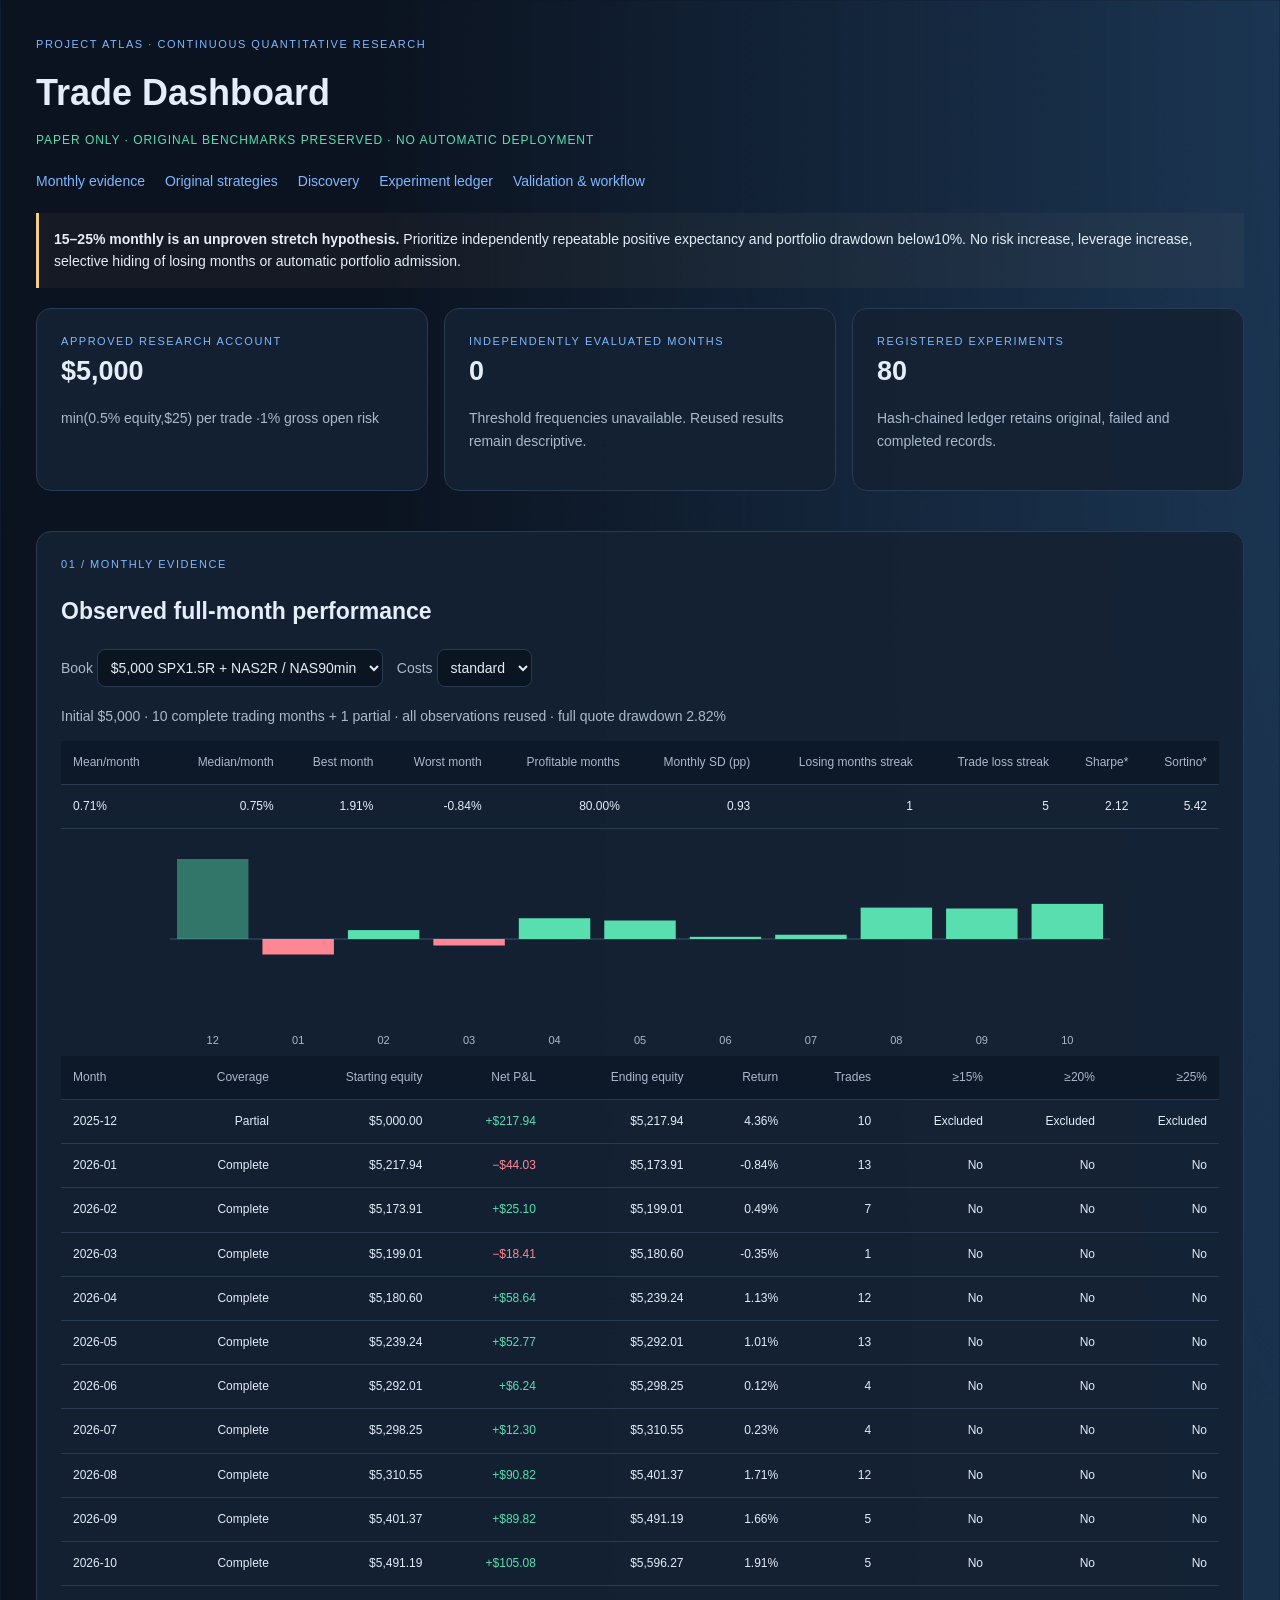
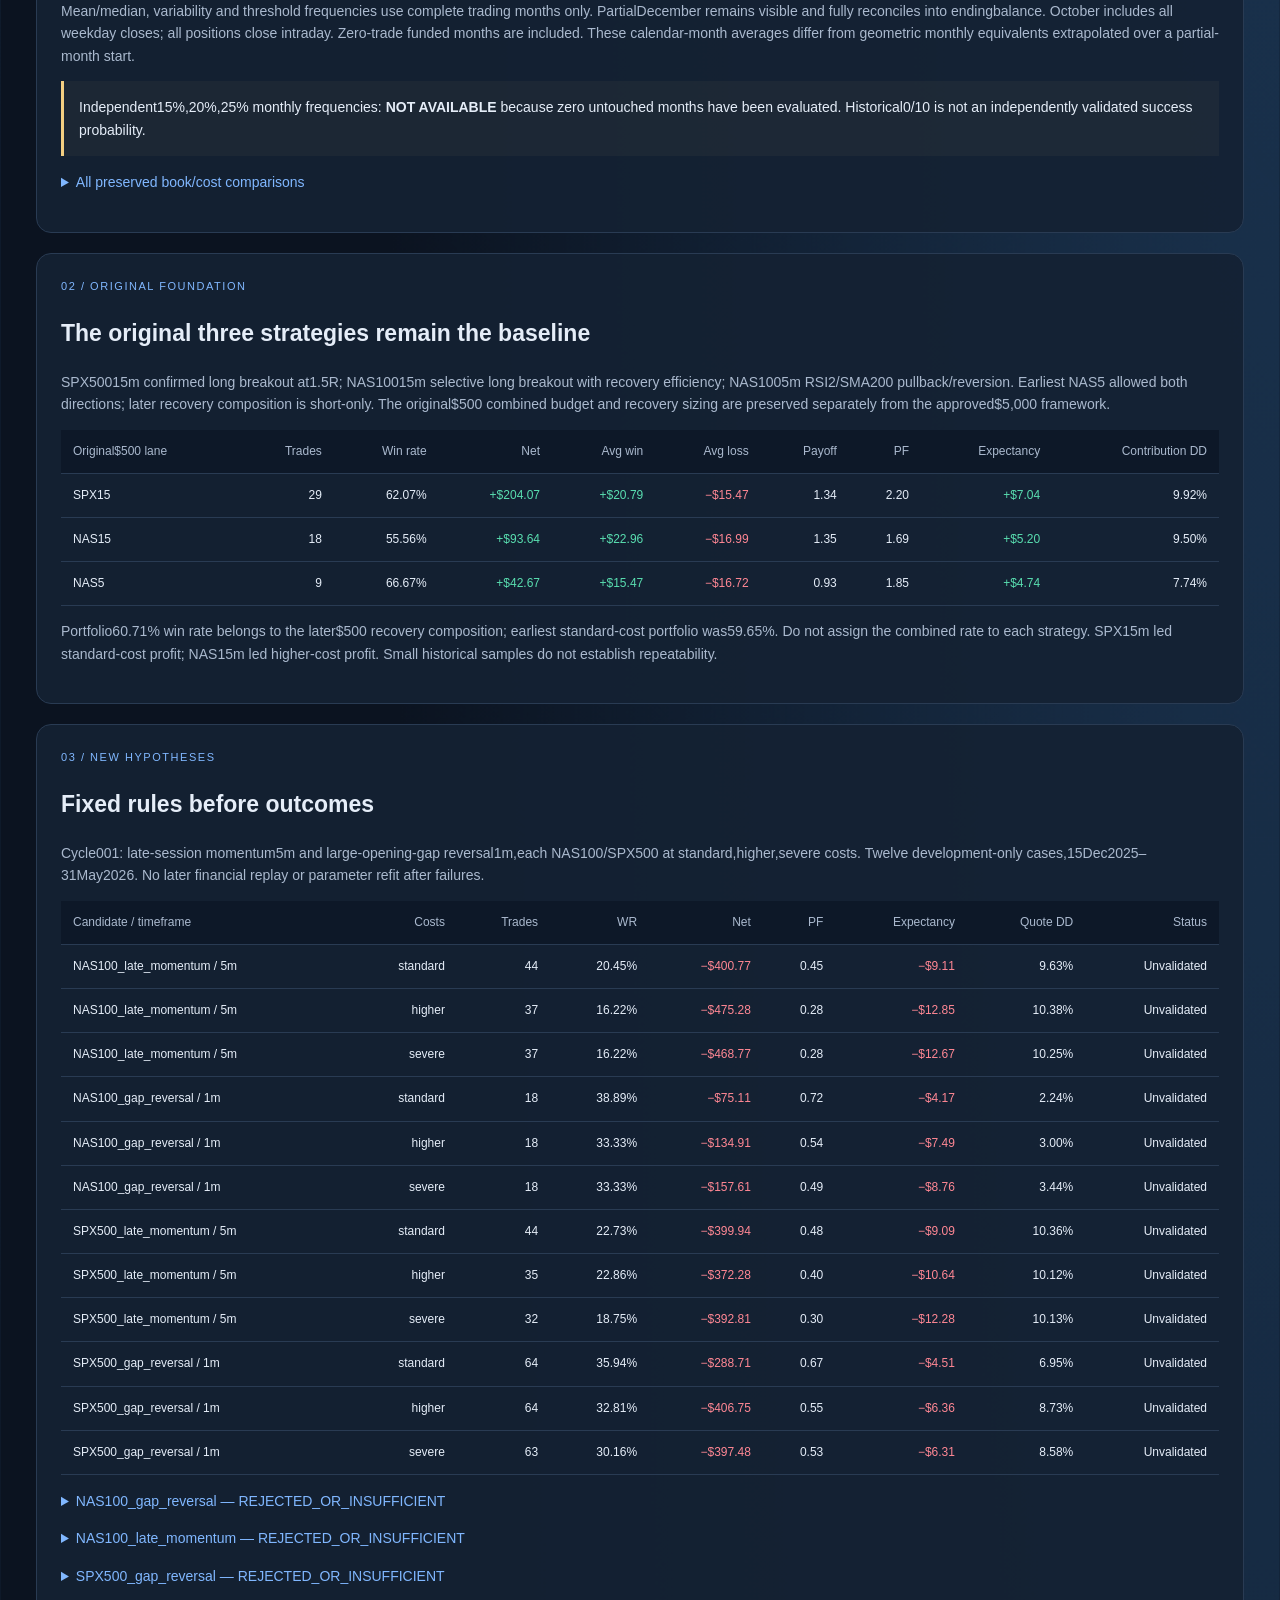
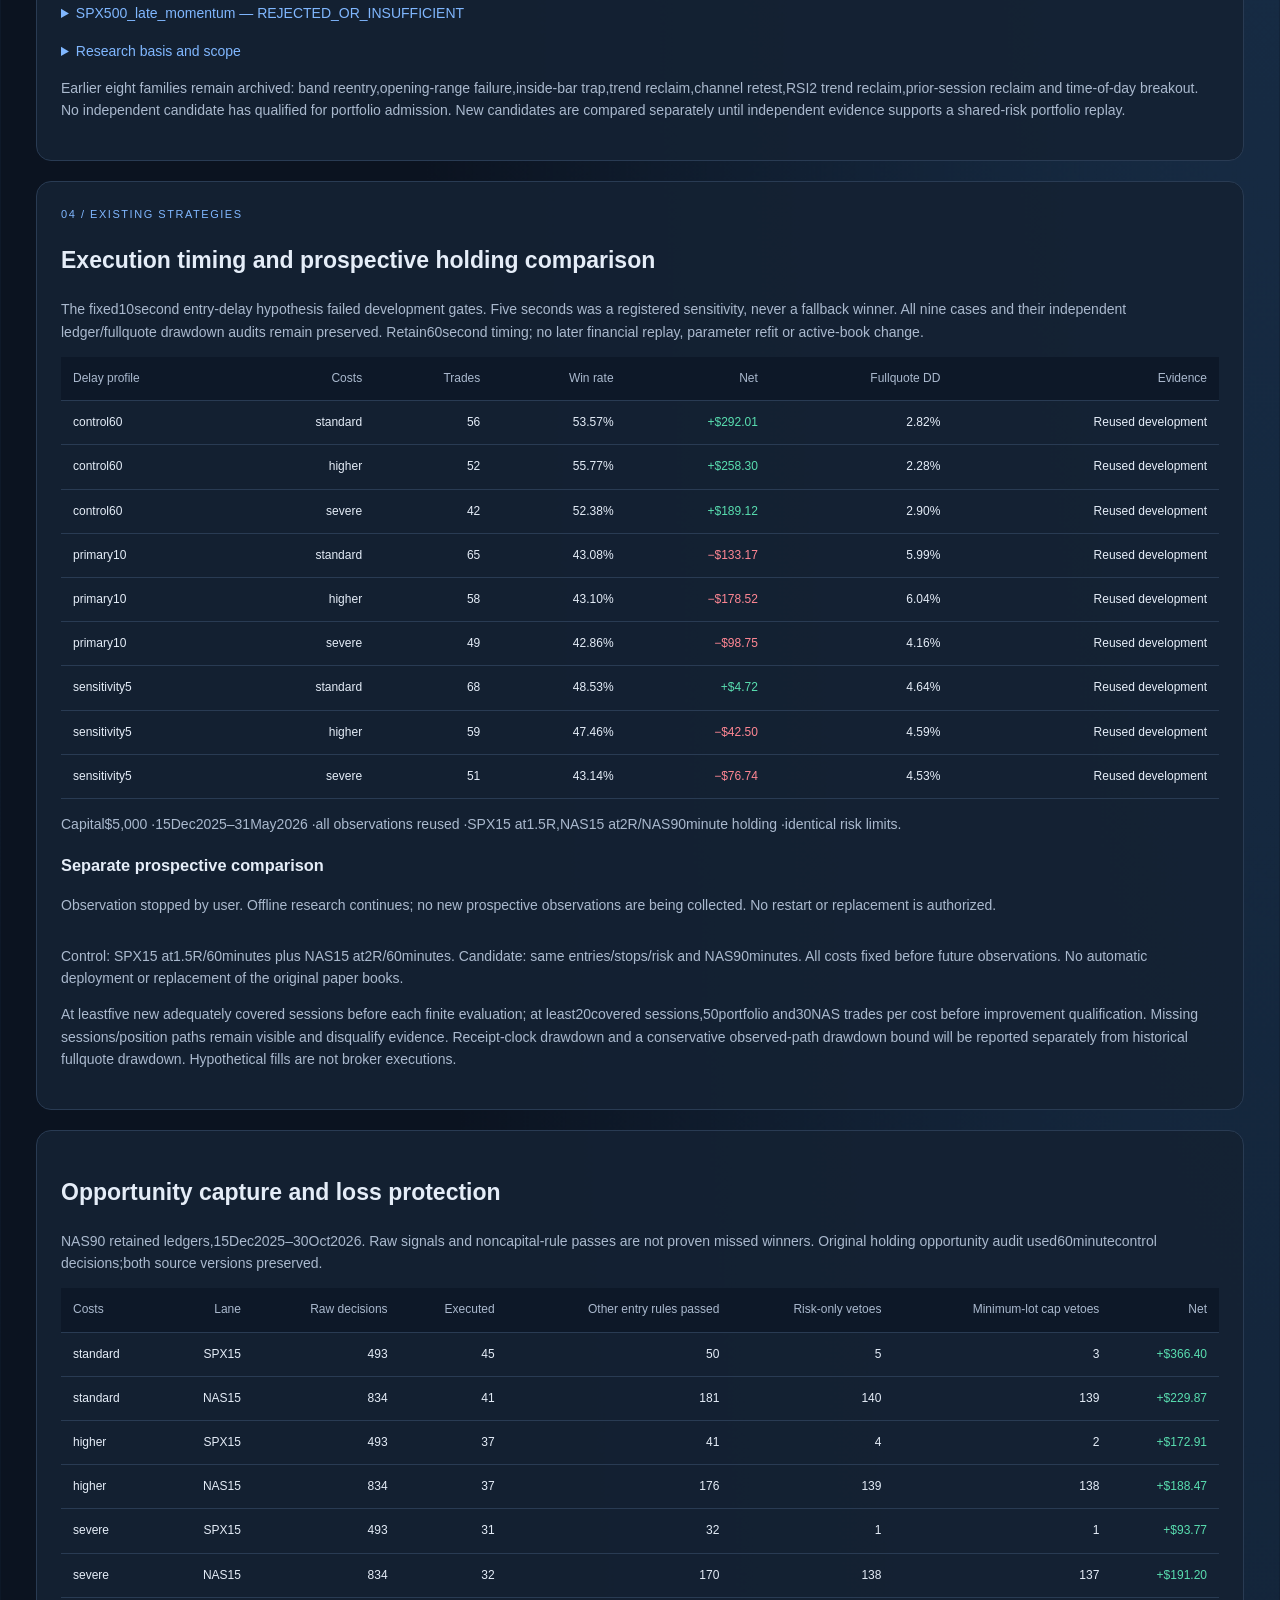
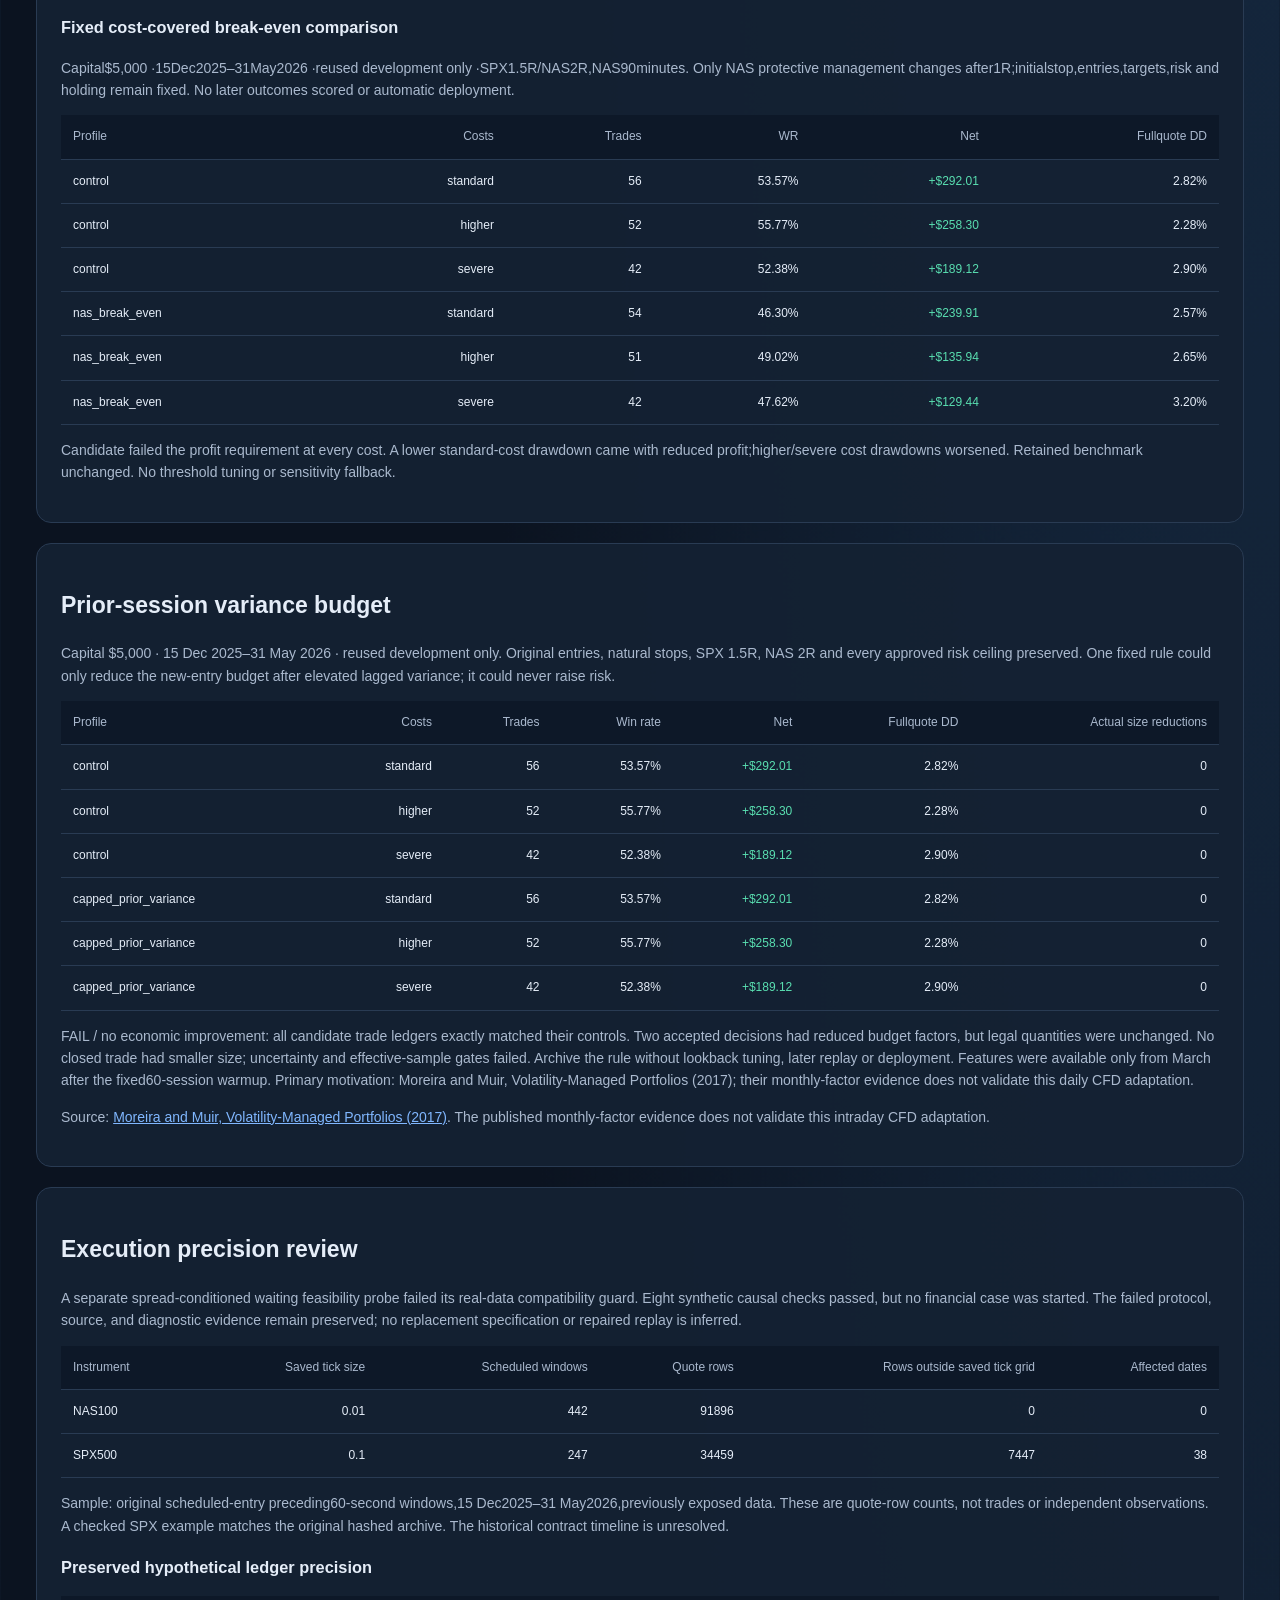
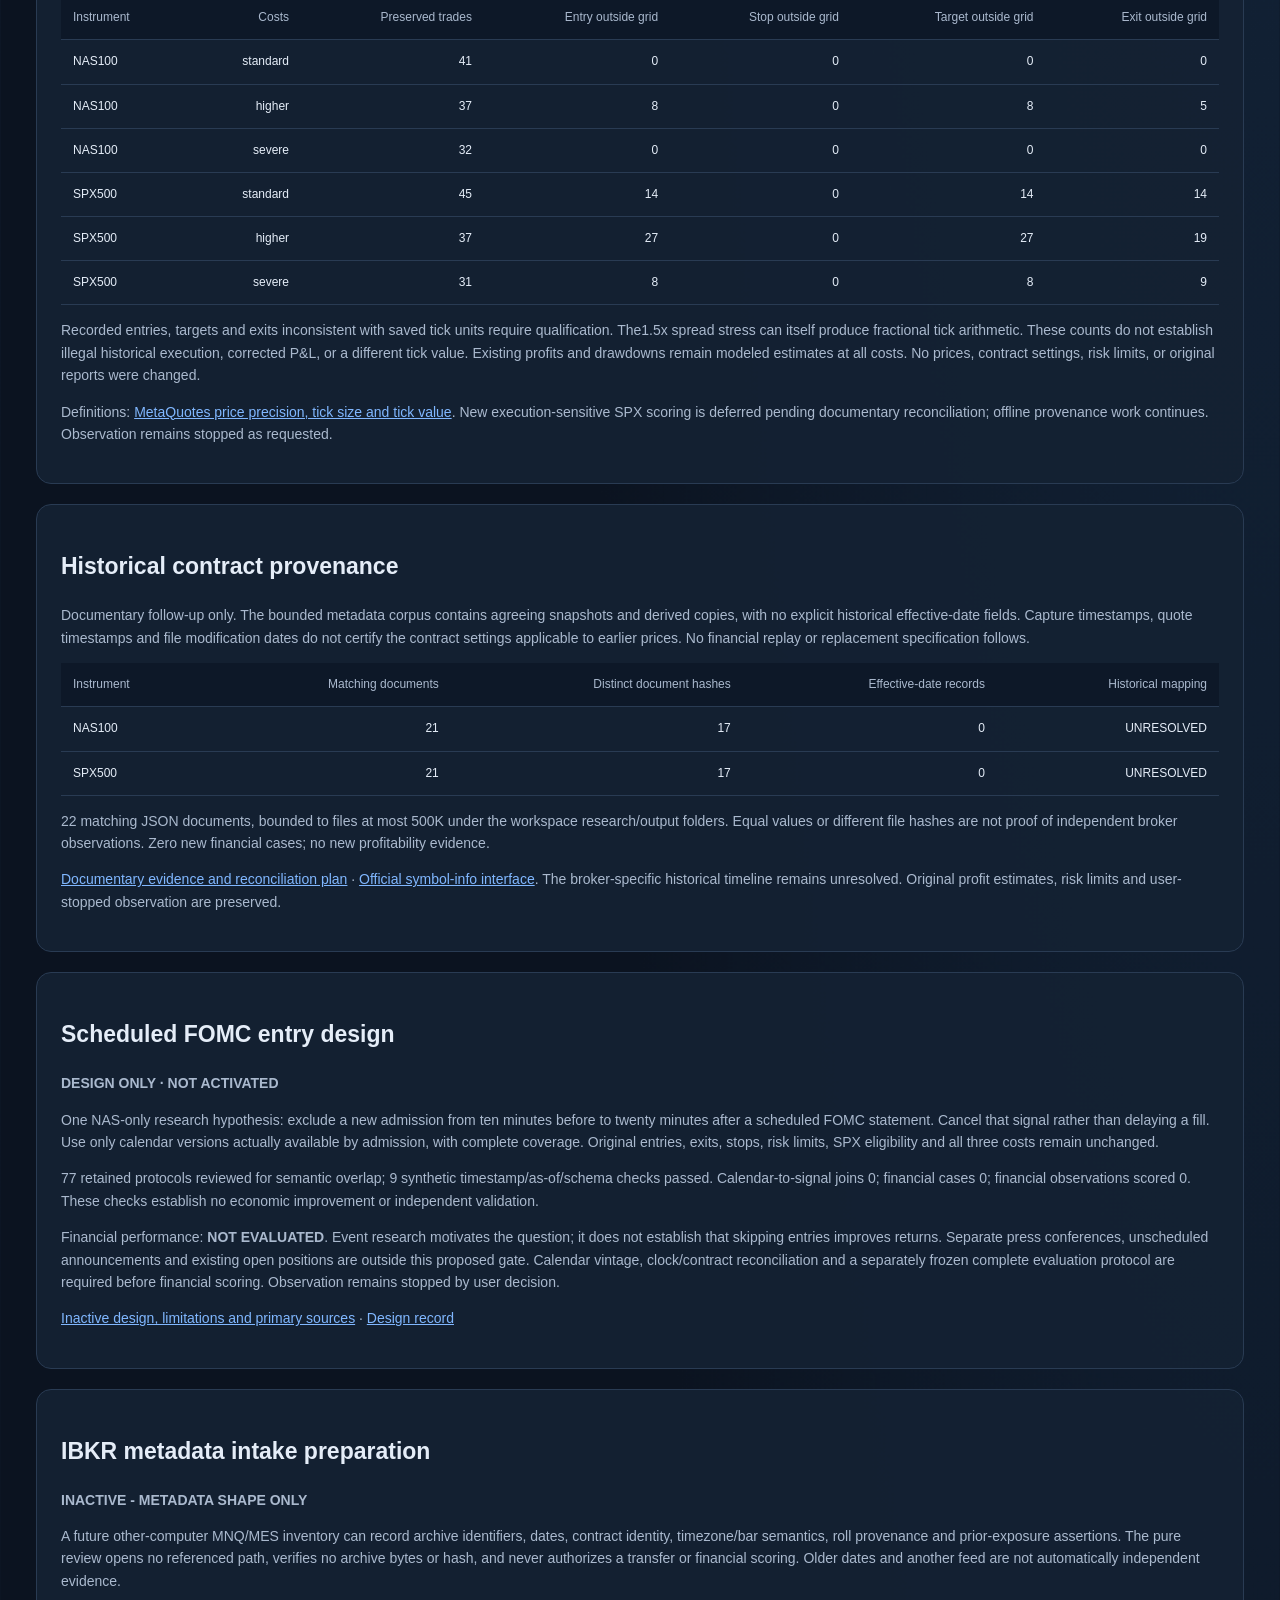
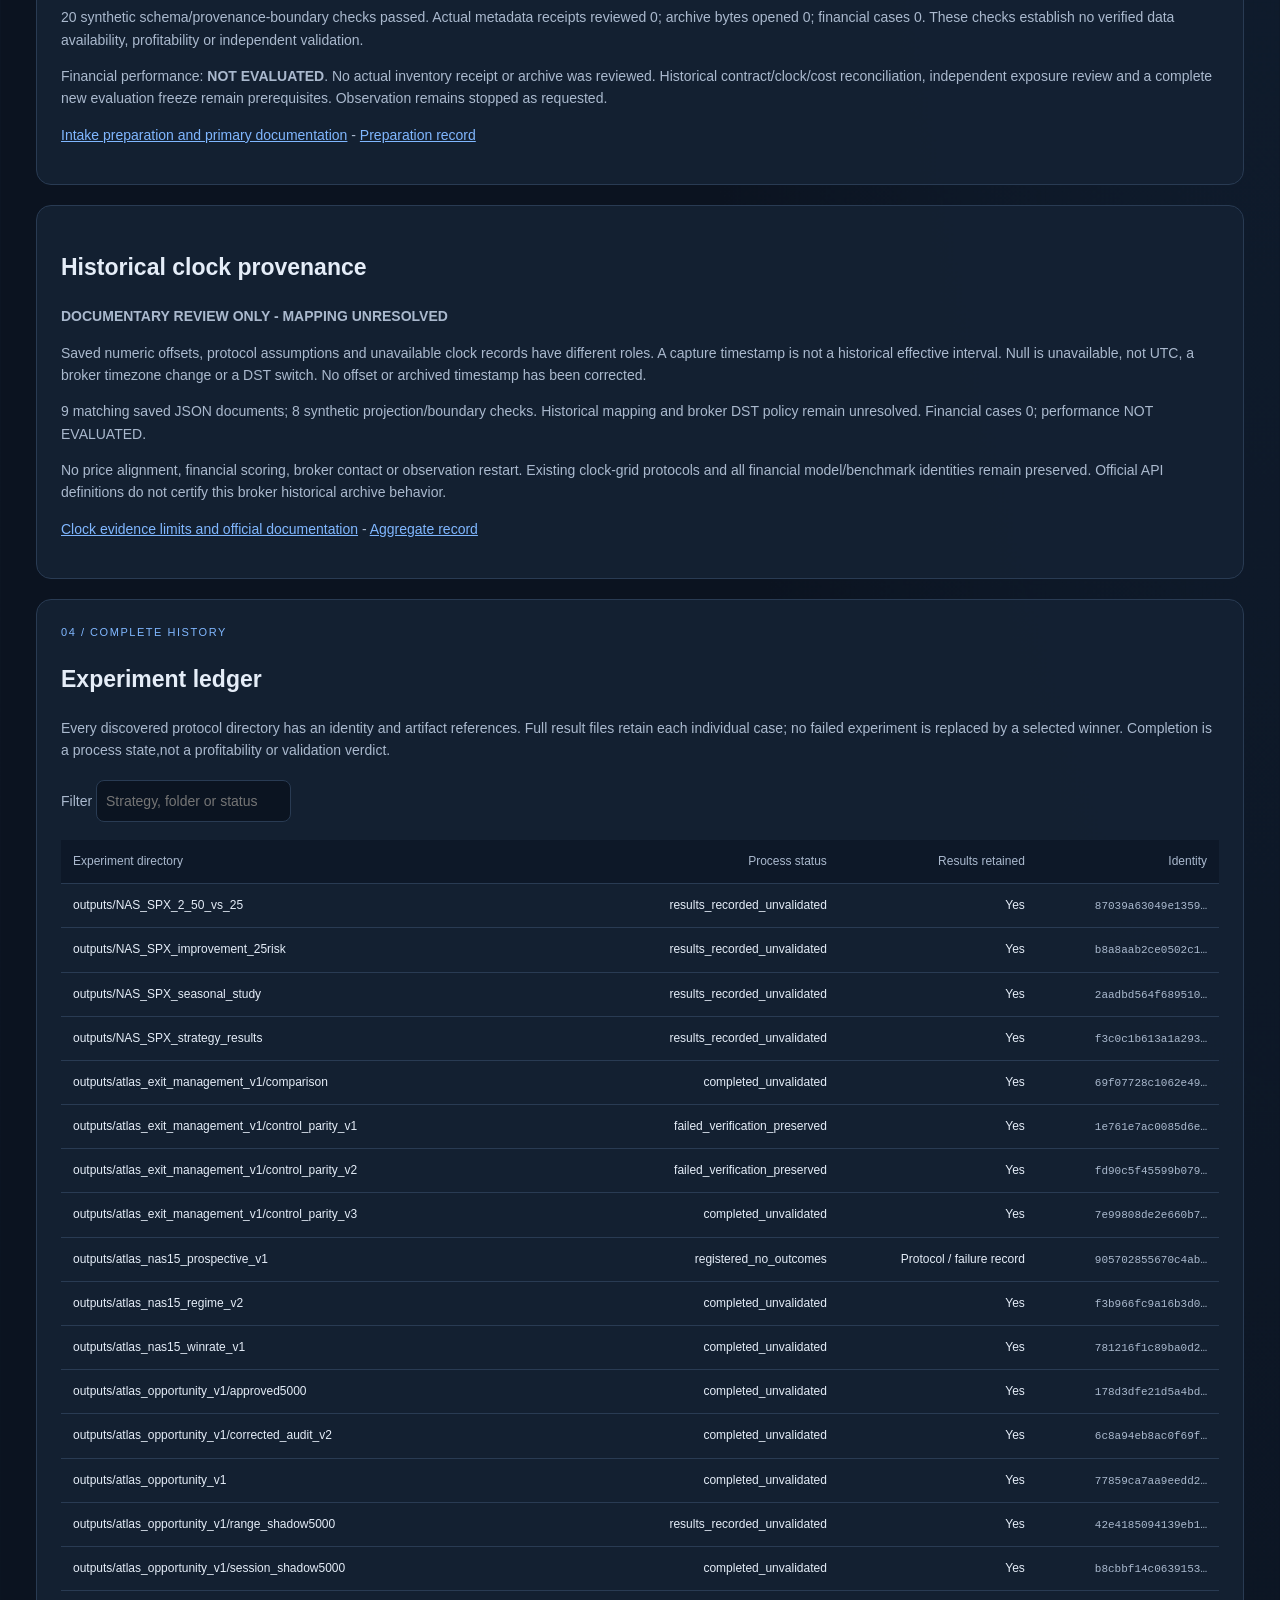
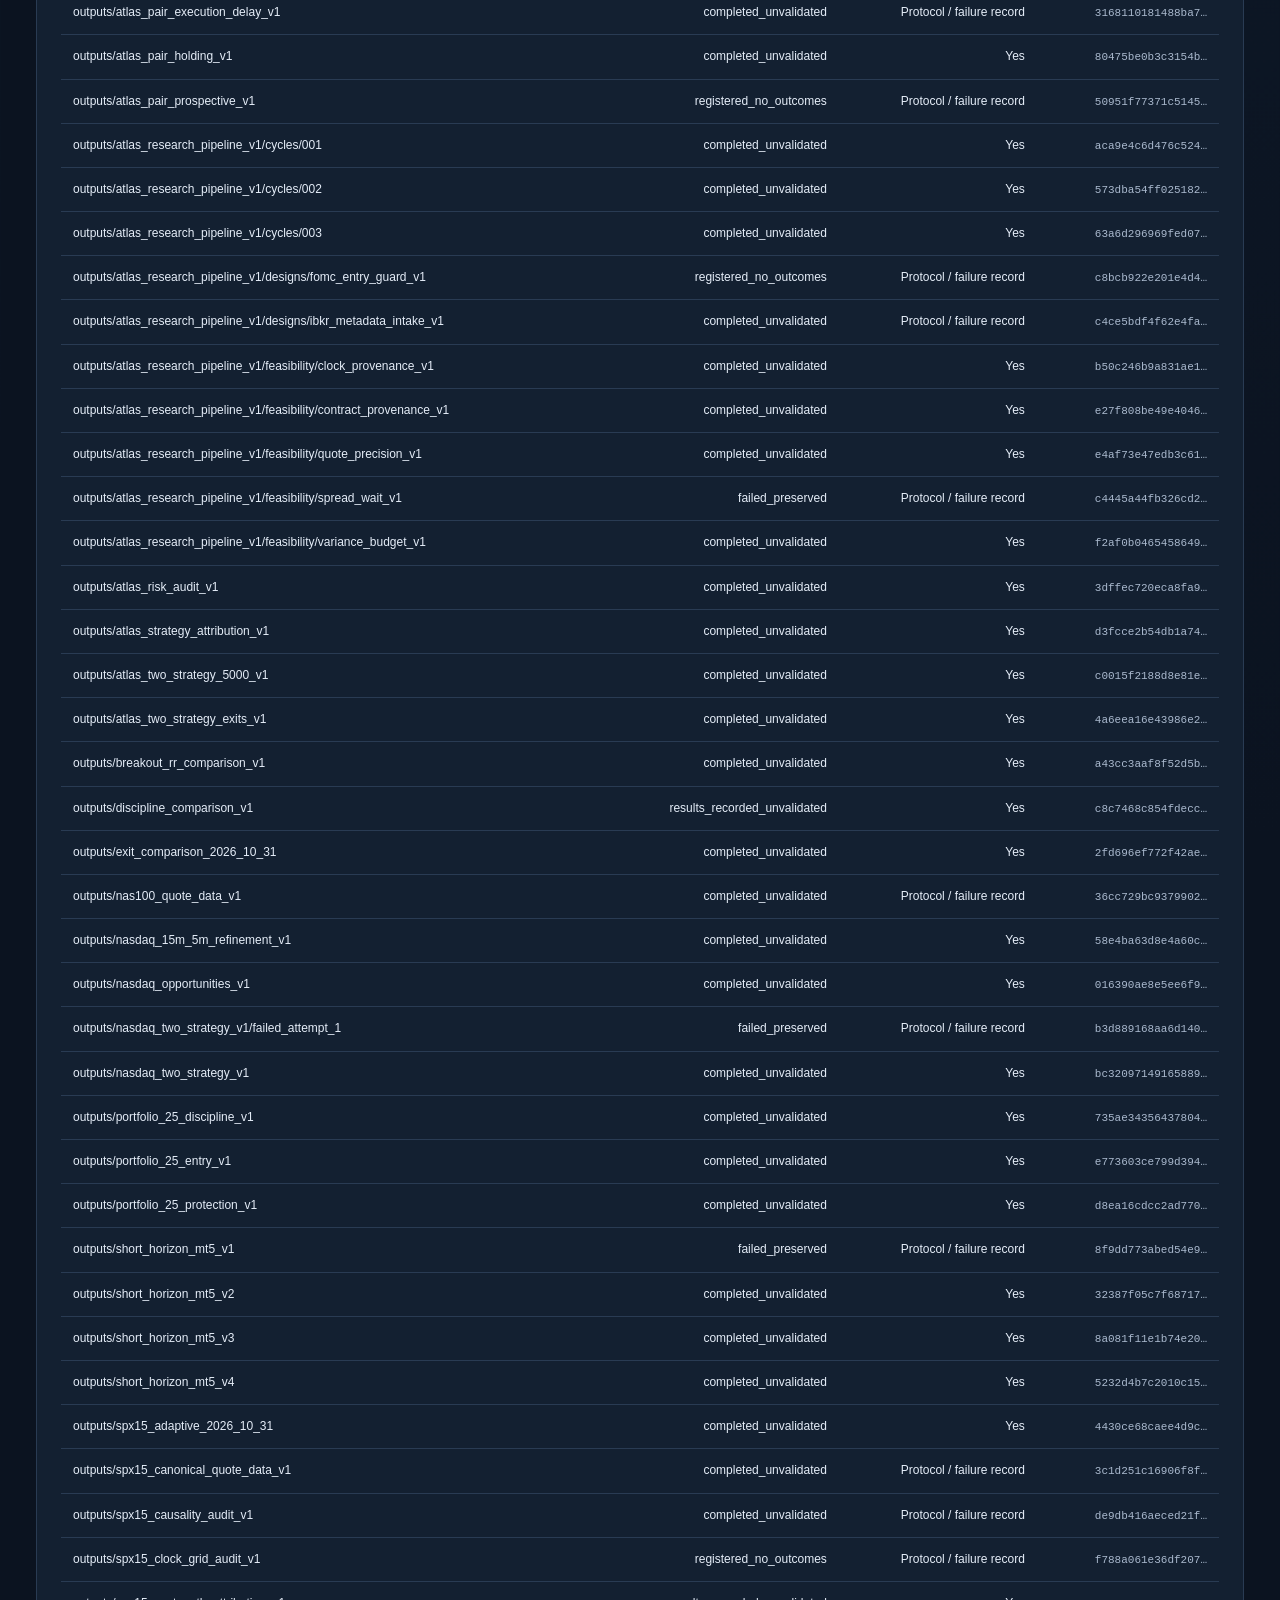
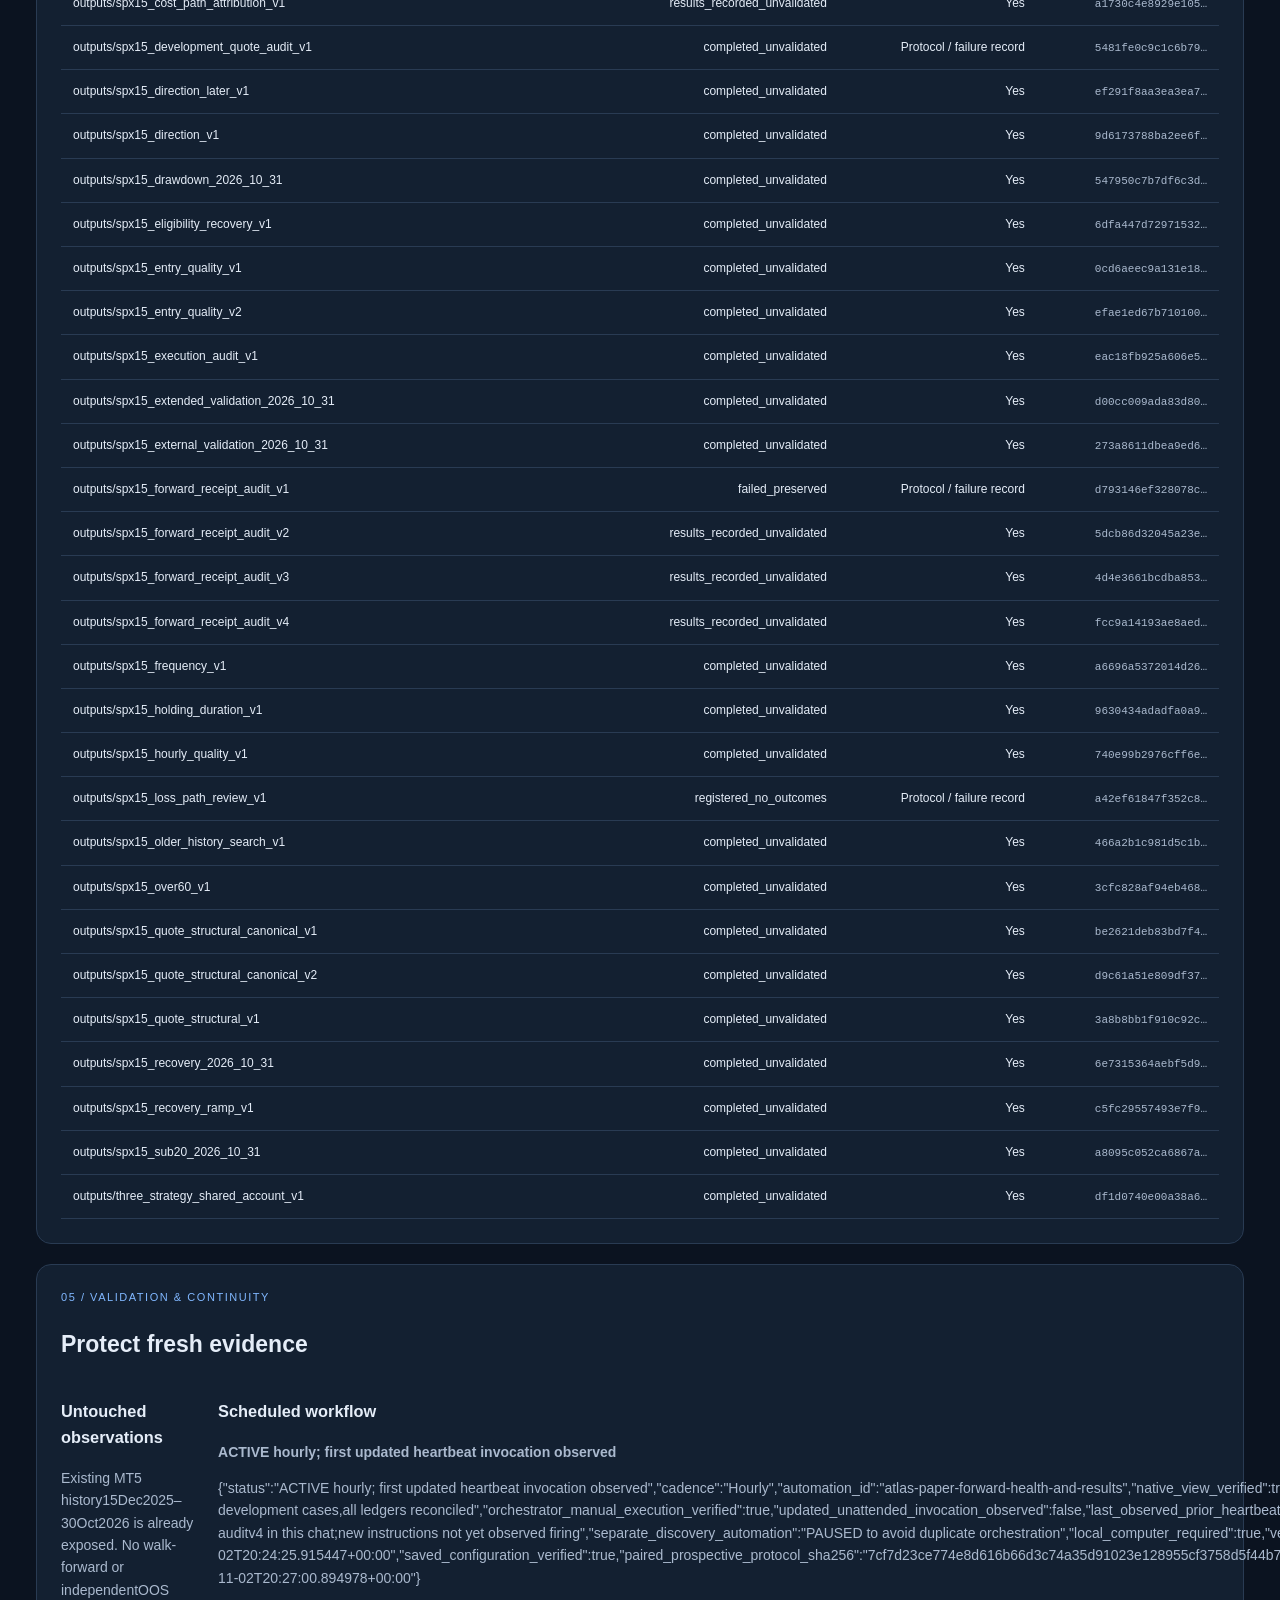
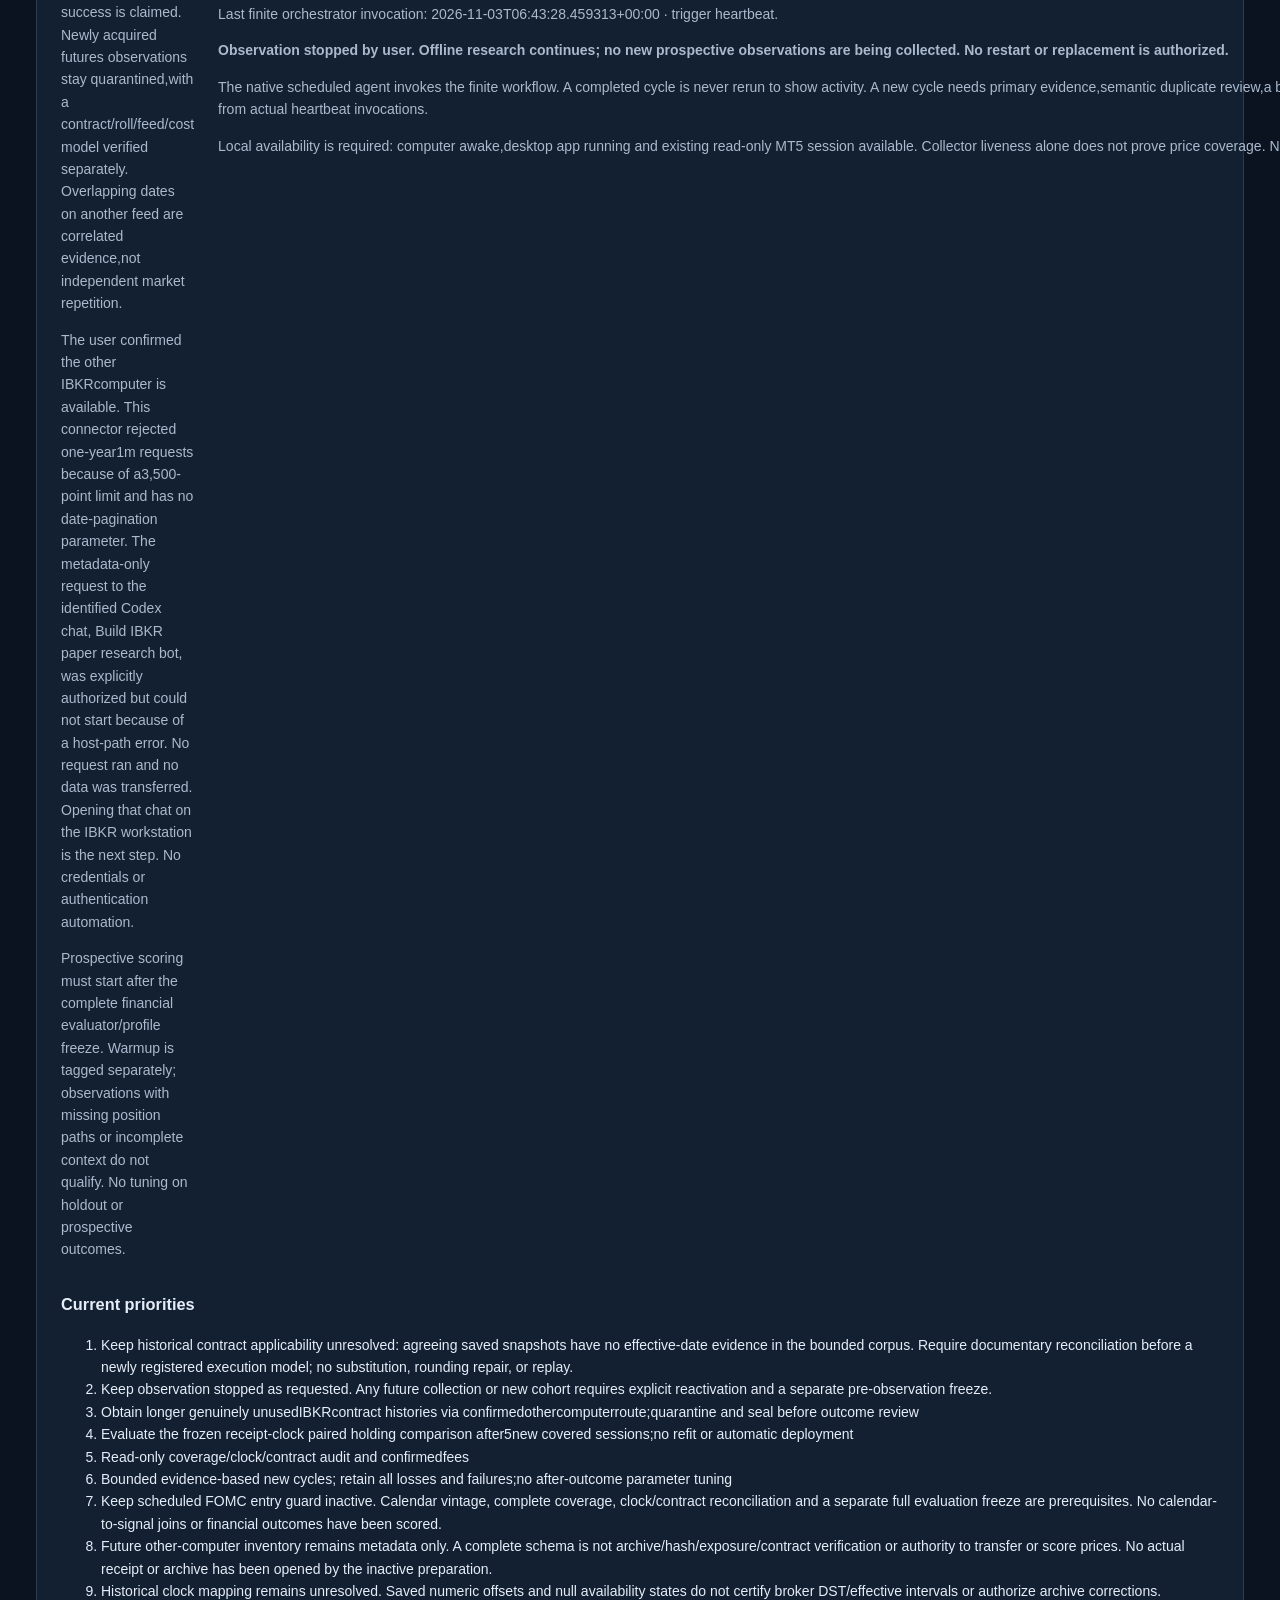
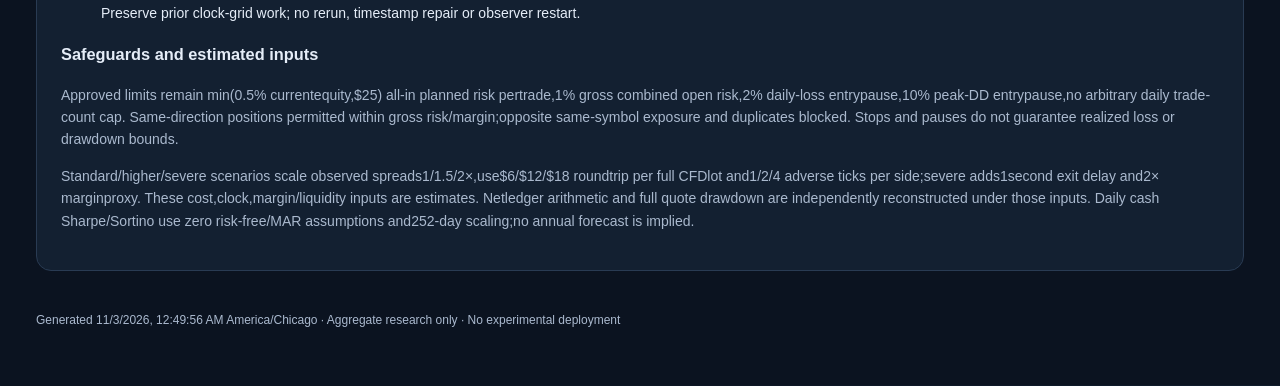
<file: research/atlas-continuous/2026-11-02/index.html>
<!doctype html><html lang="en"><head><meta charset="utf-8"><meta name="viewport" content="width=device-width,initial-scale=1"><title>Trade Dashboard</title><style>:root{color-scheme:dark;--bg:#0b1320;--p:#142133;--line:#293b53;--muted:#aab9ce;--green:#59deb0;--red:#ff8794}*{box-sizing:border-box}body{margin:0;background:radial-gradient(ellipse at top right,#1b3552,transparent 50%),var(--bg);color:#e5edf8;font:14px/1.6 "Segoe UI",sans-serif}main{max-width:1500px;margin:auto;padding:36px}h1{font-size:36px;margin:10px 0}h2{font-size:23px}p,small{color:var(--muted)}section,.card{padding:24px;background:#142133e8;border:1px solid var(--line);border-radius:15px;margin:20px 0;transition:border-color .3s}section:hover{border-color:#496483}nav{display:flex;gap:20px;flex-wrap:wrap;margin:20px 0}a{color:#80b7ff}nav a{text-decoration:none}.eyebrow{font-size:11px;letter-spacing:.14em;color:#80b7ff}.badge{color:var(--green);font-size:12px;letter-spacing:.08em}.notice{border-left:3px solid #f4cf82;padding:15px;background:#f4cf820a}.cards{display:grid;grid-template-columns:repeat(3,minmax(0,1fr));gap:16px}.card strong{font-size:27px}.controls{display:flex;gap:14px;align-items:center;flex-wrap:wrap;margin:18px 0}select,input,button{background:#0b1421;border:1px solid var(--line);border-radius:8px;color:#e5edf8;padding:9px;font:inherit}label{color:var(--muted)}.scroll{overflow:auto}table{width:100%;border-collapse:collapse;font-size:12px;white-space:nowrap}td,th{text-align:right;padding:12px;border-bottom:1px solid var(--line)}td:first-child,th:first-child{text-align:left}th{font-weight:500;color:var(--muted);background:#0d1828}tr:hover{background:#80b7ff08}.pos{color:var(--green)}.neg{color:var(--red)}.tag{border:1px solid var(--line);border-radius:5px;padding:3px 8px;font-size:11px;color:#f4cf82}.cols{display:grid;grid-template-columns:1fr 1fr;gap:24px}.chart{width:100%;height:220px}details{margin:15px 0}summary{cursor:pointer;color:#80b7ff}.hash{overflow-wrap:anywhere;font:11px monospace;color:var(--muted)}footer{font-size:12px;color:var(--muted);padding:20px 0}section{scroll-margin-top:20px}@media(max-width:850px){main{padding:20px}.cards,.cols{grid-template-columns:1fr}h1{font-size:29px}}@media(prefers-reduced-motion:reduce){*{transition:none!important;scroll-behavior:auto!important}}</style></head><body><main><div class="eyebrow">PROJECT ATLAS · CONTINUOUS QUANTITATIVE RESEARCH</div><h1>Trade Dashboard</h1><div class="badge">PAPER ONLY · ORIGINAL BENCHMARKS PRESERVED · NO AUTOMATIC DEPLOYMENT</div><nav><a href="#monthly">Monthly evidence</a><a href="#baseline">Original strategies</a><a href="#discovery">Discovery</a><a href="#registry">Experiment ledger</a><a href="#validation">Validation & workflow</a></nav><div class="notice"><strong>15–25% monthly is an unproven stretch hypothesis.</strong> Prioritize independently repeatable positive expectancy and portfolio drawdown below10%. No risk increase, leverage increase, selective hiding of losing months or automatic portfolio admission.</div><div class="cards"><div class="card"><div class="eyebrow">APPROVED RESEARCH ACCOUNT</div><strong>$5,000</strong><p>min(0.5% equity,$25) per trade ·1% gross open risk</p></div><div class="card"><div class="eyebrow">INDEPENDENTLY EVALUATED MONTHS</div><strong>0</strong><p>Threshold frequencies unavailable. Reused results remain descriptive.</p></div><div class="card"><div class="eyebrow">REGISTERED EXPERIMENTS</div><strong id="expCount"></strong><p>Hash-chained ledger retains original, failed and completed records.</p></div></div>
<section id="monthly"><div class="eyebrow">01 / MONTHLY EVIDENCE</div><h2>Observed full-month performance</h2><div class="controls"><label>Book <select id="book"></select></label><label>Costs <select id="cost"><option>standard</option><option>higher</option><option>severe</option></select></label></div><p id="monthNote"></p><div id="monthlySummary" class="scroll"></div><svg id="bars" class="chart" role="img" aria-label="Every funded monthly return including partial months"></svg><div id="monthlyRows" class="scroll"></div><p>Mean/median, variability and threshold frequencies use complete trading months only. PartialDecember remains visible and fully reconciles into endingbalance. October includes all weekday closes; all positions close intraday. Zero-trade funded months are included. These calendar-month averages differ from geometric monthly equivalents extrapolated over a partial-month start.</p><div class="notice">Independent15%,20%,25% monthly frequencies: <strong>NOT AVAILABLE</strong> because zero untouched months have been evaluated. Historical0/10 is not an independently validated success probability.</div><details><summary>All preserved book/cost comparisons</summary><div id="allBooks" class="scroll"></div></details></section>
<section id="baseline"><div class="eyebrow">02 / ORIGINAL FOUNDATION</div><h2>The original three strategies remain the baseline</h2><p>SPX50015m confirmed long breakout at1.5R; NAS10015m selective long breakout with recovery efficiency; NAS1005m RSI2/SMA200 pullback/reversion. Earliest NAS5 allowed both directions; later recovery composition is short-only. The original$500 combined budget and recovery sizing are preserved separately from the approved$5,000 framework.</p><div id="originals" class="scroll"></div><p>Portfolio60.71% win rate belongs to the later$500 recovery composition; earliest standard-cost portfolio was59.65%. Do not assign the combined rate to each strategy. SPX15m led standard-cost profit; NAS15m led higher-cost profit. Small historical samples do not establish repeatability.</p></section>
<section id="discovery"><div class="eyebrow">03 / NEW HYPOTHESES</div><h2>Fixed rules before outcomes</h2><p>Cycle001: late-session momentum5m and large-opening-gap reversal1m,each NAS100/SPX500 at standard,higher,severe costs. Twelve development-only cases,15Dec2025–31May2026. No later financial replay or parameter refit after failures.</p><div id="newRows" class="scroll"></div><div id="newDecisions"></div><details><summary>Research basis and scope</summary><p><a href="https://doi.org/10.1016/j.jfineco.2018.05.009">Gao etal.,Market intraday momentum</a> motivates the late-session hypothesis; <a href="https://doi.org/10.1016/j.jbankfin.2004.04.006">Grant etal.,Intraday price reversals</a> motivates the gap hypothesis. Fixed protective stops,RR and causal confirmation are our CFD adaptations,not published performance claims. Broker tick counts are not exchange volume or orderbook evidence.</p><p>Late momentum requires first-half-hour and preceding-half-hour direction agreement,one observed entry after15:30 with a completed5m stop and2R target. Gap reversal requires20bp opening gap and the first completed1m reversal after09:40,opening-extreme stop,1.5R and11:00 deadline. One opening-gap event is a signal definition,not an account daily trade quota.</p></details><p>Earlier eight families remain archived: band reentry,opening-range failure,inside-bar trap,trend reclaim,channel retest,RSI2 trend reclaim,prior-session reclaim and time-of-day breakout. No independent candidate has qualified for portfolio admission. New candidates are compared separately until independent evidence supports a shared-risk portfolio replay.</p></section>
<section id="recent"><div class="eyebrow">04 / EXISTING STRATEGIES</div><h2>Execution timing and prospective holding comparison</h2><p>The fixed10second entry-delay hypothesis failed development gates. Five seconds was a registered sensitivity, never a fallback winner. All nine cases and their independent ledger/fullquote drawdown audits remain preserved. Retain60second timing; no later financial replay, parameter refit or active-book change.</p><div id="delayRows" class="scroll"></div><p>Capital$5,000 ·15Dec2025–31May2026 ·all observations reused ·SPX15 at1.5R,NAS15 at2R/NAS90minute holding ·identical risk limits.</p><h3>Separate prospective comparison</h3><p id="prospectiveState"></p><div id="prospectiveRows" class="scroll"></div><p>Control: SPX15 at1.5R/60minutes plus NAS15 at2R/60minutes. Candidate: same entries/stops/risk and NAS90minutes. All costs fixed before future observations. No automatic deployment or replacement of the original paper books.</p><p>At leastfive new adequately covered sessions before each finite evaluation; at least20covered sessions,50portfolio and30NAS trades per cost before improvement qualification. Missing sessions/position paths remain visible and disqualify evidence. Receipt-clock drawdown and a conservative observed-path drawdown bound will be reported separately from historical fullquote drawdown. Hypothetical fills are not broker executions.</p></section><section id="bottleneck"><h2>Opportunity capture and loss protection</h2><p id="bottleneckNote"></p><div id="bottleneckRows" class="scroll"></div><h3>Fixed cost-covered break-even comparison</h3><p>Capital$5,000 ·15Dec2025–31May2026 ·reused development only ·SPX1.5R/NAS2R,NAS90minutes. Only NAS protective management changes after1R;initialstop,entries,targets,risk and holding remain fixed. No later outcomes scored or automatic deployment.</p><div id="beRows" class="scroll"></div><p>Candidate failed the profit requirement at every cost. A lower standard-cost drawdown came with reduced profit;higher/severe cost drawdowns worsened. Retained benchmark unchanged. No threshold tuning or sensitivity fallback.</p></section><section id="variance"><h2>Prior-session variance budget</h2><p>Capital $5,000 · 15 Dec 2025–31 May 2026 · reused development only. Original entries, natural stops, SPX 1.5R, NAS 2R and every approved risk ceiling preserved. One fixed rule could only reduce the new-entry budget after elevated lagged variance; it could never raise risk.</p><div id="varianceRows" class="scroll"></div><p id="varianceNote"></p><p>Source: <a href="https://amoreira2.github.io/alan-moreira.github.io/VolPortfolios_published.pdf">Moreira and Muir, Volatility-Managed Portfolios (2017)</a>. The published monthly-factor evidence does not validate this intraday CFD adaptation.</p></section><section id="precision"><h2>Execution precision review</h2><p>A separate spread-conditioned waiting feasibility probe failed its real-data compatibility guard. Eight synthetic causal checks passed, but no financial case was started. The failed protocol, source, and diagnostic evidence remain preserved; no replacement specification or repaired replay is inferred.</p><div id="precisionRows" class="scroll"></div><p>Sample: original scheduled-entry preceding60-second windows,15 Dec2025–31 May2026,previously exposed data. These are quote-row counts, not trades or independent observations. A checked SPX example matches the original hashed archive. The historical contract timeline is unresolved.</p><h3>Preserved hypothetical ledger precision</h3><div id="precisionFillRows" class="scroll"></div><p>Recorded entries, targets and exits inconsistent with saved tick units require qualification. The1.5x spread stress can itself produce fractional tick arithmetic. These counts do not establish illegal historical execution, corrected P&amp;L, or a different tick value. Existing profits and drawdowns remain modeled estimates at all costs. No prices, contract settings, risk limits, or original reports were changed.</p><p>Definitions: <a href="https://www.mql5.com/en/book/automation/symbols/symbols_point_tick">MetaQuotes price precision, tick size and tick value</a>. New execution-sensitive SPX scoring is deferred pending documentary reconciliation; offline provenance work continues. Observation remains stopped as requested.</p></section><section id="contract-provenance"><h2>Historical contract provenance</h2><p>Documentary follow-up only. The bounded metadata corpus contains agreeing snapshots and derived copies, with no explicit historical effective-date fields. Capture timestamps, quote timestamps and file modification dates do not certify the contract settings applicable to earlier prices. No financial replay or replacement specification follows.</p><div id="contractProvenanceRows" class="scroll"></div><p id="contractProvenanceNote"></p><p><a href="contract-provenance.html">Documentary evidence and reconciliation plan</a> · <a href="https://www.mql5.com/en/docs/python_metatrader5/mt5symbolinfo_py">Official symbol-info interface</a>. The broker-specific historical timeline remains unresolved. Original profit estimates, risk limits and user-stopped observation are preserved.</p></section><section id="fomc-design"><h2>Scheduled FOMC entry design</h2><p><strong>DESIGN ONLY · NOT ACTIVATED</strong></p><p>One NAS-only research hypothesis: exclude a new admission from ten minutes before to twenty minutes after a scheduled FOMC statement. Cancel that signal rather than delaying a fill. Use only calendar versions actually available by admission, with complete coverage. Original entries, exits, stops, risk limits, SPX eligibility and all three costs remain unchanged.</p><p id="fomcDesignNote"></p><p>Financial performance: <strong>NOT EVALUATED</strong>. Event research motivates the question; it does not establish that skipping entries improves returns. Separate press conferences, unscheduled announcements and existing open positions are outside this proposed gate. Calendar vintage, clock/contract reconciliation and a separately frozen complete evaluation protocol are required before financial scoring. Observation remains stopped by user decision.</p><p><a href="fomc-entry-design.html">Inactive design, limitations and primary sources</a> · <a href="fomc-entry-design.json">Design record</a></p></section><section id="metadata-intake"><h2>IBKR metadata intake preparation</h2><p><strong>INACTIVE - METADATA SHAPE ONLY</strong></p><p>A future other-computer MNQ/MES inventory can record archive identifiers, dates, contract identity, timezone/bar semantics, roll provenance and prior-exposure assertions. The pure review opens no referenced path, verifies no archive bytes or hash, and never authorizes a transfer or financial scoring. Older dates and another feed are not automatically independent evidence.</p><p id="metadataIntakeNote"></p><p>Financial performance: <strong>NOT EVALUATED</strong>. No actual inventory receipt or archive was reviewed. Historical contract/clock/cost reconciliation, independent exposure review and a complete new evaluation freeze remain prerequisites. Observation remains stopped as requested.</p><p><a href="ibkr-metadata-intake.html">Intake preparation and primary documentation</a> - <a href="ibkr-metadata-intake.json">Preparation record</a></p></section><section id="clock-provenance"><h2>Historical clock provenance</h2><p><strong>DOCUMENTARY REVIEW ONLY - MAPPING UNRESOLVED</strong></p><p>Saved numeric offsets, protocol assumptions and unavailable clock records have different roles. A capture timestamp is not a historical effective interval. Null is unavailable, not UTC, a broker timezone change or a DST switch. No offset or archived timestamp has been corrected.</p><p id="clockProvenanceNote"></p><p>No price alignment, financial scoring, broker contact or observation restart. Existing clock-grid protocols and all financial model/benchmark identities remain preserved. Official API definitions do not certify this broker historical archive behavior.</p><p><a href="clock-provenance.html">Clock evidence limits and official documentation</a> - <a href="clock-provenance.json">Aggregate record</a></p></section><section id="registry"><div class="eyebrow">04 / COMPLETE HISTORY</div><h2>Experiment ledger</h2><p>Every discovered protocol directory has an identity and artifact references. Full result files retain each individual case; no failed experiment is replaced by a selected winner. Completion is a process state,not a profitability or validation verdict.</p><div class="controls"><label>Filter <input id="filter" placeholder="Strategy, folder or status"></label></div><div id="registryRows" class="scroll"></div></section>
<section id="validation"><div class="eyebrow">05 / VALIDATION & CONTINUITY</div><h2>Protect fresh evidence</h2><div class="cols"><div><h3>Untouched observations</h3><p>Existing MT5 history15Dec2025–30Oct2026 is already exposed. No walk-forward or independentOOS success is claimed. Newly acquired futures observations stay quarantined,with a contract/roll/feed/cost model verified separately. Overlapping dates on another feed are correlated evidence,not independent market repetition.</p><p>The user confirmed the other IBKRcomputer is available. This connector rejected one-year1m requests because of a3,500-point limit and has no date-pagination parameter. The metadata-only request to the identified Codex chat, Build IBKR paper research bot, was explicitly authorized but could not start because of a host-path error. No request ran and no data was transferred. Opening that chat on the IBKR workstation is the next step. No credentials or authentication automation.</p><p>Prospective scoring must start after the complete financial evaluator/profile freeze. Warmup is tagged separately; observations with missing position paths or incomplete context do not qualify. No tuning on holdout or prospective outcomes.</p></div><div><h3>Scheduled workflow</h3><div id="schedule"></div><p>The native scheduled agent invokes the finite workflow. A completed cycle is never rerun to show activity. A new cycle needs primary evidence,semantic duplicate review,a bounded preregistered rule set,source/data identities and full failure retention. Logs distinguish manual verification from actual heartbeat invocations.</p><p>Local availability is required: computer awake,desktop app running and existing read-only MT5 session available. Collector liveness alone does not prove price coverage. No duplicate collector,restart of old supervisors,live-capital orders or experimental deployment.</p></div></div><h3>Current priorities</h3><ol id="priorities"></ol><h3>Safeguards and estimated inputs</h3><p>Approved limits remain min(0.5% currentequity,$25) all-in planned risk pertrade,1% gross combined open risk,2% daily-loss entrypause,10% peak-DD entrypause,no arbitrary daily trade-count cap. Same-direction positions permitted within gross risk/margin;opposite same-symbol exposure and duplicates blocked. Stops and pauses do not guarantee realized loss or drawdown bounds.</p><p>Standard/higher/severe scenarios scale observed spreads1/1.5/2×,use$6/$12/$18 roundtrip per full CFDlot and1/2/4 adverse ticks per side;severe adds1second exit delay and2× marginproxy. These cost,clock,margin/liquidity inputs are estimates. Netledger arithmetic and full quote drawdown are independently reconstructed under those inputs. Daily cash Sharpe/Sortino use zero risk-free/MAR assumptions and252-day scaling;no annual forecast is implied.</p></section><footer id="footer"></footer></main><script id="data" type="application/json">{"created_utc":"2026-11-03T06:49:56.500974+00:00","objective":"Investigate15/20/25percent monthly net as stretchhypotheses;positiveindependentexpectancy first;DDtargetbelow10;no riskincreases","monthly":[{"book":"earliest_both_direction","cost":"standard","initial_equity":500.0,"monthly":{"months":[{"month":"2025-12","starting_equity":500.0,"ending_equity":657.8500000000366,"net_pnl":157.8500000000366,"return_pct":31.57000000000732,"trades":16,"complete_trading_month":false,"partial_reason":"Funded window starts/ends within weekday coverage","independent":false},{"month":"2026-01","starting_equity":657.8500000000366,"ending_equity":622.9400000000586,"net_pnl":-34.909999999978,"return_pct":-5.306680854294452,"trades":10,"complete_trading_month":true,"partial_reason":null,"independent":false},{"month":"2026-02","starting_equity":622.9400000000586,"ending_equity":628.2100000000661,"net_pnl":5.270000000007492,"return_pct":0.8459883776939988,"trades":3,"complete_trading_month":true,"partial_reason":null,"independent":false},{"month":"2026-03","starting_equity":628.2100000000661,"ending_equity":628.2100000000661,"net_pnl":0,"return_pct":0.0,"trades":0,"complete_trading_month":true,"partial_reason":null,"independent":false},{"month":"2026-04","starting_equity":628.2100000000661,"ending_equity":670.4100000000592,"net_pnl":42.19999999999309,"return_pct":6.71749892551673,"trades":6,"complete_trading_month":true,"partial_reason":null,"independent":false},{"month":"2026-05","starting_equity":670.4100000000592,"ending_equity":727.2400000000688,"net_pnl":56.83000000000956,"return_pct":8.476902194180358,"trades":9,"complete_trading_month":true,"partial_reason":null,"independent":false},{"month":"2026-06","starting_equity":727.2400000000688,"ending_equity":747.5400000000697,"net_pnl":20.30000000000087,"return_pct":2.7913756119023914,"trades":2,"complete_trading_month":true,"partial_reason":null,"independent":false},{"month":"2026-07","starting_equity":747.5400000000697,"ending_equity":731.0400000000681,"net_pnl":-16.500000000001638,"return_pct":-2.2072397463681006,"trades":3,"complete_trading_month":true,"partial_reason":null,"independent":false},{"month":"2026-08","starting_equity":731.0400000000681,"ending_equity":772.2200000000613,"net_pnl":41.17999999999327,"return_pct":5.6330706938046395,"trades":5,"complete_trading_month":true,"partial_reason":null,"independent":false},{"month":"2026-09","starting_equity":772.2200000000613,"ending_equity":772.2200000000613,"net_pnl":0,"return_pct":0.0,"trades":0,"complete_trading_month":true,"partial_reason":null,"independent":false},{"month":"2026-10","starting_equity":772.2200000000613,"ending_equity":818.3500000000616,"net_pnl":46.130000000000294,"return_pct":5.973686255211809,"trades":3,"complete_trading_month":true,"partial_reason":null,"independent":false}],"statistics":{"full_trading_months":10,"partial_months":1,"average_monthly_net_return_pct":2.2924601457647378,"median_monthly_net_return_pct":1.8186819947981951,"best_month_pct":8.476902194180358,"worst_month_pct":-5.306680854294452,"profitable_months_pct":60.0,"monthly_sample_std_percentage_points":4.389198654666396,"longest_losing_month_streak":1,"thresholds":{"15":{"months_reached":0,"eligible_months":10,"frequency_pct":0.0},"20":{"months_reached":0,"eligible_months":10,"frequency_pct":0.0},"25":{"months_reached":0,"eligible_months":10,"frequency_pct":0.0}},"independent_thresholds":{"15":{"months_reached":null,"eligible_months":0,"frequency_pct":null},"20":{"months_reached":null,"eligible_months":0,"frequency_pct":null},"25":{"months_reached":null,"eligible_months":0,"frequency_pct":null}},"independently_evaluated":false},"method":"Net cash from all economic fills with every position closed intraday; original all-in cost scenario retained. Zero-trade funded months included. Partial December excluded from headline mean/median/thresholds. October covers all weekday closes. No inference of independent frequency from reused prices."},"metrics":{"initial_balance":500.0,"ending_balance":818.3500000000615,"net_pnl":318.35000000006147,"return_pct":63.670000000012294,"elapsed_calendar_days":320,"business_day_observations":230,"annualized_extrapolation_pct":75.47717458577672,"profit_factor":1.8522514322431047,"expectancy_dollars":5.585087719299324,"expectancy_planned_R":0.3497630262723732,"sharpe_annualized_rf0":2.0300817476400335,"sortino_annualized_MAR0":6.283224923624983,"average_win":20.349705882353796,"average_loss":-16.240869565215977,"max_consecutive_losses":3,"trades":57,"wins":34,"losses":23,"flats":0,"win_rate":59.64912280701754,"all_positions_closed_intraday":true,"realized_payoff_ratio":1.252993615929159,"average_winning_planned_R":1.1645342042117144,"average_losing_planned_R":-0.854681323724914,"worst_trade":-25.099999999997237,"largest_loss_over_planned":3.219999999997963},"quote_drawdown_pct":13.761170923927466,"ledger_sha256":"c1fda71c1409502a24fd94f1bed2b72ef803e7eb5db08194c15e256a40d49af3","reused_observations":true,"independent_validation":false},{"book":"earliest_both_direction","cost":"higher","initial_equity":500.0,"monthly":{"months":[{"month":"2025-12","starting_equity":500.0,"ending_equity":655.7450000000008,"net_pnl":155.7450000000008,"return_pct":31.14900000000016,"trades":14,"complete_trading_month":false,"partial_reason":"Funded window starts/ends within weekday coverage","independent":false},{"month":"2026-01","starting_equity":655.7450000000008,"ending_equity":668.5350000000042,"net_pnl":12.790000000003422,"return_pct":1.9504533012075436,"trades":6,"complete_trading_month":true,"partial_reason":null,"independent":false},{"month":"2026-02","starting_equity":668.5350000000042,"ending_equity":672.0350000000019,"net_pnl":3.499999999997745,"return_pct":0.5235327993295374,"trades":3,"complete_trading_month":true,"partial_reason":null,"independent":false},{"month":"2026-03","starting_equity":672.0350000000019,"ending_equity":672.0350000000019,"net_pnl":0,"return_pct":0.0,"trades":0,"complete_trading_month":true,"partial_reason":null,"independent":false},{"month":"2026-04","starting_equity":672.0350000000019,"ending_equity":727.2550000000057,"net_pnl":55.22000000000382,"return_pct":8.216833944661165,"trades":4,"complete_trading_month":true,"partial_reason":null,"independent":false},{"month":"2026-05","starting_equity":727.2550000000057,"ending_equity":773.6100000000183,"net_pnl":46.35500000001259,"return_pct":6.373967865468402,"trades":9,"complete_trading_month":true,"partial_reason":null,"independent":false},{"month":"2026-06","starting_equity":773.6100000000183,"ending_equity":764.8100000000144,"net_pnl":-8.80000000000393,"return_pct":-1.1375240754390095,"trades":1,"complete_trading_month":true,"partial_reason":null,"independent":false},{"month":"2026-07","starting_equity":764.8100000000144,"ending_equity":745.4600000000207,"net_pnl":-19.349999999993635,"return_pct":-2.530040140687657,"trades":3,"complete_trading_month":true,"partial_reason":null,"independent":false},{"month":"2026-08","starting_equity":745.4600000000207,"ending_equity":725.8400000000314,"net_pnl":-19.619999999989272,"return_pct":-2.6319319614719405,"trades":4,"complete_trading_month":true,"partial_reason":null,"independent":false},{"month":"2026-09","starting_equity":725.8400000000314,"ending_equity":725.8400000000314,"net_pnl":0,"return_pct":0.0,"trades":0,"complete_trading_month":true,"partial_reason":null,"independent":false},{"month":"2026-10","starting_equity":725.8400000000314,"ending_equity":774.3800000000308,"net_pnl":48.539999999999424,"return_pct":6.6874242257243095,"trades":3,"complete_trading_month":true,"partial_reason":null,"independent":false}],"statistics":{"full_trading_months":10,"partial_months":1,"average_monthly_net_return_pct":1.745271595879235,"median_monthly_net_return_pct":0.2617663996647687,"best_month_pct":8.216833944661165,"worst_month_pct":-2.6319319614719405,"profitable_months_pct":50.0,"monthly_sample_std_percentage_points":3.959604700006367,"longest_losing_month_streak":3,"thresholds":{"15":{"months_reached":0,"eligible_months":10,"frequency_pct":0.0},"20":{"months_reached":0,"eligible_months":10,"frequency_pct":0.0},"25":{"months_reached":0,"eligible_months":10,"frequency_pct":0.0}},"independent_thresholds":{"15":{"months_reached":null,"eligible_months":0,"frequency_pct":null},"20":{"months_reached":null,"eligible_months":0,"frequency_pct":null},"25":{"months_reached":null,"eligible_months":0,"frequency_pct":null}},"independently_evaluated":false},"method":"Net cash from all economic fills with every position closed intraday; original all-in cost scenario retained. Zero-trade funded months included. Partial December excluded from headline mean/median/thresholds. October covers all weekday closes. No inference of independent frequency from reused prices."},"metrics":{"initial_balance":500.0,"ending_balance":774.3800000000309,"net_pnl":274.3800000000309,"return_pct":54.87600000000619,"elapsed_calendar_days":320,"business_day_observations":230,"annualized_extrapolation_pct":64.7572798992816,"profit_factor":1.92442976988663,"expectancy_dollars":5.837872340426189,"expectancy_planned_R":0.3388543107748522,"sharpe_annualized_rf0":1.9077758835841323,"sortino_annualized_MAR0":6.078729516937026,"average_win":19.039666666666985,"average_loss":-17.45941176470463,"max_consecutive_losses":4,"trades":47,"wins":30,"losses":17,"flats":0,"win_rate":63.829787234042556,"all_positions_closed_intraday":true,"realized_payoff_ratio":1.0905102029357567,"average_winning_planned_R":1.0681842212099093,"average_losing_planned_R":-0.9481984723458374,"worst_trade":-42.349999999992725,"largest_loss_over_planned":20.99999999999818},"quote_drawdown_pct":11.89638042904701,"ledger_sha256":"32f36e0756e2f29132ebb433788659e18f5d2ecea2d8f81ed0a70a9fb46fc6d3","reused_observations":true,"independent_validation":false},{"book":"recovery_filter","cost":"standard","initial_equity":500.0,"monthly":{"months":[{"month":"2025-12","starting_equity":500.0,"ending_equity":668.7000000000338,"net_pnl":168.70000000003384,"return_pct":33.740000000006766,"trades":16,"complete_trading_month":false,"partial_reason":"Funded window starts/ends within weekday coverage","independent":false},{"month":"2026-01","starting_equity":668.7000000000338,"ending_equity":633.7900000000558,"net_pnl":-34.909999999978,"return_pct":-5.220577239416215,"trades":10,"complete_trading_month":true,"partial_reason":null,"independent":false},{"month":"2026-02","starting_equity":633.7900000000558,"ending_equity":650.2400000000537,"net_pnl":16.44999999999789,"return_pct":2.595496931159602,"trades":2,"complete_trading_month":true,"partial_reason":null,"independent":false},{"month":"2026-03","starting_equity":650.2400000000537,"ending_equity":650.2400000000537,"net_pnl":0,"return_pct":0.0,"trades":0,"complete_trading_month":true,"partial_reason":null,"independent":false},{"month":"2026-04","starting_equity":650.2400000000537,"ending_equity":692.4400000000468,"net_pnl":42.19999999999309,"return_pct":6.4899114173212356,"trades":6,"complete_trading_month":true,"partial_reason":null,"independent":false},{"month":"2026-05","starting_equity":692.4400000000468,"ending_equity":749.2700000000564,"net_pnl":56.83000000000956,"return_pct":8.207209288892281,"trades":9,"complete_trading_month":true,"partial_reason":null,"independent":false},{"month":"2026-06","starting_equity":749.2700000000564,"ending_equity":769.5700000000572,"net_pnl":20.30000000000087,"return_pct":2.709303722289608,"trades":2,"complete_trading_month":true,"partial_reason":null,"independent":false},{"month":"2026-07","starting_equity":769.5700000000572,"ending_equity":753.0700000000556,"net_pnl":-16.500000000001638,"return_pct":-2.144054471977911,"trades":3,"complete_trading_month":true,"partial_reason":null,"independent":false},{"month":"2026-08","starting_equity":753.0700000000556,"ending_equity":794.2500000000489,"net_pnl":41.17999999999327,"return_pct":5.468283160926637,"trades":5,"complete_trading_month":true,"partial_reason":null,"independent":false},{"month":"2026-09","starting_equity":794.2500000000489,"ending_equity":794.2500000000489,"net_pnl":0,"return_pct":0.0,"trades":0,"complete_trading_month":true,"partial_reason":null,"independent":false},{"month":"2026-10","starting_equity":794.2500000000489,"ending_equity":840.3800000000492,"net_pnl":46.130000000000294,"return_pct":5.807994963802009,"trades":3,"complete_trading_month":true,"partial_reason":null,"independent":false}],"statistics":{"full_trading_months":10,"partial_months":1,"average_monthly_net_return_pct":2.3913567772997246,"median_monthly_net_return_pct":2.652400326724605,"best_month_pct":8.207209288892281,"worst_month_pct":-5.220577239416215,"profitable_months_pct":60.0,"monthly_sample_std_percentage_points":4.240736514273024,"longest_losing_month_streak":1,"thresholds":{"15":{"months_reached":0,"eligible_months":10,"frequency_pct":0.0},"20":{"months_reached":0,"eligible_months":10,"frequency_pct":0.0},"25":{"months_reached":0,"eligible_months":10,"frequency_pct":0.0}},"independent_thresholds":{"15":{"months_reached":null,"eligible_months":0,"frequency_pct":null},"20":{"months_reached":null,"eligible_months":0,"frequency_pct":null},"25":{"months_reached":null,"eligible_months":0,"frequency_pct":null}},"independently_evaluated":false},"method":"Net cash from all economic fills with every position closed intraday; original all-in cost scenario retained. Zero-trade funded months included. Partial December excluded from headline mean/median/thresholds. October covers all weekday closes. No inference of independent frequency from reused prices."},"metrics":{"initial_balance":500.0,"ending_balance":840.3800000000492,"net_pnl":340.38000000004917,"return_pct":68.07600000000984,"elapsed_calendar_days":320,"business_day_observations":230,"annualized_extrapolation_pct":80.87907754003669,"profit_factor":1.955425812608961,"expectancy_dollars":6.0782142857151635,"expectancy_planned_R":0.3827252935709088,"sharpe_annualized_rf0":2.1357690196199735,"sortino_annualized_MAR0":6.9805850209663864,"average_win":20.489411764706734,"average_loss":-16.193636363635445,"max_consecutive_losses":3,"trades":56,"wins":34,"losses":22,"flats":0,"win_rate":60.714285714285715,"all_positions_closed_intraday":true,"realized_payoff_ratio":1.2652755258057984,"average_winning_planned_R":1.168695123037136,"average_losing_planned_R":-0.8319553519678057,"worst_trade":-25.099999999997237,"largest_loss_over_planned":1.4900000000000002},"quote_drawdown_pct":10.990701052356535,"ledger_sha256":"1e859833979478b5d4d1b67394f77d9a4d7c008c19c0bf7c83492791bf5e52be","reused_observations":true,"independent_validation":false},{"book":"recovery_filter","cost":"higher","initial_equity":500.0,"monthly":{"months":[{"month":"2025-12","starting_equity":500.0,"ending_equity":666.6850000000005,"net_pnl":166.6850000000005,"return_pct":33.3370000000001,"trades":14,"complete_trading_month":false,"partial_reason":"Funded window starts/ends within weekday coverage","independent":false},{"month":"2026-01","starting_equity":666.6850000000005,"ending_equity":679.4750000000039,"net_pnl":12.790000000003422,"return_pct":1.9184472427013375,"trades":6,"complete_trading_month":true,"partial_reason":null,"independent":false},{"month":"2026-02","starting_equity":679.4750000000039,"ending_equity":694.9750000000037,"net_pnl":15.499999999999783,"return_pct":2.2811729644210157,"trades":2,"complete_trading_month":true,"partial_reason":null,"independent":false},{"month":"2026-03","starting_equity":694.9750000000037,"ending_equity":694.9750000000037,"net_pnl":0,"return_pct":0.0,"trades":0,"complete_trading_month":true,"partial_reason":null,"independent":false},{"month":"2026-04","starting_equity":694.9750000000037,"ending_equity":750.1950000000074,"net_pnl":55.22000000000382,"return_pct":7.945609554301022,"trades":4,"complete_trading_month":true,"partial_reason":null,"independent":false},{"month":"2026-05","starting_equity":750.1950000000074,"ending_equity":796.5500000000201,"net_pnl":46.35500000001259,"return_pct":6.179060111039414,"trades":9,"complete_trading_month":true,"partial_reason":null,"independent":false},{"month":"2026-06","starting_equity":796.5500000000201,"ending_equity":787.7500000000161,"net_pnl":-8.80000000000393,"return_pct":-1.1047642960270803,"trades":1,"complete_trading_month":true,"partial_reason":null,"independent":false},{"month":"2026-07","starting_equity":787.7500000000161,"ending_equity":768.4000000000225,"net_pnl":-19.349999999993635,"return_pct":-2.456363059345381,"trades":3,"complete_trading_month":true,"partial_reason":null,"independent":false},{"month":"2026-08","starting_equity":768.4000000000225,"ending_equity":748.7800000000332,"net_pnl":-19.619999999989272,"return_pct":-2.5533576262348645,"trades":4,"complete_trading_month":true,"partial_reason":null,"independent":false},{"month":"2026-09","starting_equity":748.7800000000332,"ending_equity":748.7800000000332,"net_pnl":0,"return_pct":0.0,"trades":0,"complete_trading_month":true,"partial_reason":null,"independent":false},{"month":"2026-10","starting_equity":748.7800000000332,"ending_equity":797.3200000000326,"net_pnl":48.539999999999424,"return_pct":6.482544939768327,"trades":3,"complete_trading_month":true,"partial_reason":null,"independent":false}],"statistics":{"full_trading_months":10,"partial_months":1,"average_monthly_net_return_pct":1.8692349830623791,"median_monthly_net_return_pct":0.9592236213506687,"best_month_pct":7.945609554301022,"worst_month_pct":-2.5533576262348645,"profitable_months_pct":50.0,"monthly_sample_std_percentage_points":3.8159684723174974,"longest_losing_month_streak":3,"thresholds":{"15":{"months_reached":0,"eligible_months":10,"frequency_pct":0.0},"20":{"months_reached":0,"eligible_months":10,"frequency_pct":0.0},"25":{"months_reached":0,"eligible_months":10,"frequency_pct":0.0}},"independent_thresholds":{"15":{"months_reached":null,"eligible_months":0,"frequency_pct":null},"20":{"months_reached":null,"eligible_months":0,"frequency_pct":null},"25":{"months_reached":null,"eligible_months":0,"frequency_pct":null}},"independently_evaluated":false},"method":"Net cash from all economic fills with every position closed intraday; original all-in cost scenario retained. Zero-trade funded months included. Partial December excluded from headline mean/median/thresholds. October covers all weekday closes. No inference of independent frequency from reused prices."},"metrics":{"initial_balance":500.0,"ending_balance":797.3200000000327,"net_pnl":297.3200000000327,"return_pct":59.464000000006536,"elapsed_calendar_days":320,"business_day_observations":230,"annualized_extrapolation_pct":70.33961829627364,"profit_factor":2.0671165027638265,"expectancy_dollars":6.463478260870276,"expectancy_planned_R":0.3783536135437936,"sharpe_annualized_rf0":2.023973862320461,"sortino_annualized_MAR0":6.937131046954114,"average_win":19.19800000000032,"average_loss":-17.413749999998558,"max_consecutive_losses":4,"trades":46,"wins":30,"losses":16,"flats":0,"win_rate":65.21739130434783,"all_positions_closed_intraday":true,"realized_payoff_ratio":1.102462134807374,"average_winning_planned_R":1.0732713871367432,"average_losing_planned_R":-0.9246172119429872,"worst_trade":-42.349999999992725,"largest_loss_over_planned":20.99999999999818},"quote_drawdown_pct":11.570809920902043,"ledger_sha256":"3ea342b14b7b8282789c49a3058e13fca943d9528fea621a3702202d2927a9e8","reused_observations":true,"independent_validation":false},{"book":"approved5000_original_exits","cost":"standard","initial_equity":5000.0,"monthly":{"months":[{"month":"2025-12","starting_equity":5000.0,"ending_equity":5178.110000000059,"net_pnl":178.1100000000584,"return_pct":3.5622000000011678,"trades":26,"complete_trading_month":false,"partial_reason":"Funded window starts/ends within weekday coverage","independent":false},{"month":"2026-01","starting_equity":5178.110000000059,"ending_equity":5129.610000000129,"net_pnl":-48.49999999992982,"return_pct":-0.9366351815610189,"trades":27,"complete_trading_month":true,"partial_reason":null,"independent":false},{"month":"2026-02","starting_equity":5129.610000000129,"ending_equity":5173.300000000139,"net_pnl":43.69000000001066,"return_pct":0.8517216708484575,"trades":10,"complete_trading_month":true,"partial_reason":null,"independent":false},{"month":"2026-03","starting_equity":5173.300000000139,"ending_equity":5154.89000000014,"net_pnl":-18.409999999998544,"return_pct":-0.3558656950108837,"trades":1,"complete_trading_month":true,"partial_reason":null,"independent":false},{"month":"2026-04","starting_equity":5154.89000000014,"ending_equity":5226.500000000156,"net_pnl":71.61000000001593,"return_pct":1.3891664031630935,"trades":18,"complete_trading_month":true,"partial_reason":null,"independent":false},{"month":"2026-05","starting_equity":5226.500000000156,"ending_equity":5199.520000000195,"net_pnl":-26.97999999996147,"return_pct":-0.516215440542632,"trades":18,"complete_trading_month":true,"partial_reason":null,"independent":false},{"month":"2026-06","starting_equity":5199.520000000195,"ending_equity":5219.5500000002,"net_pnl":20.030000000005167,"return_pct":0.3852278671878253,"trades":4,"complete_trading_month":true,"partial_reason":null,"independent":false},{"month":"2026-07","starting_equity":5219.5500000002,"ending_equity":5231.850000000195,"net_pnl":12.299999999995087,"return_pct":0.23565249877852718,"trades":4,"complete_trading_month":true,"partial_reason":null,"independent":false},{"month":"2026-08","starting_equity":5231.850000000195,"ending_equity":5243.740000000216,"net_pnl":11.890000000021322,"return_pct":0.22726186721754027,"trades":20,"complete_trading_month":true,"partial_reason":null,"independent":false},{"month":"2026-09","starting_equity":5243.740000000216,"ending_equity":5242.130000000263,"net_pnl":-1.6099999999529637,"return_pct":-0.030703276668044132,"trades":17,"complete_trading_month":true,"partial_reason":null,"independent":false},{"month":"2026-10","starting_equity":5242.130000000263,"ending_equity":5280.570000000274,"net_pnl":38.440000000011466,"return_pct":0.7332897123880853,"trades":7,"complete_trading_month":true,"partial_reason":null,"independent":false}],"statistics":{"full_trading_months":10,"partial_months":1,"average_monthly_net_return_pct":0.19829004258009503,"median_monthly_net_return_pct":0.23145718299803372,"best_month_pct":1.3891664031630935,"worst_month_pct":-0.9366351815610189,"profitable_months_pct":60.0,"monthly_sample_std_percentage_points":0.6933545659654361,"longest_losing_month_streak":1,"thresholds":{"15":{"months_reached":0,"eligible_months":10,"frequency_pct":0.0},"20":{"months_reached":0,"eligible_months":10,"frequency_pct":0.0},"25":{"months_reached":0,"eligible_months":10,"frequency_pct":0.0}},"independent_thresholds":{"15":{"months_reached":null,"eligible_months":0,"frequency_pct":null},"20":{"months_reached":null,"eligible_months":0,"frequency_pct":null},"25":{"months_reached":null,"eligible_months":0,"frequency_pct":null}},"independently_evaluated":false},"method":"Net cash from all economic fills with every position closed intraday; original all-in cost scenario retained. Zero-trade funded months included. Partial December excluded from headline mean/median/thresholds. October covers all weekday closes. No inference of independent frequency from reused prices."},"metrics":{"initial_balance":5000.0,"ending_balance":5280.570000000275,"net_pnl":280.5700000002752,"return_pct":5.611400000005504,"elapsed_calendar_days":320,"business_day_observations":230,"annualized_extrapolation_pct":6.4297640359049835,"profit_factor":1.2127238540042082,"expectancy_dollars":1.8458552631597052,"expectancy_planned_R":0.08906862060180183,"sharpe_annualized_rf0":0.9477363763270463,"sortino_annualized_MAR0":1.7573956654219374,"average_win":21.04618421052778,"average_loss":-17.35447368420837,"max_consecutive_losses":7,"trades":152,"wins":76,"losses":76,"flats":0,"win_rate":50.0,"all_positions_closed_intraday":true,"realized_payoff_ratio":1.212723854004208,"average_winning_planned_R":1.0561019767790079,"average_losing_planned_R":-0.8779647355754042,"worst_trade":-26.539999999995928,"largest_loss_over_planned":4.469999999999999},"quote_drawdown_pct":4.857214081930785,"ledger_sha256":"b063fcffeacadb510823b56a03bd2fb321da3c75f33e790f0b958ee80c8aa99f","reused_observations":true,"independent_validation":false},{"book":"approved5000_original_exits","cost":"higher","initial_equity":5000.0,"monthly":{"months":[{"month":"2025-12","starting_equity":5000.0,"ending_equity":5137.445000000009,"net_pnl":137.44500000000852,"return_pct":2.7489000000001704,"trades":23,"complete_trading_month":false,"partial_reason":"Funded window starts/ends within weekday coverage","independent":false},{"month":"2026-01","starting_equity":5137.445000000009,"ending_equity":5042.660000000019,"net_pnl":-94.78499999999026,"return_pct":-1.8449832552949978,"trades":26,"complete_trading_month":true,"partial_reason":null,"independent":false},{"month":"2026-02","starting_equity":5042.660000000019,"ending_equity":5071.565000000017,"net_pnl":28.904999999997525,"return_pct":0.5732093775903475,"trades":10,"complete_trading_month":true,"partial_reason":null,"independent":false},{"month":"2026-03","starting_equity":5071.565000000017,"ending_equity":5052.605000000013,"net_pnl":-18.960000000003784,"return_pct":-0.3738490978623703,"trades":1,"complete_trading_month":true,"partial_reason":null,"independent":false},{"month":"2026-04","starting_equity":5052.605000000013,"ending_equity":5116.904999999998,"net_pnl":64.29999999998505,"return_pct":1.2726108611297515,"trades":17,"complete_trading_month":true,"partial_reason":null,"independent":false},{"month":"2026-05","starting_equity":5116.904999999998,"ending_equity":5074.970000000001,"net_pnl":-41.93499999999677,"return_pct":-0.81953837329395,"trades":18,"complete_trading_month":true,"partial_reason":null,"independent":false},{"month":"2026-06","starting_equity":5074.970000000001,"ending_equity":5038.55999999999,"net_pnl":-36.41000000001121,"return_pct":-0.7174426646859233,"trades":2,"complete_trading_month":true,"partial_reason":null,"independent":false},{"month":"2026-07","starting_equity":5038.55999999999,"ending_equity":5033.499999999997,"net_pnl":-5.059999999993089,"return_pct":-0.10042551840194616,"trades":4,"complete_trading_month":true,"partial_reason":null,"independent":false},{"month":"2026-08","starting_equity":5033.499999999997,"ending_equity":4942.4200000000055,"net_pnl":-91.07999999999139,"return_pct":-1.8094765074002468,"trades":17,"complete_trading_month":true,"partial_reason":null,"independent":false},{"month":"2026-09","starting_equity":4942.4200000000055,"ending_equity":4888.01999999999,"net_pnl":-54.40000000001514,"return_pct":-1.100675377649311,"trades":15,"complete_trading_month":true,"partial_reason":null,"independent":false},{"month":"2026-10","starting_equity":4888.01999999999,"ending_equity":4953.349999999981,"net_pnl":65.32999999999112,"return_pct":1.336532992909015,"trades":6,"complete_trading_month":true,"partial_reason":null,"independent":false}],"statistics":{"full_trading_months":10,"partial_months":1,"average_monthly_net_return_pct":-0.35840375629596316,"median_monthly_net_return_pct":-0.5456458812741468,"best_month_pct":1.336532992909015,"worst_month_pct":-1.8449832552949978,"profitable_months_pct":30.0,"monthly_sample_std_percentage_points":1.1389939808412903,"longest_losing_month_streak":5,"thresholds":{"15":{"months_reached":0,"eligible_months":10,"frequency_pct":0.0},"20":{"months_reached":0,"eligible_months":10,"frequency_pct":0.0},"25":{"months_reached":0,"eligible_months":10,"frequency_pct":0.0}},"independent_thresholds":{"15":{"months_reached":null,"eligible_months":0,"frequency_pct":null},"20":{"months_reached":null,"eligible_months":0,"frequency_pct":null},"25":{"months_reached":null,"eligible_months":0,"frequency_pct":null}},"independently_evaluated":false},"method":"Net cash from all economic fills with every position closed intraday; original all-in cost scenario retained. Zero-trade funded months included. Partial December excluded from headline mean/median/thresholds. October covers all weekday closes. No inference of independent frequency from reused prices."},"metrics":{"initial_balance":5000.0,"ending_balance":4953.34999999998,"net_pnl":-46.65000000001953,"return_pct":-0.9330000000003907,"elapsed_calendar_days":320,"business_day_observations":230,"annualized_extrapolation_pct":-1.0642059179983954,"profit_factor":0.9644874469024385,"expectancy_dollars":-0.3356115107915074,"expectancy_planned_R":-0.019699552082833888,"sharpe_annualized_rf0":-0.13627941394112492,"sortino_annualized_MAR0":-0.20684427216888127,"average_win":19.196515151515143,"average_loss":-17.994794520548204,"max_consecutive_losses":11,"trades":139,"wins":66,"losses":73,"flats":0,"win_rate":47.48201438848921,"all_positions_closed_intraday":true,"realized_payoff_ratio":1.0667815700587577,"average_winning_planned_R":0.9631701592259766,"average_losing_planned_R":-0.9083214828551831,"worst_trade":-42.349999999992725,"largest_loss_over_planned":20.99999999999818},"quote_drawdown_pct":7.710124512928321,"ledger_sha256":"d7e9f2eec40a2cba02df54a9a4fd85dc2ddbeed96b639fb090aba9b2d760131d","reused_observations":true,"independent_validation":false},{"book":"approved5000_original_exits","cost":"severe","initial_equity":5000.0,"monthly":{"months":[{"month":"2025-12","starting_equity":5000.0,"ending_equity":5050.039999999953,"net_pnl":50.03999999995293,"return_pct":1.0007999999990587,"trades":22,"complete_trading_month":false,"partial_reason":"Funded window starts/ends within weekday coverage","independent":false},{"month":"2026-01","starting_equity":5050.039999999953,"ending_equity":4937.74999999991,"net_pnl":-112.29000000004281,"return_pct":-2.223546744185073,"trades":26,"complete_trading_month":true,"partial_reason":null,"independent":false},{"month":"2026-02","starting_equity":4937.74999999991,"ending_equity":4939.199999999899,"net_pnl":1.4499999999884676,"return_pct":0.029365601741450944,"trades":8,"complete_trading_month":true,"partial_reason":null,"independent":false},{"month":"2026-03","starting_equity":4939.199999999899,"ending_equity":4920.059999999892,"net_pnl":-19.140000000006403,"return_pct":-0.38751214771636694,"trades":1,"complete_trading_month":true,"partial_reason":null,"independent":false},{"month":"2026-04","starting_equity":4920.059999999892,"ending_equity":4992.15999999989,"net_pnl":72.09999999999745,"return_pct":1.4654292833827034,"trades":13,"complete_trading_month":true,"partial_reason":null,"independent":false},{"month":"2026-05","starting_equity":4992.15999999989,"ending_equity":4999.349999999886,"net_pnl":7.189999999996296,"return_pct":0.1440258325052974,"trades":16,"complete_trading_month":true,"partial_reason":null,"independent":false},{"month":"2026-06","starting_equity":4999.349999999886,"ending_equity":4956.829999999864,"net_pnl":-42.5200000000211,"return_pct":-0.8505105663740701,"trades":2,"complete_trading_month":true,"partial_reason":null,"independent":false},{"month":"2026-07","starting_equity":4956.829999999864,"ending_equity":4961.6499999998705,"net_pnl":4.8200000000060035,"return_pct":0.09723956641656331,"trades":4,"complete_trading_month":true,"partial_reason":null,"independent":false},{"month":"2026-08","starting_equity":4961.6499999998705,"ending_equity":4889.449999999866,"net_pnl":-72.20000000000469,"return_pct":-1.4551610855261168,"trades":16,"complete_trading_month":true,"partial_reason":null,"independent":false},{"month":"2026-09","starting_equity":4889.449999999866,"ending_equity":4754.079999999845,"net_pnl":-135.37000000002095,"return_pct":-2.7686140567962587,"trades":12,"complete_trading_month":true,"partial_reason":null,"independent":false},{"month":"2026-10","starting_equity":4754.079999999845,"ending_equity":4804.099999999844,"net_pnl":50.01999999999851,"return_pct":1.052148891057789,"trades":4,"complete_trading_month":true,"partial_reason":null,"independent":false}],"statistics":{"full_trading_months":10,"partial_months":1,"average_monthly_net_return_pct":-0.48971354254940813,"median_monthly_net_return_pct":-0.179073272987458,"best_month_pct":1.4654292833827034,"worst_month_pct":-2.7686140567962587,"profitable_months_pct":50.0,"monthly_sample_std_percentage_points":1.3535049004670654,"longest_losing_month_streak":2,"thresholds":{"15":{"months_reached":0,"eligible_months":10,"frequency_pct":0.0},"20":{"months_reached":0,"eligible_months":10,"frequency_pct":0.0},"25":{"months_reached":0,"eligible_months":10,"frequency_pct":0.0}},"independent_thresholds":{"15":{"months_reached":null,"eligible_months":0,"frequency_pct":null},"20":{"months_reached":null,"eligible_months":0,"frequency_pct":null},"25":{"months_reached":null,"eligible_months":0,"frequency_pct":null}},"independently_evaluated":false},"method":"Net cash from all economic fills with every position closed intraday; original all-in cost scenario retained. Zero-trade funded months included. Partial December excluded from headline mean/median/thresholds. October covers all weekday closes. No inference of independent frequency from reused prices."},"metrics":{"initial_balance":5000.0,"ending_balance":4804.099999999844,"net_pnl":-195.90000000015635,"return_pct":-3.9180000000031274,"elapsed_calendar_days":320,"business_day_observations":230,"annualized_extrapolation_pct":-4.459410504792438,"profit_factor":0.8361464728415156,"expectancy_dollars":-1.5798387096786803,"expectancy_planned_R":-0.1151756848108717,"sharpe_annualized_rf0":-0.8071085138322717,"sortino_annualized_MAR0":-1.105269460197391,"average_win":17.8514285714275,"average_loss":-17.582058823530836,"max_consecutive_losses":11,"trades":124,"wins":56,"losses":68,"flats":0,"win_rate":45.16129032258065,"all_positions_closed_intraday":true,"realized_payoff_ratio":1.0153207170218401,"average_winning_planned_R":0.8762011144451092,"average_losing_planned_R":-0.9316036371393265,"worst_trade":-37.11999999999418,"largest_loss_over_planned":16.799999999997812},"quote_drawdown_pct":8.264151967648443,"ledger_sha256":"af64cefbe611aebf7c48970591b43f507890e00d5ff01fe979fce1e5cf4e506b","reused_observations":true,"independent_validation":false},{"book":"two_strategy_1_5R_2R","cost":"standard","initial_equity":5000.0,"monthly":{"months":[{"month":"2025-12","starting_equity":5000.0,"ending_equity":5217.689999999999,"net_pnl":217.6899999999989,"return_pct":4.3537999999999775,"trades":10,"complete_trading_month":false,"partial_reason":"Funded window starts/ends within weekday coverage","independent":false},{"month":"2026-01","starting_equity":5217.689999999999,"ending_equity":5141.100000000032,"net_pnl":-76.5899999999665,"return_pct":-1.4678909632417125,"trades":13,"complete_trading_month":true,"partial_reason":null,"independent":false},{"month":"2026-02","starting_equity":5141.100000000032,"ending_equity":5156.660000000034,"net_pnl":15.560000000002074,"return_pct":0.3026589640349726,"trades":7,"complete_trading_month":true,"partial_reason":null,"independent":false},{"month":"2026-03","starting_equity":5156.660000000034,"ending_equity":5138.2500000000355,"net_pnl":-18.409999999998544,"return_pct":-0.35701403621721073,"trades":1,"complete_trading_month":true,"partial_reason":null,"independent":false},{"month":"2026-04","starting_equity":5138.2500000000355,"ending_equity":5196.890000000046,"net_pnl":58.64000000001055,"return_pct":1.1412445871650883,"trades":12,"complete_trading_month":true,"partial_reason":null,"independent":false},{"month":"2026-05","starting_equity":5196.890000000046,"ending_equity":5255.700000000068,"net_pnl":58.81000000002194,"return_pct":1.1316383452415082,"trades":13,"complete_trading_month":true,"partial_reason":null,"independent":false},{"month":"2026-06","starting_equity":5255.700000000068,"ending_equity":5275.730000000073,"net_pnl":20.030000000005167,"return_pct":0.38111003291673623,"trades":4,"complete_trading_month":true,"partial_reason":null,"independent":false},{"month":"2026-07","starting_equity":5275.730000000073,"ending_equity":5288.030000000068,"net_pnl":12.299999999995087,"return_pct":0.23314309109819714,"trades":4,"complete_trading_month":true,"partial_reason":null,"independent":false},{"month":"2026-08","starting_equity":5288.030000000068,"ending_equity":5378.850000000069,"net_pnl":90.82000000000022,"return_pct":1.7174637814081812,"trades":12,"complete_trading_month":true,"partial_reason":null,"independent":false},{"month":"2026-09","starting_equity":5378.850000000069,"ending_equity":5468.670000000071,"net_pnl":89.82000000000251,"return_pct":1.6698736718815614,"trades":5,"complete_trading_month":true,"partial_reason":null,"independent":false},{"month":"2026-10","starting_equity":5468.670000000071,"ending_equity":5573.7500000000755,"net_pnl":105.08000000000462,"return_pct":1.9214909658107593,"trades":5,"complete_trading_month":true,"partial_reason":null,"independent":false}],"statistics":{"full_trading_months":10,"partial_months":1,"average_monthly_net_return_pct":0.6673718440098082,"median_monthly_net_return_pct":0.7563741890791222,"best_month_pct":1.9214909658107593,"worst_month_pct":-1.4678909632417125,"profitable_months_pct":80.0,"monthly_sample_std_percentage_points":1.0610710590519492,"longest_losing_month_streak":1,"thresholds":{"15":{"months_reached":0,"eligible_months":10,"frequency_pct":0.0},"20":{"months_reached":0,"eligible_months":10,"frequency_pct":0.0},"25":{"months_reached":0,"eligible_months":10,"frequency_pct":0.0}},"independent_thresholds":{"15":{"months_reached":null,"eligible_months":0,"frequency_pct":null},"20":{"months_reached":null,"eligible_months":0,"frequency_pct":null},"25":{"months_reached":null,"eligible_months":0,"frequency_pct":null}},"independently_evaluated":false},"method":"Net cash from all economic fills with every position closed intraday; original all-in cost scenario retained. Zero-trade funded months included. Partial December excluded from headline mean/median/thresholds. October covers all weekday closes. No inference of independent frequency from reused prices."},"metrics":{"initial_balance":5000.0,"ending_balance":5573.750000000076,"net_pnl":573.7500000000759,"return_pct":11.475000000001518,"elapsed_calendar_days":320,"business_day_observations":230,"annualized_extrapolation_pct":13.200296915773247,"profit_factor":1.8159709876983907,"expectancy_dollars":6.67151162790786,"expectancy_planned_R":0.35584264565673046,"sharpe_annualized_rf0":2.0029208040356723,"sortino_annualized_MAR0":4.999602206813335,"average_win":27.758695652174307,"average_loss":-17.57874999999855,"max_consecutive_losses":5,"trades":86,"wins":46,"losses":40,"flats":0,"win_rate":53.48837209302326,"all_positions_closed_intraday":true,"realized_payoff_ratio":1.5791052066942528,"average_winning_planned_R":1.3919190364743201,"average_losing_planned_R":-0.8356452037834977,"worst_trade":-26.539999999995928,"largest_loss_over_planned":4.469999999999999},"quote_drawdown_pct":2.8385415684661126,"ledger_sha256":"205dace77ebd14ddf41e86f1c46c098e0dc2e7d463c09ec5b98a91c705acbddd","reused_observations":true,"independent_validation":false},{"book":"two_strategy_1_5R_2R","cost":"higher","initial_equity":5000.0,"monthly":{"months":[{"month":"2025-12","starting_equity":5000.0,"ending_equity":5182.975000000011,"net_pnl":182.97500000001114,"return_pct":3.6595000000002225,"trades":8,"complete_trading_month":false,"partial_reason":"Funded window starts/ends within weekday coverage","independent":false},{"month":"2026-01","starting_equity":5182.975000000011,"ending_equity":5105.920000000012,"net_pnl":-77.05499999999928,"return_pct":-1.4866944177812764,"trades":13,"complete_trading_month":true,"partial_reason":null,"independent":false},{"month":"2026-02","starting_equity":5105.920000000012,"ending_equity":5107.870000000014,"net_pnl":1.9500000000024724,"return_pct":0.03819096264732835,"trades":7,"complete_trading_month":true,"partial_reason":null,"independent":false},{"month":"2026-03","starting_equity":5107.870000000014,"ending_equity":5088.910000000011,"net_pnl":-18.960000000003784,"return_pct":-0.37119190582383127,"trades":1,"complete_trading_month":true,"partial_reason":null,"independent":false},{"month":"2026-04","starting_equity":5088.910000000011,"ending_equity":5160.215000000015,"net_pnl":71.30500000000411,"return_pct":1.4011841435593075,"trades":10,"complete_trading_month":true,"partial_reason":null,"independent":false},{"month":"2026-05","starting_equity":5160.215000000015,"ending_equity":5218.8700000000235,"net_pnl":58.65500000000847,"return_pct":1.1366774446415178,"trades":13,"complete_trading_month":true,"partial_reason":null,"independent":false},{"month":"2026-06","starting_equity":5218.8700000000235,"ending_equity":5182.460000000013,"net_pnl":-36.41000000001121,"return_pct":-0.697660604690499,"trades":2,"complete_trading_month":true,"partial_reason":null,"independent":false},{"month":"2026-07","starting_equity":5182.460000000013,"ending_equity":5177.40000000002,"net_pnl":-5.059999999993089,"return_pct":-0.09763702951866636,"trades":4,"complete_trading_month":true,"partial_reason":null,"independent":false},{"month":"2026-08","starting_equity":5177.40000000002,"ending_equity":5153.780000000032,"net_pnl":-23.619999999987748,"return_pct":-0.45621354347718274,"trades":9,"complete_trading_month":true,"partial_reason":null,"independent":false},{"month":"2026-09","starting_equity":5153.780000000032,"ending_equity":5201.8700000000335,"net_pnl":48.090000000002334,"return_pct":0.9331015293629539,"trades":3,"complete_trading_month":true,"partial_reason":null,"independent":false},{"month":"2026-10","starting_equity":5201.8700000000335,"ending_equity":5335.740000000032,"net_pnl":133.86999999999767,"return_pct":2.573497607591055,"trades":4,"complete_trading_month":true,"partial_reason":null,"independent":false}],"statistics":{"full_trading_months":10,"partial_months":1,"average_monthly_net_return_pct":0.29732541865107065,"median_monthly_net_return_pct":-0.029723033435669004,"best_month_pct":2.573497607591055,"worst_month_pct":-1.4866944177812764,"profitable_months_pct":50.0,"monthly_sample_std_percentage_points":1.1980907659223783,"longest_losing_month_streak":3,"thresholds":{"15":{"months_reached":0,"eligible_months":10,"frequency_pct":0.0},"20":{"months_reached":0,"eligible_months":10,"frequency_pct":0.0},"25":{"months_reached":0,"eligible_months":10,"frequency_pct":0.0}},"independent_thresholds":{"15":{"months_reached":null,"eligible_months":0,"frequency_pct":null},"20":{"months_reached":null,"eligible_months":0,"frequency_pct":null},"25":{"months_reached":null,"eligible_months":0,"frequency_pct":null}},"independently_evaluated":false},"method":"Net cash from all economic fills with every position closed intraday; original all-in cost scenario retained. Zero-trade funded months included. Partial December excluded from headline mean/median/thresholds. October covers all weekday closes. No inference of independent frequency from reused prices."},"metrics":{"initial_balance":5000.0,"ending_balance":5335.740000000031,"net_pnl":335.7400000000311,"return_pct":6.714800000000621,"elapsed_calendar_days":320,"business_day_observations":230,"annualized_extrapolation_pct":7.699859281157284,"profit_factor":1.5048835688023596,"expectancy_dollars":4.537027027027447,"expectancy_planned_R":0.24929217432496448,"sharpe_annualized_rf0":1.3998912561343506,"sortino_annualized_MAR0":2.953271843926261,"average_win":25.659615384615876,"average_loss":-18.999571428571087,"max_consecutive_losses":6,"trades":74,"wins":39,"losses":35,"flats":0,"win_rate":52.7027027027027,"all_positions_closed_intraday":true,"realized_payoff_ratio":1.3505365361046817,"average_winning_planned_R":1.2827483133841306,"average_losing_planned_R":-0.9022732377695349,"worst_trade":-42.349999999992725,"largest_loss_over_planned":20.99999999999818},"quote_drawdown_pct":3.321725759768353,"ledger_sha256":"0825a73423e6e8db81a526707ffe1a8a823af9a08e02022f2ab8b670fd6bbfa9","reused_observations":true,"independent_validation":false},{"book":"two_strategy_1_5R_2R","cost":"severe","initial_equity":5000.0,"monthly":{"months":[{"month":"2025-12","starting_equity":5000.0,"ending_equity":5114.6900000000005,"net_pnl":114.69000000000007,"return_pct":2.2938000000000014,"trades":7,"complete_trading_month":false,"partial_reason":"Funded window starts/ends within weekday coverage","independent":false},{"month":"2026-01","starting_equity":5114.6900000000005,"ending_equity":5017.269999999989,"net_pnl":-97.42000000001183,"return_pct":-1.9047097673566102,"trades":11,"complete_trading_month":true,"partial_reason":null,"independent":false},{"month":"2026-02","starting_equity":5017.269999999989,"ending_equity":4994.249999999986,"net_pnl":-23.020000000002657,"return_pct":-0.45881525211923435,"trades":5,"complete_trading_month":true,"partial_reason":null,"independent":false},{"month":"2026-03","starting_equity":4994.249999999986,"ending_equity":4975.10999999998,"net_pnl":-19.140000000006403,"return_pct":-0.3832407268359905,"trades":1,"complete_trading_month":true,"partial_reason":null,"independent":false},{"month":"2026-04","starting_equity":4975.10999999998,"ending_equity":5054.719999999981,"net_pnl":79.61000000000138,"return_pct":1.600165624478689,"trades":7,"complete_trading_month":true,"partial_reason":null,"independent":false},{"month":"2026-05","starting_equity":5054.719999999981,"ending_equity":5163.7999999999865,"net_pnl":109.08000000000517,"return_pct":2.157983033679523,"trades":11,"complete_trading_month":true,"partial_reason":null,"independent":false},{"month":"2026-06","starting_equity":5163.7999999999865,"ending_equity":5121.279999999965,"net_pnl":-42.5200000000211,"return_pct":-0.8234246097839035,"trades":2,"complete_trading_month":true,"partial_reason":null,"independent":false},{"month":"2026-07","starting_equity":5121.279999999965,"ending_equity":5126.099999999971,"net_pnl":4.8200000000060035,"return_pct":0.09411709572618635,"trades":4,"complete_trading_month":true,"partial_reason":null,"independent":false},{"month":"2026-08","starting_equity":5126.099999999971,"ending_equity":5132.999999999988,"net_pnl":6.900000000017286,"return_pct":0.13460525545770322,"trades":9,"complete_trading_month":true,"partial_reason":null,"independent":false},{"month":"2026-09","starting_equity":5132.999999999988,"ending_equity":5181.03999999999,"net_pnl":48.04000000000175,"return_pct":0.9359049288915227,"trades":3,"complete_trading_month":true,"partial_reason":null,"independent":false},{"month":"2026-10","starting_equity":5181.03999999999,"ending_equity":5273.229999999998,"net_pnl":92.19000000000739,"return_pct":1.7793724812008316,"trades":3,"complete_trading_month":true,"partial_reason":null,"independent":false}],"statistics":{"full_trading_months":10,"partial_months":1,"average_monthly_net_return_pct":0.31319580633387173,"median_monthly_net_return_pct":0.11436117559194478,"best_month_pct":2.157983033679523,"worst_month_pct":-1.9047097673566102,"profitable_months_pct":60.0,"monthly_sample_std_percentage_points":1.2896553376683495,"longest_losing_month_streak":3,"thresholds":{"15":{"months_reached":0,"eligible_months":10,"frequency_pct":0.0},"20":{"months_reached":0,"eligible_months":10,"frequency_pct":0.0},"25":{"months_reached":0,"eligible_months":10,"frequency_pct":0.0}},"independent_thresholds":{"15":{"months_reached":null,"eligible_months":0,"frequency_pct":null},"20":{"months_reached":null,"eligible_months":0,"frequency_pct":null},"25":{"months_reached":null,"eligible_months":0,"frequency_pct":null}},"independently_evaluated":false},"method":"Net cash from all economic fills with every position closed intraday; original all-in cost scenario retained. Zero-trade funded months included. Partial December excluded from headline mean/median/thresholds. October covers all weekday closes. No inference of independent frequency from reused prices."},"metrics":{"initial_balance":5000.0,"ending_balance":5273.229999999997,"net_pnl":273.22999999999706,"return_pct":5.464599999999941,"elapsed_calendar_days":320,"business_day_observations":230,"annualized_extrapolation_pct":6.260927283355722,"profit_factor":1.50909260294389,"expectancy_dollars":4.33698412698408,"expectancy_planned_R":0.19430887171994454,"sharpe_annualized_rf0":1.2990377163565976,"sortino_annualized_MAR0":2.6296971759317556,"average_win":24.543333333333937,"average_loss":-17.890000000000757,"max_consecutive_losses":6,"trades":63,"wins":33,"losses":30,"flats":0,"win_rate":52.38095238095238,"all_positions_closed_intraday":true,"realized_payoff_ratio":1.371902366312627,"average_winning_planned_R":1.2115209792945585,"average_losing_planned_R":-0.9246244466121306,"worst_trade":-37.11999999999418,"largest_loss_over_planned":16.799999999997812},"quote_drawdown_pct":2.9736938710159153,"ledger_sha256":"9f59c98ae8470f2aecbf1a1eb4e90acc565c0e026ccf961e2e8eb467e248d1ab","reused_observations":true,"independent_validation":false},{"book":"two_strategy_NAS90min","cost":"standard","initial_equity":5000.0,"monthly":{"months":[{"month":"2025-12","starting_equity":5000.0,"ending_equity":5217.939999999999,"net_pnl":217.9399999999989,"return_pct":4.358799999999977,"trades":10,"complete_trading_month":false,"partial_reason":"Funded window starts/ends within weekday coverage","independent":false},{"month":"2026-01","starting_equity":5217.939999999999,"ending_equity":5173.9100000000335,"net_pnl":-44.029999999965185,"return_pct":-0.8438195916389456,"trades":13,"complete_trading_month":true,"partial_reason":null,"independent":false},{"month":"2026-02","starting_equity":5173.9100000000335,"ending_equity":5199.010000000033,"net_pnl":25.09999999999931,"return_pct":0.4851263357885844,"trades":7,"complete_trading_month":true,"partial_reason":null,"independent":false},{"month":"2026-03","starting_equity":5199.010000000033,"ending_equity":5180.600000000034,"net_pnl":-18.409999999998544,"return_pct":-0.35410587784979114,"trades":1,"complete_trading_month":true,"partial_reason":null,"independent":false},{"month":"2026-04","starting_equity":5180.600000000034,"ending_equity":5239.240000000044,"net_pnl":58.64000000001055,"return_pct":1.1319152221752338,"trades":12,"complete_trading_month":true,"partial_reason":null,"independent":false},{"month":"2026-05","starting_equity":5239.240000000044,"ending_equity":5292.010000000066,"net_pnl":52.770000000021064,"return_pct":1.007207152182771,"trades":13,"complete_trading_month":true,"partial_reason":null,"independent":false},{"month":"2026-06","starting_equity":5292.010000000066,"ending_equity":5298.25000000007,"net_pnl":6.240000000004294,"return_pct":0.11791360938479362,"trades":4,"complete_trading_month":true,"partial_reason":null,"independent":false},{"month":"2026-07","starting_equity":5298.25000000007,"ending_equity":5310.550000000065,"net_pnl":12.299999999995087,"return_pct":0.2321521257017869,"trades":4,"complete_trading_month":true,"partial_reason":null,"independent":false},{"month":"2026-08","starting_equity":5310.550000000065,"ending_equity":5401.370000000065,"net_pnl":90.82000000000022,"return_pct":1.7101806780841742,"trades":12,"complete_trading_month":true,"partial_reason":null,"independent":false},{"month":"2026-09","starting_equity":5401.370000000065,"ending_equity":5491.190000000068,"net_pnl":89.82000000000251,"return_pct":1.662911446540441,"trades":5,"complete_trading_month":true,"partial_reason":null,"independent":false},{"month":"2026-10","starting_equity":5491.190000000068,"ending_equity":5596.270000000072,"net_pnl":105.08000000000462,"return_pct":1.9136107109752771,"trades":5,"complete_trading_month":true,"partial_reason":null,"independent":false}],"statistics":{"full_trading_months":10,"partial_months":1,"average_monthly_net_return_pct":0.7063091811344325,"median_monthly_net_return_pct":0.7461667439856777,"best_month_pct":1.9136107109752771,"worst_month_pct":-0.8438195916389456,"profitable_months_pct":80.0,"monthly_sample_std_percentage_points":0.9309158199394794,"longest_losing_month_streak":1,"thresholds":{"15":{"months_reached":0,"eligible_months":10,"frequency_pct":0.0},"20":{"months_reached":0,"eligible_months":10,"frequency_pct":0.0},"25":{"months_reached":0,"eligible_months":10,"frequency_pct":0.0}},"independent_thresholds":{"15":{"months_reached":null,"eligible_months":0,"frequency_pct":null},"20":{"months_reached":null,"eligible_months":0,"frequency_pct":null},"25":{"months_reached":null,"eligible_months":0,"frequency_pct":null}},"independently_evaluated":false},"method":"Net cash from all economic fills with every position closed intraday; original all-in cost scenario retained. Zero-trade funded months included. Partial December excluded from headline mean/median/thresholds. October covers all weekday closes. No inference of independent frequency from reused prices."},"metrics":{"initial_balance":5000.0,"ending_balance":5596.270000000073,"net_pnl":596.2700000000727,"return_pct":11.925400000001455,"elapsed_calendar_days":320,"business_day_observations":230,"annualized_extrapolation_pct":13.722481055973802,"profit_factor":1.83333799195007,"expectancy_dollars":6.933372093024102,"expectancy_planned_R":0.3718585656182709,"sharpe_annualized_rf0":2.120190681554315,"sortino_annualized_MAR0":5.417435667264799,"average_win":27.328958333333826,"average_loss":-18.829473684209226,"max_consecutive_losses":5,"trades":86,"wins":48,"losses":38,"flats":0,"win_rate":55.81395348837209,"all_positions_closed_intraday":true,"realized_payoff_ratio":1.4513925769604723,"average_winning_planned_R":1.3736514678533298,"average_losing_planned_R":-0.893564047731277,"worst_trade":-26.539999999995928,"largest_loss_over_planned":4.469999999999999},"quote_drawdown_pct":2.8160557262915797,"ledger_sha256":"c5ea15ae745e2c1772056aeee30a67d9b24cf37a14b47045b568201916f6014f","reused_observations":true,"independent_validation":false},{"book":"two_strategy_NAS90min","cost":"higher","initial_equity":5000.0,"monthly":{"months":[{"month":"2025-12","starting_equity":5000.0,"ending_equity":5183.225000000011,"net_pnl":183.22500000001114,"return_pct":3.664500000000223,"trades":8,"complete_trading_month":false,"partial_reason":"Funded window starts/ends within weekday coverage","independent":false},{"month":"2026-01","starting_equity":5183.225000000011,"ending_equity":5141.850000000009,"net_pnl":-41.375000000002636,"return_pct":-0.7982481948980132,"trades":13,"complete_trading_month":true,"partial_reason":null,"independent":false},{"month":"2026-02","starting_equity":5141.850000000009,"ending_equity":5153.340000000008,"net_pnl":11.489999999999709,"return_pct":0.22346042766707877,"trades":7,"complete_trading_month":true,"partial_reason":null,"independent":false},{"month":"2026-03","starting_equity":5153.340000000008,"ending_equity":5134.380000000005,"net_pnl":-18.960000000003784,"return_pct":-0.3679167297326346,"trades":1,"complete_trading_month":true,"partial_reason":null,"independent":false},{"month":"2026-04","starting_equity":5134.380000000005,"ending_equity":5205.685000000009,"net_pnl":71.30500000000411,"return_pct":1.3887752756906198,"trades":10,"complete_trading_month":true,"partial_reason":null,"independent":false},{"month":"2026-05","starting_equity":5205.685000000009,"ending_equity":5258.300000000017,"net_pnl":52.6150000000076,"return_pct":1.0107219318880707,"trades":13,"complete_trading_month":true,"partial_reason":null,"independent":false},{"month":"2026-06","starting_equity":5258.300000000017,"ending_equity":5208.100000000005,"net_pnl":-50.20000000001208,"return_pct":-0.9546811707208018,"trades":2,"complete_trading_month":true,"partial_reason":null,"independent":false},{"month":"2026-07","starting_equity":5208.100000000005,"ending_equity":5203.040000000012,"net_pnl":-5.059999999993089,"return_pct":-0.0971563526044639,"trades":4,"complete_trading_month":true,"partial_reason":null,"independent":false},{"month":"2026-08","starting_equity":5203.040000000012,"ending_equity":5179.420000000024,"net_pnl":-23.619999999987748,"return_pct":-0.45396537408875764,"trades":9,"complete_trading_month":true,"partial_reason":null,"independent":false},{"month":"2026-09","starting_equity":5179.420000000024,"ending_equity":5227.510000000026,"net_pnl":48.090000000002334,"return_pct":0.9284823397214769,"trades":3,"complete_trading_month":true,"partial_reason":null,"independent":false},{"month":"2026-10","starting_equity":5227.510000000026,"ending_equity":5361.380000000024,"net_pnl":133.86999999999767,"return_pct":2.5608750628883925,"trades":4,"complete_trading_month":true,"partial_reason":null,"independent":false}],"statistics":{"full_trading_months":10,"partial_months":1,"average_monthly_net_return_pct":0.3440347215810967,"median_monthly_net_return_pct":0.06315203753130744,"best_month_pct":2.5608750628883925,"worst_month_pct":-0.9546811707208018,"profitable_months_pct":50.0,"monthly_sample_std_percentage_points":1.1123675828906365,"longest_losing_month_streak":3,"thresholds":{"15":{"months_reached":0,"eligible_months":10,"frequency_pct":0.0},"20":{"months_reached":0,"eligible_months":10,"frequency_pct":0.0},"25":{"months_reached":0,"eligible_months":10,"frequency_pct":0.0}},"independent_thresholds":{"15":{"months_reached":null,"eligible_months":0,"frequency_pct":null},"20":{"months_reached":null,"eligible_months":0,"frequency_pct":null},"25":{"months_reached":null,"eligible_months":0,"frequency_pct":null}},"independently_evaluated":false},"method":"Net cash from all economic fills with every position closed intraday; original all-in cost scenario retained. Zero-trade funded months included. Partial December excluded from headline mean/median/thresholds. October covers all weekday closes. No inference of independent frequency from reused prices."},"metrics":{"initial_balance":5000.0,"ending_balance":5361.380000000023,"net_pnl":361.3800000000232,"return_pct":7.227600000000464,"elapsed_calendar_days":320,"business_day_observations":230,"annualized_extrapolation_pct":8.290763548777491,"profit_factor":1.5344355876307367,"expectancy_dollars":4.883513513513827,"expectancy_planned_R":0.2689451851388931,"sharpe_annualized_rf0":1.538426518378683,"sortino_annualized_MAR0":3.327105911760414,"average_win":25.30658536585402,"average_loss":-20.4906060606058,"max_consecutive_losses":6,"trades":74,"wins":41,"losses":33,"flats":0,"win_rate":55.4054054054054,"all_positions_closed_intraday":true,"realized_payoff_ratio":1.2350335217515687,"average_winning_planned_R":1.266634567343021,"average_losing_planned_R":-0.9706082897207812,"worst_trade":-42.349999999992725,"largest_loss_over_planned":20.99999999999818},"quote_drawdown_pct":3.3057541275043514,"ledger_sha256":"27d9bbff246371565c354bed5f6f890f82fdc2a7c067d9c082360edcf4f5d92a","reused_observations":true,"independent_validation":false},{"book":"two_strategy_NAS90min","cost":"severe","initial_equity":5000.0,"monthly":{"months":[{"month":"2025-12","starting_equity":5000.0,"ending_equity":5113.8200000000015,"net_pnl":113.82000000000109,"return_pct":2.276400000000022,"trades":7,"complete_trading_month":false,"partial_reason":"Funded window starts/ends within weekday coverage","independent":false},{"month":"2026-01","starting_equity":5113.8200000000015,"ending_equity":5038.89999999999,"net_pnl":-74.92000000001183,"return_pct":-1.4650496106631012,"trades":11,"complete_trading_month":true,"partial_reason":null,"independent":false},{"month":"2026-02","starting_equity":5038.89999999999,"ending_equity":5025.0999999999885,"net_pnl":-13.800000000001491,"return_pct":-0.27386929687037886,"trades":5,"complete_trading_month":true,"partial_reason":null,"independent":false},{"month":"2026-03","starting_equity":5025.0999999999885,"ending_equity":5005.959999999982,"net_pnl":-19.140000000006403,"return_pct":-0.38088794252863517,"trades":1,"complete_trading_month":true,"partial_reason":null,"independent":false},{"month":"2026-04","starting_equity":5005.959999999982,"ending_equity":5085.569999999983,"net_pnl":79.61000000000138,"return_pct":1.5903043572062436,"trades":7,"complete_trading_month":true,"partial_reason":null,"independent":false},{"month":"2026-05","starting_equity":5085.569999999983,"ending_equity":5189.119999999986,"net_pnl":103.5500000000027,"return_pct":2.0361532728878577,"trades":11,"complete_trading_month":true,"partial_reason":null,"independent":false},{"month":"2026-06","starting_equity":5189.119999999986,"ending_equity":5133.019999999967,"net_pnl":-56.10000000001921,"return_pct":-1.0811081647759033,"trades":2,"complete_trading_month":true,"partial_reason":null,"independent":false},{"month":"2026-07","starting_equity":5133.019999999967,"ending_equity":5137.839999999973,"net_pnl":4.8200000000060035,"return_pct":0.09390183556670409,"trades":4,"complete_trading_month":true,"partial_reason":null,"independent":false},{"month":"2026-08","starting_equity":5137.839999999973,"ending_equity":5144.73999999999,"net_pnl":6.900000000017286,"return_pct":0.13429768151630495,"trades":9,"complete_trading_month":true,"partial_reason":null,"independent":false},{"month":"2026-09","starting_equity":5144.73999999999,"ending_equity":5192.779999999992,"net_pnl":48.04000000000175,"return_pct":0.9337692478143083,"trades":3,"complete_trading_month":true,"partial_reason":null,"independent":false},{"month":"2026-10","starting_equity":5192.779999999992,"ending_equity":5284.969999999999,"net_pnl":92.19000000000739,"return_pct":1.7753496200495213,"trades":3,"complete_trading_month":true,"partial_reason":null,"independent":false}],"statistics":{"full_trading_months":10,"partial_months":1,"average_monthly_net_return_pct":0.3362861000202922,"median_monthly_net_return_pct":0.11409975854150452,"best_month_pct":2.0361532728878577,"worst_month_pct":-1.4650496106631012,"profitable_months_pct":60.0,"monthly_sample_std_percentage_points":1.2078444820013898,"longest_losing_month_streak":3,"thresholds":{"15":{"months_reached":0,"eligible_months":10,"frequency_pct":0.0},"20":{"months_reached":0,"eligible_months":10,"frequency_pct":0.0},"25":{"months_reached":0,"eligible_months":10,"frequency_pct":0.0}},"independent_thresholds":{"15":{"months_reached":null,"eligible_months":0,"frequency_pct":null},"20":{"months_reached":null,"eligible_months":0,"frequency_pct":null},"25":{"months_reached":null,"eligible_months":0,"frequency_pct":null}},"independently_evaluated":false},"method":"Net cash from all economic fills with every position closed intraday; original all-in cost scenario retained. Zero-trade funded months included. Partial December excluded from headline mean/median/thresholds. October covers all weekday closes. No inference of independent frequency from reused prices."},"metrics":{"initial_balance":5000.0,"ending_balance":5284.969999999998,"net_pnl":284.9699999999986,"return_pct":5.699399999999972,"elapsed_calendar_days":320,"business_day_observations":230,"annualized_extrapolation_pct":6.530989989002589,"profit_factor":1.5194684458055128,"expectancy_dollars":4.523333333333311,"expectancy_planned_R":0.20432774994098274,"sharpe_annualized_rf0":1.3797320177196766,"sortino_annualized_MAR0":2.829597479724424,"average_win":24.5161764705888,"average_loss":-18.916551724138635,"max_consecutive_losses":6,"trades":63,"wins":34,"losses":29,"flats":0,"win_rate":53.96825396825397,"all_positions_closed_intraday":true,"realized_payoff_ratio":1.2960172037752902,"average_winning_planned_R":1.208602055982065,"average_losing_planned_R":-0.9730972985209757,"worst_trade":-37.11999999999418,"largest_loss_over_planned":16.799999999997812},"quote_drawdown_pct":2.8971802594816434,"ledger_sha256":"62a28a5143210a1306743a3d956c3637a0e908ac92d42eb32ab23f99b3562ae1","reused_observations":true,"independent_validation":false},{"book":"three_strategy_NAS2R","cost":"standard","initial_equity":5000.0,"monthly":{"months":[{"month":"2025-12","starting_equity":5000.0,"ending_equity":5200.030000000057,"net_pnl":200.03000000005665,"return_pct":4.000600000001133,"trades":26,"complete_trading_month":false,"partial_reason":"Funded window starts/ends within weekday coverage","independent":false},{"month":"2026-01","starting_equity":5200.030000000057,"ending_equity":5161.670000000134,"net_pnl":-38.35999999992312,"return_pct":-0.7376880517982146,"trades":27,"complete_trading_month":true,"partial_reason":null,"independent":false},{"month":"2026-02","starting_equity":5161.670000000134,"ending_equity":5205.360000000144,"net_pnl":43.69000000001066,"return_pct":0.8464314843841145,"trades":10,"complete_trading_month":true,"partial_reason":null,"independent":false},{"month":"2026-03","starting_equity":5205.360000000144,"ending_equity":5186.950000000145,"net_pnl":-18.409999999998544,"return_pct":-0.3536739053590536,"trades":1,"complete_trading_month":true,"partial_reason":null,"independent":false},{"month":"2026-04","starting_equity":5186.950000000145,"ending_equity":5226.2200000001685,"net_pnl":39.27000000002306,"return_pct":0.7570923182221143,"trades":18,"complete_trading_month":true,"partial_reason":null,"independent":false},{"month":"2026-05","starting_equity":5226.2200000001685,"ending_equity":5214.5500000002085,"net_pnl":-11.669999999960165,"return_pct":-0.2232971440153646,"trades":18,"complete_trading_month":true,"partial_reason":null,"independent":false},{"month":"2026-06","starting_equity":5214.5500000002085,"ending_equity":5234.580000000214,"net_pnl":20.030000000005167,"return_pct":0.38411751733139704,"trades":4,"complete_trading_month":true,"partial_reason":null,"independent":false},{"month":"2026-07","starting_equity":5234.580000000214,"ending_equity":5246.880000000208,"net_pnl":12.299999999995087,"return_pct":0.23497587198962638,"trades":4,"complete_trading_month":true,"partial_reason":null,"independent":false},{"month":"2026-08","starting_equity":5246.880000000208,"ending_equity":5271.02000000023,"net_pnl":24.140000000021324,"return_pct":0.4600829445312331,"trades":20,"complete_trading_month":true,"partial_reason":null,"independent":false},{"month":"2026-09","starting_equity":5271.02000000023,"ending_equity":5293.1300000002775,"net_pnl":22.1100000000482,"return_pct":0.41946340556566347,"trades":17,"complete_trading_month":true,"partial_reason":null,"independent":false},{"month":"2026-10","starting_equity":5293.1300000002775,"ending_equity":5349.760000000284,"net_pnl":56.63000000000652,"return_pct":1.0698773693448593,"trades":7,"complete_trading_month":true,"partial_reason":null,"independent":false}],"statistics":{"full_trading_months":10,"partial_months":1,"average_monthly_net_return_pct":0.28573818101963755,"median_monthly_net_return_pct":0.40179046144853026,"best_month_pct":1.0698773693448593,"worst_month_pct":-0.7376880517982146,"profitable_months_pct":70.0,"monthly_sample_std_percentage_points":0.5703143227104759,"longest_losing_month_streak":1,"thresholds":{"15":{"months_reached":0,"eligible_months":10,"frequency_pct":0.0},"20":{"months_reached":0,"eligible_months":10,"frequency_pct":0.0},"25":{"months_reached":0,"eligible_months":10,"frequency_pct":0.0}},"independent_thresholds":{"15":{"months_reached":null,"eligible_months":0,"frequency_pct":null},"20":{"months_reached":null,"eligible_months":0,"frequency_pct":null},"25":{"months_reached":null,"eligible_months":0,"frequency_pct":null}},"independently_evaluated":false},"method":"Net cash from all economic fills with every position closed intraday; original all-in cost scenario retained. Zero-trade funded months included. Partial December excluded from headline mean/median/thresholds. October covers all weekday closes. No inference of independent frequency from reused prices."},"metrics":{"initial_balance":5000.0,"ending_balance":5349.760000000285,"net_pnl":349.7600000002848,"return_pct":6.9952000000056955,"elapsed_calendar_days":320,"business_day_observations":230,"annualized_extrapolation_pct":8.022917221059721,"profit_factor":1.2610051863738885,"expectancy_dollars":2.301052631580821,"expectancy_planned_R":0.10922264574703079,"sharpe_annualized_rf0":1.0765995929544088,"sortino_annualized_MAR0":2.0962275647885233,"average_win":22.53080000000156,"average_loss":-17.403246753244563,"max_consecutive_losses":7,"trades":152,"wins":75,"losses":77,"flats":0,"win_rate":49.3421052631579,"all_positions_closed_intraday":true,"realized_payoff_ratio":1.294631991343859,"average_winning_planned_R":1.1245478796237964,"average_losing_planned_R":-0.8797305041329357,"worst_trade":-26.539999999995928,"largest_loss_over_planned":4.469999999999999},"quote_drawdown_pct":4.832868799296154,"ledger_sha256":"040b8c4a0c38ab167d1ae03c1d6339543eb9b2690d197de5704035c0dcfcb56c","reused_observations":true,"independent_validation":false},{"book":"three_strategy_NAS2R","cost":"higher","initial_equity":5000.0,"monthly":{"months":[{"month":"2025-12","starting_equity":5000.0,"ending_equity":5161.045000000022,"net_pnl":161.04500000002162,"return_pct":3.220900000000432,"trades":23,"complete_trading_month":false,"partial_reason":"Funded window starts/ends within weekday coverage","independent":false},{"month":"2026-01","starting_equity":5161.045000000022,"ending_equity":5086.4000000000315,"net_pnl":-74.64499999999084,"return_pct":-1.4463156201891385,"trades":26,"complete_trading_month":true,"partial_reason":null,"independent":false},{"month":"2026-02","starting_equity":5086.4000000000315,"ending_equity":5115.305000000029,"net_pnl":28.904999999997525,"return_pct":0.5682801195343926,"trades":10,"complete_trading_month":true,"partial_reason":null,"independent":false},{"month":"2026-03","starting_equity":5115.305000000029,"ending_equity":5096.345000000026,"net_pnl":-18.960000000003784,"return_pct":-0.37065238534170836,"trades":1,"complete_trading_month":true,"partial_reason":null,"independent":false},{"month":"2026-04","starting_equity":5096.345000000026,"ending_equity":5127.305000000014,"net_pnl":30.95999999998854,"return_pct":0.6074941943684814,"trades":17,"complete_trading_month":true,"partial_reason":null,"independent":false},{"month":"2026-05","starting_equity":5127.305000000014,"ending_equity":5117.100000000017,"net_pnl":-10.204999999997206,"return_pct":-0.19903243516812785,"trades":18,"complete_trading_month":true,"partial_reason":null,"independent":false},{"month":"2026-06","starting_equity":5117.100000000017,"ending_equity":5080.690000000006,"net_pnl":-36.41000000001121,"return_pct":-0.7115358308419044,"trades":2,"complete_trading_month":true,"partial_reason":null,"independent":false},{"month":"2026-07","starting_equity":5080.690000000006,"ending_equity":5075.630000000013,"net_pnl":-5.059999999993089,"return_pct":-0.09959277184778215,"trades":4,"complete_trading_month":true,"partial_reason":null,"independent":false},{"month":"2026-08","starting_equity":5075.630000000013,"ending_equity":4984.550000000021,"net_pnl":-91.07999999999139,"return_pct":-1.7944570427708708,"trades":17,"complete_trading_month":true,"partial_reason":null,"independent":false},{"month":"2026-09","starting_equity":4984.550000000021,"ending_equity":4942.010000000007,"net_pnl":-42.54000000001456,"return_pct":-0.8534371207032607,"trades":15,"complete_trading_month":true,"partial_reason":null,"independent":false},{"month":"2026-10","starting_equity":4942.010000000007,"ending_equity":5026.759999999999,"net_pnl":84.74999999999301,"return_pct":1.714889285938169,"trades":6,"complete_trading_month":true,"partial_reason":null,"independent":false}],"statistics":{"full_trading_months":10,"partial_months":1,"average_monthly_net_return_pct":-0.2584359607021749,"median_monthly_net_return_pct":-0.2848424102549181,"best_month_pct":1.714889285938169,"worst_month_pct":-1.7944570427708708,"profitable_months_pct":30.0,"monthly_sample_std_percentage_points":1.038075367953513,"longest_losing_month_streak":5,"thresholds":{"15":{"months_reached":0,"eligible_months":10,"frequency_pct":0.0},"20":{"months_reached":0,"eligible_months":10,"frequency_pct":0.0},"25":{"months_reached":0,"eligible_months":10,"frequency_pct":0.0}},"independent_thresholds":{"15":{"months_reached":null,"eligible_months":0,"frequency_pct":null},"20":{"months_reached":null,"eligible_months":0,"frequency_pct":null},"25":{"months_reached":null,"eligible_months":0,"frequency_pct":null}},"independently_evaluated":false},"method":"Net cash from all economic fills with every position closed intraday; original all-in cost scenario retained. Zero-trade funded months included. Partial December excluded from headline mean/median/thresholds. October covers all weekday closes. No inference of independent frequency from reused prices."},"metrics":{"initial_balance":5000.0,"ending_balance":5026.759999999998,"net_pnl":26.759999999998584,"return_pct":0.5351999999999717,"elapsed_calendar_days":320,"business_day_observations":230,"annualized_extrapolation_pct":0.6110988441882848,"profit_factor":1.020038189374367,"expectancy_dollars":0.1925179856115006,"expectancy_planned_R":0.005039263065222717,"sharpe_annualized_rf0":0.12118020782505078,"sortino_annualized_MAR0":0.19807265928321646,"average_win":20.957076923077178,"average_loss":-18.046621621621863,"max_consecutive_losses":11,"trades":139,"wins":65,"losses":74,"flats":0,"win_rate":46.76258992805755,"all_positions_closed_intraday":true,"realized_payoff_ratio":1.161274246364664,"average_winning_planned_R":1.0464829098237325,"average_losing_planned_R":-0.9097423185469818,"worst_trade":-42.349999999992725,"largest_loss_over_planned":20.99999999999818},"quote_drawdown_pct":7.514304540951007,"ledger_sha256":"16ef5c15122a89e46af2004975981c83cb2e18ce8886fabe3c7142bdb78c6ee0","reused_observations":true,"independent_validation":false},{"book":"three_strategy_NAS2R","cost":"severe","initial_equity":5000.0,"monthly":{"months":[{"month":"2025-12","starting_equity":5000.0,"ending_equity":5081.789999999953,"net_pnl":81.78999999995293,"return_pct":1.6357999999990585,"trades":22,"complete_trading_month":false,"partial_reason":"Funded window starts/ends within weekday coverage","independent":false},{"month":"2026-01","starting_equity":5081.789999999953,"ending_equity":4914.299999999913,"net_pnl":-167.4900000000402,"return_pct":-3.295885898473604,"trades":25,"complete_trading_month":true,"partial_reason":null,"independent":false},{"month":"2026-02","starting_equity":4914.299999999913,"ending_equity":4915.749999999902,"net_pnl":1.4499999999884676,"return_pct":0.029505728180788584,"trades":8,"complete_trading_month":true,"partial_reason":null,"independent":false},{"month":"2026-03","starting_equity":4915.749999999902,"ending_equity":4896.609999999895,"net_pnl":-19.140000000006403,"return_pct":-0.38936072827151064,"trades":1,"complete_trading_month":true,"partial_reason":null,"independent":false},{"month":"2026-04","starting_equity":4896.609999999895,"ending_equity":4932.489999999895,"net_pnl":35.87999999999993,"return_pct":0.7327518426013242,"trades":13,"complete_trading_month":true,"partial_reason":null,"independent":false},{"month":"2026-05","starting_equity":4932.489999999895,"ending_equity":4973.259999999893,"net_pnl":40.76999999999804,"return_pct":0.8265602160369084,"trades":16,"complete_trading_month":true,"partial_reason":null,"independent":false},{"month":"2026-06","starting_equity":4973.259999999893,"ending_equity":4930.7399999998715,"net_pnl":-42.5200000000211,"return_pct":-0.8549723923547535,"trades":2,"complete_trading_month":true,"partial_reason":null,"independent":false},{"month":"2026-07","starting_equity":4930.7399999998715,"ending_equity":4935.559999999878,"net_pnl":4.8200000000060035,"return_pct":0.09775408964995373,"trades":4,"complete_trading_month":true,"partial_reason":null,"independent":false},{"month":"2026-08","starting_equity":4935.559999999878,"ending_equity":4859.659999999873,"net_pnl":-75.90000000000451,"return_pct":-1.5378194166418075,"trades":17,"complete_trading_month":true,"partial_reason":null,"independent":false},{"month":"2026-09","starting_equity":4859.659999999873,"ending_equity":4724.289999999853,"net_pnl":-135.37000000002095,"return_pct":-2.7855858228770014,"trades":12,"complete_trading_month":true,"partial_reason":null,"independent":false},{"month":"2026-10","starting_equity":4724.289999999853,"ending_equity":4792.569999999857,"net_pnl":68.28000000000418,"return_pct":1.4452965419143684,"trades":4,"complete_trading_month":true,"partial_reason":null,"independent":false}],"statistics":{"full_trading_months":10,"partial_months":1,"average_monthly_net_return_pct":-0.5731755840235333,"median_monthly_net_return_pct":-0.17992750004536104,"best_month_pct":1.4452965419143684,"worst_month_pct":-3.295885898473604,"profitable_months_pct":50.0,"monthly_sample_std_percentage_points":1.5600553215066804,"longest_losing_month_streak":2,"thresholds":{"15":{"months_reached":0,"eligible_months":10,"frequency_pct":0.0},"20":{"months_reached":0,"eligible_months":10,"frequency_pct":0.0},"25":{"months_reached":0,"eligible_months":10,"frequency_pct":0.0}},"independent_thresholds":{"15":{"months_reached":null,"eligible_months":0,"frequency_pct":null},"20":{"months_reached":null,"eligible_months":0,"frequency_pct":null},"25":{"months_reached":null,"eligible_months":0,"frequency_pct":null}},"independently_evaluated":false},"method":"Net cash from all economic fills with every position closed intraday; original all-in cost scenario retained. Zero-trade funded months included. Partial December excluded from headline mean/median/thresholds. October covers all weekday closes. No inference of independent frequency from reused prices."},"metrics":{"initial_balance":5000.0,"ending_balance":4792.569999999856,"net_pnl":-207.43000000014365,"return_pct":-4.148600000002873,"elapsed_calendar_days":320,"business_day_observations":230,"annualized_extrapolation_pct":-4.721085830464178,"profit_factor":0.8330610438210714,"expectancy_dollars":-1.6728225806463197,"expectancy_planned_R":-0.10753684881373934,"sharpe_annualized_rf0":-0.7658027908280424,"sortino_annualized_MAR0":-1.1237432288281979,"average_win":18.820363636362792,"average_loss":-18.007971014494167,"max_consecutive_losses":11,"trades":124,"wins":55,"losses":69,"flats":0,"win_rate":44.354838709677416,"all_positions_closed_intraday":true,"realized_payoff_ratio":1.045112945884617,"average_winning_planned_R":0.9478697364940905,"average_losing_planned_R":-0.9488029675373719,"worst_trade":-37.11999999999418,"largest_loss_over_planned":16.799999999997812},"quote_drawdown_pct":9.399405359475073,"ledger_sha256":"7a3f18b4d973676e03695d0fb76bdb234e6731760a7d07373a163f22cf19f5a9","reused_observations":true,"independent_validation":false}],"original_benchmarks":{"completed_utc":"2026-11-02T17:06:18.739904+00:00","legacy_risk_sensitivities":[{"status":"completed","starting_balance":500.0,"ending_balance":887.4300000000725,"net_pnl":387.4300000000725,"return_pct":77.48600000001449,"quote_marked_drawdown_pct":13.120429386107391,"outcomes":60,"win_rate":61.666666666666664,"max_open_planned_risk":69.10000000000132,"max_gross_entry_margin":523.17325,"max_simultaneous_positions":3,"overlapping_entries":5,"observed_quotes":3259954,"composition":"original_both_direction_RSI","open_risk_cap":75.0,"stress":false,"ledger":"03"},{"status":"completed","starting_balance":500.0,"ending_balance":835.370000000034,"net_pnl":335.370000000034,"return_pct":67.0740000000068,"quote_marked_drawdown_pct":11.363396717160139,"outcomes":50,"win_rate":66.0,"max_open_planned_risk":68.00999999999534,"max_gross_entry_margin":523.06675,"max_simultaneous_positions":3,"overlapping_entries":4,"observed_quotes":3163225,"composition":"original_both_direction_RSI","open_risk_cap":75.0,"stress":true,"ledger":"04"},{"status":"completed","starting_balance":500.0,"ending_balance":890.9800000000645,"net_pnl":390.9800000000645,"return_pct":78.1960000000129,"quote_marked_drawdown_pct":10.773953921845255,"outcomes":59,"win_rate":61.016949152542374,"max_open_planned_risk":47.52000000000131,"max_gross_entry_margin":510.32380000000006,"max_simultaneous_positions":2,"overlapping_entries":4,"observed_quotes":3259954,"composition":"short_only_RSI_sensitivity","open_risk_cap":75.0,"stress":false,"ledger":"07"},{"status":"completed","starting_balance":500.0,"ending_balance":840.1900000000331,"net_pnl":340.19000000003314,"return_pct":68.03800000000663,"quote_marked_drawdown_pct":11.299586415795076,"outcomes":49,"win_rate":65.3061224489796,"max_open_planned_risk":46.289999999995345,"max_gross_entry_margin":510.33520000000004,"max_simultaneous_positions":2,"overlapping_entries":3,"observed_quotes":3163225,"composition":"short_only_RSI_sensitivity","open_risk_cap":75.0,"stress":true,"ledger":"08"}],"baseline_reconciled":true,"all_previous_files_preserved":true},"original_strategy_metrics":[{"version":"earliest_both_direction","cost":"standard","initial_equity":500.0,"period":["2025-12-15","2026-10-30"],"ledger_file":"outputs\\three_strategy_shared_account_v1\\private_fills_01.json","ledger_sha256":"c1fda71c1409502a24fd94f1bed2b72ef803e7eb5db08194c15e256a40d49af3","arithmetic_reconciled":true,"quote_drawdown_reconciled":true,"independent_validation":false,"correlations":[{"a":"NAS15","b":"NAS5","weekday_pnl_correlation":0.5796437299436747,"both_active_days":2,"both_losing_days":0,"co_loss_share_of_joint_active_days":0.0,"combined_pnl_on_co_loss_days":0.0},{"a":"NAS15","b":"SPX15","weekday_pnl_correlation":0.009809927071638426,"both_active_days":5,"both_losing_days":0,"co_loss_share_of_joint_active_days":0.0,"combined_pnl_on_co_loss_days":0.0},{"a":"NAS5","b":"SPX15","weekday_pnl_correlation":-0.007152566212050427,"both_active_days":0,"both_losing_days":0,"co_loss_share_of_joint_active_days":null,"combined_pnl_on_co_loss_days":0.0}],"strategies":{"SPX15":{"initial_balance":500.0,"ending_balance":704.0699999999631,"net_pnl":204.06999999996304,"return_pct":40.81399999999261,"elapsed_calendar_days":320,"business_day_observations":230,"annualized_extrapolation_pct":47.79570096383179,"profit_factor":2.19928302773824,"expectancy_dollars":7.036896551722863,"expectancy_planned_R":0.45595971379953837,"sharpe_annualized_rf0":2.005639326640105,"sortino_annualized_MAR0":4.832097777490616,"average_win":20.79055555555462,"average_loss":-15.469090909092735,"max_consecutive_losses":2,"trades":29,"wins":18,"losses":11,"flats":0,"win_rate":62.06896551724138,"all_positions_closed_intraday":true,"realized_payoff_ratio":1.3440062947289246,"average_winning_planned_R":1.167823000866137,"average_losing_planned_R":-0.7089074832185324,"worst_trade":-24.880000000003058,"largest_loss_over_planned":0.5000000000036415,"quote_drawdown_pct":9.920844327177134,"maximum_drawdown_dollars":59.48000000000286,"drawdown_scope":"Shared-account executed contribution marked against $500, not a standalone strategy replay"},"NAS15":{"initial_balance":500.0,"ending_balance":582.46000000006,"net_pnl":82.46000000005994,"return_pct":16.492000000011988,"elapsed_calendar_days":320,"business_day_observations":230,"annualized_extrapolation_pct":19.033507476143143,"profit_factor":1.5604567389389092,"expectancy_dollars":4.340000000003155,"expectancy_planned_R":0.2686639031202966,"sharpe_annualized_rf0":0.9762953479802314,"sortino_annualized_MAR0":2.3039438711057683,"average_win":22.959000000002113,"average_loss":-16.347777777773462,"max_consecutive_losses":3,"trades":19,"wins":10,"losses":9,"flats":0,"win_rate":52.63157894736842,"all_positions_closed_intraday":true,"realized_payoff_ratio":1.4044110650450186,"average_winning_planned_R":1.392917157579729,"average_losing_planned_R":-0.980506379612406,"worst_trade":-25.099999999997237,"largest_loss_over_planned":3.219999999997963,"quote_drawdown_pct":10.928783479591047,"maximum_drawdown_dollars":66.99999999998386,"drawdown_scope":"Shared-account executed contribution marked against $500, not a standalone strategy replay"},"NAS5":{"initial_balance":500.0,"ending_balance":531.8200000000386,"net_pnl":31.820000000038565,"return_pct":6.364000000007714,"elapsed_calendar_days":320,"business_day_observations":230,"annualized_extrapolation_pct":7.295860211173966,"profit_factor":1.5656888888897138,"expectancy_dollars":3.5355555555598404,"expectancy_planned_R":0.1787829597836693,"sharpe_annualized_rf0":0.938341994038112,"sortino_annualized_MAR0":3.493963481852138,"average_win":14.678333333337457,"average_loss":-18.749999999995392,"max_consecutive_losses":2,"trades":9,"wins":6,"losses":3,"flats":0,"win_rate":66.66666666666667,"all_positions_closed_intraday":true,"realized_payoff_ratio":0.7828444444448568,"average_winning_planned_R":0.7740295586350894,"average_losing_planned_R":-1.0117102379191711,"worst_trade":-22.19999999999447,"largest_loss_over_planned":0.47999999999446885,"quote_drawdown_pct":9.01594470676649,"maximum_drawdown_dollars":52.699999999994475,"drawdown_scope":"Shared-account executed contribution marked against $500, not a standalone strategy replay"}}},{"version":"earliest_both_direction","cost":"higher","initial_equity":500.0,"period":["2025-12-15","2026-10-30"],"ledger_file":"outputs\\three_strategy_shared_account_v1\\private_fills_02.json","ledger_sha256":"32f36e0756e2f29132ebb433788659e18f5d2ecea2d8f81ed0a70a9fb46fc6d3","arithmetic_reconciled":true,"quote_drawdown_reconciled":true,"independent_validation":false,"correlations":[{"a":"NAS15","b":"NAS5","weekday_pnl_correlation":0.6103460920258721,"both_active_days":2,"both_losing_days":0,"co_loss_share_of_joint_active_days":0.0,"combined_pnl_on_co_loss_days":0.0},{"a":"NAS15","b":"SPX15","weekday_pnl_correlation":0.06923895492615725,"both_active_days":5,"both_losing_days":0,"co_loss_share_of_joint_active_days":0.0,"combined_pnl_on_co_loss_days":0.0},{"a":"NAS5","b":"SPX15","weekday_pnl_correlation":-0.004066952105142586,"both_active_days":0,"both_losing_days":0,"co_loss_share_of_joint_active_days":null,"combined_pnl_on_co_loss_days":0.0}],"strategies":{"SPX15":{"initial_balance":500.0,"ending_balance":606.7350000000298,"net_pnl":106.7350000000298,"return_pct":21.34700000000596,"elapsed_calendar_days":320,"business_day_observations":230,"annualized_extrapolation_pct":24.712305103888845,"profit_factor":1.6833664127027468,"expectancy_dollars":4.640652173914339,"expectancy_planned_R":0.36554315835607054,"sharpe_annualized_rf0":1.3992699488026321,"sortino_annualized_MAR0":2.2859876741218974,"average_win":17.528333333334114,"average_loss":-19.52374999999775,"max_consecutive_losses":2,"trades":23,"wins":15,"losses":8,"flats":0,"win_rate":65.21739130434783,"all_positions_closed_intraday":true,"realized_payoff_ratio":0.8977954201081315,"average_winning_planned_R":1.0518638635832624,"average_losing_planned_R":-0.9213081639449145,"worst_trade":-42.349999999992725,"largest_loss_over_planned":20.99999999999818,"quote_drawdown_pct":14.593950072528072,"maximum_drawdown_dollars":96.07999999999583,"drawdown_scope":"Shared-account executed contribution marked against $500, not a standalone strategy replay"},"NAS15":{"initial_balance":500.0,"ending_balance":640.5549999999951,"net_pnl":140.55499999999506,"return_pct":28.11099999999901,"elapsed_calendar_days":320,"business_day_observations":230,"annualized_extrapolation_pct":32.677503774045505,"profit_factor":2.6748689227835816,"expectancy_dollars":8.784687499999691,"expectancy_planned_R":0.38574870453865256,"sharpe_annualized_rf0":1.5659692282064173,"sortino_annualized_MAR0":5.191974040622152,"average_win":22.447499999999316,"average_loss":-13.986666666666354,"max_consecutive_losses":3,"trades":16,"wins":10,"losses":6,"flats":0,"win_rate":62.5,"all_positions_closed_intraday":true,"realized_payoff_ratio":1.604921353670149,"average_winning_planned_R":1.187350385758543,"average_losing_planned_R":-0.950254097494498,"worst_trade":-25.429999999997673,"largest_loss_over_planned":3.220000000002038,"quote_drawdown_pct":9.15927119933348,"maximum_drawdown_dollars":63.21499999999958,"drawdown_scope":"Shared-account executed contribution marked against $500, not a standalone strategy replay"},"NAS5":{"initial_balance":500.0,"ending_balance":527.0900000000061,"net_pnl":27.09000000000611,"return_pct":5.418000000001222,"elapsed_calendar_days":320,"business_day_observations":230,"annualized_extrapolation_pct":6.207338910615756,"profit_factor":1.477777777777898,"expectancy_dollars":3.386250000000764,"expectancy_planned_R":0.16833508645124842,"sharpe_annualized_rf0":0.8377353598753602,"sortino_annualized_MAR0":2.606218848475764,"average_win":16.758000000000933,"average_loss":-18.899999999999515,"max_consecutive_losses":2,"trades":8,"wins":5,"losses":3,"flats":0,"win_rate":62.5,"all_positions_closed_intraday":true,"realized_payoff_ratio":0.8866666666667388,"average_winning_planned_R":0.8788129649925835,"average_losing_planned_R":-1.0157947111176435,"worst_trade":-22.37999999999942,"largest_loss_over_planned":0.6199999999997097,"quote_drawdown_pct":8.882050927446357,"maximum_drawdown_dollars":51.37999999999943,"drawdown_scope":"Shared-account executed contribution marked against $500, not a standalone strategy replay"}}},{"version":"recovery_filter","cost":"standard","initial_equity":500.0,"period":["2025-12-15","2026-10-30"],"ledger_file":"outputs\\portfolio_25_discipline_v1\\private_fills_09.json","ledger_sha256":"1e859833979478b5d4d1b67394f77d9a4d7c008c19c0bf7c83492791bf5e52be","arithmetic_reconciled":true,"quote_drawdown_reconciled":true,"independent_validation":false,"correlations":[{"a":"NAS15","b":"NAS5","weekday_pnl_correlation":0.6421625922564512,"both_active_days":1,"both_losing_days":0,"co_loss_share_of_joint_active_days":0.0,"combined_pnl_on_co_loss_days":0.0},{"a":"NAS15","b":"SPX15","weekday_pnl_correlation":0.008924822361302568,"both_active_days":5,"both_losing_days":0,"co_loss_share_of_joint_active_days":0.0,"combined_pnl_on_co_loss_days":0.0},{"a":"NAS5","b":"SPX15","weekday_pnl_correlation":-0.010347933729314078,"both_active_days":0,"both_losing_days":0,"co_loss_share_of_joint_active_days":null,"combined_pnl_on_co_loss_days":0.0}],"strategies":{"SPX15":{"initial_balance":500.0,"ending_balance":704.0699999999631,"net_pnl":204.06999999996304,"return_pct":40.81399999999261,"elapsed_calendar_days":320,"business_day_observations":230,"annualized_extrapolation_pct":47.79570096383179,"profit_factor":2.19928302773824,"expectancy_dollars":7.036896551722863,"expectancy_planned_R":0.45595971379953837,"sharpe_annualized_rf0":2.005639326640105,"sortino_annualized_MAR0":4.832097777490616,"average_win":20.79055555555462,"average_loss":-15.469090909092735,"max_consecutive_losses":2,"trades":29,"wins":18,"losses":11,"flats":0,"win_rate":62.06896551724138,"all_positions_closed_intraday":true,"realized_payoff_ratio":1.3440062947289246,"average_winning_planned_R":1.167823000866137,"average_losing_planned_R":-0.7089074832185324,"worst_trade":-24.880000000003058,"largest_loss_over_planned":0.5000000000036415,"quote_drawdown_pct":9.920844327177134,"maximum_drawdown_dollars":59.48000000000286,"drawdown_scope":"Shared-account executed contribution marked against $500, not a standalone strategy replay"},"NAS15":{"initial_balance":500.0,"ending_balance":593.6400000000503,"net_pnl":93.64000000005034,"return_pct":18.728000000010066,"elapsed_calendar_days":320,"business_day_observations":230,"annualized_extrapolation_pct":21.644838568646698,"profit_factor":1.6887826406772377,"expectancy_dollars":5.202222222225019,"expectancy_planned_R":0.36161870957506054,"sharpe_annualized_rf0":1.0986469881534713,"sortino_annualized_MAR0":2.674133448098491,"average_win":22.959000000002113,"average_loss":-16.993749999996346,"max_consecutive_losses":3,"trades":18,"wins":10,"losses":8,"flats":0,"win_rate":55.55555555555556,"all_positions_closed_intraday":true,"realized_payoff_ratio":1.3510261125417904,"average_winning_planned_R":1.392917157579729,"average_losing_planned_R":-0.9275043504307747,"worst_trade":-25.099999999997237,"largest_loss_over_planned":1.4900000000000002,"quote_drawdown_pct":9.500023341578242,"maximum_drawdown_dollars":61.04999999998813,"drawdown_scope":"Shared-account executed contribution marked against $500, not a standalone strategy replay"},"NAS5":{"initial_balance":500.0,"ending_balance":542.6700000000358,"net_pnl":42.6700000000358,"return_pct":8.53400000000716,"elapsed_calendar_days":320,"business_day_observations":230,"annualized_extrapolation_pct":9.797942831520956,"profit_factor":1.8508474576280198,"expectancy_dollars":4.741111111115089,"expectancy_planned_R":0.1889608852703547,"sharpe_annualized_rf0":1.2980782631102081,"sortino_annualized_MAR0":1592.6258210579401,"average_win":15.470000000004122,"average_loss":-16.71666666666298,"max_consecutive_losses":2,"trades":9,"wins":6,"losses":3,"flats":0,"win_rate":66.66666666666667,"all_positions_closed_intraday":true,"realized_payoff_ratio":0.9254237288140099,"average_winning_planned_R":0.7976080986458108,"average_losing_planned_R":-1.0283335414805577,"worst_trade":-22.19999999999447,"largest_loss_over_planned":0.7999999999972349,"quote_drawdown_pct":7.740367927802059,"maximum_drawdown_dollars":44.59999999999718,"drawdown_scope":"Shared-account executed contribution marked against $500, not a standalone strategy replay"}}},{"version":"recovery_filter","cost":"higher","initial_equity":500.0,"period":["2025-12-15","2026-10-30"],"ledger_file":"outputs\\portfolio_25_discipline_v1\\private_fills_11.json","ledger_sha256":"3ea342b14b7b8282789c49a3058e13fca943d9528fea621a3702202d2927a9e8","arithmetic_reconciled":true,"quote_drawdown_reconciled":true,"independent_validation":false,"correlations":[{"a":"NAS15","b":"NAS5","weekday_pnl_correlation":0.6969401995242983,"both_active_days":1,"both_losing_days":0,"co_loss_share_of_joint_active_days":0.0,"combined_pnl_on_co_loss_days":0.0},{"a":"NAS15","b":"SPX15","weekday_pnl_correlation":0.06917498315692987,"both_active_days":5,"both_losing_days":0,"co_loss_share_of_joint_active_days":0.0,"combined_pnl_on_co_loss_days":0.0},{"a":"NAS5","b":"SPX15","weekday_pnl_correlation":-0.006326439938508361,"both_active_days":0,"both_losing_days":0,"co_loss_share_of_joint_active_days":null,"combined_pnl_on_co_loss_days":0.0}],"strategies":{"SPX15":{"initial_balance":500.0,"ending_balance":606.7350000000298,"net_pnl":106.7350000000298,"return_pct":21.34700000000596,"elapsed_calendar_days":320,"business_day_observations":230,"annualized_extrapolation_pct":24.712305103888845,"profit_factor":1.6833664127027468,"expectancy_dollars":4.640652173914339,"expectancy_planned_R":0.36554315835607054,"sharpe_annualized_rf0":1.3992699488026321,"sortino_annualized_MAR0":2.2859876741218974,"average_win":17.528333333334114,"average_loss":-19.52374999999775,"max_consecutive_losses":2,"trades":23,"wins":15,"losses":8,"flats":0,"win_rate":65.21739130434783,"all_positions_closed_intraday":true,"realized_payoff_ratio":0.8977954201081315,"average_winning_planned_R":1.0518638635832624,"average_losing_planned_R":-0.9213081639449145,"worst_trade":-42.349999999992725,"largest_loss_over_planned":20.99999999999818,"quote_drawdown_pct":14.593950072528072,"maximum_drawdown_dollars":96.07999999999583,"drawdown_scope":"Shared-account executed contribution marked against $500, not a standalone strategy replay"},"NAS15":{"initial_balance":500.0,"ending_balance":652.5549999999971,"net_pnl":152.55499999999705,"return_pct":30.51099999999941,"elapsed_calendar_days":320,"business_day_observations":230,"annualized_extrapolation_pct":35.518202328033,"profit_factor":3.121176307007861,"expectancy_dollars":10.170333333333136,"expectancy_planned_R":0.5025814579619738,"sharpe_annualized_rf0":1.6930148470212671,"sortino_annualized_MAR0":6.0491555488908,"average_win":22.447499999999316,"average_loss":-14.383999999999215,"max_consecutive_losses":3,"trades":15,"wins":10,"losses":5,"flats":0,"win_rate":66.66666666666667,"all_positions_closed_intraday":true,"realized_payoff_ratio":1.5605881535039308,"average_winning_planned_R":1.187350385758543,"average_losing_planned_R":-0.8669563976311643,"worst_trade":-25.429999999997673,"largest_loss_over_planned":1.4900000000020377,"quote_drawdown_pct":9.002741481824298,"maximum_drawdown_dollars":63.21499999999969,"drawdown_scope":"Shared-account executed contribution marked against $500, not a standalone strategy replay"},"NAS5":{"initial_balance":500.0,"ending_balance":538.0300000000058,"net_pnl":38.03000000000581,"return_pct":7.6060000000011625,"elapsed_calendar_days":320,"business_day_observations":230,"annualized_extrapolation_pct":8.727053796479979,"profit_factor":1.7529202138191782,"expectancy_dollars":4.753750000000727,"expectancy_planned_R":0.18225646392440908,"sharpe_annualized_rf0":1.2399092593493706,"sortino_annualized_MAR0":30.568214325312297,"average_win":17.70800000000093,"average_loss":-16.83666666666628,"max_consecutive_losses":2,"trades":8,"wins":5,"losses":3,"flats":0,"win_rate":62.5,"all_positions_closed_intraday":true,"realized_payoff_ratio":1.0517521282915068,"average_winning_planned_R":0.9093359605535858,"average_losing_planned_R":-1.0295426971242188,"worst_trade":-22.37999999999942,"largest_loss_over_planned":0.819999999999709,"quote_drawdown_pct":7.726605119597068,"maximum_drawdown_dollars":44.18999999999971,"drawdown_scope":"Shared-account executed contribution marked against $500, not a standalone strategy replay"}}},{"version":"approved5000_original_exits","cost":"standard","initial_equity":5000.0,"period":["2025-12-15","2026-10-30"],"ledger_file":"outputs\\atlas_opportunity_v1\\approved5000\\fills_01.json","ledger_sha256":"b063fcffeacadb510823b56a03bd2fb321da3c75f33e790f0b958ee80c8aa99f","arithmetic_reconciled":true,"quote_drawdown_reconciled":true,"independent_validation":false,"correlations":[{"a":"NAS15","b":"NAS5","weekday_pnl_correlation":0.08017406304136686,"both_active_days":1,"both_losing_days":0,"co_loss_share_of_joint_active_days":0.0,"combined_pnl_on_co_loss_days":0.0},{"a":"NAS15","b":"SPX15","weekday_pnl_correlation":0.14071316641379172,"both_active_days":12,"both_losing_days":1,"co_loss_share_of_joint_active_days":0.08333333333333333,"combined_pnl_on_co_loss_days":-28.24000000000193},{"a":"NAS5","b":"SPX15","weekday_pnl_correlation":0.011728362490127717,"both_active_days":0,"both_losing_days":0,"co_loss_share_of_joint_active_days":null,"combined_pnl_on_co_loss_days":0.0}],"strategies":{"SPX15":{"initial_balance":5000.0,"ending_balance":5366.399999999943,"net_pnl":366.39999999994353,"return_pct":7.3279999999988705,"elapsed_calendar_days":320,"business_day_observations":230,"annualized_extrapolation_pct":8.406502251168458,"profit_factor":2.3860412332131777,"expectancy_dollars":8.142222222220967,"expectancy_planned_R":0.45939579664299984,"sharpe_annualized_rf0":2.0757589361890605,"sortino_annualized_MAR0":5.105084707234699,"average_win":22.52678571428474,"average_loss":-15.550000000001706,"max_consecutive_losses":3,"trades":45,"wins":28,"losses":17,"flats":0,"win_rate":62.22222222222222,"all_positions_closed_intraday":true,"realized_payoff_ratio":1.448667891593715,"average_winning_planned_R":1.1742725367733584,"average_losing_planned_R":-0.7180482459246497,"worst_trade":-24.880000000003058,"largest_loss_over_planned":0.5000000000036415,"quote_drawdown_pct":2.0113099100771406,"maximum_drawdown_dollars":108.48000000000957,"drawdown_scope":"Shared-account executed contribution marked against $5000, not a standalone strategy replay"},"NAS15":{"initial_balance":5000.0,"ending_balance":5138.160000000123,"net_pnl":138.1600000001228,"return_pct":2.763200000002456,"elapsed_calendar_days":320,"business_day_observations":230,"annualized_extrapolation_pct":3.1599814766859025,"profit_factor":1.3307716248896315,"expectancy_dollars":3.369756097563971,"expectancy_planned_R":0.16746938671876788,"sharpe_annualized_rf0":0.861203289338427,"sortino_annualized_MAR0":1.6348760305193104,"average_win":29.255263157896856,"average_loss":-18.985909090905338,"max_consecutive_losses":5,"trades":41,"wins":19,"losses":22,"flats":0,"win_rate":46.34146341463415,"all_positions_closed_intraday":true,"realized_payoff_ratio":1.5408934603985205,"average_winning_planned_R":1.4248054690307945,"average_losing_planned_R":-0.9184117752779826,"worst_trade":-26.539999999995928,"largest_loss_over_planned":4.469999999999999,"quote_drawdown_pct":2.596453265391813,"maximum_drawdown_dollars":133.90999999997257,"drawdown_scope":"Shared-account executed contribution marked against $5000, not a standalone strategy replay"},"NAS5":{"initial_balance":5000.0,"ending_balance":4776.0100000002085,"net_pnl":-223.9899999997912,"return_pct":-4.479799999995824,"elapsed_calendar_days":320,"business_day_observations":230,"annualized_extrapolation_pct":-5.096762127770438,"profit_factor":0.6483121369134405,"expectancy_dollars":-3.393787878784715,"expectancy_planned_R":-0.2121306874686454,"sharpe_annualized_rf0":-1.4253515221374673,"sortino_annualized_MAR0":-1.702178917844132,"average_win":14.238275862072367,"average_loss":-17.21351351351053,"max_consecutive_losses":8,"trades":66,"wins":29,"losses":37,"flats":0,"win_rate":43.93939393939394,"all_positions_closed_intraday":true,"realized_payoff_ratio":0.8271568643378377,"average_winning_planned_R":0.7004419066884642,"average_losing_planned_R":-0.927390288294488,"worst_trade":-25.809999999996364,"largest_loss_over_planned":2.8399999999951966,"quote_drawdown_pct":6.604181292322971,"maximum_drawdown_dollars":337.7199999999157,"drawdown_scope":"Shared-account executed contribution marked against $5000, not a standalone strategy replay"}}},{"version":"approved5000_original_exits","cost":"higher","initial_equity":5000.0,"period":["2025-12-15","2026-10-30"],"ledger_file":"outputs\\atlas_opportunity_v1\\approved5000\\fills_02.json","ledger_sha256":"d7e9f2eec40a2cba02df54a9a4fd85dc2ddbeed96b639fb090aba9b2d760131d","arithmetic_reconciled":true,"quote_drawdown_reconciled":true,"independent_validation":false,"correlations":[{"a":"NAS15","b":"NAS5","weekday_pnl_correlation":0.08232823969568713,"both_active_days":1,"both_losing_days":0,"co_loss_share_of_joint_active_days":0.0,"combined_pnl_on_co_loss_days":0.0},{"a":"NAS15","b":"SPX15","weekday_pnl_correlation":0.1576059220968742,"both_active_days":8,"both_losing_days":1,"co_loss_share_of_joint_active_days":0.125,"combined_pnl_on_co_loss_days":-49.41999999999865},{"a":"NAS5","b":"SPX15","weekday_pnl_correlation":0.009146870388120983,"both_active_days":0,"both_losing_days":0,"co_loss_share_of_joint_active_days":null,"combined_pnl_on_co_loss_days":0.0}],"strategies":{"SPX15":{"initial_balance":5000.0,"ending_balance":5172.905000000044,"net_pnl":172.90500000004388,"return_pct":3.4581000000008775,"elapsed_calendar_days":320,"business_day_observations":230,"annualized_extrapolation_pct":3.956570706112239,"profit_factor":1.6680640612022404,"expectancy_dollars":4.673108108109294,"expectancy_planned_R":0.296596945730624,"sharpe_annualized_rf0":1.2797314088217608,"sortino_annualized_MAR0":2.246511445222928,"average_win":18.77043478260968,"average_loss":-18.486785714284206,"max_consecutive_losses":4,"trades":37,"wins":23,"losses":14,"flats":0,"win_rate":62.16216216216216,"all_positions_closed_intraday":true,"realized_payoff_ratio":1.0153433416013637,"average_winning_planned_R":1.0148616894330895,"average_losing_planned_R":-0.8834094189234264,"worst_trade":-42.349999999992725,"largest_loss_over_planned":20.99999999999818,"quote_drawdown_pct":2.8786981486725063,"maximum_drawdown_dollars":150.92999999999302,"drawdown_scope":"Shared-account executed contribution marked against $5000, not a standalone strategy replay"},"NAS15":{"initial_balance":5000.0,"ending_balance":5089.424999999969,"net_pnl":89.42499999996916,"return_pct":1.7884999999993834,"elapsed_calendar_days":320,"business_day_observations":230,"annualized_extrapolation_pct":2.043930985308484,"profit_factor":1.2326715928604017,"expectancy_dollars":2.4168918918910585,"expectancy_planned_R":0.10904969195770117,"sharpe_annualized_rf0":0.6186189942547913,"sortino_annualized_MAR0":1.107897460978146,"average_win":27.868529411763483,"average_loss":-19.217000000000503,"max_consecutive_losses":6,"trades":37,"wins":17,"losses":20,"flats":0,"win_rate":45.945945945945944,"all_positions_closed_intraday":true,"realized_payoff_ratio":1.4502018739534137,"average_winning_planned_R":1.307835690317197,"average_losing_planned_R":-0.9099184066478705,"worst_trade":-27.24000000000262,"largest_loss_over_planned":4.470000000006113,"quote_drawdown_pct":3.0641785669094337,"maximum_drawdown_dollars":157.39000000001943,"drawdown_scope":"Shared-account executed contribution marked against $5000, not a standalone strategy replay"},"NAS5":{"initial_balance":5000.0,"ending_balance":4691.019999999968,"net_pnl":-308.98000000003253,"return_pct":-6.179600000000651,"elapsed_calendar_days":320,"business_day_observations":230,"annualized_extrapolation_pct":-7.021916139739792,"profit_factor":0.5391556606235692,"expectancy_dollars":-4.753538461538962,"expectancy_planned_R":-0.27303328206126065,"sharpe_annualized_rf0":-1.831765158332128,"sortino_annualized_MAR0":-2.0816606029484896,"average_win":13.903269230769135,"average_loss":-17.191410256411025,"max_consecutive_losses":9,"trades":65,"wins":26,"losses":39,"flats":0,"win_rate":40.0,"all_positions_closed_intraday":true,"realized_payoff_ratio":0.8087334909353538,"average_winning_planned_R":0.6920848044831173,"average_losing_planned_R":-0.9164453397575125,"worst_trade":-24.579999999999128,"largest_loss_over_planned":0.8800000000055306,"quote_drawdown_pct":7.654178084349901,"maximum_drawdown_dollars":388.82000000004064,"drawdown_scope":"Shared-account executed contribution marked against $5000, not a standalone strategy replay"}}},{"version":"approved5000_original_exits","cost":"severe","initial_equity":5000.0,"period":["2025-12-15","2026-10-30"],"ledger_file":"outputs\\atlas_opportunity_v1\\approved5000\\fills_03.json","ledger_sha256":"af64cefbe611aebf7c48970591b43f507890e00d5ff01fe979fce1e5cf4e506b","arithmetic_reconciled":true,"quote_drawdown_reconciled":true,"independent_validation":false,"correlations":[{"a":"NAS15","b":"NAS5","weekday_pnl_correlation":0.06950770767783378,"both_active_days":1,"both_losing_days":0,"co_loss_share_of_joint_active_days":0.0,"combined_pnl_on_co_loss_days":0.0},{"a":"NAS15","b":"SPX15","weekday_pnl_correlation":0.06737988126090942,"both_active_days":6,"both_losing_days":0,"co_loss_share_of_joint_active_days":0.0,"combined_pnl_on_co_loss_days":0.0},{"a":"NAS5","b":"SPX15","weekday_pnl_correlation":0.008358644867264052,"both_active_days":0,"both_losing_days":0,"co_loss_share_of_joint_active_days":null,"combined_pnl_on_co_loss_days":0.0}],"strategies":{"SPX15":{"initial_balance":5000.0,"ending_balance":5089.250000000051,"net_pnl":89.25000000005075,"return_pct":1.7850000000010149,"elapsed_calendar_days":320,"business_day_observations":230,"annualized_extrapolation_pct":2.0399261304355765,"profit_factor":1.4112524191321472,"expectancy_dollars":2.9750000000016916,"expectancy_planned_R":0.11175826305827412,"sharpe_annualized_rf0":0.7636391037345863,"sortino_annualized_MAR0":1.217256420186745,"average_win":18.01588235294305,"average_loss":-16.693846153844696,"max_consecutive_losses":4,"trades":30,"wins":17,"losses":13,"flats":0,"win_rate":56.666666666666664,"all_positions_closed_intraday":true,"realized_payoff_ratio":1.0791930263951715,"average_winning_planned_R":0.8657860364692451,"average_losing_planned_R":-0.8742780560176111,"worst_trade":-37.11999999999418,"largest_loss_over_planned":16.799999999997812,"quote_drawdown_pct":2.697803884173304,"maximum_drawdown_dollars":139.75999999998749,"drawdown_scope":"Shared-account executed contribution marked against $5000, not a standalone strategy replay"},"NAS15":{"initial_balance":5000.0,"ending_balance":5138.289999999933,"net_pnl":138.28999999993277,"return_pct":2.7657999999986553,"elapsed_calendar_days":320,"business_day_observations":230,"annualized_extrapolation_pct":3.1629605355762536,"profit_factor":1.5070954493781374,"expectancy_dollars":4.321562499997899,"expectancy_planned_R":0.18582441738904776,"sharpe_annualized_rf0":1.139194131777296,"sortino_annualized_MAR0":2.1633178358822076,"average_win":25.687499999998373,"average_loss":-17.044375000002574,"max_consecutive_losses":4,"trades":32,"wins":16,"losses":16,"flats":0,"win_rate":50.0,"all_positions_closed_intraday":true,"realized_payoff_ratio":1.5070954493781374,"average_winning_planned_R":1.2625714119987548,"average_losing_planned_R":-0.8909225772206594,"worst_trade":-31.05000000001659,"largest_loss_over_planned":6.7200000000074205,"quote_drawdown_pct":1.8584677146968942,"maximum_drawdown_dollars":96.29000000001724,"drawdown_scope":"Shared-account executed contribution marked against $5000, not a standalone strategy replay"},"NAS5":{"initial_balance":5000.0,"ending_balance":4576.55999999986,"net_pnl":-423.4400000001399,"return_pct":-8.468800000002798,"elapsed_calendar_days":320,"business_day_observations":230,"annualized_extrapolation_pct":-9.606813684748527,"profit_factor":0.40009917121187893,"expectancy_dollars":-6.829677419357095,"expectancy_planned_R":-0.3803373252378362,"sharpe_annualized_rf0":-2.8229549800648384,"sortino_annualized_MAR0":-2.9038654810292197,"average_win":12.278695652171058,"average_loss":-18.098717948719845,"max_consecutive_losses":9,"trades":62,"wins":23,"losses":39,"flats":0,"win_rate":37.096774193548384,"all_positions_closed_intraday":true,"realized_payoff_ratio":0.6784290294462295,"average_winning_planned_R":0.615119878129081,"average_losing_planned_R":-0.9674018297875566,"worst_trade":-24.149999999997526,"largest_loss_over_planned":3.5700000000026186,"quote_drawdown_pct":9.821477832514597,"maximum_drawdown_dollars":498.4400000001133,"drawdown_scope":"Shared-account executed contribution marked against $5000, not a standalone strategy replay"}}}],"experiments":[{"experiment":"outputs/NAS_SPX_2_50_vs_25","status":"results_recorded_unvalidated","identity":"87039a63049e1359397f176445e855d240d41d233a0550262dd77918bb08a602","files":{"protocol.json":"70d09e501038848f0083cb20531a90e9c8bf5c87598c600d160f32d5872d29c3","results.json":"98c40d2397880778426b5fb67a332991b44e07067d7e206769ca27ad6b9bf03c"},"has_results":true,"independent_validation":"Not inferred from completion; requires separate unseen evidence","all_artifacts_preserved":true},{"experiment":"outputs/NAS_SPX_improvement_25risk","status":"results_recorded_unvalidated","identity":"b8a8aab2ce0502c1f9a67ad2d5e6caa90b39ca24d5e78974313958ab050e954d","files":{"protocol.json":"5ad1841f3d5ae5a227fe11878b21c40c3805949831bfd441701a2fcdb64eaafd","results.json":"0d1cb4b77f2c630c50c5c65aeef9c5661f5da36ab79f923deb88d4a6fb3e9c46"},"has_results":true,"independent_validation":"Not inferred from completion; requires separate unseen evidence","all_artifacts_preserved":true},{"experiment":"outputs/NAS_SPX_seasonal_study","status":"results_recorded_unvalidated","identity":"2aadbd564f689510e071116026abb22c12066333ba2723cb72e0613402fc436a","files":{"protocol.json":"08280c5bcfb54d242cfa92a9da0a741bac1ea4d75c7e4617e74b42d73c801962","results.json":"8d7018479305bb3bcb545bfa551d147ea19bef7b8eda6f720bf45d44900e5695"},"has_results":true,"independent_validation":"Not inferred from completion; requires separate unseen evidence","all_artifacts_preserved":true},{"experiment":"outputs/NAS_SPX_strategy_results","status":"results_recorded_unvalidated","identity":"f3c0c1b613a1a293b96a155a2f56f9e5ce29d74ee8e9e44d06e1a81b12f7a0de","files":{"protocol.json":"1e21ca26343e3e92007f7217d4686135fc20d8c86c46841c63dc4d2a516c89b6","results.json":"e458a8386d9e823ac8ac0ad954858a5345ba45a909dab1cdba583ff828a9a47f"},"has_results":true,"independent_validation":"Not inferred from completion; requires separate unseen evidence","all_artifacts_preserved":true},{"experiment":"outputs/atlas_exit_management_v1/comparison","status":"completed_unvalidated","identity":"69f07728c1062e499cbb8de42796684f4af16aee7a22208cd33b93937fa9430c","files":{"completed.json":"085743301b301ed86b958e831a0647de3e0527ba77e182ba41569d9ef6cd3246","failure.json":"007bb885d6918267373e12643a08308fa724349ec28de1e96eb7d0cf87788196","independent_audit.json":"b1d7534bd888160fa462f69a050a28a296d9da2e89a55e891ac16be7bb1f2ebe","protocol.json":"a8f1b75683765b2b03754cd37bb77db836112a0d484b65ebcc7ce57fd1ebc9a4","results.json":"a3d944f0ce38b4da5084f1fd37049a121c78369b63bca4afbde73524d06a46ad","selection.json":"bc2d2f08377a188c73c92e98669272faed8e469517b1052350e23971742a0f34"},"has_results":true,"independent_validation":"Not inferred from completion; requires separate unseen evidence","all_artifacts_preserved":true},{"experiment":"outputs/atlas_exit_management_v1/control_parity_v1","status":"failed_verification_preserved","identity":"1e761e7ac0085d6e50e4e15b13d89686195d8be795000169403b0cb0fa5a27d5","files":{"protocol.json":"6105cc2e5074500dd9010c0c2f3b0d68a6fefe8216270e830e5026790cefc937","results.json":"b576f6b9b38606f7db51f1528f45ec4604b852b99cbd65e792cc232d6863fbca"},"has_results":true,"independent_validation":"Not inferred from completion; requires separate unseen evidence","all_artifacts_preserved":true},{"experiment":"outputs/atlas_exit_management_v1/control_parity_v2","status":"failed_verification_preserved","identity":"fd90c5f45599b0798e5df57f0d9c7c2df0fd5df5bc562c18b20258ea3e6a4147","files":{"protocol.json":"2feef6c37139afba311ffce9e4f0de7921ab9db7990f4dcb4dd7609f21d227f9","results.json":"2150df3802321d3257bc527da97d87a9acb7ecba3806192f532b82b40a029c33"},"has_results":true,"independent_validation":"Not inferred from completion; requires separate unseen evidence","all_artifacts_preserved":true},{"experiment":"outputs/atlas_exit_management_v1/control_parity_v3","status":"completed_unvalidated","identity":"7e99808de2e660b76ab9f5afc4e69079c786ad73568486bd058e9ef44747eb89","files":{"completed.json":"bf5ee66360299609a39f3eec0895db349d90d6e2cff8f993abe3419dab78eb41","protocol.json":"6ef1963440ef2e86a0cb5354389dd6e75d141af04a1e99909ac5ec496831a200","results.json":"38230d575d81399fd7b8ecede0cc1cbbf5943d58065469ad83423fff00710c0f"},"has_results":true,"independent_validation":"Not inferred from completion; requires separate unseen evidence","all_artifacts_preserved":true},{"experiment":"outputs/atlas_nas15_prospective_v1","status":"registered_no_outcomes","identity":"905702855670c4ab1c352263a301dd1c2198637c48092297efe0759b18c90863","files":{"progress.json":"6ef9c88cda732331242d71b77af3830b9087d546fa18da70ecb3d62ca33c4ac1","protocol.json":"10f1ee96a7d385cb73452a4fb7264f79f9d30c7eaa250c0af8cb2bdd010eacfd"},"has_results":false,"independent_validation":"Not inferred from completion; requires separate unseen evidence","all_artifacts_preserved":true},{"experiment":"outputs/atlas_nas15_regime_v2","status":"completed_unvalidated","identity":"f3b966fc9a16b3d02bd19def7fbc5877135abbc6122a5517eedf12c2f703dbb8","files":{"completed.json":"11caa1b042460c2922bbaf717eacb726ce4f8067d99c55e21fab648a285730b1","protocol.json":"ef14cb3c4d9722b68f0eb2a91e3b6b22ee1da8184ec46b6f3d5fd9d633b7fa46","results.json":"e60ddf3d324cc98aad9a19e2d5d4ce819a782e73298fe5a01d7c37babb5e36c3","worker.json":"fea347a37a824b236b9cc9c498829acc3ab7b7053c401999ca5410ab2a2e105f"},"has_results":true,"independent_validation":"Not inferred from completion; requires separate unseen evidence","all_artifacts_preserved":true},{"experiment":"outputs/atlas_nas15_winrate_v1","status":"completed_unvalidated","identity":"781216f1c89ba0d246fed154aa24d3f6270bc6debdb756cb3d0a36ef9367f836","files":{"completed.json":"31f04c176ebd48603746fe0e97c8f3ed060ec66c58a7a91631fc28813ff4d001","development.json":"f450dad56c58f96775193f7fb5dd8291f3b1431436e862ce0ebe702e797fae7a","protocol.json":"e590991aa738ce785a268c72dac0d6a1c770cce969cfd1b1b3dfce09de291221","results.json":"97483f5a803f5e4fd29723f1437e4e4aa2114d5ebc61b7f9459764840ab6b478","selection.json":"3cb94da25ccfd430c837e60f5ba0fe3493470245f0b1cd13ce81ea99d40772b5","worker.json":"ef1128687ac2365682e2df7f63fdd22bbcad6ef59350d323556b111bb9b825fd"},"has_results":true,"independent_validation":"Not inferred from completion; requires separate unseen evidence","all_artifacts_preserved":true},{"experiment":"outputs/atlas_opportunity_v1/approved5000","status":"completed_unvalidated","identity":"178d3dfe21d5a4bd111b94f402846cefc740cb14aa86d08d477cecbe68a48cdf","files":{"completed.json":"7fb1e904f43cd673cab3041d6dfd1bdb83bc729e2331583231b573659ab165b9","protocol.json":"ec56ee3a37923f579eb32dca0e4445ba312a021b92b03f8e275ba55eae376e1f","results.json":"9920973585d5523654a66d0f80eedb05d4852bd25c476ae509fba3a046e13de0","worker.json":"a84520b388fcf555ce481d6a689e1f5680e715da92d6c29154f49caf5ec1388b"},"has_results":true,"independent_validation":"Not inferred from completion; requires separate unseen evidence","all_artifacts_preserved":true},{"experiment":"outputs/atlas_opportunity_v1/corrected_audit_v2","status":"completed_unvalidated","identity":"6c8a94eb8ac0f69f93666b1a8bed4cf1cc5b837684c3641695fd1243c307933c","files":{"completed.json":"6dfa68f6ee944d4261953a426004c6b7c162a1f85388a3a89ac28de91c40bd80","protocol.json":"401ee763dde6047c8c97eaa69911d674671e66a10914e318aea166c63878a511","results.json":"2eef2f2d4c34ac9b3b0f12f2a7c477a3c0c1a3d38b213a26b24a0e2d6416fbf0","worker.json":"c3584e76458fffd44c8f24121d2b6a02d16ccc62273643b21e0e0c18c08494fa"},"has_results":true,"independent_validation":"Not inferred from completion; requires separate unseen evidence","all_artifacts_preserved":true},{"experiment":"outputs/atlas_opportunity_v1","status":"completed_unvalidated","identity":"77859ca7aa9eedd2b608d71e11de35fd8179a258d6efa18e93580bf191ced1d8","files":{"completed.json":"2b4e0f644299be6296e463b2932e361773778536bc310b4679f03fd25738adbe","protocol.json":"65dbe621eeaa46a7e9d6619c3af90a8838458cbc4b65872557645b8969e253dc","results.json":"68ccc7e502dddbee24b9d73d185d00691ee289851eb79e91b88d7e833ac53f3e","worker.json":"2d16caea22a33e94341b72be0603ef9eedab532d1aac65255c6ae58a99271a6e"},"has_results":true,"independent_validation":"Not inferred from completion; requires separate unseen evidence","all_artifacts_preserved":true},{"experiment":"outputs/atlas_opportunity_v1/range_shadow5000","status":"results_recorded_unvalidated","identity":"42e4185094139eb14de38bf5f8a3f7c3042fa7199b281390244955b765357564","files":{"protocol.json":"0e18b33f7ec2a5addce48993cdfaae0e973ad6436fc56bda348bc128a4f79f69","results.json":"ed5ebdeb08b17901f91f83b77e4f09995a2f5fb749f074ec6ba70476ce842c38"},"has_results":true,"independent_validation":"Not inferred from completion; requires separate unseen evidence","all_artifacts_preserved":true},{"experiment":"outputs/atlas_opportunity_v1/session_shadow5000","status":"completed_unvalidated","identity":"b8cbbf14c0639153ba331e711c1ea169dc973f0df4c16310d6dec564d4b4640a","files":{"completed.json":"7fb1e904f43cd673cab3041d6dfd1bdb83bc729e2331583231b573659ab165b9","protocol.json":"cbfd2dd57d9fc2a0c379de1f7bf124b02748bca4b89fbcca6faff625deb34a8f","results.json":"fca4c6f32b07664ca0e9cee4ea242419f725512b8ad9b686ae55c19ad2dfae2b","worker.json":"1051a38fe554020f7c88f5ee5b1f40dafa9b7b8bf18527d0c4f8999f49da1431"},"has_results":true,"independent_validation":"Not inferred from completion; requires separate unseen evidence","all_artifacts_preserved":true},{"experiment":"outputs/atlas_pair_execution_delay_v1","status":"completed_unvalidated","identity":"3168110181488ba791e1c930a139006d580062dbe43c6cd44900aa3a12228455","files":{"completed.json":"01ff3f9c5258ed823b9a90c6e659a7e5a9004cccb7e2e062276661b4d1a64079","development.json":"7590c8ad13526cee868ed544d5ae2b433122e3812be03cd30e69d874237a80ca","independent_audit.json":"b654be89c509c05aac806010dd86912ee2c94d96f7144b4e1580f16b195dc0aa","progress.json":"84c3a44fa8b340fa4ea7089ae8183a19715790d65580890f2e97863555daab33","protocol.json":"bfa4300c0998ec235b19605b0d3ac3996ea1908f1abd3eb25a4fb3bcdaacef98"},"has_results":false,"independent_validation":"Not inferred from completion; requires separate unseen evidence","all_artifacts_preserved":true},{"experiment":"outputs/atlas_pair_holding_v1","status":"completed_unvalidated","identity":"80475be0b3c3154b0d425c2947c748be4ef80a6174449c47a780bbaeef12e0bc","files":{"completed.json":"be385af4438e89c4fcde0a9cc5373e435dd2018a2e6b14a84bccf364c86e9bb5","development.json":"9ad71f9fa4ab75bd1b19d5e420c059a55eade2dfaae867bf2dc8e638d568bc07","independent_audit.json":"7fa01b6dec39f545e72df20b2d8f07e96b9782783f2077570133deebd71df088","progress.json":"7ba3c8063ea57e43b2d7a3969545d275e4306799d3103c2e8c4d01c6fa37c4fa","protocol.json":"db5c0d89327950165c74ffcf4f8b896fa46215981f5e94b3f38cf715f7d6da34","results.json":"1afcb0577c5e7a3981f4318e89f79b27c0bcdab080c4bc1331a4466a2b34ad7e","selection.json":"d8dcda45c5b3ca8f26fac666e49abd56e9c676d2fee2234dc2c74dbaebe31879"},"has_results":true,"independent_validation":"Not inferred from completion; requires separate unseen evidence","all_artifacts_preserved":true},{"experiment":"outputs/atlas_pair_prospective_v1","status":"registered_no_outcomes","identity":"50951f77371c51456ad4ebb4d2d7cfd9948338ad109a4072040c991b82114160","files":{"progress.json":"265eddf6746d01535266f2f68a1cdccaf4a0f8470142c3c901b99edf8b10353a","protocol.json":"7cf7d23ce774e8d616b66d3c74a35d91023e128955cf3758d5f44b7b5e6e29e5"},"has_results":false,"independent_validation":"Not inferred from completion; requires separate unseen evidence","all_artifacts_preserved":true},{"experiment":"outputs/atlas_research_pipeline_v1/cycles/001","status":"completed_unvalidated","identity":"aca9e4c6d476c5249bc30a1cbcd0b10d949fcbd97d145c4c238c139bef77573a","files":{"completed.json":"260098fa87a4e7bd59cb83ff4c97fd8c6bf25cd88391e0d9fe1b2add387a9ac6","decisions.json":"5a90f11daae3a63042ba6afc5bd89fa29f764cde687d36f9fc79b4c2980ec889","progress.json":"bb663b62a55b40daffa276118e95993b0548bb693c70057f1487d951f9fb75d1","protocol.json":"478753e8023f8cb8d637d471db61130cdb3487e1b4f9c16e9f8b02362b65c1a8","results.json":"d8ecca01968cab60aa81b7276e59d4686475cd9c1d66caad39f2d467b64ad0eb"},"has_results":true,"independent_validation":"Not inferred from completion; requires separate unseen evidence","all_artifacts_preserved":true},{"experiment":"outputs/atlas_research_pipeline_v1/cycles/002","status":"completed_unvalidated","identity":"573dba54ff025182ee4d6b178c7bcbffb3734155e3ef775b58339f84d4a9642d","files":{"completed.json":"91cc6f4b68c9b59fcf0acfcf3ad24a441ab22b1e35948a746b4e2cb1cf551776","decisions.json":"6f5e50d0c94a77cc4833680f02ec762c220dc7a1c5118b68894ab2aece181d10","independent_audit.json":"14c4d59c363ad9e75b3cac830a6f5d3a9591ac4259fecef2ea2c76e711bfb1eb","progress.json":"3203c9fd6609c57ee35f267d6c1333c6013162981e870b8f1949fcb9cdf43ceb","protocol.json":"bf285706f739745cf6162f7b4ffc8a0d3ca234b77dcb45d9a43892709368d32e","results.json":"b0f64b33b19f8abfc6673adeb78c8501ee9dab4363f5885ce673182897024f03"},"has_results":true,"independent_validation":"Not inferred from completion; requires separate unseen evidence","all_artifacts_preserved":true},{"experiment":"outputs/atlas_research_pipeline_v1/cycles/003","status":"completed_unvalidated","identity":"63a6d296969fed070896c3a5e65ad42f9d1d1479a11bc0fa11612749a2dca313","files":{"completed.json":"4f9b46e7fc7a5617520809420dbb8c3f36206fcdc1900d4e51c4db54f347b362","decisions.json":"34a2a7f1c220d4a8806d718ea6c12f7e1f1aad05221527e9df8e3edfaef41a2e","independent_audit.json":"c9c8a00110d3e0f2345094e36c2b4105703ceaa9c29e5ef785015c1b4d4f6535","progress.json":"3203c9fd6609c57ee35f267d6c1333c6013162981e870b8f1949fcb9cdf43ceb","protocol.json":"97a695aaf0c4cf630712c7bb79cdfaaa9c34bf7eade0e35f02bf4cd739bc25bd","results.json":"c1d982e4f255eb9b4dcf5e926d441f347afb16358deb75b9a83b11b85b97266c"},"has_results":true,"independent_validation":"Not inferred from completion; requires separate unseen evidence","all_artifacts_preserved":true},{"experiment":"outputs/atlas_research_pipeline_v1/designs/fomc_entry_guard_v1","status":"registered_no_outcomes","identity":"c8bcb922e201e4d4f22d5b7fdfc1ac9fd59118a185f64f0b716190eaeb1f97b2","files":{"progress.json":"62d0132f083958f506fdad8a42ada9eed79815bce289392d15166e48b6264ddd","protocol.json":"3723d737d8f9c5898e49403f0593f2e6938eb982d36cbf7207719d9957837477"},"has_results":false,"independent_validation":"Not inferred from completion; requires separate unseen evidence","all_artifacts_preserved":true},{"experiment":"outputs/atlas_research_pipeline_v1/designs/ibkr_metadata_intake_v1","status":"completed_unvalidated","identity":"c4ce5bdf4f62e4fa812dcc64840faef760bd45044041538af913fd9d4871002f","files":{"completed.json":"00753ab90aef608551697227e0461ce2aba093326e11581003aafc0643f13772","progress.json":"ac365e7fec607f48cc4b2192ad25640d520991ef081c52a8be96a41c4a0f2ed1","protocol.json":"cea3febc45e8c6955bb747ec2f3f9bdd5c6d4000b3911a9c41e10353c6c20cd4"},"has_results":false,"independent_validation":"Not inferred from completion; requires separate unseen evidence","all_artifacts_preserved":true},{"experiment":"outputs/atlas_research_pipeline_v1/feasibility/clock_provenance_v1","status":"completed_unvalidated","identity":"b50c246b9a831ae14f5f8d7e62d5ee0d04df4cf2002dd0036304b8c0cf36c7d7","files":{"completed.json":"dc6d6f424ba0a7556d6a09dd373a1af75423d42ead4ae133b0bb109ce344da34","protocol.json":"aa4f3fcb4e7f943ea77fbe1144a879381941be29425d92dfe3f28a316a718e88","results.json":"fb99ec7d4dc57a692a4a995915e8fbf24decd105adaba4243b9cea347d067bd3"},"has_results":true,"independent_validation":"Not inferred from completion; requires separate unseen evidence","all_artifacts_preserved":true},{"experiment":"outputs/atlas_research_pipeline_v1/feasibility/contract_provenance_v1","status":"completed_unvalidated","identity":"e27f808be49e4046fabaa8b1c105852e6b9b0eb88e06950e582efbfa2d1da65d","files":{"completed.json":"be5f74d1ffcd34111c5bc70d24e4b1348cc50f45a8f5d4d11f1e828e0cdd6d51","protocol.json":"343648583369ff118e5659957de4426aa20b7d43237f9247f9ecfd65f5133f7f","results.json":"bcbe2fd598befc48e0da847b70e6398270ca3dd27c9e18996b4ffc77f31786a0"},"has_results":true,"independent_validation":"Not inferred from completion; requires separate unseen evidence","all_artifacts_preserved":true},{"experiment":"outputs/atlas_research_pipeline_v1/feasibility/quote_precision_v1","status":"completed_unvalidated","identity":"e4af73e47edb3c61bb3a7c2684e7418cf7c5247abfb7da9ab59bb330ca06a65c","files":{"completed.json":"76323402e265e641400cb5ef692b2d548a9117ea9bacb5ff5cb16b06d926d4f8","protocol.json":"390c4c9052d6abb861850338107250265235e68c640ab88eb29281351e8de8dc","results.json":"fa3a77624ffa11cdec9671daccc7a570a77761c745726f26ad23b1ac0e45cee0"},"has_results":true,"independent_validation":"Not inferred from completion; requires separate unseen evidence","all_artifacts_preserved":true},{"experiment":"outputs/atlas_research_pipeline_v1/feasibility/spread_wait_v1","status":"failed_preserved","identity":"c4445a44fb326cd2d0ea8ecf20c88e3e1412140fb20ff19dec55d98cb2f0cb34","files":{"failure.json":"588de4d7000f870dcff871a67e7783359eeb7699721b509d3c7cba78e800f244","protocol.json":"53d559c09c2ad2dadcd5baeed8198a8f4677e76518c02b92dd39cf6f91902097"},"has_results":false,"independent_validation":"Not inferred from completion; requires separate unseen evidence","all_artifacts_preserved":true},{"experiment":"outputs/atlas_research_pipeline_v1/feasibility/variance_budget_v1","status":"completed_unvalidated","identity":"f2af0b04654586495298803c7b96b116a7b567856abcb295f3be054948a6ff0c","files":{"completed.json":"5b93893d480d3d5b4d692baeaabef8ccde56ceead150100535132c36b2704d61","protocol.json":"a180ae76894a1c982deceb58a0c9149814058f9d69d04a1e413442537ce6b6e1","results.json":"5534c79896c65587bc489fb89a342ec123a45fa09f7ca8f3a62da53e7c10a2e1"},"has_results":true,"independent_validation":"Not inferred from completion; requires separate unseen evidence","all_artifacts_preserved":true},{"experiment":"outputs/atlas_risk_audit_v1","status":"completed_unvalidated","identity":"3dffec720eca8fa9700946bb364a754a8d6a5c1adcaa1cddc4e7fa4356b9aa75","files":{"completed.json":"9b06b6d4d28808e6bf06e2bb0c8247ecad133475d0420489eda641058e67fe93","protocol.json":"7ba099b424121da7e595d489ab23d177d6cac9f2e83a9dd9f819a30d6816bd07","results.json":"3a164175428a22f97fdcac873e5ca16456a09cc026d805e418b6c42c52c1753d","worker.json":"051e72d9488bdca2a68182ec89064bb5f23526ea18c0b45e75ae8fa33cfe18f8"},"has_results":true,"independent_validation":"Not inferred from completion; requires separate unseen evidence","all_artifacts_preserved":true},{"experiment":"outputs/atlas_strategy_attribution_v1","status":"completed_unvalidated","identity":"d3fcce2b54db1a7422b0f10bc108e2414f0c38cce8415c15aaddc0e2ee1e199a","files":{"completed.json":"b289d8e6caf8c046194899141affb16522abce079c1d5b1c9a2ce234457bbf5c","protocol.json":"12b76c56c2bf2dfdfaf7acae0a4654411ec29a1772d378c3bb3d0834cfd5f2f1","results.json":"53d40a9672844f8638bcbfcf507b969e52c88399cac170d1fc167766e123c0d9"},"has_results":true,"independent_validation":"Not inferred from completion; requires separate unseen evidence","all_artifacts_preserved":true},{"experiment":"outputs/atlas_two_strategy_5000_v1","status":"completed_unvalidated","identity":"c0015f2188d8e81eb688c7e20e37223b156901501d0315833b7214152749fc3b","files":{"completed.json":"3821c928325a883393871ca22e0e9c72a053abef9004184e8bb76f60c5b9062a","protocol.json":"e00cd308f9bdc7fd90962df5c686002996d43210bc87b2e877c673806ee53835","results.json":"fef7459fc5bb907b70be0ba37fa753793abf5d3c7bff76c6fa52dd739452ac9e","worker.json":"a5463d6278bf2354a5253c1c3cc468d1757db83159d39e26df7fd7ef9ddfe91b"},"has_results":true,"independent_validation":"Not inferred from completion; requires separate unseen evidence","all_artifacts_preserved":true},{"experiment":"outputs/atlas_two_strategy_exits_v1","status":"completed_unvalidated","identity":"4a6eea16e43986e2f6d58295a0ab2b1cce1ce91d0d135c59a7ca83c887ce3550","files":{"completed.json":"1b1bb5faefa616bf2a66f0dd6ff98c5e7ab9ca727503764ca67f6ea31ffa7404","independent_audit.json":"b3e78263f66c27c97d5b0c350ee73f165b7060ae60c738121dd475be60c023a6","progress.json":"35dcbfa4fb0752582775f2bad4d9b80b70e1ec6119b9793db451e8cdf6027cf0","protocol.json":"24aca0b6f2817d47d5a74b8f220879a8a18d7ca241045f44a589ac9b69a1a380","results.json":"6c8eb7e42181ccd325a424b6802f37d1c7aa70068e01f7d94d7938008571e99e"},"has_results":true,"independent_validation":"Not inferred from completion; requires separate unseen evidence","all_artifacts_preserved":true},{"experiment":"outputs/breakout_rr_comparison_v1","status":"completed_unvalidated","identity":"a43cc3aaf8f52d5b3f0a5e943fd1a034931714e885be70893321b60d75e75723","files":{"completed.json":"e789b40bd5f5ff0299bafc9baf1ee1cb639b6a5cf90f5d10e94c902dc66b7618","protocol.json":"62dfe6a027da68c2c7029ec5b521c1aa07db9178bf82a2dd2b7ee368a99c52d5","results.json":"9c255236056d502db451b55c36a08a046ef771d55e441ed0a30843edfe06dec4","worker.json":"18f16fccd0718c5eed8af15c5879e8c44aa01ad7050c4f9f7cd34ba1edba2efe"},"has_results":true,"independent_validation":"Not inferred from completion; requires separate unseen evidence","all_artifacts_preserved":true},{"experiment":"outputs/discipline_comparison_v1","status":"results_recorded_unvalidated","identity":"c8c7468c854fdecc3ca092243866b2295999407cde2a22eca1b46f26a550685b","files":{"protocol.json":"fb61503f861998258c6346a138a04bbd33bf1daa4e364a4fc347f9de07b58e96","results.json":"5f235043bd0fb6c3143e5f133df52c44b99fa2be06f79e83a4441d21e543cdd7"},"has_results":true,"independent_validation":"Not inferred from completion; requires separate unseen evidence","all_artifacts_preserved":true},{"experiment":"outputs/exit_comparison_2026_10_31","status":"completed_unvalidated","identity":"2fd696ef772f42aedd4de2eac306f1c2c62a0ec43e4af6295b5a290c66e76eef","files":{"completed.json":"e5498fdf124b70f6115ec48558a35515db92d8b271a93264c452677721c7d259","protocol.json":"3de0c49c5b7845c592310cd9f24973c5ce674032b839bcbbf8837b186d24552b","results.json":"eb3585a361f2220a320f323a9d07365ebceb466417804bef0ea227a45789a53b"},"has_results":true,"independent_validation":"Not inferred from completion; requires separate unseen evidence","all_artifacts_preserved":true},{"experiment":"outputs/nas100_quote_data_v1","status":"completed_unvalidated","identity":"36cc729bc937990298436dcfae39b5cc5f5753e83d3d0b4809f3484f00770209","files":{"protocol.json":"411c6751b06beaf477efd6453d89ae4024c324dc6aa3792d85ef3dd910719b35","worker.json":"187c6ea4726fcd018aeb964d76927feba38ba38cc22e5382912e8d80cc7aaf00"},"has_results":false,"independent_validation":"Not inferred from completion; requires separate unseen evidence","all_artifacts_preserved":true},{"experiment":"outputs/nasdaq_15m_5m_refinement_v1","status":"completed_unvalidated","identity":"58e4ba63d8e4a60cb264dcc03944f01a885b6c909651f2b25934f5edd910303e","files":{"completed.json":"92227fb78c73abe75e01883a300204ccec31888b7606d586c1cf684d80b3d8fc","protocol.json":"e6e8c490de2ee2899cedd8cf338b42cd0113672dc99b11e220c08785e8e41817","results.json":"abe3598db66d63ad1e0db33aabf09a6a4399aa72b989f02932a118a932bc05c9","worker.json":"0a1a46dbaafe32ff8404ebbf5f8e28bae4e584ef9352f2be0557ccef38687af4"},"has_results":true,"independent_validation":"Not inferred from completion; requires separate unseen evidence","all_artifacts_preserved":true},{"experiment":"outputs/nasdaq_opportunities_v1","status":"completed_unvalidated","identity":"016390ae8e5ee6f98cf4610c9241f0a65957bcbb19973602e4c94c28bdb2d60c","files":{"completed.json":"09a796c5f7f0302b082d6c07e1ed5b02f7cfd7c7e4a5cb6031ab1fa721b8e7c4","protocol.json":"d46934930e81fb45bbd0f18c6a09dbab610d38087d13d1306cf93a6a961c4a10","results.json":"6264262ed08f0dd4e75a40795ee2648e51043823f09ff7b7fdc0ae7063cbf8c4","worker.json":"7b1ad689b737934601135fe0d56138ef4a8e2bb750f630296105ca646299e52e"},"has_results":true,"independent_validation":"Not inferred from completion; requires separate unseen evidence","all_artifacts_preserved":true},{"experiment":"outputs/nasdaq_two_strategy_v1/failed_attempt_1","status":"failed_preserved","identity":"b3d889168aa6d140dabb019b4a069f86b33c5aba631184f96cca7aea35737cd6","files":{"protocol.json":"c2a4d1991e7d6c4f7495c97aba0374a0179d3f51b32d4dc75bd9bb17db2fa9d9","worker.json":"39afca192c2fe5e1dbb08e9235d4994a8d92c68653d20ddb1921e09074e6c870"},"has_results":false,"independent_validation":"Not inferred from completion; requires separate unseen evidence","all_artifacts_preserved":true},{"experiment":"outputs/nasdaq_two_strategy_v1","status":"completed_unvalidated","identity":"bc320971491658896e6816314cbd4dd7410a35a5bc08dff4a6117a76c579d511","files":{"completed.json":"5be8a3a7578f0616f4d78bf173d91e28ce8d8a9a5cb0b4c1de7bc3b32b3d53a2","protocol.json":"daa751832f33ba2ea5c431f9e9dd7bd5b8b5be41eca6f675e2d8cbb2ec1fd137","results.json":"65d3a253bf20f0d98152532822ae63ba4fa214f45aadb6c593f494592d3f24b8","worker.json":"18e23d3bf9716c67747b0acd21466a7ec4e32486556384429bb824ed8338ff36"},"has_results":true,"independent_validation":"Not inferred from completion; requires separate unseen evidence","all_artifacts_preserved":true},{"experiment":"outputs/portfolio_25_discipline_v1","status":"completed_unvalidated","identity":"735ae3435643780463c8ab8991c9004cfa987f5572b88faace8ab95983c0c247","files":{"completed.json":"e9215cc5247445f41f0c20cfbd15725c93b651547e3df991ed7a1d4b958826f3","protocol.json":"3fc67bd9aacd77b9c0ed63362dcfdf843de1538bcb9218bd88c2d3ba81a70606","results.json":"62fc9601afaf7b7f8937cf075637b9b1b5f7a1b56b06c6499221717e2d08c95e","worker.json":"958fcae67881b45d03e2bf2090d68b1c560f2d48205ac9c551ae75296b7ac84b"},"has_results":true,"independent_validation":"Not inferred from completion; requires separate unseen evidence","all_artifacts_preserved":true},{"experiment":"outputs/portfolio_25_entry_v1","status":"completed_unvalidated","identity":"e773603ce799d3943e6eb97646f833d63a7b049a0fa99d81c6ee846f169cce12","files":{"completed.json":"34e83889a2466885c419ce11c870dbbd5f144ddeaafde0cea44bff5814d6b6dc","protocol.json":"e6041dc241645430ca5d7d6e8e847f1490f21ae29ce41d8d1bcdf821953b9960","results.json":"2d9e7414190f21bf3ffff2e2e93e2ba718298d2ccb24585a8b39dcf918586d76","worker.json":"79697c1de8b722dcee430bf73c9be8c71309c108053793a66535da1f3b01398f"},"has_results":true,"independent_validation":"Not inferred from completion; requires separate unseen evidence","all_artifacts_preserved":true},{"experiment":"outputs/portfolio_25_protection_v1","status":"completed_unvalidated","identity":"d8ea16cdcc2ad7708a07b3e85691cb213cc0b77b7ca0183768f6dc0958e56903","files":{"completed.json":"4b637ebb746431942bacb13860c58108e32836c0df1a390bbd652d273ea74f13","protocol.json":"75f81c5c49fc835523d5703d80ecbeb7a121dde5d5d139cc79af472da41e2d33","results.json":"59fcc080b4879d780588c563b432d45dc54962f69e10e5586e91c16e4b231f90","worker.json":"bc0cd0182914394d98fb9a8f375d9d0345ed2ff2ea1550f4d109a15cffbd7ede"},"has_results":true,"independent_validation":"Not inferred from completion; requires separate unseen evidence","all_artifacts_preserved":true},{"experiment":"outputs/short_horizon_mt5_v1","status":"failed_preserved","identity":"8f9dd773abed54e9d8912f6812a893419a9a8a542d4dcce69819c59269352de6","files":{"failure.json":"afcdc1511e614b1534db923fb2cf0041d3020af92481015abc9a9035373e67cf","progress.json":"3b73412d7ab636f06c736ee8e229ca2f50c61a8a3a097655570b7e26a8c6956d","protocol.json":"64f130b3cabd8195dbab39e873e49400553ac6693bb936aa6331e2b366c3de27"},"has_results":false,"independent_validation":"Not inferred from completion; requires separate unseen evidence","all_artifacts_preserved":true},{"experiment":"outputs/short_horizon_mt5_v2","status":"completed_unvalidated","identity":"32387f05c7f6871798532e8ed161e06f71c285fca18b9545c3a330fcb50cf8fb","files":{"audit.json":"394bf1bcabc34b25267cb0a755cbf75308c9eb399c161d766784d59afe088d13","development.json":"18ff0fbd483a3b2dbf5b8c02f0c04658d847d7e955a5ccb8313ad82bac43f6e5","progress.json":"4dbaba2c9a6e4e4dea6845e633f29e8e7aaf49c0ad565a675ae6f2529cd4279f","protocol.json":"6909f6ca6a534e0808e1b6c88a8a53fe4c6b544615fece91c523784f73b0057f","results.json":"b7ccacb3146760554645d3480d7b30c258d0308c9a3578b5710fcb2cb2c45c83","selection.json":"811fe2e976b1cfc405033c2c55606551545289660f48e0fd11cdf3292dde83c2"},"has_results":true,"independent_validation":"Not inferred from completion; requires separate unseen evidence","all_artifacts_preserved":true},{"experiment":"outputs/short_horizon_mt5_v3","status":"completed_unvalidated","identity":"8a081f11e1b74e20a75086dd96603e9fe7f4910fae6e244e09d134b2b65f7340","files":{"audit.json":"85c5e0de1b601ea9a5ce6742ffec8f6959dfe7e8746efd937583648142e405c1","development.json":"bbd8c8157f6389fab70d3562e0c1cc36cb402986a57611f740af88f2b9f554f1","progress.json":"3bc41af4c2c262ea6a6af6a63da365932a5ac5339336881b49ddcc5e883119e8","protocol.json":"16d538e8d6711caf0b8efc9423e440e1c397f58e5bca5e2ffdd65379ef2988e8","results.json":"83962ab0a35b071a0b99c97fd123fd72a4f485b320590f635a29e0d24cef51d7","selection.json":"ee7ce70e2029c699cffbdc6aada726ad733daf1a6b0eb9fdfd9887a0f1f049ac"},"has_results":true,"independent_validation":"Not inferred from completion; requires separate unseen evidence","all_artifacts_preserved":true},{"experiment":"outputs/short_horizon_mt5_v4","status":"completed_unvalidated","identity":"5232d4b7c2010c1576fe25e78e2749bf60e78e7c1469be8aa3b7a6a51c52bc39","files":{"audit.json":"cca7d642548d91d9d96cbd1029258ec1f3cf698dea6990a0504a7c5957dd1b66","development.json":"dfe2dd26cee73e4d6f67761681991217cc460c6f3f62b8d3864e0d14a6d794ea","progress.json":"63f93073fd4eccb4a50bbf33eecb27381d87929e1e4beb4766b3c158b1730979","protocol.json":"44452e09500b227e6ccc884a7642352ecc3abc7bd9ea11fc58179e53300e224f","results.json":"59090b9e5d76149ee1833fe054e1521f5b7ec75ae8df894f9fcf76868a688ac1","selection.json":"957870114350848185c0f066d51263967b87e595f812e24e04b44cdc3ff7b437"},"has_results":true,"independent_validation":"Not inferred from completion; requires separate unseen evidence","all_artifacts_preserved":true},{"experiment":"outputs/spx15_adaptive_2026_10_31","status":"completed_unvalidated","identity":"4430ce68caee4d9c01ec80e4b5d0748916df28319afce476cc39282396a71b1c","files":{"completed.json":"608e0650bfa2d72f4f9efce8d87274ee8c9605964947936166e5c243b8384c31","protocol.json":"f0d09a23c23422b65f9df097c571294b2033d8183d49c18dd769b9624901d9ed","results.json":"c72b230c2856496bc8ade6d4877dd61aa79f5bde33a6297677d549fc6ea0233b"},"has_results":true,"independent_validation":"Not inferred from completion; requires separate unseen evidence","all_artifacts_preserved":true},{"experiment":"outputs/spx15_canonical_quote_data_v1","status":"completed_unvalidated","identity":"3c1d251c16906f8f6dbb95b91a6cf62a8848ccd505c4536c1cde32d72d90525e","files":{"protocol.json":"4a48238fd78ea371c818f8bd05ff4799574d638f97cc7b05ea0a385a8e4c85bb","worker.json":"d5ba6780423298d56fb455ecc11d2fd47a3d6637dad3f90011660ddda7199b6b"},"has_results":false,"independent_validation":"Not inferred from completion; requires separate unseen evidence","all_artifacts_preserved":true},{"experiment":"outputs/spx15_causality_audit_v1","status":"completed_unvalidated","identity":"de9db416aeced21fa19625093fa534474e3e9d446c37922d90d44fc7c72c8545","files":{"completed.json":"75bc58be8ea37ba74a61a41a53ea22e256a99c608c929f96b4e6a9e7dc59c42e","protocol.json":"14f290693d5e8cba703a5e64d040d77076498b5e9c6ac153c33346c0ca350feb"},"has_results":false,"independent_validation":"Not inferred from completion; requires separate unseen evidence","all_artifacts_preserved":true},{"experiment":"outputs/spx15_clock_grid_audit_v1","status":"registered_no_outcomes","identity":"f788a061e36df20791ec5dbc3f1fd24edad5f09e0cd612604c4238dd272b5d83","files":{"protocol.json":"ffbae8b7b0d9e39c1aab94a3e3467cec5b3089ff041977edf258cfbc04ccf38d"},"has_results":false,"independent_validation":"Not inferred from completion; requires separate unseen evidence","all_artifacts_preserved":true},{"experiment":"outputs/spx15_cost_path_attribution_v1","status":"results_recorded_unvalidated","identity":"a1730c4e8929e105129e34e2f5c5557c41edda34cd5499a9fb5940d4d97d5e20","files":{"protocol.json":"130701e3ccc3b20fcb3fa456ea48c9b317988e5a06624cdaef0f9d031a95a321","results.json":"649b98e98e5263a14f9a1613cd591c749dd2816ecdd2efd889fe2c341f945426"},"has_results":true,"independent_validation":"Not inferred from completion; requires separate unseen evidence","all_artifacts_preserved":true},{"experiment":"outputs/spx15_development_quote_audit_v1","status":"completed_unvalidated","identity":"5481fe0c9c1c6b79a1fe699e6931a99fbfdaf81241cfd5f637b0823ab4997d4e","files":{"protocol.json":"d26b427b4da4353bdb7480236e5393b48cb3d135b289774f8cae82aa55da4980","worker.json":"d7e87583718d2198e66841e00cd77e30856acdd38d74ebeb99b0d17048d01633"},"has_results":false,"independent_validation":"Not inferred from completion; requires separate unseen evidence","all_artifacts_preserved":true},{"experiment":"outputs/spx15_direction_later_v1","status":"completed_unvalidated","identity":"ef291f8aa3ea3ea756d48f9fe9fa6c15236abdbdd0eefa7c2b5399b09f8982a5","files":{"completed.json":"477418b9995ce0cc388dc56ab6297ec114c5af1d9602c46e14ee5e4636d80ad3","protocol.json":"bea95a3d9c4e6ca820c47228c310530f6498b9caf5f7f04fe23235a1529186c2","results.json":"28a551ee34c4d41f6163e1d6941204736c7846a1c99596d20ed29c2819bb0068","worker.json":"b65e09b889e9a52a0e66c6f98874f1e53766c5180b04e4b37bd3b8871e066269"},"has_results":true,"independent_validation":"Not inferred from completion; requires separate unseen evidence","all_artifacts_preserved":true},{"experiment":"outputs/spx15_direction_v1","status":"completed_unvalidated","identity":"9d6173788ba2ee6fc326d345a10186d33d9e294eee3c544091c6545bd2083574","files":{"completed.json":"11663a7ed3e5192c66a5496688eefcd3550a1e4733c4ea61e37a878b76e15ee9","protocol.json":"8ae463bed0be97cb43034cbdc0236a6d9fa1e503e462af12c40ebe4a875b295f","results.json":"03f5c29ba57e6c0a833dbf118a8b2c9e528232b4661a53f4adbe99b26c26daa8","selection.json":"e20364e72ff899ac6ba377ca272875ba7e3a268d50cdc6b6632b54f868e74807","worker.json":"09ad613eb6334478d481186b3b16aa5b066116b75783f604094a95eb1d4b5078"},"has_results":true,"independent_validation":"Not inferred from completion; requires separate unseen evidence","all_artifacts_preserved":true},{"experiment":"outputs/spx15_drawdown_2026_10_31","status":"completed_unvalidated","identity":"547950c7b7df6c3d71775675088d528d81270d2954273289227ad9776d13a241","files":{"completed.json":"cedf53f7f8380db6ded3bd7beafc1b22e07bfceed0b72f069cf015ec00b03f1e","protocol.json":"41d9231b7b7179a84985a88a4a1efe70803bd7567471ee8c0b258f29fde7ebd0","results.json":"99b2fdaff3b6a6cb7eef6c82f6ac50b6652ffe6bda29d09bda486b4c4d951e79"},"has_results":true,"independent_validation":"Not inferred from completion; requires separate unseen evidence","all_artifacts_preserved":true},{"experiment":"outputs/spx15_eligibility_recovery_v1","status":"completed_unvalidated","identity":"6dfa447d7297153238d643345be13bca87d01c8054a8eb967ec44d3b061ad32a","files":{"completed.json":"64c0a43327c9581ba11163652b00ec5160943f7a02f1ce7bab5842a27d18497c","protocol.json":"0f3d398f822b1feba10cb9ebb979c867f0fdbca7eedddec0786a1e6e6d1499d1","results.json":"bc1c7d06da93d4b299a8aaf186f6a2e0fdbd573cddef71a4492f2e288fcf671f","selection.json":"8ab5ac958be1b917028ba228ffeac4ef9be8ce2abac916e307e9f84fa7bd6111","worker.json":"2f17e71fa9531200857de0a4bf37bdc0bd24d12b17d8386a81d319252a30c9d9"},"has_results":true,"independent_validation":"Not inferred from completion; requires separate unseen evidence","all_artifacts_preserved":true},{"experiment":"outputs/spx15_entry_quality_v1","status":"completed_unvalidated","identity":"0cd6aeec9a131e189c95fae2900f6f9ff8942a65fd3ef7acb0bd0c9b23184238","files":{"completed.json":"b4d02486bd302d484a42cd40d8d92bbc300674f5d46270d90769e2bd10e37749","protocol.json":"625110fd9978238b67c86dfc1dd521519cce702b35f9bd0d18641594d6a4ebb7","results.json":"a08e6cc5a9c6e7ba0285b7bc234c01cf8777ea28059165857a6eb07867da4292"},"has_results":true,"independent_validation":"Not inferred from completion; requires separate unseen evidence","all_artifacts_preserved":true},{"experiment":"outputs/spx15_entry_quality_v2","status":"completed_unvalidated","identity":"efae1ed67b7101000630ba89bbf939eaaea1c4b535802bbb7c98faf061fc7b15","files":{"completed.json":"3a622409d84bc44b7e3cf8633848068a73397f148dc9ca713edb79696765be2e","protocol.json":"2d6275a6c670e15be00a1ec66cd5a29a8c7d89f84d476c37fa3c64cdad3375cb","results.json":"c07f29c1c81f1144dfd8170cf7847cb70f5901d9cb80a0374d4d24182a3ed166"},"has_results":true,"independent_validation":"Not inferred from completion; requires separate unseen evidence","all_artifacts_preserved":true},{"experiment":"outputs/spx15_execution_audit_v1","status":"completed_unvalidated","identity":"eac18fb925a606e5472d613646a91efd5befd7877cdb2867e05b5cffc5d4b7aa","files":{"completed.json":"3bfc42f33fb7942db7983c126f775c159ff46e7628f5a9e76f90df5f48c2350b","protocol.json":"ae4cbfd33664108fc7f12eb26928d9e89ffb36b26d5ee0b22a866ddb7106a41a","results.json":"af595dd595ece212d8db85ec828d0050443e057ede3fbeec364d6aaf5d678510"},"has_results":true,"independent_validation":"Not inferred from completion; requires separate unseen evidence","all_artifacts_preserved":true},{"experiment":"outputs/spx15_extended_validation_2026_10_31","status":"completed_unvalidated","identity":"d00cc009ada83d8059323296a875c9155557d099755c5be07932e9b9a672af51","files":{"completed.json":"7db2757d7319a1f3658ea19efbf424d055b41065f8c406cebbca14d682ccda15","protocol.json":"b590f38e99c6791fa4e22783f5cda40b61baa14c9ad0dbd8e6e91dbb095b1632","results.json":"5b4c3155bc171bbdcd6f22642ac0e76eadf7eaf802c92f6434e5c27cc0286cfa"},"has_results":true,"independent_validation":"Not inferred from completion; requires separate unseen evidence","all_artifacts_preserved":true},{"experiment":"outputs/spx15_external_validation_2026_10_31","status":"completed_unvalidated","identity":"273a8611dbea9ed60c80d001b759d0abc1fbbd791adc3e135dfc1c1c49934216","files":{"completed.json":"9995d6d9f74f0a80b826294f78aaeb99615e2675876500d9271abc85c483e442","protocol.json":"605d8015f0d765f44a615a2255f6c708c244f77b0dc0cb2d49bb66ccad89685f","results.json":"62764a20002a09c2f7dd1f251cfc13532c6d9f3bed48e10f60a1df5dc1bcffc0"},"has_results":true,"independent_validation":"Not inferred from completion; requires separate unseen evidence","all_artifacts_preserved":true},{"experiment":"outputs/spx15_forward_receipt_audit_v1","status":"failed_preserved","identity":"d793146ef328078c95c9e4ccef6cd8641387cbd04952998fb318f36b1f57004a","files":{"failure.json":"5e7d9057a19dff7df53ca8e9ea55b3781c39504c5e515681a41cd0b026ab8133","protocol.json":"f8b9f9d006fa97e69e5a21b02def11e8f9659490a3c6fed82206139c87a9bf87"},"has_results":false,"independent_validation":"Not inferred from completion; requires separate unseen evidence","all_artifacts_preserved":true},{"experiment":"outputs/spx15_forward_receipt_audit_v2","status":"results_recorded_unvalidated","identity":"5dcb86d32045a23e4c5477e1ac50650008e1e903423470fd18ad86b1cacceabc","files":{"protocol.json":"2f8b4b6951306da06c51e5c8d9b808b57972464eb93314015e689f47629e8d27","results.json":"9978ccddc7c35f8bdba5a227ec79da1268c34feca8ab4e0f34e78c9a2c30ce09"},"has_results":true,"independent_validation":"Not inferred from completion; requires separate unseen evidence","all_artifacts_preserved":true},{"experiment":"outputs/spx15_forward_receipt_audit_v3","status":"results_recorded_unvalidated","identity":"4d4e3661bcdba853b9e228b7589166c02834274aa2b6a8c62e79a1f7309d39f8","files":{"protocol.json":"f666356735ce44717f33b4bb8f9e33ab4b851615ad633579b06ab02685cf42f9","results.json":"c575fc6389bf41973c3ce826f2e8c60353ed77da296fbbef5a6877f11d3fcbce"},"has_results":true,"independent_validation":"Not inferred from completion; requires separate unseen evidence","all_artifacts_preserved":true},{"experiment":"outputs/spx15_forward_receipt_audit_v4","status":"results_recorded_unvalidated","identity":"fcc9a14193ae8aedf63cdf1d3713918e83831eb183410e4f1e8337f2382c7965","files":{"protocol.json":"2f2a14a03bdf1cb1af32d01b61ecc3c26d1fb6dc7967054abf4cc425c90f0f3f","results.json":"eea04e68c506b4a4edcebd975df6658abbe858a6fa537f6847327200c8fdc721"},"has_results":true,"independent_validation":"Not inferred from completion; requires separate unseen evidence","all_artifacts_preserved":true},{"experiment":"outputs/spx15_frequency_v1","status":"completed_unvalidated","identity":"a6696a5372014d26f1ae36cf4bf33bd4bc0dc8c02d8b505e3def008e5a55e86f","files":{"completed.json":"cd79e59ec01f8218180dc3b8d939f279162bd91b92f967eb728bb9f6a3e8de90","protocol.json":"8c18c8c500a89a968aeeeab50194edbf524c2ea977eece368281acb5809ede0d","results.json":"ba55475426b6b220b15b15c931f62fa819678aaa2db16fea8092b0eac2f036e0","selection.json":"6fc791c6d0e875f29344114ad454b98a9ec997c21c2ac1c87bbba6d94caaf847","worker.json":"b20d91804d736a9dcef8b9d2cd431cdd8e8e607719a0409a17c021b9e2075d3d"},"has_results":true,"independent_validation":"Not inferred from completion; requires separate unseen evidence","all_artifacts_preserved":true},{"experiment":"outputs/spx15_holding_duration_v1","status":"completed_unvalidated","identity":"9630434adadfa0a91f294539a8732e46d3213a880cee0bcea35b5848a1745a6e","files":{"completed.json":"9f3d94e44b4e0baeaa453a61012793f968ab6c13fb494033690d1bec5d317077","protocol.json":"6b9dead7681f0d41f8df9da827b45fbb9c7c3fb4e9cb2d54dc7464f15a81e3e6","results.json":"baf8e42961d77d780379e9e4551035cb69ac9db24955ce3953f58e282a5ae8c8","selection.json":"b6c7ec0acae137bec30dd621625246723032c87a903317fb4e8abbdc53c7fcc9","worker.json":"d4dbb2ce4225e8a40eea406e4d2c66cbe69c744136c4889e62bd258e3b211925"},"has_results":true,"independent_validation":"Not inferred from completion; requires separate unseen evidence","all_artifacts_preserved":true},{"experiment":"outputs/spx15_hourly_quality_v1","status":"completed_unvalidated","identity":"740e99b2976cff6e3592480a20c46857f0b0b814e2f9d0193fa3cbb6c9656ba2","files":{"completed.json":"19dc5944ccbc8af32a5895b9f9a02e106a6107dddffd6fb27bc57acdff061722","protocol.json":"d4bbc23fb74cf5f699e3882365a1273bcdeb52eb8f4930498badd43ff9734fb3","results.json":"da0a75de52239606d675617b4638048bdd0eb483d40b1c6ae348e39bc08ffb32","selection.json":"1c9547ce6240c6570b55ce8be0d8575045df5cd22563dac38b6a6dc9a1bd6924","worker.json":"134cec77bcfc4f4d14b06b9108047b3a644a9a856d6399f9dcb0c4cfa691e321"},"has_results":true,"independent_validation":"Not inferred from completion; requires separate unseen evidence","all_artifacts_preserved":true},{"experiment":"outputs/spx15_loss_path_review_v1","status":"registered_no_outcomes","identity":"a42ef61847f352c8654b5838a0d88d92c6f9d7230905e68e4c86752e0d495b97","files":{"protocol.json":"c447277b515e250805d90a0bb0cc3fb9bfd3b4f0df413b2b8147904a99c23131"},"has_results":false,"independent_validation":"Not inferred from completion; requires separate unseen evidence","all_artifacts_preserved":true},{"experiment":"outputs/spx15_older_history_search_v1","status":"completed_unvalidated","identity":"466a2b1c981d5c1b6f3c974c4520f2418549bc8b5874d3c1ba820be7488f268c","files":{"protocol.json":"bd1c64f260cee43f5f620e42bf283456f20c3010e17126ac48a18211e2cd1a55","results.json":"f3a65fd42a0b366667d8380439dc7047da8b9a08963797ddfa50c1907206e86c","worker.json":"a98aaab255fd5914cd5d0b557bbfc7e28adb5869dc841a7d1227dd7524ec2147"},"has_results":true,"independent_validation":"Not inferred from completion; requires separate unseen evidence","all_artifacts_preserved":true},{"experiment":"outputs/spx15_over60_v1","status":"completed_unvalidated","identity":"3cfc828af94eb468f13f929deaea1aed04d5b0bfd80ca23549239f05c755c5c8","files":{"completed.json":"89f7e0d94fc6c38c5463b973f08e6e3844503e58e28b4f49a00ce336af6dcbd1","protocol.json":"739c5a0e358b9c0bbdaee4421f7ee3eda3871deceb7d026d141d1b1235d08977","results.json":"0a50538257c41dbfd9f0b48308c25d5dc2fabfd7a21c838ff4d1a072119c6810","worker.json":"6006405444494b7dbdd2ae0995d6f417c8d6eba75089afd3e7b82a7102e949f5"},"has_results":true,"independent_validation":"Not inferred from completion; requires separate unseen evidence","all_artifacts_preserved":true},{"experiment":"outputs/spx15_quote_structural_canonical_v1","status":"completed_unvalidated","identity":"be2621deb83bd7f45775584e9451f110027614c9815dbc35fe3b291a4b93c750","files":{"completed.json":"6f90249d91c0911c02f4315556920c8dc29a2994bb9bdb2b2d565681843b4f0f","protocol.json":"1a3b7d10343c2c27c5be2200d0598c47bdc8118eb7dc00e5c036ad33fd4b30f7","results.json":"19442da833e24b5620abba4c1d46082bcd6d7e9c004af0464d9d8f35cdac1c7e"},"has_results":true,"independent_validation":"Not inferred from completion; requires separate unseen evidence","all_artifacts_preserved":true},{"experiment":"outputs/spx15_quote_structural_canonical_v2","status":"completed_unvalidated","identity":"d9c61a51e809df3725bfcc9b401f548237f468bab9e5fded8bf70f9d6839fe17","files":{"completed.json":"6f90249d91c0911c02f4315556920c8dc29a2994bb9bdb2b2d565681843b4f0f","protocol.json":"671b3058209c10d8abca3184547b31792f967c1b6e6cb1aafb86960ef537949c","results.json":"69186a6562d89eabaafb6e8dd5fc297e241c71a751b69751ef3c4bd0ee9d2a20","worker.json":"82d26c99162c9401d20472cf4f484c7f62b03c62d3d31b3abb9593dfccb4157d"},"has_results":true,"independent_validation":"Not inferred from completion; requires separate unseen evidence","all_artifacts_preserved":true},{"experiment":"outputs/spx15_quote_structural_v1","status":"completed_unvalidated","identity":"3a8b8bb1f910c92c263fba44c38be19a75ec047e5d47a9c4bd1cc44cbff1c969","files":{"completed.json":"af7cda9955c0341bc7c1ee801e4bb56dc90a979e1b2d7d73e316b57525177a0e","protocol.json":"186eb9ae5470d5214336bee5bfb2a9b7e878f2cb1d6f3792f7e9e21d1a9770cb","results.json":"36fa03293451feccfc3c465ac8192a43719fcdfab47e5b6c2dac422be1f8838e"},"has_results":true,"independent_validation":"Not inferred from completion; requires separate unseen evidence","all_artifacts_preserved":true},{"experiment":"outputs/spx15_recovery_2026_10_31","status":"completed_unvalidated","identity":"6e7315364aebf5d9a389837109f8d988d40c46d4167899b894817462e1170ada","files":{"completed.json":"b5436849185ac61cfcde322cca2a2fed5516fef2c558a187844adc867997a205","protocol.json":"90d2881ad66d99d264a1a33d0fb66dc56a1991d432e8966d1f4e501b467eb76d","results.json":"9b2d5e2de58de158bc7e5c5243617909c9b0bbd14792a6f79a312d55400cdc48"},"has_results":true,"independent_validation":"Not inferred from completion; requires separate unseen evidence","all_artifacts_preserved":true},{"experiment":"outputs/spx15_recovery_ramp_v1","status":"completed_unvalidated","identity":"c5fc29557493e7f9eeeae21860450c6edaab2851a027f006a15c3e260538176b","files":{"completed.json":"eb970da10b690d13027838716de26c6b4995aa87176782709e0f85e13c11231c","protocol.json":"d29543c15ec8e88db208ac6892fe7aa2a993204f869acb68d7cd9a6e9420d2ac","results.json":"cf6b562f2f5bfd88f7b31c39b430bcbc9da4ff2a3801224c9ef4fcacf5f43aa7","selection.json":"a2d7bd7491c20f5f25e3f2619e64d68c1c661aa2821acbe77f73b15a387e365f","worker.json":"6adaab24363e5a8c402c28552eb08b533f9268b61a4e6c6fee1e848add81be3b"},"has_results":true,"independent_validation":"Not inferred from completion; requires separate unseen evidence","all_artifacts_preserved":true},{"experiment":"outputs/spx15_sub20_2026_10_31","status":"completed_unvalidated","identity":"a8095c052ca6867a750b6b2bfc635f10d0463a8b5210985296e0413597d013c6","files":{"completed.json":"44f185df37e16ff310d44c0b4a035bb626f9594a61f056b139e9533b10e9d8f7","protocol.json":"d8b73fb1d1d9c34003e53dc3d59d098758a7d872ecbca7a26e734ddb2bd532a7","results.json":"5ba23171107d8e19d0b0b14552e55d35bb50283f133d99dd6ca8b25a52c6999a"},"has_results":true,"independent_validation":"Not inferred from completion; requires separate unseen evidence","all_artifacts_preserved":true},{"experiment":"outputs/three_strategy_shared_account_v1","status":"completed_unvalidated","identity":"df1d0740e00a38a63185fc0a7e32b32b3bbc61f06efd4fd93a19645de0bf2f0c","files":{"completed.json":"01a6839b96cf530c622a7030ccc7f18f9f4da9f0a54924a1cdbdcc9013dbbe12","protocol.json":"a79d041f975a00553f224fa093efa67df0b14237c64d0835f6a1245453b3ec6f","results.json":"e1598786cc31d042f98a5525e55f4ac73af929c92d284a1f07b5581273d0ebad","worker.json":"8b2f1ee3730e272c7426f2d21408f8776343a093201242330b07443d13c11622"},"has_results":true,"independent_validation":"Not inferred from completion; requires separate unseen evidence","all_artifacts_preserved":true}],"new_cycle":[{"candidate":"NAS100_late_momentum","family":"late_momentum","symbol":"NAS100","timeframe":5,"cost":"standard","account":{"initial_equity":5000.0,"ending_balance":4599.230000000338,"net_pnl":-400.7699999996621,"trades":44,"win_rate":20.454545454545453,"quote_drawdown_pct":9.625873614175978,"max_open_risk":24.47999999995023,"max_reserved_margin":2316.6801,"max_positions":1,"open_positions":0,"incomplete_paths":0,"partial_fallbacks":0,"rejections":{"invalid_or_breached_stop":8,"minimum_lot_above_trade_risk":10,"shared_gross_risk_budget":2},"paper_only":true,"independent_validation":false},"metrics":{"initial_balance":5000.0,"ending_balance":4599.230000000345,"net_pnl":-400.76999999965443,"return_pct":-8.01539999999309,"elapsed_calendar_days":168,"business_day_observations":120,"annualized_extrapolation_pct":-16.609915852288893,"profit_factor":0.4460370994943784,"expectancy_dollars":-9.108409090901237,"expectancy_planned_R":-0.48446173093847683,"sharpe_annualized_rf0":-3.5015280966210285,"sortino_annualized_MAR0":-4.609415095230416,"average_win":35.85444444445424,"average_loss":-20.670285714278357,"max_consecutive_losses":11,"trades":44,"wins":9,"losses":35,"flats":0,"win_rate":20.454545454545453,"all_positions_closed_intraday":true,"realized_payoff_ratio":1.734588720255916,"average_winning_planned_R":1.7988895687356627,"average_losing_planned_R":-1.071609207997541,"worst_trade":-35.69999999998065,"losses_above_planned":33,"largest_loss_over_planned":12.459999999980646,"trades_per_week":1.8333333333333333,"trades_per_month":7.971562500000001,"weekly_block_bootstrap_net_R_95pct":[-0.8149189971189458,-0.11608399143030831],"commission_dollars":8.52,"modeled_roundtrip_slippage_dollars":2.84,"quote_gaps_over_60s":0,"max_observed_gap_seconds":8.128000020980835},"preentry_regimes":{"unknown":{"trades":22,"net_pnl":-189.53999999986326},"low_prior_relative_range":{"trades":22,"net_pnl":-211.2299999997912}},"independent_validation":false},{"candidate":"NAS100_late_momentum","family":"late_momentum","symbol":"NAS100","timeframe":5,"cost":"higher","account":{"initial_equity":5000.0,"ending_balance":4524.71999999998,"net_pnl":-475.28000000001975,"trades":37,"win_rate":16.216216216216218,"quote_drawdown_pct":10.375850491725757,"max_open_risk":24.599999999993013,"max_reserved_margin":1544.4846,"max_positions":1,"open_positions":0,"incomplete_paths":0,"partial_fallbacks":0,"rejections":{"invalid_or_breached_stop":8,"minimum_lot_above_trade_risk":10,"shared_gross_risk_budget":2,"portfolio_10pct_drawdown_pause":12},"paper_only":true,"independent_validation":false},"metrics":{"initial_balance":5000.0,"ending_balance":4524.719999999974,"net_pnl":-475.28000000002567,"return_pct":-9.505600000000515,"elapsed_calendar_days":168,"business_day_observations":120,"annualized_extrapolation_pct":-19.519090556736842,"profit_factor":0.27964958547416385,"expectancy_dollars":-12.8454054054061,"expectancy_planned_R":-0.6285532328756275,"sharpe_annualized_rf0":-4.919403998699843,"sortino_annualized_MAR0":-5.657752107420358,"average_win":30.751666666668,"average_loss":-21.283548387097863,"max_consecutive_losses":15,"trades":37,"wins":6,"losses":31,"flats":0,"win_rate":16.216216216216218,"all_positions_closed_intraday":true,"realized_payoff_ratio":1.4448561916165132,"average_winning_planned_R":1.7029166044106459,"average_losing_planned_R":-1.0798054594471642,"worst_trade":-32.279999999996505,"losses_above_planned":30,"largest_loss_over_planned":8.96000000000815,"trades_per_week":1.5416666666666667,"trades_per_month":6.703359375000001,"weekly_block_bootstrap_net_R_95pct":[-0.9193789360208982,-0.2992729060040346],"commission_dollars":13.44,"modeled_roundtrip_slippage_dollars":4.48,"quote_gaps_over_60s":0,"max_observed_gap_seconds":8.128000020980835},"preentry_regimes":{"unknown":{"trades":22,"net_pnl":-253.49000000006276},"low_prior_relative_range":{"trades":15,"net_pnl":-221.7899999999629}},"independent_validation":false},{"candidate":"NAS100_late_momentum","family":"late_momentum","symbol":"NAS100","timeframe":5,"cost":"severe","account":{"initial_equity":5000.0,"ending_balance":4531.2299999998195,"net_pnl":-468.7700000001805,"trades":37,"win_rate":16.216216216216218,"quote_drawdown_pct":10.24945179239974,"max_open_risk":23.17000000000102,"max_reserved_margin":2316.7746,"max_positions":1,"open_positions":0,"incomplete_paths":0,"partial_fallbacks":0,"rejections":{"invalid_or_breached_stop":9,"minimum_lot_above_trade_risk":10,"shared_gross_risk_budget":2,"portfolio_10pct_drawdown_pause":11},"paper_only":true,"independent_validation":false},"metrics":{"initial_balance":5000.0,"ending_balance":4531.229999999821,"net_pnl":-468.7700000001783,"return_pct":-9.375400000003566,"elapsed_calendar_days":168,"business_day_observations":120,"annualized_extrapolation_pct":-19.2671367873402,"profit_factor":0.2785712087167016,"expectancy_dollars":-12.669459459464278,"expectancy_planned_R":-0.6435653897904402,"sharpe_annualized_rf0":-4.999446967169405,"sortino_annualized_MAR0":-5.688125049646621,"average_win":30.168333333330565,"average_loss":-20.96064516129554,"max_consecutive_losses":15,"trades":37,"wins":6,"losses":31,"flats":0,"win_rate":16.216216216216218,"all_positions_closed_intraday":true,"realized_payoff_ratio":1.4392845783696249,"average_winning_planned_R":1.669951603089811,"average_losing_planned_R":-1.091342872283392,"worst_trade":-31.95000000002357,"losses_above_planned":22,"largest_loss_over_planned":8.910000000022261,"trades_per_week":1.5416666666666667,"trades_per_month":6.703359375000001,"weekly_block_bootstrap_net_R_95pct":[-0.9157717329222794,-0.333395969687432],"commission_dollars":16.02,"modeled_roundtrip_slippage_dollars":7.12,"quote_gaps_over_60s":0,"max_observed_gap_seconds":8.128000020980835},"preentry_regimes":{"unknown":{"trades":22,"net_pnl":-258.64000000011134},"low_prior_relative_range":{"trades":15,"net_pnl":-210.13000000006696}},"independent_validation":false},{"candidate":"NAS100_gap_reversal","family":"gap_reversal","symbol":"NAS100","timeframe":1,"cost":"standard","account":{"initial_equity":5000.0,"ending_balance":4924.89000000006,"net_pnl":-75.10999999993965,"trades":18,"win_rate":38.888888888888886,"quote_drawdown_pct":2.2402089293361556,"max_open_risk":24.19999999999738,"max_reserved_margin":455.35440000000006,"max_positions":1,"open_positions":0,"incomplete_paths":0,"partial_fallbacks":0,"rejections":{"minimum_lot_above_trade_risk":58,"shared_gross_risk_budget":42},"paper_only":true,"independent_validation":false},"metrics":{"initial_balance":5000.0,"ending_balance":4924.890000000065,"net_pnl":-75.1099999999351,"return_pct":-1.502199999998702,"elapsed_calendar_days":168,"business_day_observations":120,"annualized_extrapolation_pct":-3.2371021144442347,"profit_factor":0.716437632135499,"expectancy_dollars":-4.172777777774172,"expectancy_planned_R":-0.09867341143623679,"sharpe_annualized_rf0":-0.9831439678355296,"sortino_annualized_MAR0":-1.3335275733404115,"average_win":27.110000000002266,"average_loss":-24.079999999995547,"max_consecutive_losses":4,"trades":18,"wins":7,"losses":11,"flats":0,"win_rate":38.888888888888886,"all_positions_closed_intraday":true,"realized_payoff_ratio":1.1258305647843554,"average_winning_planned_R":1.487514713974159,"average_losing_planned_R":-1.108065854879216,"worst_trade":-29.44999999999942,"losses_above_planned":11,"largest_loss_over_planned":5.490000000000002,"trades_per_week":0.75,"trades_per_month":3.26109375,"weekly_block_bootstrap_net_R_95pct":[-0.5983069638554502,0.5629680008693428],"commission_dollars":1.5,"modeled_roundtrip_slippage_dollars":0.5,"quote_gaps_over_60s":0,"max_observed_gap_seconds":1.0169999599456787},"preentry_regimes":{"unknown":{"trades":11,"net_pnl":-70.65999999996467},"low_prior_relative_range":{"trades":7,"net_pnl":-4.449999999970473}},"independent_validation":false},{"candidate":"NAS100_gap_reversal","family":"gap_reversal","symbol":"NAS100","timeframe":1,"cost":"higher","account":{"initial_equity":5000.0,"ending_balance":4865.094999999975,"net_pnl":-134.9050000000252,"trades":18,"win_rate":33.333333333333336,"quote_drawdown_pct":2.9970630516751506,"max_open_risk":24.27999999999942,"max_reserved_margin":455.35425,"max_positions":1,"open_positions":0,"incomplete_paths":0,"partial_fallbacks":0,"rejections":{"minimum_lot_above_trade_risk":58,"shared_gross_risk_budget":43},"paper_only":true,"independent_validation":false},"metrics":{"initial_balance":5000.0,"ending_balance":4865.094999999972,"net_pnl":-134.90500000002794,"return_pct":-2.698100000000559,"elapsed_calendar_days":168,"business_day_observations":120,"annualized_extrapolation_pct":-5.773077101037993,"profit_factor":0.5417395587410339,"expectancy_dollars":-7.494722222223775,"expectancy_planned_R":-0.24672136135758357,"sharpe_annualized_rf0":-1.7945003229964733,"sortino_annualized_MAR0":-2.266328008729948,"average_win":26.579999999997963,"average_loss":-24.532083333334644,"max_consecutive_losses":4,"trades":18,"wins":6,"losses":12,"flats":0,"win_rate":33.333333333333336,"all_positions_closed_intraday":true,"realized_payoff_ratio":1.0834791174820677,"average_winning_planned_R":1.4744839287866096,"average_losing_planned_R":-1.10732400642968,"worst_trade":-30.145000000005094,"losses_above_planned":12,"largest_loss_over_planned":6.105000000003638,"trades_per_week":0.75,"trades_per_month":3.26109375,"weekly_block_bootstrap_net_R_95pct":[-0.7596219125020178,0.41521016991336573],"commission_dollars":3.0,"modeled_roundtrip_slippage_dollars":1.0,"quote_gaps_over_60s":0,"max_observed_gap_seconds":1.0169999599456787},"preentry_regimes":{"unknown":{"trades":11,"net_pnl":-73.04500000001516},"low_prior_relative_range":{"trades":7,"net_pnl":-61.8600000000128}},"independent_validation":false},{"candidate":"NAS100_gap_reversal","family":"gap_reversal","symbol":"NAS100","timeframe":1,"cost":"severe","account":{"initial_equity":5000.0,"ending_balance":4842.389999999953,"net_pnl":-157.61000000004697,"trades":18,"win_rate":33.333333333333336,"quote_drawdown_pct":3.437060671021286,"max_open_risk":24.379999999999853,"max_reserved_margin":910.7079,"max_positions":1,"open_positions":0,"incomplete_paths":0,"partial_fallbacks":0,"rejections":{"minimum_lot_above_trade_risk":58,"shared_gross_risk_budget":43},"paper_only":true,"independent_validation":false},"metrics":{"initial_balance":5000.0,"ending_balance":4842.389999999956,"net_pnl":-157.61000000004452,"return_pct":-3.1522000000008905,"elapsed_calendar_days":168,"business_day_observations":120,"annualized_extrapolation_pct":-6.726501146916619,"profit_factor":0.49285668318416403,"expectancy_dollars":-8.756111111113585,"expectancy_planned_R":-0.24788986141020874,"sharpe_annualized_rf0":-2.05558788114099,"sortino_annualized_MAR0":-2.494203120504565,"average_win":25.52833333333217,"average_loss":-25.898333333336467,"max_consecutive_losses":4,"trades":18,"wins":6,"losses":12,"flats":0,"win_rate":33.333333333333336,"all_positions_closed_intraday":true,"realized_payoff_ratio":0.9857133663683281,"average_winning_planned_R":1.5611666623672082,"average_losing_planned_R":-1.1524181232989172,"worst_trade":-34.53000000001615,"losses_above_planned":9,"largest_loss_over_planned":10.440000000012223,"trades_per_week":0.75,"trades_per_month":3.26109375,"weekly_block_bootstrap_net_R_95pct":[-0.7884320135606389,0.4383337203550599],"commission_dollars":4.32,"modeled_roundtrip_slippage_dollars":1.92,"quote_gaps_over_60s":0,"max_observed_gap_seconds":1.0169999599456787},"preentry_regimes":{"unknown":{"trades":11,"net_pnl":-72.4800000000249},"low_prior_relative_range":{"trades":7,"net_pnl":-85.13000000001963}},"independent_validation":false},{"candidate":"SPX500_late_momentum","family":"late_momentum","symbol":"SPX500","timeframe":5,"cost":"standard","account":{"initial_equity":5000.0,"ending_balance":4600.059999999686,"net_pnl":-399.9400000003143,"trades":44,"win_rate":22.727272727272727,"quote_drawdown_pct":10.364985122735733,"max_open_risk":24.859999999985597,"max_reserved_margin":1220.3345000000002,"max_positions":1,"open_positions":0,"incomplete_paths":0,"partial_fallbacks":0,"rejections":{"invalid_or_breached_stop":3,"portfolio_10pct_drawdown_pause":12},"paper_only":true,"independent_validation":false},"metrics":{"initial_balance":5000.0,"ending_balance":4600.059999999683,"net_pnl":-399.94000000031724,"return_pct":-7.998800000006344,"elapsed_calendar_days":168,"business_day_observations":120,"annualized_extrapolation_pct":-16.577194939731587,"profit_factor":0.4760794382726727,"expectancy_dollars":-9.089545454552665,"expectancy_planned_R":-0.41150334305437464,"sharpe_annualized_rf0":-3.306205016785514,"sortino_annualized_MAR0":-4.3625621252438895,"average_win":36.34199999999588,"average_loss":-22.45176470589047,"max_consecutive_losses":8,"trades":44,"wins":10,"losses":34,"flats":0,"win_rate":22.727272727272727,"all_positions_closed_intraday":true,"realized_payoff_ratio":1.6186700901270872,"average_winning_planned_R":1.608611414970778,"average_losing_planned_R":-1.005654742473537,"worst_trade":-28.640000000001457,"losses_above_planned":24,"largest_loss_over_planned":4.800000000000729,"trades_per_week":1.8333333333333333,"trades_per_month":7.971562500000001,"weekly_block_bootstrap_net_R_95pct":[-0.7207456575226174,-0.02221547686732363],"commission_dollars":25.62,"modeled_roundtrip_slippage_dollars":85.4,"quote_gaps_over_60s":0,"max_observed_gap_seconds":9.66599988937378},"preentry_regimes":{"unknown":{"trades":21,"net_pnl":-92.08000000019607},"low_prior_relative_range":{"trades":23,"net_pnl":-307.8600000001211}},"independent_validation":false},{"candidate":"SPX500_late_momentum","family":"late_momentum","symbol":"SPX500","timeframe":5,"cost":"higher","account":{"initial_equity":5000.0,"ending_balance":4627.720000000048,"net_pnl":-372.27999999995245,"trades":35,"win_rate":22.857142857142858,"quote_drawdown_pct":10.115648901393346,"max_open_risk":24.765000000000473,"max_reserved_margin":732.2337749999999,"max_positions":1,"open_positions":0,"incomplete_paths":0,"partial_fallbacks":0,"rejections":{"invalid_or_breached_stop":4,"portfolio_10pct_drawdown_pause":20},"paper_only":true,"independent_validation":false},"metrics":{"initial_balance":5000.0,"ending_balance":4627.720000000049,"net_pnl":-372.27999999995103,"return_pct":-7.445599999999021,"elapsed_calendar_days":168,"business_day_observations":120,"annualized_extrapolation_pct":-15.482794400772004,"profit_factor":0.4001240744769494,"expectancy_dollars":-10.63657142857003,"expectancy_planned_R":-0.4586012778025356,"sharpe_annualized_rf0":-3.5937913843081986,"sortino_annualized_MAR0":-4.461726115752105,"average_win":31.03937500000061,"average_loss":-22.984999999998376,"max_consecutive_losses":17,"trades":35,"wins":8,"losses":27,"flats":0,"win_rate":22.857142857142858,"all_positions_closed_intraday":true,"realized_payoff_ratio":1.3504187513597044,"average_winning_planned_R":1.4788762168151934,"average_losing_planned_R":-1.0326686836151961,"worst_trade":-27.494999999998583,"losses_above_planned":25,"largest_loss_over_planned":3.599999999998907,"trades_per_week":1.4583333333333333,"trades_per_month":6.341015625000001,"weekly_block_bootstrap_net_R_95pct":[-0.8050569310809667,-0.028869610875330607],"commission_dollars":31.44,"modeled_roundtrip_slippage_dollars":104.8,"quote_gaps_over_60s":0,"max_observed_gap_seconds":9.66599988937378},"preentry_regimes":{"unknown":{"trades":20,"net_pnl":-153.8699999999789},"low_prior_relative_range":{"trades":15,"net_pnl":-218.40999999997214}},"independent_validation":false},{"candidate":"SPX500_late_momentum","family":"late_momentum","symbol":"SPX500","timeframe":5,"cost":"severe","account":{"initial_equity":5000.0,"ending_balance":4607.190000000141,"net_pnl":-392.80999999985943,"trades":32,"win_rate":18.75,"quote_drawdown_pct":10.127750875947433,"max_open_risk":24.599999999992143,"max_reserved_margin":906.6290999999999,"max_positions":1,"open_positions":0,"incomplete_paths":0,"partial_fallbacks":0,"rejections":{"invalid_or_breached_stop":5,"portfolio_10pct_drawdown_pause":23},"paper_only":true,"independent_validation":false},"metrics":{"initial_balance":5000.0,"ending_balance":4607.190000000137,"net_pnl":-392.8099999998626,"return_pct":-7.856199999997252,"elapsed_calendar_days":168,"business_day_observations":120,"annualized_extrapolation_pct":-16.29582489355744,"profit_factor":0.30251429383156864,"expectancy_dollars":-12.275312499995707,"expectancy_planned_R":-0.5701127689354644,"sharpe_annualized_rf0":-4.3513431271252845,"sortino_annualized_MAR0":-5.088198161146747,"average_win":28.395000000005084,"average_loss":-21.660769230765123,"max_consecutive_losses":20,"trades":32,"wins":6,"losses":26,"flats":0,"win_rate":18.75,"all_positions_closed_intraday":true,"realized_payoff_ratio":1.3108952732701307,"average_winning_planned_R":1.3596869474614188,"average_losing_planned_R":-1.0154511650270526,"worst_trade":-25.199999999998365,"losses_above_planned":16,"largest_loss_over_planned":4.5000000000009095,"trades_per_week":1.3333333333333333,"trades_per_month":5.7975,"weekly_block_bootstrap_net_R_95pct":[-0.9162543487026759,-0.10238803015742974],"commission_dollars":32.94,"modeled_roundtrip_slippage_dollars":146.4,"quote_gaps_over_60s":0,"max_observed_gap_seconds":9.66599988937378},"preentry_regimes":{"unknown":{"trades":20,"net_pnl":-197.5499999999083},"low_prior_relative_range":{"trades":12,"net_pnl":-195.25999999995423}},"independent_validation":false},{"candidate":"SPX500_gap_reversal","family":"gap_reversal","symbol":"SPX500","timeframe":1,"cost":"standard","account":{"initial_equity":5000.0,"ending_balance":4711.2899999998535,"net_pnl":-288.71000000014647,"trades":64,"win_rate":35.9375,"quote_drawdown_pct":6.953366146661712,"max_open_risk":24.450000000002074,"max_reserved_margin":446.34915,"max_positions":1,"open_positions":0,"incomplete_paths":0,"partial_fallbacks":0,"rejections":{"minimum_lot_above_trade_risk":5,"no_quote_within_5s":1,"invalid_or_breached_stop":1},"paper_only":true,"independent_validation":false},"metrics":{"initial_balance":5000.0,"ending_balance":4711.2899999998635,"net_pnl":-288.71000000013686,"return_pct":-5.774200000002737,"elapsed_calendar_days":168,"business_day_observations":120,"annualized_extrapolation_pct":-12.12939766055391,"profit_factor":0.6674843940753884,"expectancy_dollars":-4.511093750002138,"expectancy_planned_R":-0.2144818712431206,"sharpe_annualized_rf0":-2.2077685516460797,"sortino_annualized_MAR0":-2.9962514904698576,"average_win":25.197826086954958,"average_loss":-21.177073170734168,"max_consecutive_losses":9,"trades":64,"wins":23,"losses":41,"flats":0,"win_rate":35.9375,"all_positions_closed_intraday":true,"realized_payoff_ratio":1.1898634850909096,"average_winning_planned_R":1.2840029378792253,"average_losing_planned_R":-1.055095300750778,"worst_trade":-27.30000000000273,"losses_above_planned":38,"largest_loss_over_planned":5.400000000001636,"trades_per_week":2.6666666666666665,"trades_per_month":11.595,"weekly_block_bootstrap_net_R_95pct":[-0.49225474555606474,0.0655993705218726],"commission_dollars":12.9,"modeled_roundtrip_slippage_dollars":43.0,"quote_gaps_over_60s":0,"max_observed_gap_seconds":5.486000061035156},"preentry_regimes":{"unknown":{"trades":28,"net_pnl":-167.56000000005923},"low_prior_relative_range":{"trades":36,"net_pnl":-121.15000000007768}},"independent_validation":false},{"candidate":"SPX500_gap_reversal","family":"gap_reversal","symbol":"SPX500","timeframe":1,"cost":"higher","account":{"initial_equity":5000.0,"ending_balance":4593.245000000089,"net_pnl":-406.754999999911,"trades":64,"win_rate":32.8125,"quote_drawdown_pct":8.72764016007907,"max_open_risk":24.570000000003567,"max_reserved_margin":377.67455,"max_positions":1,"open_positions":0,"incomplete_paths":0,"partial_fallbacks":0,"rejections":{"minimum_lot_above_trade_risk":5,"no_quote_within_5s":1,"invalid_or_breached_stop":1},"paper_only":true,"independent_validation":false},"metrics":{"initial_balance":5000.0,"ending_balance":4593.245000000078,"net_pnl":-406.75499999992155,"return_pct":-8.135099999998431,"elapsed_calendar_days":168,"business_day_observations":120,"annualized_extrapolation_pct":-16.84565602712199,"profit_factor":0.5485491040461382,"expectancy_dollars":-6.355546874998774,"expectancy_planned_R":-0.3109311845304098,"sharpe_annualized_rf0":-3.3170092251551346,"sortino_annualized_MAR0":-4.211404238688315,"average_win":23.535238095238864,"average_loss":-20.95337209302181,"max_consecutive_losses":11,"trades":64,"wins":21,"losses":43,"flats":0,"win_rate":32.8125,"all_positions_closed_intraday":true,"realized_payoff_ratio":1.1232195939992353,"average_winning_planned_R":1.2121405084063557,"average_losing_planned_R":-1.0547568950344115,"worst_trade":-28.19999999998909,"losses_above_planned":37,"largest_loss_over_planned":5.999999999992724,"trades_per_week":2.6666666666666665,"trades_per_month":11.595,"weekly_block_bootstrap_net_R_95pct":[-0.5744726490926028,-0.04234884260781608],"commission_dollars":23.52,"modeled_roundtrip_slippage_dollars":78.4,"quote_gaps_over_60s":0,"max_observed_gap_seconds":5.486000061035156},"preentry_regimes":{"unknown":{"trades":28,"net_pnl":-181.77999999996916},"low_prior_relative_range":{"trades":36,"net_pnl":-224.97499999995233}},"independent_validation":false},{"candidate":"SPX500_gap_reversal","family":"gap_reversal","symbol":"SPX500","timeframe":1,"cost":"severe","account":{"initial_equity":5000.0,"ending_balance":4602.520000000137,"net_pnl":-397.47999999986314,"trades":63,"win_rate":30.158730158730158,"quote_drawdown_pct":8.581962800433569,"max_open_risk":24.16,"max_reserved_margin":617.9949,"max_positions":1,"open_positions":0,"incomplete_paths":0,"partial_fallbacks":0,"rejections":{"minimum_lot_above_trade_risk":6,"no_quote_within_5s":1,"invalid_or_breached_stop":1},"paper_only":true,"independent_validation":false},"metrics":{"initial_balance":5000.0,"ending_balance":4602.520000000139,"net_pnl":-397.47999999986143,"return_pct":-7.949599999997229,"elapsed_calendar_days":168,"business_day_observations":120,"annualized_extrapolation_pct":-16.480174163374873,"profit_factor":0.5342995395485652,"expectancy_dollars":-6.30920634920415,"expectancy_planned_R":-0.32268825707536913,"sharpe_annualized_rf0":-3.360896635038683,"sortino_annualized_MAR0":-4.39807254234296,"average_win":24.00157894737088,"average_loss":-19.397954545452453,"max_consecutive_losses":12,"trades":63,"wins":19,"losses":44,"flats":0,"win_rate":30.158730158730158,"all_positions_closed_intraday":true,"realized_payoff_ratio":1.237325249480888,"average_winning_planned_R":1.230827629835984,"average_losing_planned_R":-0.99352466278709,"worst_trade":-26.940000000000545,"losses_above_planned":20,"largest_loss_over_planned":5.999999999998909,"trades_per_week":2.625,"trades_per_month":11.413828125,"weekly_block_bootstrap_net_R_95pct":[-0.587707266892703,-0.04759587240492324],"commission_dollars":30.96,"modeled_roundtrip_slippage_dollars":137.6,"quote_gaps_over_60s":0,"max_observed_gap_seconds":5.486000061035156},"preentry_regimes":{"unknown":{"trades":28,"net_pnl":-166.7999999999704},"low_prior_relative_range":{"trades":35,"net_pnl":-230.67999999989087}},"independent_validation":false}],"new_decisions":[{"candidate":"NAS100_gap_reversal","status":"REJECTED_OR_INSUFFICIENT","reasons":["standard: fewer than30 trades","standard: net notpositive","standard: PF below1.1","standard: uncertainty includesnonpositive netR","higher: fewer than30 trades","higher: net notpositive","higher: PF below1.1","higher: uncertainty includesnonpositive netR","severe: fewer than30 trades","severe: net notpositive","severe: PF below1.1","severe: uncertainty includesnonpositive netR"],"promotion":false},{"candidate":"NAS100_late_momentum","status":"REJECTED_OR_INSUFFICIENT","reasons":["standard: net notpositive","standard: PF below1.1","standard: uncertainty includesnonpositive netR","higher: net notpositive","higher: PF below1.1","higher: DD>=10","higher: uncertainty includesnonpositive netR","severe: net notpositive","severe: PF below1.1","severe: DD>=10","severe: uncertainty includesnonpositive netR"],"promotion":false},{"candidate":"SPX500_gap_reversal","status":"REJECTED_OR_INSUFFICIENT","reasons":["standard: net notpositive","standard: PF below1.1","standard: uncertainty includesnonpositive netR","higher: net notpositive","higher: PF below1.1","higher: uncertainty includesnonpositive netR","severe: net notpositive","severe: PF below1.1","severe: uncertainty includesnonpositive netR"],"promotion":false},{"candidate":"SPX500_late_momentum","status":"REJECTED_OR_INSUFFICIENT","reasons":["standard: net notpositive","standard: PF below1.1","standard: DD>=10","standard: uncertainty includesnonpositive netR","higher: net notpositive","higher: PF below1.1","higher: DD>=10","higher: uncertainty includesnonpositive netR","severe: net notpositive","severe: PF below1.1","severe: DD>=10","severe: uncertainty includesnonpositive netR"],"promotion":false}],"independent_validation":{"months":0,"thresholds":{"15":null,"20":null,"25":null},"walk_forward":"NOT_AVAILABLE:no untouched historical cohort","prospective":"Stopped by user; old frozen cohort cannot adopt a replacement process. No new observations accrue."},"priorities":["Keep historical contract applicability unresolved: agreeing saved snapshots have no effective-date evidence in the bounded corpus. Require documentary reconciliation before a newly registered execution model; no substitution, rounding repair, or replay.","Keep observation stopped as requested. Any future collection or new cohort requires explicit reactivation and a separate pre-observation freeze.","Obtain longer genuinely unusedIBKRcontract histories via confirmedothercomputerroute;quarantine and seal before outcome review","Evaluate the frozen receipt-clock paired holding comparison after5new covered sessions;no refit or automatic deployment","Read-only coverage/clock/contract audit and confirmedfees","Bounded evidence-based new cycles; retain all losses and failures;no after-outcome parameter tuning","Keep scheduled FOMC entry guard inactive. Calendar vintage, complete coverage, clock/contract reconciliation and a separate full evaluation freeze are prerequisites. No calendar-to-signal joins or financial outcomes have been scored.","Future other-computer inventory remains metadata only. A complete schema is not archive/hash/exposure/contract verification or authority to transfer or score prices. No actual receipt or archive has been opened by the inactive preparation.","Historical clock mapping remains unresolved. Saved numeric offsets and null availability states do not certify broker DST/effective intervals or authorize archive corrections. Preserve prior clock-grid work; no rerun, timestamp repair or observer restart."],"active_paper_changed":false,"execution_delay":{"completed":{"completed_utc":"2026-11-02T20:08:21.565348+00:00","development_cases":9,"later_cases":0,"primary_development_pass":false,"all_originals_preserved":true,"signal_rules_stops_RR_risk_unchanged":true,"active_paper_configuration_unchanged":true,"independent_validation":false,"promotion":false},"decision":{"frozen_utc":"2026-11-02T20:08:21.375812+00:00","primary":"primary10","passed":false,"reasons":["standard: nonpositive net","standard: PF below1.1","standard: net below60second control","higher: nonpositive net","higher: PF below1.1","higher: net below60second control","severe: nonpositive net","severe: PF below1.1","severe: net below60second control"],"sensitivity_not_selected":true,"promotion":false,"later_outcomes_not_consulted":true},"records":[{"profile":"control60","cost":"standard","trades":56,"win_rate":53.57142857142857,"net":292.0100000000661,"quote_drawdown_pct":2.8160557262915797},{"profile":"control60","cost":"higher","trades":52,"win_rate":55.76923076923077,"net":258.30000000001615,"quote_drawdown_pct":2.2806959434840737},{"profile":"control60","cost":"severe","trades":42,"win_rate":52.38095238095238,"net":189.11999999998548,"quote_drawdown_pct":2.8971802594816434},{"profile":"primary10","cost":"standard","trades":65,"win_rate":43.07692307692308,"net":-133.16999999990134,"quote_drawdown_pct":5.991126117685551},{"profile":"primary10","cost":"higher","trades":58,"win_rate":43.10344827586207,"net":-178.5199999999577,"quote_drawdown_pct":6.040501262314445},{"profile":"primary10","cost":"severe","trades":49,"win_rate":42.857142857142854,"net":-98.75000000002859,"quote_drawdown_pct":4.163016441656812},{"profile":"sensitivity5","cost":"standard","trades":68,"win_rate":48.529411764705884,"net":4.72000000005956,"quote_drawdown_pct":4.6355194852666255},{"profile":"sensitivity5","cost":"higher","trades":59,"win_rate":47.45762711864407,"net":-42.50499999997456,"quote_drawdown_pct":4.59444988343598},{"profile":"sensitivity5","cost":"severe","trades":51,"win_rate":43.13725490196079,"net":-76.74000000000463,"quote_drawdown_pct":4.530655742513652}],"period":["2025-12-15","2026-05-31"],"reused":true},"pair_prospective":{"frozen_utc":"2026-11-02T20:21:42.216339+00:00","financial_start_utc":"2026-11-03T05:00:00+00:00","profiles":{"control_60":60,"nas_90":90},"protocol_sha256":"7cf7d23ce774e8d616b66d3c74a35d91023e128955cf3758d5f44b7b5e6e29e5","phase":"frozen_waiting_new_sessions","financial_observations_scored":0,"covered_sessions":[],"minimum_new_sessions":5,"active_paper_changed":false,"evaluation":"Frozen receiptclock hypothetical replay;no newcollector or actual orders","drawdown":"Receiptmarked equity independently reconstructed;observed intrabatch pathrange gives conservative drawdown upperbound,not exact synchronized fulltickDD. Missing/unreceived paths and brokerliquidity cannot be bounded."},"bottleneck_audit":{"created_utc":"2026-11-02T20:56:46.369123+00:00","period":["2025-12-15","2026-10-30"],"initial_equity":5000,"records":[{"cost":"standard","net":596.2700000000727,"expectancy":6.933372093024102,"trades_per_month":8.179910156250001,"average_win":27.328958333333826,"average_loss":-18.829473684209226,"commission":10.44,"slippage":24.9,"lanes":{"SPX15":{"raw_decisions":493,"executed":45,"noncapital_rules_passed":50,"capital_exposure_only":5,"minimum_lot_above_cap":3,"veto_combinations":{"shared_gross_risk_budget":2,"minimum_lot_above_trade_risk":3},"net":366.3999999999436,"win_rate":62.22222222222222,"exit_reasons":{"time_exit_quote":17,"target_quote":18,"stop_quote":10},"average_win":22.52678571428474,"average_loss":-15.550000000001708},"NAS15":{"raw_decisions":834,"executed":41,"noncapital_rules_passed":181,"capital_exposure_only":140,"minimum_lot_above_cap":139,"veto_combinations":{"minimum_lot_above_trade_risk|shared_gross_risk_budget":74,"shared_gross_risk_budget":1,"minimum_lot_above_trade_risk":65},"net":229.8700000001292,"win_rate":48.78048780487805,"exit_reasons":{"target_quote":15,"time_exit_quote":5,"stop_quote":21},"average_win":34.05200000000255,"average_loss":-21.48428571428199}}},{"cost":"higher","net":361.3800000000232,"expectancy":4.883513513513827,"trades_per_month":7.03852734375,"average_win":25.30658536585402,"average_loss":-20.4906060606058,"commission":16.56,"slippage":36.84,"lanes":{"SPX15":{"raw_decisions":493,"executed":37,"noncapital_rules_passed":41,"capital_exposure_only":4,"minimum_lot_above_cap":2,"veto_combinations":{"shared_gross_risk_budget":2,"minimum_lot_above_trade_risk":2},"net":172.90500000004388,"win_rate":62.16216216216216,"exit_reasons":{"time_exit_quote":15,"target_quote":12,"stop_quote":10},"average_win":18.770434782609687,"average_loss":-18.486785714284206},"NAS15":{"raw_decisions":834,"executed":37,"noncapital_rules_passed":176,"capital_exposure_only":139,"minimum_lot_above_cap":138,"veto_combinations":{"minimum_lot_above_trade_risk|shared_gross_risk_budget":71,"shared_gross_risk_budget":1,"minimum_lot_above_trade_risk":67},"net":188.47499999997933,"win_rate":48.648648648648646,"exit_reasons":{"target_quote":13,"time_exit_quote":5,"stop_quote":19},"average_win":33.658333333332884,"average_loss":-21.967105263158555}}},{"cost":"severe","net":284.9699999999986,"expectancy":4.523333333333311,"trades_per_month":5.9922597656250005,"average_win":24.5161764705888,"average_loss":-18.916551724138635,"commission":19.259999999999998,"slippage":56.08,"lanes":{"SPX15":{"raw_decisions":493,"executed":31,"noncapital_rules_passed":32,"capital_exposure_only":1,"minimum_lot_above_cap":1,"veto_combinations":{"minimum_lot_above_trade_risk":1},"net":93.7700000000515,"win_rate":58.064516129032256,"exit_reasons":{"time_exit_quote_delayed":14,"stop_quote_delayed":9,"target_quote_delayed":8},"average_win":17.26611111111292,"average_loss":-16.693846153844696},"NAS15":{"raw_decisions":834,"executed":32,"noncapital_rules_passed":170,"capital_exposure_only":138,"minimum_lot_above_cap":137,"veto_combinations":{"minimum_lot_above_trade_risk|shared_gross_risk_budget":69,"shared_gross_risk_budget":1,"minimum_lot_above_trade_risk":68},"net":191.19999999994718,"win_rate":50.0,"exit_reasons":{"target_quote_delayed":12,"time_exit_quote_delayed":4,"stop_quote_delayed":16},"average_win":32.67249999999916,"average_loss":-20.722500000002466}}}],"cost_composition_effects":{"higher":{"common_trades":73,"standard_only":13,"other_only":1,"common_net_reduction":92.00000000004403,"standard_only_net":148.27000000000555,"other_only_net":5.38,"total_net_reduction":234.8900000000496,"interpretation":"Composition attribution,not direct fee-only causal effect;entries,quantities and stateful recovery can change across costs"},"severe":{"common_trades":62,"standard_only":24,"other_only":1,"common_net_reduction":160.04000000005874,"standard_only_net":155.7800000000161,"other_only_net":4.520000000000728,"total_net_reduction":311.3000000000742,"interpretation":"Composition attribution,not direct fee-only causal effect;entries,quantities and stateful recovery can change across costs"}},"arithmetic_only_monthly_target":{"current_trades_per_month":8.179910156250001,"current_expectancy":6.933372093024102,"required_trades_at_unchanged_expectancy":{"0.15":108.17247220217709,"0.2":144.22996293623612,"0.25":180.28745367029515},"interpretation":"Illustrative starting-equity arithmetic only,not a strategyforecast or permission to multiply correlated trades/risk"},"prior_opportunity_audit_provenance":"Original holding study opportunity_audit.json was sourced from60minutecontrol decisions,not the selectedNAS90 ledgers. Both archived unchanged;this audit labels NAS90 explicitly.","interpretation":"Raw signals and noncapital-rule passes are NOT proven missed winners or fully executable trades. No rejected trade outcome is invented. All prices already exposed;no independentvalidation.","originals_unchanged":true,"active_paper_changed":false,"new_financial_simulation":false},"cycle002":{"completed":{"at_utc":"2026-11-02T20:58:34.490513+00:00","cases":6,"later_cases":0,"originals_preserved":true,"active_paper_changed":false,"independent_validation":false},"decisions":{"costs":{"standard":{"checks":{"portfolio_sample":true,"nas_sample":true,"positive_net":true,"PF":true,"portfolio_profit_no_lower":false,"nas_profit_no_lower":false,"portfolio_DD_no_higher":true,"nas_DD_no_higher":true,"DD_below10":true,"uncertainty_lower_positive":false},"passed":false,"old_net":292.0100000000661,"new_net":239.91000000006852,"delta":-52.09999999999758,"old_quoteDD":2.8160557262915797,"new_quoteDD":2.566643448410765},"higher":{"checks":{"portfolio_sample":true,"nas_sample":true,"positive_net":true,"PF":true,"portfolio_profit_no_lower":false,"nas_profit_no_lower":false,"portfolio_DD_no_higher":false,"nas_DD_no_higher":false,"DD_below10":true,"uncertainty_lower_positive":false},"passed":false,"old_net":258.30000000001615,"new_net":135.9350000000192,"delta":-122.36499999999697,"old_quoteDD":2.2806959434840737,"new_quoteDD":2.652927436859821},"severe":{"checks":{"portfolio_sample":true,"nas_sample":true,"positive_net":true,"PF":true,"portfolio_profit_no_lower":false,"nas_profit_no_lower":false,"portfolio_DD_no_higher":false,"nas_DD_no_higher":true,"DD_below10":true,"uncertainty_lower_positive":false},"passed":false,"old_net":189.11999999998548,"new_net":129.43999999998516,"delta":-59.68000000000032,"old_quoteDD":2.8971802594816434,"new_quoteDD":3.2043726478095733}},"all_costs_pass":false,"later_cases":0,"promotion":false},"records":[{"profile":"control","cost":"standard","trades":56,"win_rate":53.57142857142857,"net":292.0100000000661,"quoteDD":2.8160557262915797},{"profile":"control","cost":"higher","trades":52,"win_rate":55.76923076923077,"net":258.30000000001615,"quoteDD":2.2806959434840737},{"profile":"control","cost":"severe","trades":42,"win_rate":52.38095238095238,"net":189.11999999998548,"quoteDD":2.8971802594816434},{"profile":"nas_break_even","cost":"standard","trades":54,"win_rate":46.2962962962963,"net":239.91000000006852,"quoteDD":2.566643448410765},{"profile":"nas_break_even","cost":"higher","trades":51,"win_rate":49.01960784313726,"net":135.9350000000192,"quoteDD":2.652927436859821},{"profile":"nas_break_even","cost":"severe","trades":42,"win_rate":47.61904761904762,"net":129.43999999998516,"quoteDD":3.2043726478095733}],"period":["2025-12-15","2026-05-31"],"reused_observations":true,"independent_validation":false},"cycle003":{"completed":{"at_utc":"2026-11-03T00:27:41.654211+00:00","cases":6,"later_cases":0,"originals_preserved":true,"active_paper_changed":false,"independent_validation":false},"decisions":{"costs":{"standard":{"checks":{"portfolio_sample":true,"lane_samples":true,"reduced_sample":false,"capture":true,"positive":true,"PF":true,"portfolio_profit_no_lower":true,"lane_profits_no_lower":true,"portfolio_DD_no_higher":true,"lane_DDs_no_higher":true,"DD_below10":true,"uncertainty_lower_positive":false},"passed":false,"old_net":292.0100000000661,"new_net":292.0100000000661,"delta":0.0,"old_quoteDD":2.8160557262915797,"new_quoteDD":2.8160557262915797},"higher":{"checks":{"portfolio_sample":true,"lane_samples":true,"reduced_sample":false,"capture":true,"positive":true,"PF":true,"portfolio_profit_no_lower":true,"lane_profits_no_lower":true,"portfolio_DD_no_higher":true,"lane_DDs_no_higher":true,"DD_below10":true,"uncertainty_lower_positive":false},"passed":false,"old_net":258.30000000001615,"new_net":258.30000000001615,"delta":0.0,"old_quoteDD":2.2806959434840737,"new_quoteDD":2.2806959434840737},"severe":{"checks":{"portfolio_sample":true,"lane_samples":false,"reduced_sample":false,"capture":true,"positive":true,"PF":true,"portfolio_profit_no_lower":true,"lane_profits_no_lower":true,"portfolio_DD_no_higher":true,"lane_DDs_no_higher":true,"DD_below10":true,"uncertainty_lower_positive":false},"passed":false,"old_net":189.11999999998548,"new_net":189.11999999998548,"delta":0.0,"old_quoteDD":2.8971802594816434,"new_quoteDD":2.8971802594816434}},"all_costs_pass":false,"later_cases":0,"promotion":false},"post_run_audit":{"at_utc":"2026-11-03T00:29:22.690254+00:00","status":"REJECTED_NO_ECONOMIC_EFFECT_IN_DEVELOPMENT","records":{"standard":{"exact_financial_ledger_parity":true,"candidate_closed_trades":56,"reduced_allocation_closed_trades":0,"feature_exposure":{"NAS15":{"feature_available_closed":14,"reduced_closed":0},"SPX15":{"feature_available_closed":11,"reduced_closed":0}},"scaled_budget_raw_decisions":80,"scaled_budget_executed_decisions":2,"interpretation":"Two accepted decisions had a below-one budget factor, but their quantities were already constrained enough that legal sizes and all realized outcomes remained unchanged. Rejected raw decisions are not proven missed winners."},"higher":{"exact_financial_ledger_parity":true,"candidate_closed_trades":52,"reduced_allocation_closed_trades":0,"feature_exposure":{"NAS15":{"feature_available_closed":14,"reduced_closed":0},"SPX15":{"feature_available_closed":9,"reduced_closed":0}},"scaled_budget_raw_decisions":80,"scaled_budget_executed_decisions":2,"interpretation":"Two accepted decisions had a below-one budget factor, but their quantities were already constrained enough that legal sizes and all realized outcomes remained unchanged. Rejected raw decisions are not proven missed winners."},"severe":{"exact_financial_ledger_parity":true,"candidate_closed_trades":42,"reduced_allocation_closed_trades":0,"feature_exposure":{"NAS15":{"feature_available_closed":12,"reduced_closed":0},"SPX15":{"feature_available_closed":6,"reduced_closed":0}},"scaled_budget_raw_decisions":80,"scaled_budget_executed_decisions":2,"interpretation":"Two accepted decisions had a below-one budget factor, but their quantities were already constrained enough that legal sizes and all realized outcomes remained unchanged. Rejected raw decisions are not proven missed winners."}},"next_action":"Archive this exact hypothesis. Do not shorten warmup, alter the normalization, or test neighboring thresholds using these outcomes. No later replay or deployment.","independent_validation":false,"observation_restarted":false,"ict_used":false},"records":[{"profile":"control","cost":"standard","trades":56,"win_rate":53.57142857142857,"net":292.0100000000661,"quoteDD":2.8160557262915797,"exposure":{"NAS15":{"feature_available_closed":0,"reduced_closed":0},"SPX15":{"feature_available_closed":0,"reduced_closed":0}}},{"profile":"control","cost":"higher","trades":52,"win_rate":55.76923076923077,"net":258.30000000001615,"quoteDD":2.2806959434840737,"exposure":{"NAS15":{"feature_available_closed":0,"reduced_closed":0},"SPX15":{"feature_available_closed":0,"reduced_closed":0}}},{"profile":"control","cost":"severe","trades":42,"win_rate":52.38095238095238,"net":189.11999999998548,"quoteDD":2.8971802594816434,"exposure":{"NAS15":{"feature_available_closed":0,"reduced_closed":0},"SPX15":{"feature_available_closed":0,"reduced_closed":0}}},{"profile":"capped_prior_variance","cost":"standard","trades":56,"win_rate":53.57142857142857,"net":292.0100000000661,"quoteDD":2.8160557262915797,"exposure":{"NAS15":{"feature_available_closed":14,"reduced_closed":0},"SPX15":{"feature_available_closed":11,"reduced_closed":0}}},{"profile":"capped_prior_variance","cost":"higher","trades":52,"win_rate":55.76923076923077,"net":258.30000000001615,"quoteDD":2.2806959434840737,"exposure":{"NAS15":{"feature_available_closed":14,"reduced_closed":0},"SPX15":{"feature_available_closed":9,"reduced_closed":0}}},{"profile":"capped_prior_variance","cost":"severe","trades":42,"win_rate":52.38095238095238,"net":189.11999999998548,"quoteDD":2.8971802594816434,"exposure":{"NAS15":{"feature_available_closed":12,"reduced_closed":0},"SPX15":{"feature_available_closed":6,"reduced_closed":0}}}],"period":["2025-12-15","2026-05-31"],"reused_observations":true,"independent_validation":false},"spread_feasibility":{"status":"FAILED_DATA_COMPATIBILITY_PRESERVED","failure":{"failed_utc":"2026-11-03T01:25:38.393226+00:00","error":"ValueError('Raw spread is inconsistent with the frozen price tick')","evidence_preserved":true,"financial_cases_started":0},"protocol_sha256":"53d559c09c2ad2dadcd5baeed8198a8f4677e76518c02b92dd39cf6f91902097","financial_cases_started":0,"financial_result":null,"interpretation":"The backward-spread waiting idea was not financially scored. Its real-data precision guard failed; eight synthetic causal checks passing did not establish compatibility with historical SPX quotes. No rounding repair, threshold refit or rerun."},"quote_precision":{"completed_utc":"2026-11-03T01:28:40.831925+00:00","status":"COMPLETED_DIAGNOSTIC_MODEL_LIMITATION_REMAINS","instruments":{"NAS100":{"metadata":{"point":0.01,"digits":2,"trade_tick_size":0.01,"trade_tick_value_loss":1.0,"trade_contract_size":100.0},"development":["2025-12-15","2026-05-31"],"counts":{"windows":442,"quote_rows":91896,"bid_off_tick":0,"ask_off_tick":0,"spread_off_tick":0,"any_off_tick":0,"any_off_point":0},"affected_development_dates":0,"first_affected_date":null,"last_affected_date":null,"original_archive_check":{"date":"2025-12-15","source_sha256":"70a031af99db53840288d612f441e340933a244e27aefccdf5556730e9f32d37","raw_bid_ask_match":true,"clock":"Existing inferred offset used only to locate the original row; not historical clock verification."},"preserved_full_history_fills":{"standard":{"trades":41,"off_tick_counts":{"entry":0,"stop":0,"target":0,"exit":0},"unchanged_ledger_sha256":"c5ea15ae745e2c1772056aeee30a67d9b24cf37a14b47045b568201916f6014f","diagnostic_only":true},"higher":{"trades":37,"off_tick_counts":{"entry":8,"stop":0,"target":8,"exit":5},"unchanged_ledger_sha256":"27d9bbff246371565c354bed5f6f890f82fdc2a7c067d9c082360edcf4f5d92a","diagnostic_only":true},"severe":{"trades":32,"off_tick_counts":{"entry":0,"stop":0,"target":0,"exit":0},"unchanged_ledger_sha256":"62a28a5143210a1306743a3d956c3637a0e908ac92d42eb32ab23f99b3562ae1","diagnostic_only":true}},"historical_contract_timeline_verified":false,"verdict":"NO_MISMATCH_IN_THIS_BOUNDED_SAMPLE_NOT_HISTORICAL_SPEC_VERIFICATION"},"SPX500":{"metadata":{"point":0.1,"digits":1,"trade_tick_size":0.1,"trade_tick_value_loss":10.0,"trade_contract_size":100.0},"development":["2025-12-15","2026-05-31"],"counts":{"windows":247,"quote_rows":34459,"bid_off_tick":7439,"ask_off_tick":7016,"spread_off_tick":7447,"any_off_tick":7447,"any_off_point":7447},"affected_development_dates":38,"first_affected_date":"2025-12-15","last_affected_date":"2026-02-11","original_archive_check":{"date":"2025-12-15","source_sha256":"85a2f87b535617ea9c6f66f76e681a70c9d4d1cf11cfd71be343f3f71d9c3432","raw_bid_ask_match":true,"clock":"Existing inferred offset used only to locate the original row; not historical clock verification."},"preserved_full_history_fills":{"standard":{"trades":45,"off_tick_counts":{"entry":14,"stop":0,"target":14,"exit":14},"unchanged_ledger_sha256":"c5ea15ae745e2c1772056aeee30a67d9b24cf37a14b47045b568201916f6014f","diagnostic_only":true},"higher":{"trades":37,"off_tick_counts":{"entry":27,"stop":0,"target":27,"exit":19},"unchanged_ledger_sha256":"27d9bbff246371565c354bed5f6f890f82fdc2a7c067d9c082360edcf4f5d92a","diagnostic_only":true},"severe":{"trades":31,"off_tick_counts":{"entry":8,"stop":0,"target":8,"exit":9},"unchanged_ledger_sha256":"62a28a5143210a1306743a3d956c3637a0e908ac92d42eb32ab23f99b3562ae1","diagnostic_only":true}},"historical_contract_timeline_verified":false,"verdict":"PRECISION_COMPATIBILITY_UNRESOLVED"}},"financial_cases_started":0,"financial_outcomes_scored":0,"independent_validation":false,"benchmarks_changed":false,"active_paper_changed":false,"observation_restarted":false,"conclusion":"SPX historical quote precision is not reconciled with saved current-style metadata. Preserve all quoted modeled results as estimates; no financial correction or replacement specification is inferred. The spread-wait probe remains failed, not silently repaired or rescored.","next_action":"Resolve source provenance and broker historical precision/tick value/contract applicability through documentary evidence when available. Until then defer execution-sensitive strategy scoring; continue nonfinancial provenance work or distinct research design."},"contract_provenance":{"completed_utc":"2026-11-03T03:15:19.313607+00:00","status":"DOCUMENTARY_AUDIT_COMPLETE_APPLICABILITY_UNRESOLVED","corpus_scope":"Bounded to matching text JSON files at most 500K under outputs/work. Original broker documents, larger files, external computers and other locations are not claimed searched. ICT, broker connections and price/fill archives are excluded.","matching_documents":22,"exact_duplicate_content_groups":2,"instruments":{"NAS100":{"documents_with_properties":21,"property_records":21,"unique_document_hashes":17,"records_with_explicit_capture_time":3,"explicit_capture_times":["2026-10-28T02:35:05.146825+00:00","2026-11-01T23:46:38.411807+00:00"],"records_with_effective_fields":0,"observed_property_values":{"point":[0.01],"digits":[2],"trade_tick_size":[0.01],"trade_tick_value_profit":[1.0],"trade_tick_value_loss":[1.0],"trade_contract_size":[100.0],"volume_min":[0.01],"volume_step":[0.01]},"conflicting_observed_property_values":false,"historical_applicability_verified":false,"verdict":"NO_VERIFIED_HISTORICAL_CONTRACT_MAPPING_IN_BOUNDED_CORPUS"},"SPX500":{"documents_with_properties":21,"property_records":21,"unique_document_hashes":17,"records_with_explicit_capture_time":4,"explicit_capture_times":["2026-10-28T02:35:05.146825+00:00","2026-10-31T19:56:53.897934+00:00","2026-11-01T23:46:38.411807+00:00"],"records_with_effective_fields":0,"observed_property_values":{"point":[0.1],"digits":[1],"trade_tick_size":[0.1],"trade_tick_value_profit":[10.0],"trade_tick_value_loss":[10.0],"trade_contract_size":[100.0],"volume_min":[0.01],"volume_step":[0.01]},"conflicting_observed_property_values":false,"historical_applicability_verified":false,"verdict":"NO_VERIFIED_HISTORICAL_CONTRACT_MAPPING_IN_BOUNDED_CORPUS"}},"required_evidence":["Dated broker-origin specification or revision evidence identifying the same symbol, server/feed and applicable historical interval.","Precision, minimum price increment, monetary tick value, contract size, profit currency and legal volume increments for each applicable interval.","Any conversion, symbol migration or historical-feed rescaling policy, with effective timestamps and preserved document identity.","A documented bridge from those specifications to the original quote archive, plus separate fee, margin and historical server-clock evidence.","An independently reviewed execution model registered as a new version before any new financial replay; all original benchmarks and failures retained."],"references":[{"title":"MetaQuotes symbol_info","url":"https://www.mql5.com/en/docs/python_metatrader5/mt5symbolinfo_py","scope":"The documented call accepts a symbol name and returns its properties. It has no historical as-of parameter. This does not establish a broker revision timeline."},{"title":"MetaQuotes price precision and tick properties","url":"https://www.mql5.com/en/book/automation/symbols/symbols_point_tick","scope":"Decimal representation, price-change step and monetary tick value are distinct properties. The documentation describes tick values as current; it does not certify this account historical settings."}],"historical_specification_resolved":false,"financial_cases":0,"profit_delta":null,"financial_PASS":false,"active_paper_changed":false,"observation_restarted":false,"independent_validation":false,"ict_used":false},"observation":{"state":"stopped_by_user","collection_running":false,"prospective_observations_accruing":false,"required_action":null,"notice":"Observation stopped by user. Offline research continues; no new prospective observations are being collected. No restart or replacement is authorized."},"fomc_entry_design":{"status":"DESIGN_ONLY_NOT_ACTIVATED","registered_utc":"2026-11-03T04:38:50.368237+00:00","hypothesis":"Avoiding new NAS entries in a fixed scheduled FOMC-statement identification window might improve after-cost robustness, but may discard profitable opportunities.","rule":{"lane":"NAS15 only","event":"Agency-scheduled FOMC statement only","interval_seconds":[-600,1200],"boundaries":"start inclusive,end exclusive","timestamp":"Actual causal admission receipt time under the unchanged baseline; source/broker clock must first be reconciled.","within_window":"Exclude that new signal. No deferred entry, post-window resurrection, altered stop or existing-position action.","outside_window":"Unchanged baseline eligibility. No policy surprise, statement sentiment, price move or future information is an input.","unavailable":"Incomplete calendar, later receipt/version or naive clock means unavailable/review; never silently no-event."},"references":[{"title":"Gurkaynak, Sack and Swanson (2004), Do Actions Speak Louder Than Words?","url":"https://www.federalreserve.gov/pubs/feds/2004/200466/200466pap.pdf","role":"Primary intraday evidence that policy actions and statement information can move asset prices. Not evidence that an entry exclusion is profitable."},{"title":"Wongswan (2005), The Response of Global Equity Indexes to U.S. Monetary Policy Announcements","url":"https://www.federalreserve.gov/pubs/ifdp/2005/844/ifdp844.htm","role":"Section 2.1 describes a 10-minute-before/20-minute-after monetary-surprise window. Its equity-response analysis also uses a wider window. Neither is a recommended trading exclusion."},{"title":"Federal Reserve meeting calendars and information","url":"https://www.federalreserve.gov/monetarypolicy/fomccalendars.htm","role":"Agency dates and links are metadata leads. A page retrieved today does not establish what this research system knew before a historical entry."},{"title":"Federal Reserve January 28, 2026 statement release header","url":"https://www.federalreserve.gov/newsevents/pressreleases/monetary20260128a.htm","role":"The header explicitly states 2:00 p.m. EST for this release. Do not generalize that clock to every historical event or infer a CFD broker offset."}],"costs":["standard","higher","severe"],"risk":{"capital":5000,"per_trade":"min(0.5percent current equity,25USD) all-in","gross_open":"1percent","daily_pause":"2percent","peak_drawdown_pause":"10percent","count_quota":null},"reviewed_protocols":77,"synthetic_checks_passed":9,"calendar_to_signal_joins":0,"financial_cases_started":0,"financial_observations_scored":0,"financial_result":null,"independent_validation":false,"active_paper_changed":false,"observation_restarted":false,"ict_used":false,"deployment":false,"readiness":"Calendar vintage, complete coverage, clock/contract reconciliation and separate full evaluation freeze required. No ongoing collection; stopped by user.","limitations":["No financial outcome, interception count or calendar-to-signal feature join was computed.","Separate press conferences/unscheduled events and already open positions remain outside this proposed new-entry gate.","CFD fee, margin, historical contract and clock assumptions remain estimates/unresolved. No futures relabelling.","A narrower entry universe may reduce net profit and opportunity capture; no benefit is assumed."],"protocol_sha256":"3723d737d8f9c5898e49403f0593f2e6938eb982d36cbf7207719d9957837477","source_sha256":"e375cc3cb0238cc0b973b3743a020bf99a4d3e537122b558b6a07eb2364b88e4"},"metadata_intake_design":{"completed_utc":"2026-11-03T05:40:17.230304+00:00","status":"INACTIVE_METADATA_SHAPE_PREPARATION_COMPLETE","synthetic_checks_passed":20,"actual_metadata_receipts_reviewed":0,"archive_bytes_opened":0,"archive_hashes_verified":false,"new_data_acquired":false,"financial_cases_started":0,"financial_observations_scored":0,"financial_PASS":false,"net":null,"win_rate":null,"drawdown":null,"independent_validation":false,"scoring_authorized":false,"transfer_authorized":false,"observation_restarted":false,"original_benchmarks_and_risk_unchanged":true,"ict_used":false,"references":[{"title":"Interactive Brokers: Futures","url":"https://www.interactivebrokers.com/docs/tws-api/contracts/futures","role":"Contract identity includes security type, exchange, currency, expiry and multiplier. Continuous futures differ from dated contracts. These definitions do not verify an archive or its historical specification."},{"title":"Interactive Brokers: Historical Bars","url":"https://www.interactivebrokers.com/docs/tws-api/doc/md/historical-bars","role":"Bar size, whatToShow, useRTH and timestamp format/timezone matter. Documentation is not proof of actual coverage, feed alignment or first research receipt."}]},"clock_provenance":{"completed_utc":"2026-11-03T06:48:33.675596+00:00","status":"DOCUMENTARY_CLOCK_AUDIT_COMPLETE_MAPPING_UNRESOLVED","corpus_scope":"Bounded to rg-visible JSON files at most 500K under outputs/work containing the exact offset_hours key, with dependency, data/quarantine, publication-payload/history and ICT folders excluded. Ignored, larger or differently named evidence and broker documents elsewhere are not claimed searched.","matching_documents":9,"instruments":{"NAS100":{"offset_records":9,"documents_with_offset":9,"numeric_assertion_records":7,"unavailable_records":2,"invalid_records":0,"distinct_numeric_assertions":[3],"protocol_or_mapping_assertions":2,"records_with_explicit_effective_fields":0,"independent_clock_observations_verified":0,"historical_mapping_verified":false,"DST_policy_verified":false,"verdict":"HISTORICAL_MAPPING_UNRESOLVED"},"SPX500":{"offset_records":9,"documents_with_offset":9,"numeric_assertion_records":7,"unavailable_records":2,"invalid_records":0,"distinct_numeric_assertions":[3],"protocol_or_mapping_assertions":2,"records_with_explicit_effective_fields":0,"independent_clock_observations_verified":0,"historical_mapping_verified":false,"DST_policy_verified":false,"verdict":"HISTORICAL_MAPPING_UNRESOLVED"}},"duplicate_content_groups":0,"synthetic_checks_passed":8,"historical_clock_mapping_verified":false,"broker_DST_policy_verified":false,"reference_price_alignment_performed":false,"financial_cases_started":0,"financial_observations_scored":0,"financial_PASS":false,"profit_delta":null,"net":null,"win_rate":null,"drawdown":null,"references":[{"title":"MetaQuotes Python copy_ticks_range","url":"https://www.mql5.com/en/docs/python_metatrader5/mt5copyticksrange_py","scope":"Documents UTC tick/bar-open times and aware UTC requests. Documentation is not a broker-specific historical mapping or proof that this archive follows those semantics."},{"title":"MetaQuotes TimeTradeServer","url":"https://www.mql5.com/en/docs/dateandtime/timetradeserver","scope":"Describes a current server-time estimate computed by the client and dependent on computer time settings. Not a historical server timezone revision service."},{"title":"MetaQuotes universal time","url":"https://www.mql5.com/en/book/common/timing/timing_gmt","scope":"Distinguishes computer-derived UTC, local DST and chart/server time conversion. Local or New York DST does not establish this broker historical policy."}],"observation_restarted":false,"ict_used":false},"schedule":{"status":"ACTIVE hourly; first updated heartbeat invocation observed","cadence":"Hourly","automation_id":"atlas-paper-forward-health-and-results","native_view_verified":true,"saved_prompt_exact_match":true,"initial_cycle_execution":"Manually executed and verified:12completed development cases,all ledgers reconciled","orchestrator_manual_execution_verified":true,"updated_unattended_invocation_observed":false,"last_observed_prior_heartbeat_utc":"2026-11-02T19:12:01.577Z","prior_scheduler_execution_evidence":"Actual heartbeat and completed receipt auditv4 in this chat;new instructions not yet observed firing","separate_discovery_automation":"PAUSED to avoid duplicate orchestration","local_computer_required":true,"verified_utc":"2026-11-02T20:24:25.915447+00:00","saved_configuration_verified":true,"paired_prospective_protocol_sha256":"7cf7d23ce774e8d616b66d3c74a35d91023e128955cf3758d5f44b7b5e6e29e5","first_updated_scheduled_invocation_observed":true,"first_updated_scheduled_invocation_utc":"2026-11-02T20:27:00.894978+00:00"},"workflow":{"at_utc":"2026-11-03T06:43:28.459313+00:00","trigger":"heartbeat","original_financial_sources_match":true,"paper_only":true,"financial_job_started":false,"prospective_financial_results_available":false,"paired_status":"identity_or_availability_failure_requires_review","new_covered_sessions":null,"collector_identity_matches":null}}</script><script>
const D=JSON.parse(document.getElementById('data').textContent),$=id=>document.getElementById(id),fmt=(x,n=2)=>x==null?'—':Number(x).toLocaleString('en-US',{minimumFractionDigits:n,maximumFractionDigits:n}),pct=x=>x==null?'—':fmt(x)+'%',cash=x=>x==null?'—':`<span class="${x<0?'neg':'pos'}">${x<0?'−$':'+$'}${fmt(Math.abs(x))}</span>`,row=c=>'<tr>'+c.map(x=>'<td>'+x+'</td>').join('')+'</tr>',table=(h,r)=>'<table><thead><tr>'+h.map(x=>'<th>'+x+'</th>').join('')+'</tr></thead><tbody>'+r.join('')+'</tbody></table>',labels={earliest_both_direction:'$500 earliest original',recovery_filter:'$500 recovery-filter original',approved5000_original_exits:'$5,000 three original exits',two_strategy_1_5R_2R:'$5,000 SPX1.5R + NAS2R',two_strategy_NAS90min:'$5,000 SPX1.5R + NAS2R / NAS90min',three_strategy_NAS2R:'$5,000 three strategies / NAS2R'};
$('expCount').textContent=D.experiments.length;$('book').innerHTML=[...new Set(D.monthly.map(x=>x.book))].map(x=>`<option value="${x}">${labels[x]||x}</option>`).join('');$('book').value='two_strategy_NAS90min';
function monthly(){const r=D.monthly.find(x=>x.book===$('book').value&&x.cost===$('cost').value);if(!r){$('monthNote').textContent='No preserved scenario exists for this selection.';$('monthlySummary').innerHTML='';$('monthlyRows').innerHTML='';$('bars').innerHTML='';return}const s=r.monthly.statistics,m=r.metrics;$('monthNote').textContent=`Initial $${fmt(r.initial_equity,0)} · ${s.full_trading_months} complete trading months + ${s.partial_months} partial · all observations reused · full quote drawdown ${pct(r.quote_drawdown_pct)}`;$('monthlySummary').innerHTML=table(['Mean/month','Median/month','Best month','Worst month','Profitable months','Monthly SD (pp)','Losing months streak','Trade loss streak','Sharpe*','Sortino*'],[row([pct(s.average_monthly_net_return_pct),pct(s.median_monthly_net_return_pct),pct(s.best_month_pct),pct(s.worst_month_pct),pct(s.profitable_months_pct),fmt(s.monthly_sample_std_percentage_points),s.longest_losing_month_streak,m.max_consecutive_losses,fmt(m.sharpe_annualized_rf0),fmt(m.sortino_annualized_MAR0)])]);$('monthlyRows').innerHTML=table(['Month','Coverage','Starting equity','Net P&L','Ending equity','Return','Trades','≥15%','≥20%','≥25%'],r.monthly.months.map(x=>row([x.month,x.complete_trading_month?'Complete':'Partial','$'+fmt(x.starting_equity),cash(x.net_pnl),'$'+fmt(x.ending_equity),pct(x.return_pct),x.trades,...[15,20,25].map(t=>x.complete_trading_month?(x.return_pct>=t?'Yes':'No'):'Excluded')])));const W=1000,H=220,p=30,values=r.monthly.months,max=Math.max(2,...values.map(x=>Math.abs(x.return_pct))),zero=H/2,scale=(H/2-30)/max,width=(W-2*p)/values.length;let svg=`<line x1="${p}" x2="${W-p}" y1="${zero}" y2="${zero}" stroke="#3c526c"/>`;for(let i=0;i<values.length;i++){const v=values[i],height=Math.abs(v.return_pct)*scale,y=v.return_pct>=0?zero-height:zero;svg+=`<rect x="${p+i*width+7}" y="${y}" width="${width-14}" height="${Math.max(1,height)}" fill="${v.return_pct<0?'#ff8794':'#59deb0'}" opacity="${v.complete_trading_month?1:.45}"><title>${v.month}: ${fmt(v.return_pct)}%,${v.complete_trading_month?'complete':'partial'}</title></rect><text x="${p+i*width+width/2}" y="${H-5}" text-anchor="middle" fill="#aab9ce" font-size="11">${v.month.slice(5)}</text>`}$('bars').setAttribute('viewBox',`0 0 ${W} ${H}`);$('bars').innerHTML=svg}
$('book').onchange=monthly;$('cost').onchange=monthly;monthly();$('allBooks').innerHTML=table(['Book','Costs','Capital','Net','Mean/month','Median/month','Best','Worst','Quote DD','Historical ≥15/20/25','Independent months'],D.monthly.map(r=>{const s=r.monthly.statistics;return row([labels[r.book]||r.book,r.cost,'$'+fmt(r.initial_equity,0),cash(r.metrics.net_pnl),pct(s.average_monthly_net_return_pct),pct(s.median_monthly_net_return_pct),pct(s.best_month_pct),pct(s.worst_month_pct),pct(r.quote_drawdown_pct),[15,20,25].map(t=>s.thresholds[t].months_reached+'/'+s.thresholds[t].eligible_months).join(' · '),0])}));
const originals=D.original_strategy_metrics.find(r=>r.version==='recovery_filter'&&r.cost==='standard');$('originals').innerHTML=table(['Original$500 lane','Trades','Win rate','Net','Avg win','Avg loss','Payoff','PF','Expectancy','Contribution DD'],Object.entries(originals.strategies).sort((a,b)=>b[1].net_pnl-a[1].net_pnl).map(([n,m])=>row([n,m.trades,pct(m.win_rate),cash(m.net_pnl),cash(m.average_win),cash(m.average_loss),fmt(m.realized_payoff_ratio),fmt(m.profit_factor),cash(m.expectancy_dollars),pct(m.quote_drawdown_pct)])));
$('newRows').innerHTML=table(['Candidate / timeframe','Costs','Trades','WR','Net','PF','Expectancy','Quote DD','Status'],D.new_cycle.map(r=>row([r.candidate+' / '+r.timeframe+'m',r.cost,r.metrics.trades,pct(r.metrics.win_rate),cash(r.metrics.net_pnl),fmt(r.metrics.profit_factor),cash(r.metrics.expectancy_dollars),pct(r.account.quote_drawdown_pct),'Unvalidated'])));$('newDecisions').innerHTML=D.new_decisions.map(d=>`<details><summary>${d.candidate} — ${d.status}</summary><p>${d.reasons.join('; ')||'Development gates passed;unseen evidence still required'}</p></details>`).join('');
function registry(){const q=$('filter').value.toLowerCase(),r=D.experiments.filter(x=>(x.experiment+' '+x.status).toLowerCase().includes(q));$('registryRows').innerHTML=table(['Experiment directory','Process status','Results retained','Identity'],r.map(x=>row([x.experiment,x.status,x.has_results?'Yes':'Protocol / failure record',`<span class="hash">${x.identity.slice(0,16)}…</span>`])))}$('filter').oninput=registry;registry();$('schedule').innerHTML='<p><strong>'+D.schedule.status+'</strong></p><p>'+JSON.stringify(D.schedule)+'</p><p>Last finite orchestrator invocation: '+(D.workflow.at_utc||'Not recorded')+' · trigger '+(D.workflow.trigger||'unknown')+'.</p>';$('priorities').innerHTML=D.priorities.map(x=>'<li>'+x+'</li>').join('');$('footer').textContent='Generated '+new Date(D.created_utc).toLocaleString('en-US',{timeZone:'America/Chicago'})+' America/Chicago · Aggregate research only · No experimental deployment';
const B=D.bottleneck_audit;if(B){$('bottleneckNote').textContent='NAS90 retained ledgers,15Dec2025–30Oct2026. Raw signals and noncapital-rule passes are not proven missed winners. Original holding opportunity audit used60minutecontrol decisions;both source versions preserved.';$('bottleneckRows').innerHTML=table(['Costs','Lane','Raw decisions','Executed','Other entry rules passed','Risk-only vetoes','Minimum-lot cap vetoes','Net'],B.records.flatMap(r=>Object.entries(r.lanes).map(([lane,m])=>row([r.cost,lane,m.raw_decisions,m.executed,m.noncapital_rules_passed,m.capital_exposure_only,m.minimum_lot_above_cap,cash(m.net)]))))}const C=D.cycle002;if(C){$('beRows').innerHTML=table(['Profile','Costs','Trades','WR','Net','Fullquote DD'],C.records.map(r=>row([r.profile,r.cost,r.trades,pct(r.win_rate),cash(r.net),pct(r.quoteDD)])))}const E=D.execution_delay;if(E){$('delayRows').innerHTML=table(['Delay profile','Costs','Trades','Win rate','Net','Fullquote DD','Evidence'],E.records.map(r=>row([r.profile,r.cost,r.trades,pct(r.win_rate),cash(r.net),pct(r.quote_drawdown_pct),'Reused development'])))}const P=D.pair_prospective;if(P){$('prospectiveState').textContent=`Frozen ${P.frozen_utc} · first financially eligible session ${P.financial_start_utc} · ${P.covered_sessions.length} covered sessions · phase ${P.phase} · received rows processed ${P.financial_observations_scored}. No independent profitability result is available. Protocol ${P.protocol_sha256}.`;if(P.records){$('prospectiveRows').innerHTML=table(['Profile','Costs','Trades','WR','Net','Receipt DD','Observed-path DD bound','Gate'],P.records.map(r=>row([r.profile,r.cost,r.portfolio.trades,pct(r.portfolio.win_rate),cash(r.portfolio.net_pnl),pct(r.audit.receipt_marked_drawdown_pct),pct(r.audit.conservative_observed_path_drawdown_bound_pct),P.comparison.costs[r.cost].passed?'PASS':'FAIL / insufficient evidence'])));$('prospectiveState').textContent=`Frozen ${P.frozen_utc}; cumulative future receipts, hypothetical fills. Phase ${P.phase}. Not actual broker execution or repeated independent cohorts.`}}else{$('prospectiveState').textContent='Not activated; complete evaluator freeze required.'}
const V=D.cycle003;if(V){$('varianceRows').innerHTML=table(['Profile','Costs','Trades','Win rate','Net','Fullquote DD','Actual size reductions'],V.records.map(r=>row([r.profile,r.cost,r.trades,pct(r.win_rate),cash(r.net),pct(r.quoteDD),Object.values(r.exposure).reduce((s,x)=>s+x.reduced_closed,0)])));$('varianceNote').textContent='FAIL / no economic improvement: all candidate trade ledgers exactly matched their controls. Two accepted decisions had reduced budget factors, but legal quantities were unchanged. No closed trade had smaller size; uncertainty and effective-sample gates failed. Archive the rule without lookback tuning, later replay or deployment. Features were available only from March after the fixed60-session warmup. Primary motivation: Moreira and Muir, Volatility-Managed Portfolios (2017); their monthly-factor evidence does not validate this daily CFD adaptation.'}if(D.observation&&D.observation.state==='stopped_by_user'){$('prospectiveState').textContent=D.observation.notice;$('schedule').insertAdjacentHTML('beforeend','<p><strong>'+D.observation.notice+'</strong></p>')}
const Q=D.quote_precision;if(Q){$('precisionRows').innerHTML=table(['Instrument','Saved tick size','Scheduled windows','Quote rows','Rows outside saved tick grid','Affected dates'],Object.entries(Q.instruments).map(([s,m])=>row([s,m.metadata.trade_tick_size,m.counts.windows,m.counts.quote_rows,m.counts.any_off_tick,m.affected_development_dates])));$('precisionFillRows').innerHTML=table(['Instrument','Costs','Preserved trades','Entry outside grid','Stop outside grid','Target outside grid','Exit outside grid'],Object.entries(Q.instruments).flatMap(([s,m])=>Object.entries(m.preserved_full_history_fills).map(([c,x])=>row([s,c,x.trades,x.off_tick_counts.entry,x.off_tick_counts.stop,x.off_tick_counts.target,x.off_tick_counts.exit]))))}
const CP=D.contract_provenance;if(CP){$('contractProvenanceRows').innerHTML=table(['Instrument','Matching documents','Distinct document hashes','Effective-date records','Historical mapping'],Object.entries(CP.instruments).map(([s,m])=>row([s,m.documents_with_properties,m.unique_document_hashes,m.records_with_effective_fields,'UNRESOLVED'])));$('contractProvenanceNote').textContent=`${CP.matching_documents} matching JSON documents, bounded to files at most 500K under the workspace research/output folders. Equal values or different file hashes are not proof of independent broker observations. Zero new financial cases; no new profitability evidence.`}
const FG=D.fomc_entry_design;if(FG){$('fomcDesignNote').textContent=`${FG.reviewed_protocols} retained protocols reviewed for semantic overlap; ${FG.synthetic_checks_passed} synthetic timestamp/as-of/schema checks passed. Calendar-to-signal joins ${FG.calendar_to_signal_joins}; financial cases ${FG.financial_cases_started}; financial observations scored ${FG.financial_observations_scored}. These checks establish no economic improvement or independent validation.`}
const MI=D.metadata_intake_design;if(MI){$('metadataIntakeNote').textContent=`${MI.synthetic_checks_passed} synthetic schema/provenance-boundary checks passed. Actual metadata receipts reviewed ${MI.actual_metadata_receipts_reviewed}; archive bytes opened ${MI.archive_bytes_opened}; financial cases ${MI.financial_cases_started}. These checks establish no verified data availability, profitability or independent validation.`}
const CL=D.clock_provenance;if(CL){$('clockProvenanceNote').textContent=`${CL.matching_documents} matching saved JSON documents; ${CL.synthetic_checks_passed} synthetic projection/boundary checks. Historical mapping and broker DST policy remain unresolved. Financial cases ${CL.financial_cases_started}; performance NOT EVALUATED.`}
</script></body></html>
</file>
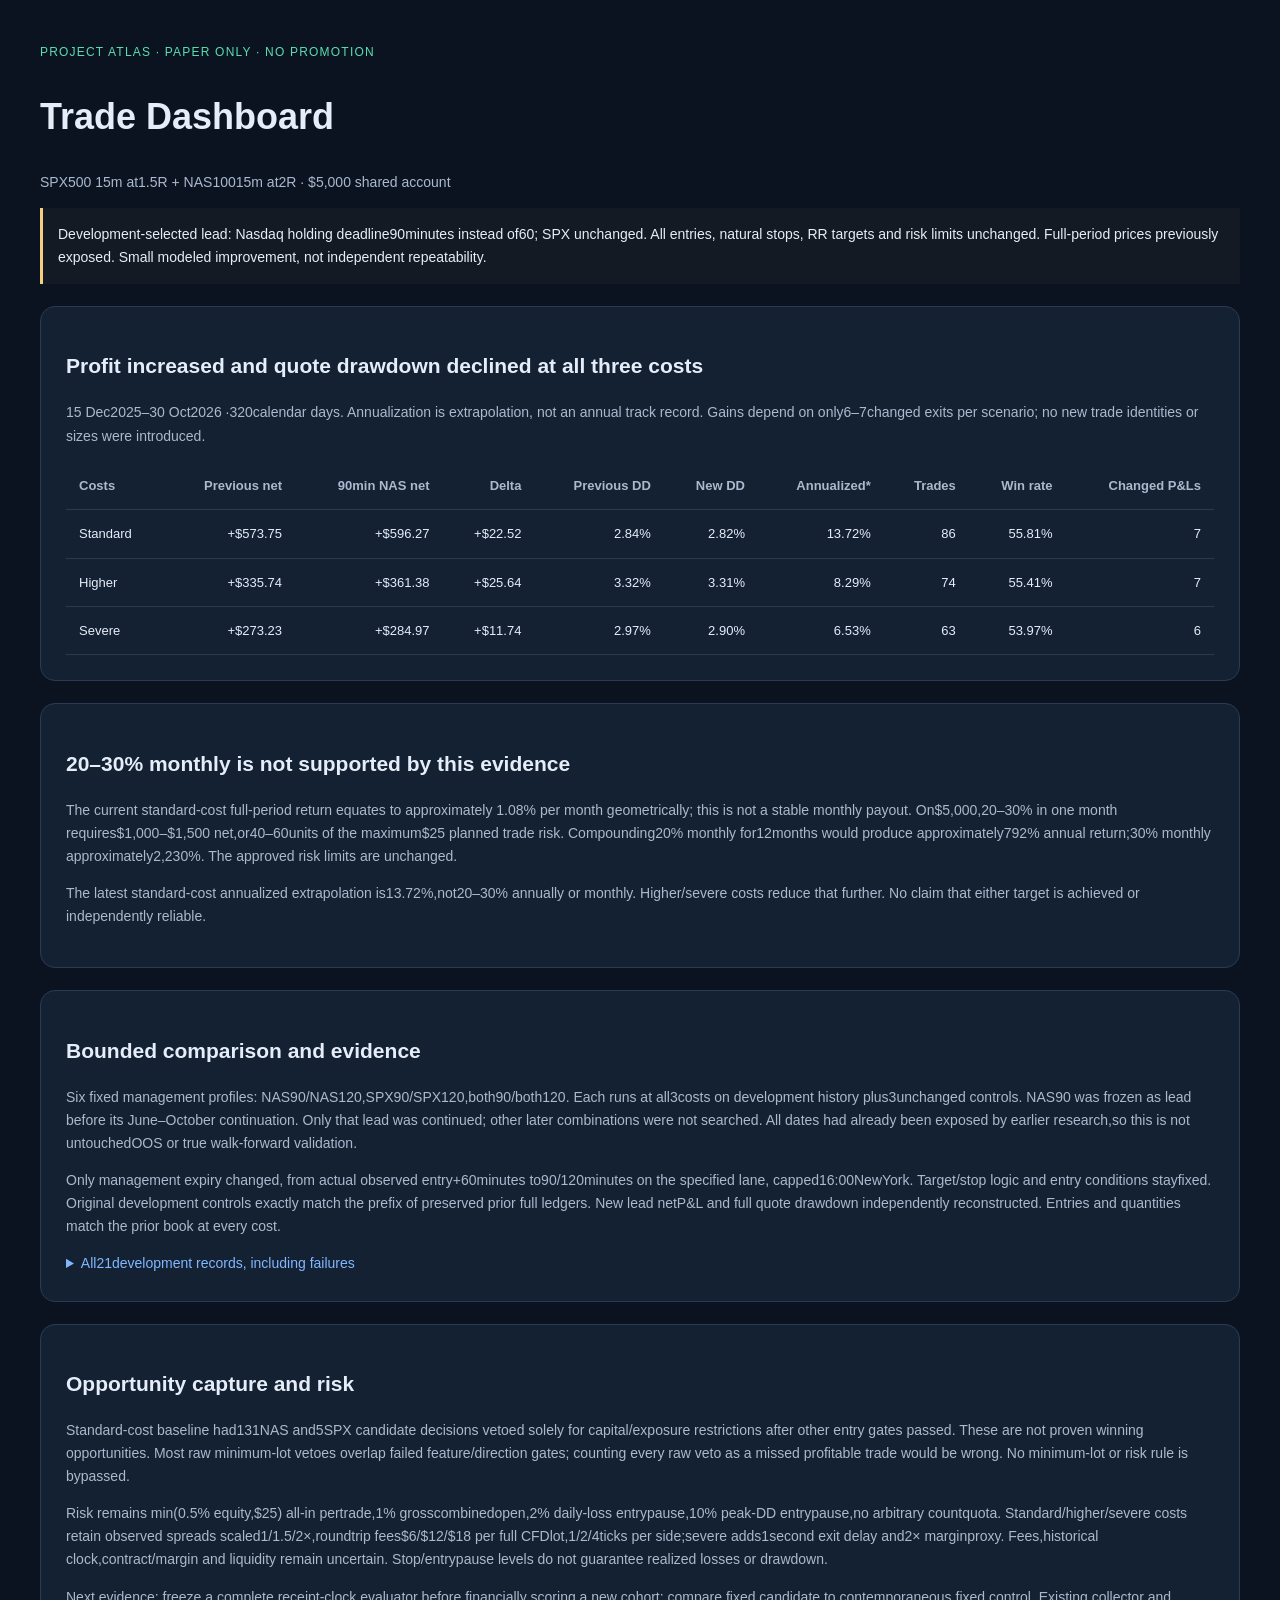
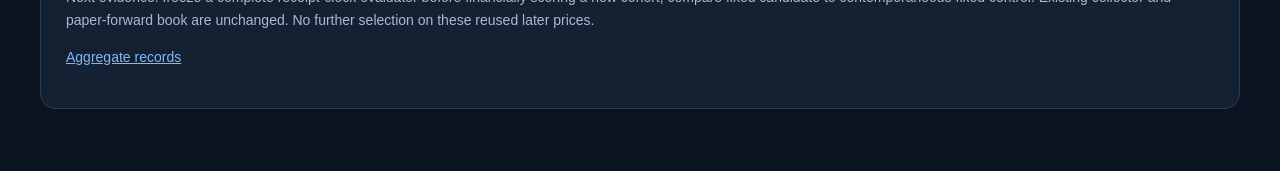
<file: research/atlas-pair-holding/2026-11-02/index.html>
<!doctype html><html lang="en"><meta charset="utf-8"><meta name="viewport" content="width=device-width,initial-scale=1"><title>Trade Dashboard</title><style>body{margin:0;background:#0b1320;color:#e5edf8;font:14px/1.65 "Segoe UI",sans-serif}main{max-width:1400px;margin:auto;padding:40px}h1{font-size:36px}p{color:#aab9ce}section{padding:25px;background:#142133;border:1px solid #293b53;border-radius:15px;margin:22px 0}.badge{color:#59deb0;letter-spacing:.1em;font-size:12px}.scroll{overflow:auto}table{width:100%;border-collapse:collapse;white-space:nowrap;font-size:13px}td,th{text-align:right;border-bottom:1px solid #293b53;padding:13px}td:first-child,th:first-child{text-align:left}th{color:#aab9ce}a{color:#80b7ff}.notice{border-left:3px solid #f4cf82;padding:15px;background:#f4cf8209}summary{cursor:pointer;color:#80b7ff}</style><main><span class="badge">PROJECT ATLAS · PAPER ONLY · NO PROMOTION</span><h1>Trade Dashboard</h1><p>SPX500 15m at1.5R + NAS10015m at2R · $5,000 shared account</p><div class="notice">Development-selected lead: Nasdaq holding deadline90minutes instead of60; SPX unchanged. All entries, natural stops, RR targets and risk limits unchanged. Full-period prices previously exposed. Small modeled improvement, not independent repeatability.</div><section><h2>Profit increased and quote drawdown declined at all three costs</h2><p>15 Dec2025–30 Oct2026 ·320calendar days. Annualization is extrapolation, not an annual track record. Gains depend on only6–7changed exits per scenario; no new trade identities or sizes were introduced.</p><div class="scroll"><table><thead><tr><th>Costs</th><th>Previous net</th><th>90min NAS net</th><th>Delta</th><th>Previous DD</th><th>New DD</th><th>Annualized*</th><th>Trades</th><th>Win rate</th><th>Changed P&amp;Ls</th></tr></thead><tbody><tr><td>Standard</td><td>+$573.75</td><td>+$596.27</td><td>+$22.52</td><td>2.84%</td><td>2.82%</td><td>13.72%</td><td>86</td><td>55.81%</td><td>7</td></tr><tr><td>Higher</td><td>+$335.74</td><td>+$361.38</td><td>+$25.64</td><td>3.32%</td><td>3.31%</td><td>8.29%</td><td>74</td><td>55.41%</td><td>7</td></tr><tr><td>Severe</td><td>+$273.23</td><td>+$284.97</td><td>+$11.74</td><td>2.97%</td><td>2.90%</td><td>6.53%</td><td>63</td><td>53.97%</td><td>6</td></tr></tbody></table></div></section><section><h2>20–30% monthly is not supported by this evidence</h2><p>The current standard-cost full-period return equates to approximately 1.08% per month geometrically; this is not a stable monthly payout. On$5,000,20–30% in one month requires$1,000–$1,500 net,or40–60units of the maximum$25 planned trade risk. Compounding20% monthly for12months would produce approximately792% annual return;30% monthly approximately2,230%. The approved risk limits are unchanged.</p><p>The latest standard-cost annualized extrapolation is13.72%,not20–30% annually or monthly. Higher/severe costs reduce that further. No claim that either target is achieved or independently reliable.</p></section><section><h2>Bounded comparison and evidence</h2><p>Six fixed management profiles: NAS90/NAS120,SPX90/SPX120,both90/both120. Each runs at all3costs on development history plus3unchanged controls. NAS90 was frozen as lead before its June–October continuation. Only that lead was continued; other later combinations were not searched. All dates had already been exposed by earlier research,so this is not untouchedOOS or true walk-forward validation.</p><p>Only management expiry changed, from actual observed entry+60minutes to90/120minutes on the specified lane, capped16:00NewYork. Target/stop logic and entry conditions stayfixed. Original development controls exactly match the prefix of preserved prior full ledgers. New lead netP&amp;L and full quote drawdown independently reconstructed. Entries and quantities match the prior book at every cost.</p><details><summary>All21development records, including failures</summary><div class="scroll"><table><thead><tr><th>Profile</th><th>Costs</th><th>Development net</th><th>Quote DD</th><th>Trades</th></tr></thead><tbody><tr><td>control</td><td>standard</td><td>+$255.70</td><td>2.84%</td><td>56</td></tr><tr><td>control</td><td>higher</td><td>+$218.87</td><td>2.33%</td><td>52</td></tr><tr><td>control</td><td>severe</td><td>+$163.80</td><td>2.97%</td><td>42</td></tr><tr><td>nas90</td><td>standard</td><td>+$292.01</td><td>2.82%</td><td>56</td></tr><tr><td>nas90</td><td>higher</td><td>+$258.30</td><td>2.28%</td><td>52</td></tr><tr><td>nas90</td><td>severe</td><td>+$189.12</td><td>2.90%</td><td>42</td></tr><tr><td>nas120</td><td>standard</td><td>+$226.45</td><td>2.82%</td><td>55</td></tr><tr><td>nas120</td><td>higher</td><td>+$184.36</td><td>2.59%</td><td>51</td></tr><tr><td>nas120</td><td>severe</td><td>+$147.18</td><td>2.89%</td><td>41</td></tr><tr><td>spx90</td><td>standard</td><td>+$234.13</td><td>2.85%</td><td>56</td></tr><tr><td>spx90</td><td>higher</td><td>+$218.70</td><td>2.33%</td><td>52</td></tr><tr><td>spx90</td><td>severe</td><td>+$132.32</td><td>3.34%</td><td>42</td></tr><tr><td>spx120</td><td>standard</td><td>+$208.63</td><td>2.86%</td><td>56</td></tr><tr><td>spx120</td><td>higher</td><td>+$185.16</td><td>2.76%</td><td>52</td></tr><tr><td>spx120</td><td>severe</td><td>+$100.49</td><td>3.63%</td><td>42</td></tr><tr><td>both90</td><td>standard</td><td>+$270.44</td><td>2.83%</td><td>56</td></tr><tr><td>both90</td><td>higher</td><td>+$258.13</td><td>2.28%</td><td>52</td></tr><tr><td>both90</td><td>severe</td><td>+$157.64</td><td>3.03%</td><td>42</td></tr><tr><td>both120</td><td>standard</td><td>+$179.38</td><td>2.89%</td><td>55</td></tr><tr><td>both120</td><td>higher</td><td>+$150.65</td><td>2.66%</td><td>51</td></tr><tr><td>both120</td><td>severe</td><td>+$83.87</td><td>3.21%</td><td>41</td></tr></tbody></table></div></details></section><section><h2>Opportunity capture and risk</h2><p>Standard-cost baseline had131NAS and5SPX candidate decisions vetoed solely for capital/exposure restrictions after other entry gates passed. These are not proven winning opportunities. Most raw minimum-lot vetoes overlap failed feature/direction gates; counting every raw veto as a missed profitable trade would be wrong. No minimum-lot or risk rule is bypassed.</p><p>Risk remains min(0.5% equity,$25) all-in pertrade,1% grosscombinedopen,2% daily-loss entrypause,10% peak-DD entrypause,no arbitrary countquota. Standard/higher/severe costs retain observed spreads scaled1/1.5/2×,roundtrip fees$6/$12/$18 per full CFDlot,1/2/4ticks per side;severe adds1second exit delay and2× marginproxy. Fees,historical clock,contract/margin and liquidity remain uncertain. Stop/entrypause levels do not guarantee realized losses or drawdown.</p><p>Next evidence: freeze a complete receipt-clock evaluator before financially scoring a new cohort; compare fixed candidate to contemporaneous fixed control. Existing collector and paper-forward book are unchanged. No further selection on these reused later prices.</p><p><a href="aggregate_results.json">Aggregate records</a></p></section></main></html>
</file>
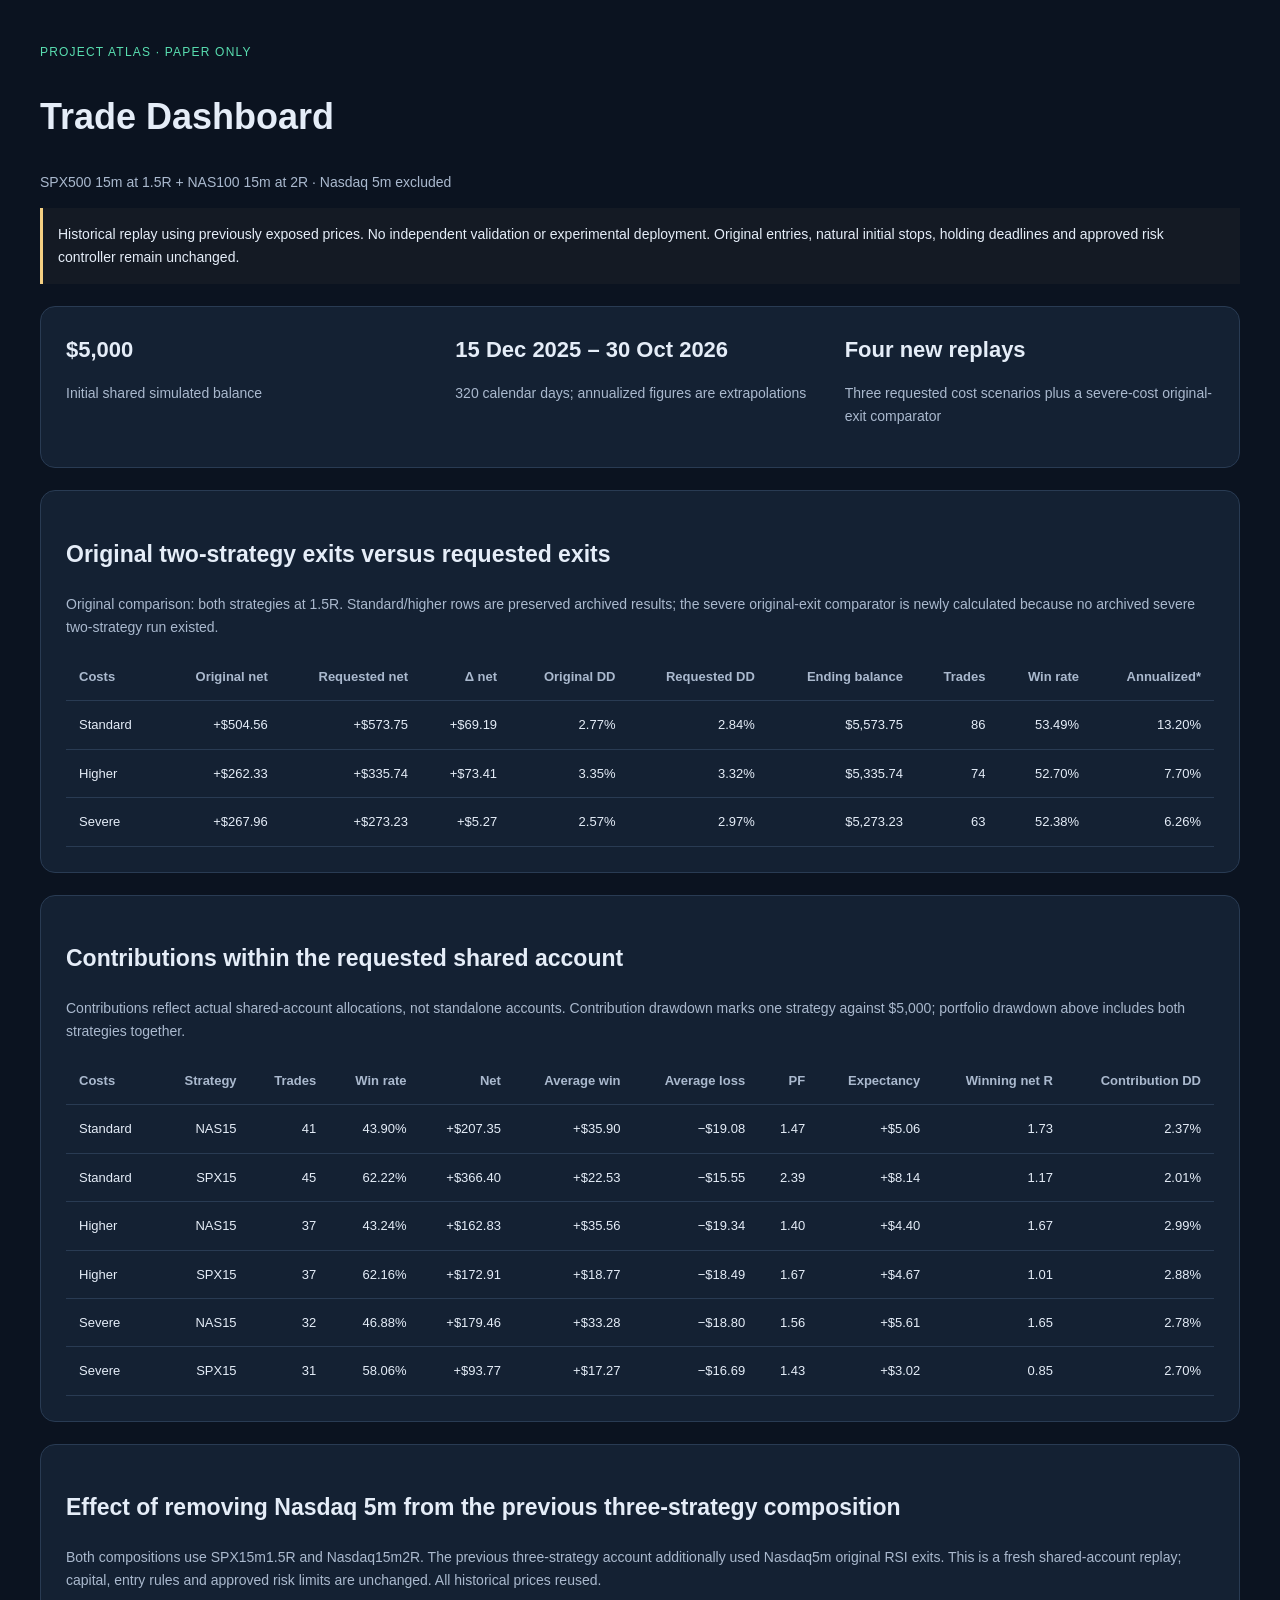
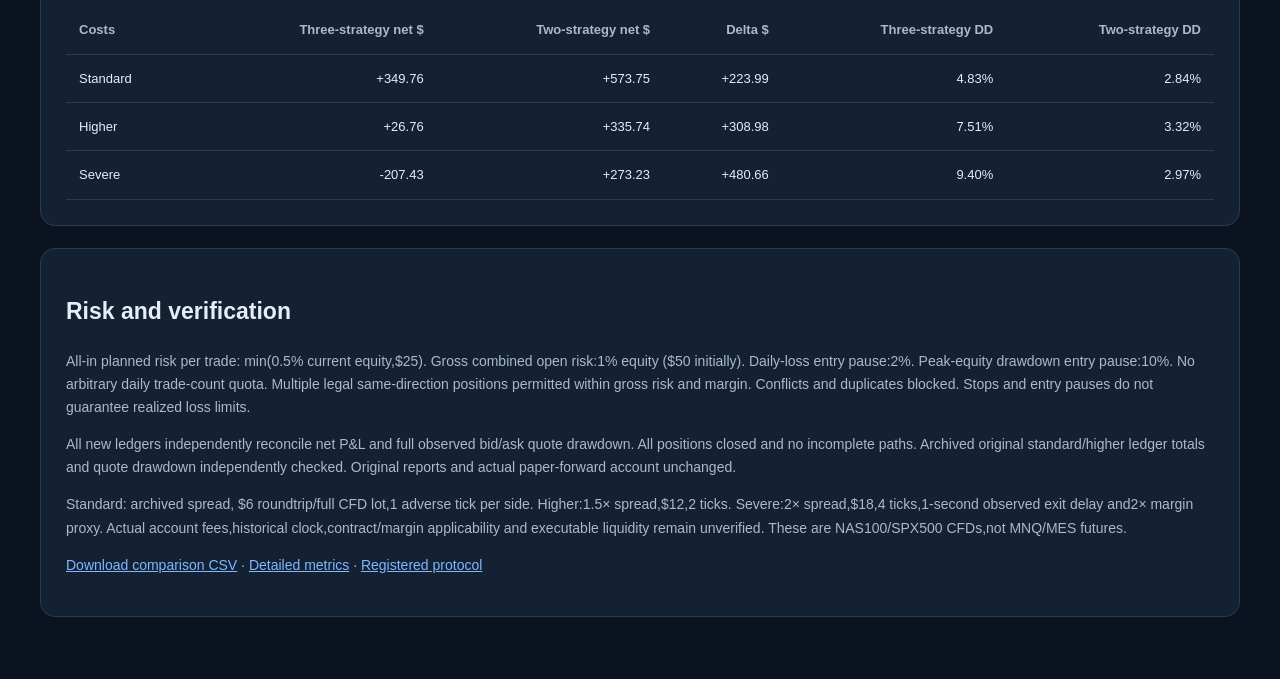
<file: research/atlas-two-strategy-exits/2026-11-02/index.html>
<!doctype html><html lang="en"><meta charset="utf-8"><meta name="viewport" content="width=device-width,initial-scale=1"><title>Trade Dashboard</title><style>body{margin:0;background:#0b1320;color:#e5edf8;font:14px/1.65 "Segoe UI",sans-serif}main{max-width:1400px;margin:auto;padding:40px}h1{font-size:36px}h2{font-size:23px}p{color:#aab9ce}section{padding:25px;background:#142133;border:1px solid #293b53;border-radius:15px;margin:22px 0}.badge{color:#59deb0;letter-spacing:.1em;font-size:12px}.scroll{overflow:auto}table{width:100%;border-collapse:collapse;white-space:nowrap;font-size:13px}td,th{text-align:right;border-bottom:1px solid #293b53;padding:13px}td:first-child,th:first-child{text-align:left}th{color:#aab9ce}a{color:#80b7ff}.notice{border-left:3px solid #f4cf82;padding:15px;background:#f4cf8209}.cards{display:flex;gap:20px;flex-wrap:wrap}.cards div{flex:1;min-width:200px}.cards strong{font-size:22px}</style><main><span class="badge">PROJECT ATLAS · PAPER ONLY</span><h1>Trade Dashboard</h1><p>SPX500 15m at 1.5R + NAS100 15m at 2R · Nasdaq 5m excluded</p><div class="notice">Historical replay using previously exposed prices. No independent validation or experimental deployment. Original entries, natural initial stops, holding deadlines and approved risk controller remain unchanged.</div><section><div class="cards"><div><strong>$5,000</strong><p>Initial shared simulated balance</p></div><div><strong>15 Dec 2025 – 30 Oct 2026</strong><p>320 calendar days; annualized figures are extrapolations</p></div><div><strong>Four new replays</strong><p>Three requested cost scenarios plus a severe-cost original-exit comparator</p></div></div></section><section><h2>Original two-strategy exits versus requested exits</h2><p>Original comparison: both strategies at 1.5R. Standard/higher rows are preserved archived results; the severe original-exit comparator is newly calculated because no archived severe two-strategy run existed.</p><div class="scroll"><table><thead><tr><th>Costs</th><th>Original net</th><th>Requested net</th><th>Δ net</th><th>Original DD</th><th>Requested DD</th><th>Ending balance</th><th>Trades</th><th>Win rate</th><th>Annualized*</th></tr></thead><tbody><tr><td>Standard</td><td>+$504.56</td><td>+$573.75</td><td>+$69.19</td><td>2.77%</td><td>2.84%</td><td>$5,573.75</td><td>86</td><td>53.49%</td><td>13.20%</td></tr><tr><td>Higher</td><td>+$262.33</td><td>+$335.74</td><td>+$73.41</td><td>3.35%</td><td>3.32%</td><td>$5,335.74</td><td>74</td><td>52.70%</td><td>7.70%</td></tr><tr><td>Severe</td><td>+$267.96</td><td>+$273.23</td><td>+$5.27</td><td>2.57%</td><td>2.97%</td><td>$5,273.23</td><td>63</td><td>52.38%</td><td>6.26%</td></tr></tbody></table></div></section><section><h2>Contributions within the requested shared account</h2><p>Contributions reflect actual shared-account allocations, not standalone accounts. Contribution drawdown marks one strategy against $5,000; portfolio drawdown above includes both strategies together.</p><div class="scroll"><table><thead><tr><th>Costs</th><th>Strategy</th><th>Trades</th><th>Win rate</th><th>Net</th><th>Average win</th><th>Average loss</th><th>PF</th><th>Expectancy</th><th>Winning net R</th><th>Contribution DD</th></tr></thead><tbody><tr><td>Standard</td><td>NAS15</td><td>41</td><td>43.90%</td><td>+$207.35</td><td>+$35.90</td><td>−$19.08</td><td>1.47</td><td>+$5.06</td><td>1.73</td><td>2.37%</td></tr><tr><td>Standard</td><td>SPX15</td><td>45</td><td>62.22%</td><td>+$366.40</td><td>+$22.53</td><td>−$15.55</td><td>2.39</td><td>+$8.14</td><td>1.17</td><td>2.01%</td></tr><tr><td>Higher</td><td>NAS15</td><td>37</td><td>43.24%</td><td>+$162.83</td><td>+$35.56</td><td>−$19.34</td><td>1.40</td><td>+$4.40</td><td>1.67</td><td>2.99%</td></tr><tr><td>Higher</td><td>SPX15</td><td>37</td><td>62.16%</td><td>+$172.91</td><td>+$18.77</td><td>−$18.49</td><td>1.67</td><td>+$4.67</td><td>1.01</td><td>2.88%</td></tr><tr><td>Severe</td><td>NAS15</td><td>32</td><td>46.88%</td><td>+$179.46</td><td>+$33.28</td><td>−$18.80</td><td>1.56</td><td>+$5.61</td><td>1.65</td><td>2.78%</td></tr><tr><td>Severe</td><td>SPX15</td><td>31</td><td>58.06%</td><td>+$93.77</td><td>+$17.27</td><td>−$16.69</td><td>1.43</td><td>+$3.02</td><td>0.85</td><td>2.70%</td></tr></tbody></table></div></section><section><h2>Effect of removing Nasdaq 5m from the previous three-strategy composition</h2><p>Both compositions use SPX15m1.5R and Nasdaq15m2R. The previous three-strategy account additionally used Nasdaq5m original RSI exits. This is a fresh shared-account replay; capital, entry rules and approved risk limits are unchanged. All historical prices reused.</p><div class="scroll"><table><thead><tr><th>Costs</th><th>Three-strategy net $</th><th>Two-strategy net $</th><th>Delta $</th><th>Three-strategy DD</th><th>Two-strategy DD</th></tr></thead><tbody><tr><td>Standard</td><td>+349.76</td><td>+573.75</td><td>+223.99</td><td>4.83%</td><td>2.84%</td></tr><tr><td>Higher</td><td>+26.76</td><td>+335.74</td><td>+308.98</td><td>7.51%</td><td>3.32%</td></tr><tr><td>Severe</td><td>-207.43</td><td>+273.23</td><td>+480.66</td><td>9.40%</td><td>2.97%</td></tr></tbody></table></div></section><section><h2>Risk and verification</h2><p>All-in planned risk per trade: min(0.5% current equity,$25). Gross combined open risk:1% equity ($50 initially). Daily-loss entry pause:2%. Peak-equity drawdown entry pause:10%. No arbitrary daily trade-count quota. Multiple legal same-direction positions permitted within gross risk and margin. Conflicts and duplicates blocked. Stops and entry pauses do not guarantee realized loss limits.</p><p>All new ledgers independently reconcile net P&amp;L and full observed bid/ask quote drawdown. All positions closed and no incomplete paths. Archived original standard/higher ledger totals and quote drawdown independently checked. Original reports and actual paper-forward account unchanged.</p><p>Standard: archived spread, $6 roundtrip/full CFD lot,1 adverse tick per side. Higher:1.5× spread,$12,2 ticks. Severe:2× spread,$18,4 ticks,1-second observed exit delay and2× margin proxy. Actual account fees,historical clock,contract/margin applicability and executable liquidity remain unverified. These are NAS100/SPX500 CFDs,not MNQ/MES futures.</p><p><a href="comparison.csv">Download comparison CSV</a> · <a href="results.json">Detailed metrics</a> · <a href="protocol.json">Registered protocol</a></p></section></main></html>
</file>
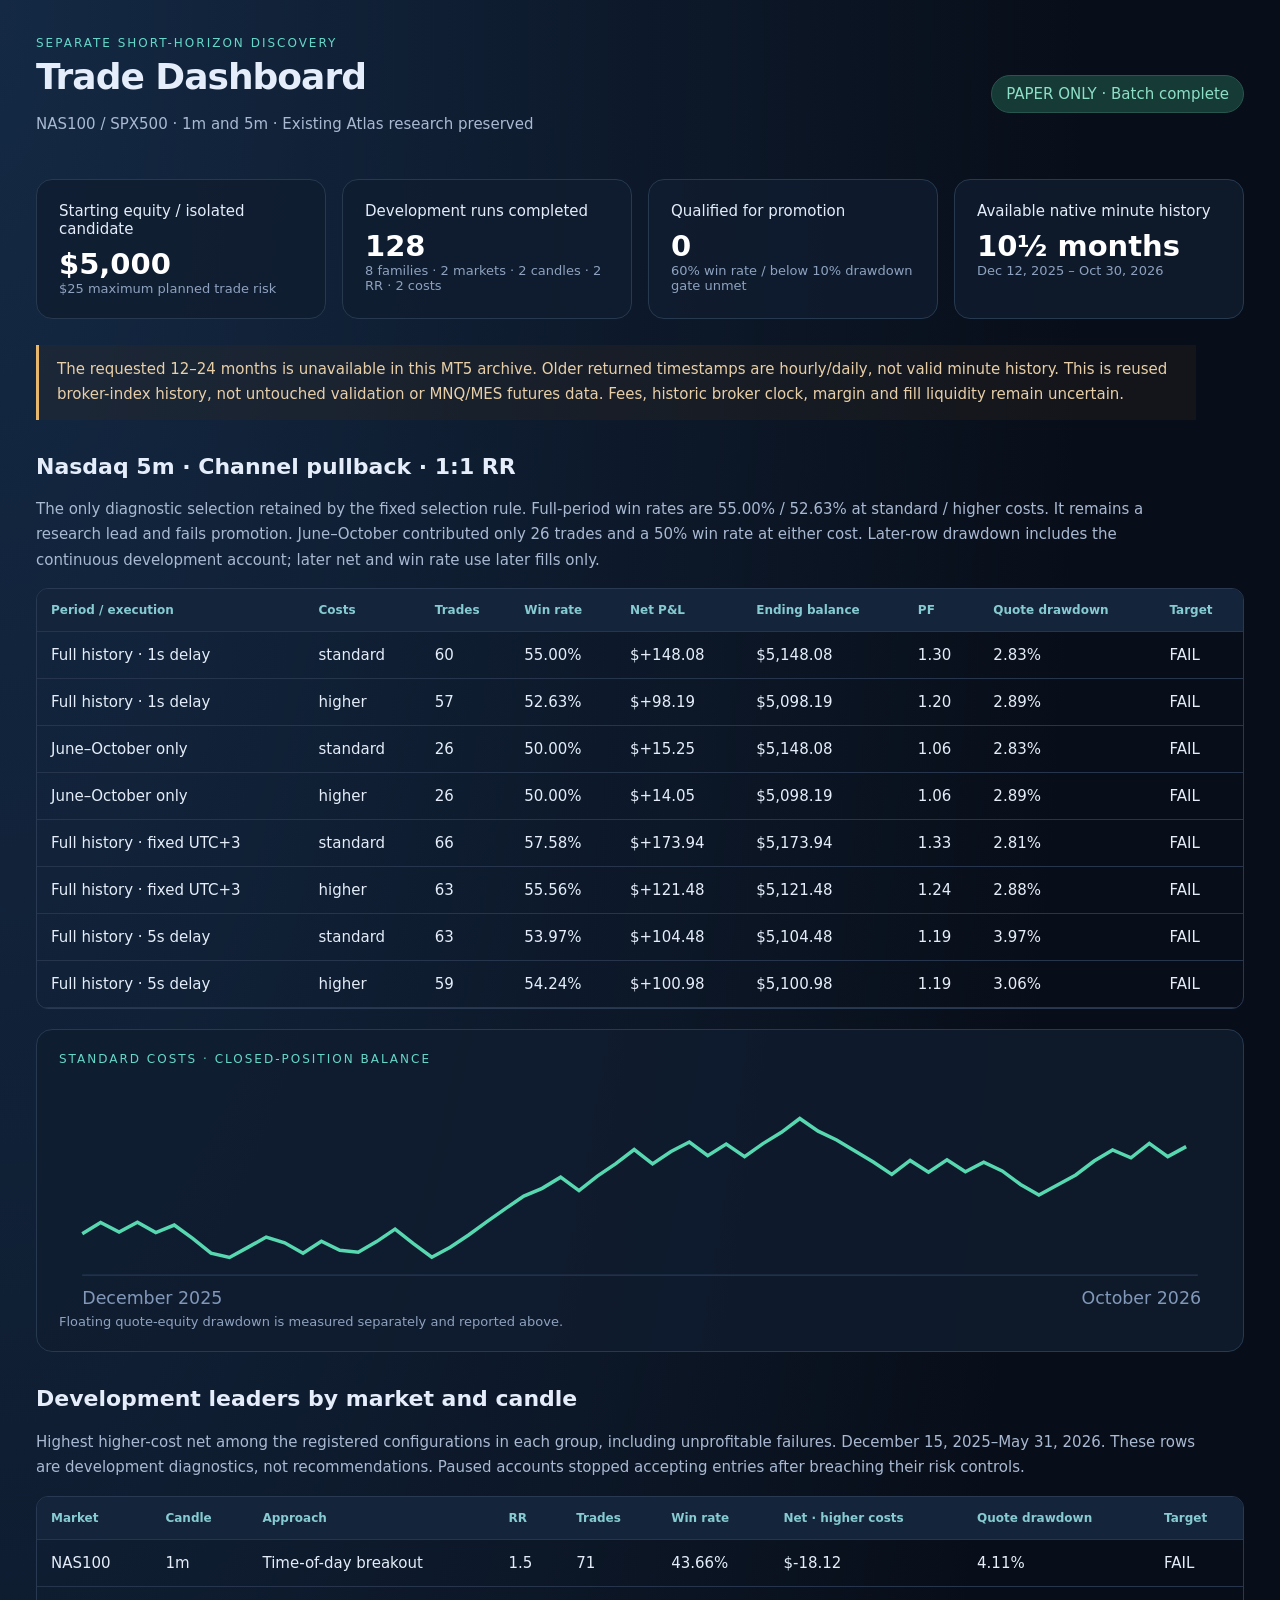
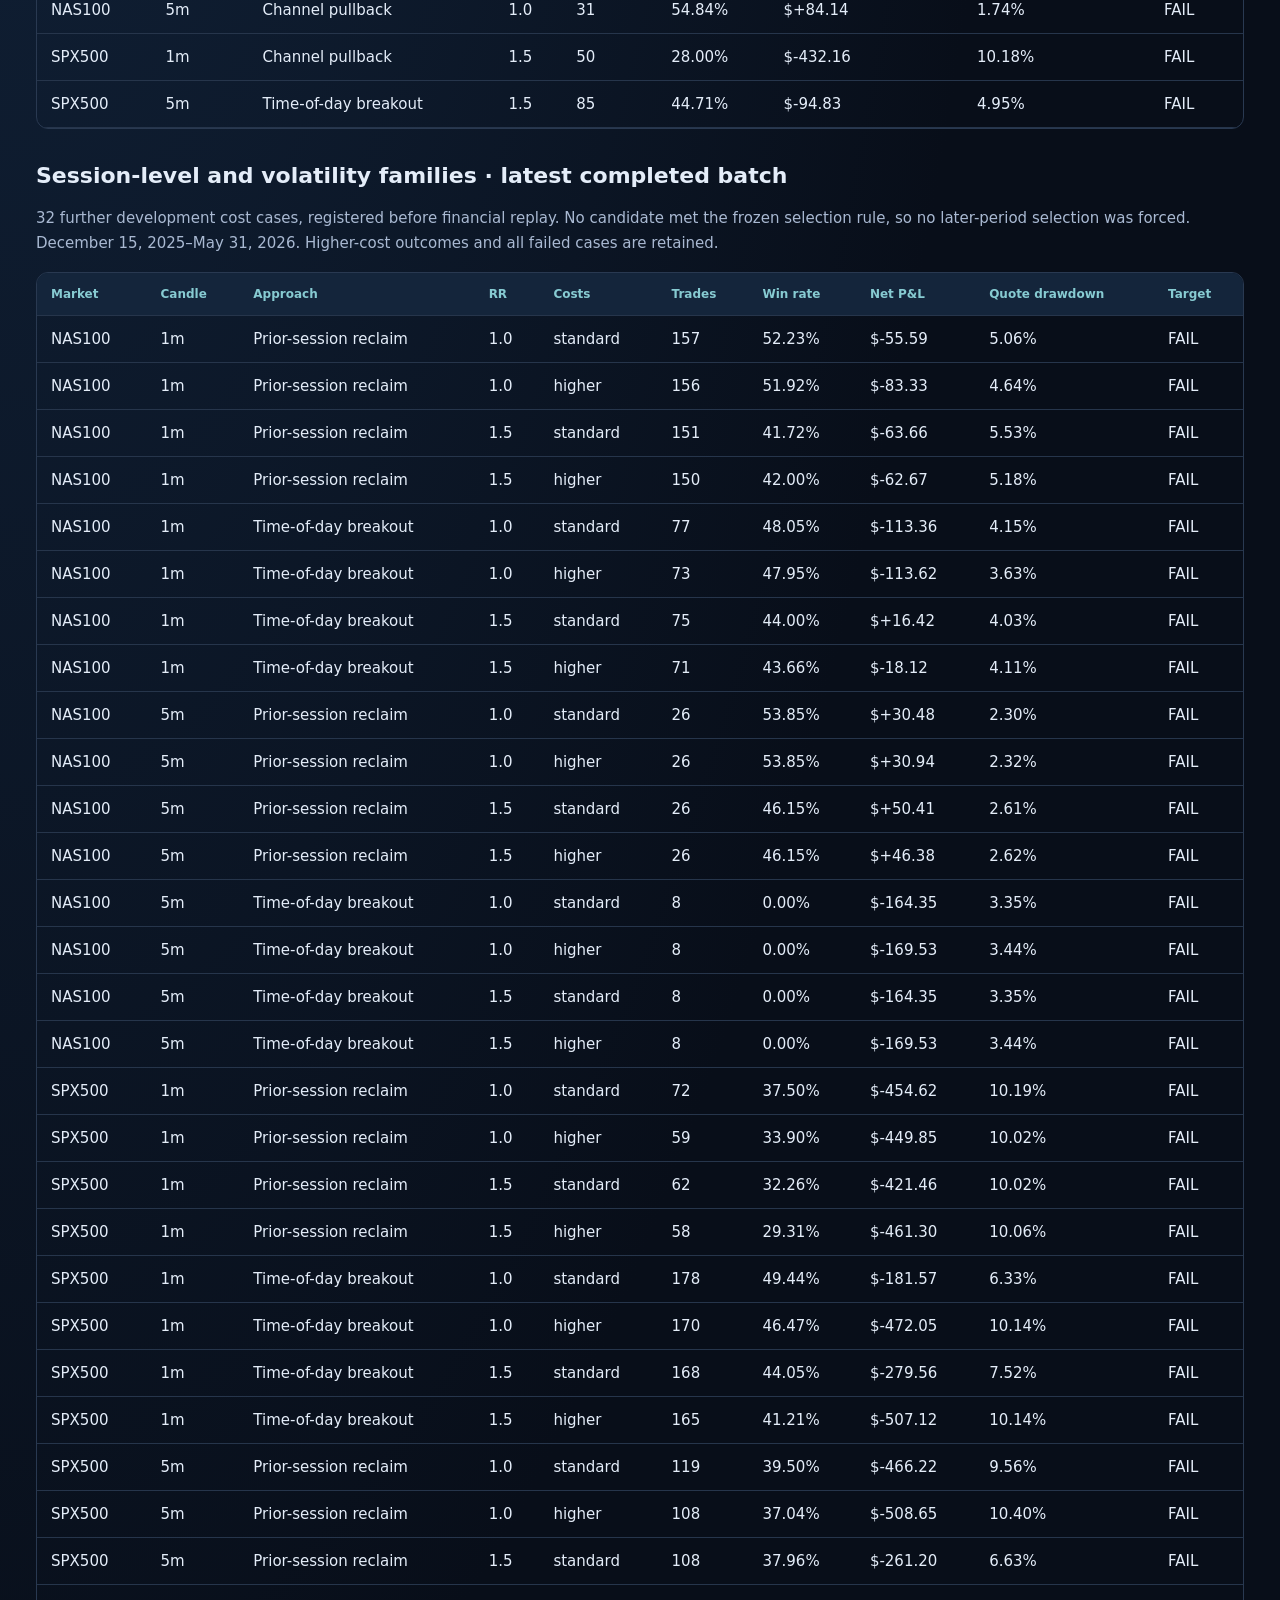
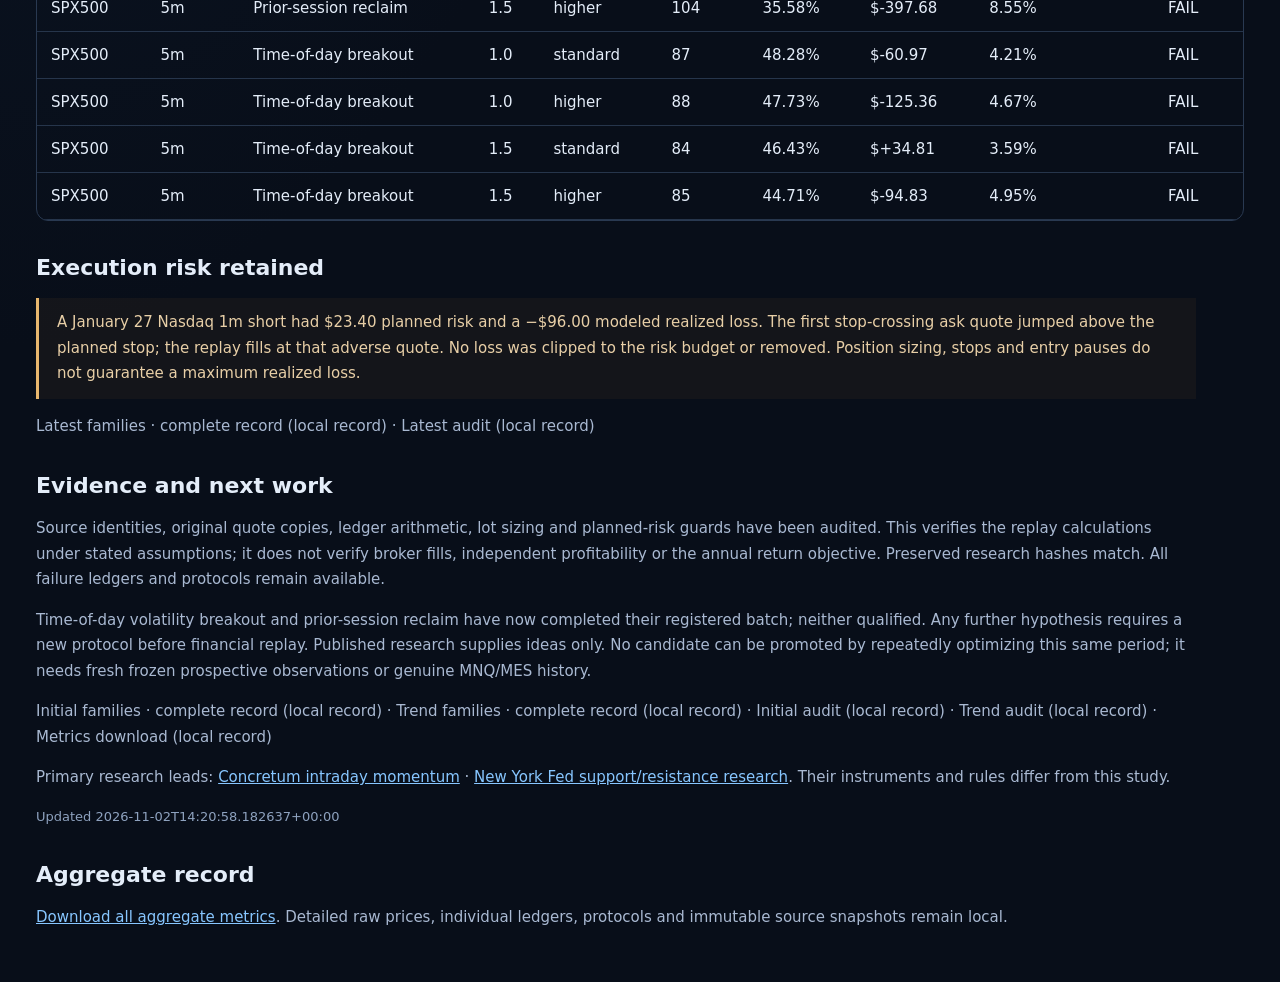
<file: research/mt5-short-horizon/2026-11-02/index.html>
<!doctype html><html><head><meta charset="utf-8"><meta name="viewport" content="width=device-width,initial-scale=1"><title>Trade Dashboard</title><style>
    :root{color-scheme:dark}*{box-sizing:border-box}body{margin:0;background:radial-gradient(ellipse at top left,#142944,#080e19 60%);color:#e4edf9;font:15px system-ui;padding:36px}main{max-width:1440px;margin:auto;animation:arrive .5s ease-out}@keyframes arrive{from{opacity:0;transform:translateY(10px)}to{opacity:1;transform:none}}header{display:flex;justify-content:space-between;align-items:center}h1{font-size:36px;letter-spacing:-1px;margin:6px 0}h2{margin-top:34px;font-size:22px}.eyebrow{letter-spacing:2px;font-size:12px;color:#65d7c8;text-transform:uppercase}.badge{color:#8de0c7;background:#163a36;border:1px solid #26564d;border-radius:30px;padding:9px 14px}p{line-height:1.7;color:#a9b9d2;max-width:1160px}.cards{display:grid;grid-template-columns:repeat(4,1fr);gap:16px;margin:26px 0}.card,.chart{border:1px solid #26394f;background:#101d30c9;border-radius:16px;padding:22px}.value{font-size:29px;font-weight:650;margin-top:9px;color:#fff}.muted{color:#8ea2bf;font-size:13px}.scroll{overflow:auto;border:1px solid #293951;border-radius:12px}table{border-collapse:collapse;width:100%;white-space:nowrap}th,td{text-align:left;padding:14px;border-bottom:1px solid #26354b}th{font-size:12px;color:#87cbd2;background:#14253b}td{font-variant-numeric:tabular-nums;transition:background .3s ease}tr:hover td{background:#1a2b43}a{color:#87c6ff}.warning{border-left:3px solid #e8b76e;padding:12px 18px;background:#342a1e44;color:#e8cfa7}.chart svg{width:100%;max-height:260px}.positive{color:#6fdfb5}@media(max-width:850px){body{padding:18px}.cards{grid-template-columns:repeat(2,1fr)}header{display:block}.badge{display:inline-block;margin-top:15px}}</style></head><body><main><header><div><div class="eyebrow">Separate short-horizon discovery</div><h1>Trade Dashboard</h1><p>NAS100 / SPX500 · 1m and 5m · Existing Atlas research preserved</p></div><span class="badge">PAPER ONLY · Batch complete</span></header><div class="cards"><div class="card">Starting equity / isolated candidate<div class="value">$5,000</div><div class="muted">$25 maximum planned trade risk</div></div><div class="card">Development runs completed<div class="value">128</div><div class="muted">8 families · 2 markets · 2 candles · 2 RR · 2 costs</div></div><div class="card">Qualified for promotion<div class="value">0</div><div class="muted">60% win rate / below 10% drawdown gate unmet</div></div><div class="card">Available native minute history<div class="value">10½ months</div><div class="muted">Dec 12, 2025 – Oct 30, 2026</div></div></div><p class="warning">The requested 12–24 months is unavailable in this MT5 archive. Older returned timestamps are hourly/daily, not valid minute history. This is reused broker-index history, not untouched validation or MNQ/MES futures data. Fees, historic broker clock, margin and fill liquidity remain uncertain.</p><h2>Nasdaq 5m · Channel pullback · 1:1 RR</h2><p>The only diagnostic selection retained by the fixed selection rule. Full-period win rates are 55.00% / 52.63% at standard / higher costs. It remains a research lead and fails promotion. June–October contributed only 26 trades and a 50% win rate at either cost. Later-row drawdown includes the continuous development account; later net and win rate use later fills only.</p><div class="scroll"><table><thead><tr><th>Period / execution</th><th>Costs</th><th>Trades</th><th>Win rate</th><th>Net P&L</th><th>Ending balance</th><th>PF</th><th>Quote drawdown</th><th>Target</th></tr></thead><tbody><tr><td>Full history · 1s delay</td><td>standard</td><td>60</td><td>55.00%</td><td>$+148.08</td><td>$5,148.08</td><td>1.30</td><td>2.83%</td><td>FAIL</td></tr><tr><td>Full history · 1s delay</td><td>higher</td><td>57</td><td>52.63%</td><td>$+98.19</td><td>$5,098.19</td><td>1.20</td><td>2.89%</td><td>FAIL</td></tr><tr><td>June–October only</td><td>standard</td><td>26</td><td>50.00%</td><td>$+15.25</td><td>$5,148.08</td><td>1.06</td><td>2.83%</td><td>FAIL</td></tr><tr><td>June–October only</td><td>higher</td><td>26</td><td>50.00%</td><td>$+14.05</td><td>$5,098.19</td><td>1.06</td><td>2.89%</td><td>FAIL</td></tr><tr><td>Full history · fixed UTC+3</td><td>standard</td><td>66</td><td>57.58%</td><td>$+173.94</td><td>$5,173.94</td><td>1.33</td><td>2.81%</td><td>FAIL</td></tr><tr><td>Full history · fixed UTC+3</td><td>higher</td><td>63</td><td>55.56%</td><td>$+121.48</td><td>$5,121.48</td><td>1.24</td><td>2.88%</td><td>FAIL</td></tr><tr><td>Full history · 5s delay</td><td>standard</td><td>63</td><td>53.97%</td><td>$+104.48</td><td>$5,104.48</td><td>1.19</td><td>3.97%</td><td>FAIL</td></tr><tr><td>Full history · 5s delay</td><td>higher</td><td>59</td><td>54.24%</td><td>$+100.98</td><td>$5,100.98</td><td>1.19</td><td>3.06%</td><td>FAIL</td></tr></tbody></table></div><div class="chart" style="margin-top:20px"><div class="eyebrow">Standard costs · closed-position balance</div><svg viewBox="0 0 1000 210" role="img" aria-label="Closed-position balance for Nasdaq 5-minute channel pullback"><path d="M20 180H980" stroke="#273954"/><polyline points="20.0,144.4 35.8,134.7 51.7,142.8 67.5,134.5 83.3,143.3 99.2,136.9 115.0,148.4 130.8,161.1 146.7,164.8 162.5,156.1 178.3,147.2 194.2,152.2 210.0,161.1 225.8,150.8 241.7,158.6 257.5,160.3 273.3,151.1 289.2,140.4 305.0,152.8 320.8,164.6 336.7,156.0 352.5,145.4 368.3,134.0 384.2,122.7 400.0,112.0 415.8,105.3 431.7,95.7 447.5,107.3 463.3,94.8 479.2,84.0 495.0,71.9 510.8,84.3 526.7,73.6 542.5,65.4 558.3,77.2 574.2,67.1 590.0,78.0 605.8,66.8 621.7,57.1 637.5,45.2 653.3,56.1 669.2,63.7 685.0,73.2 700.8,82.6 716.7,93.3 732.5,81.3 748.3,91.4 764.2,80.7 780.0,91.0 795.8,82.7 811.7,90.3 827.5,102.0 843.3,111.1 859.2,102.4 875.0,93.8 890.8,81.8 906.7,72.3 922.5,79.0 938.3,66.6 954.2,78.0 970.0,69.4" fill="none" stroke="#57d8b0" stroke-width="3"/><text x="20" y="205" fill="#8298b9">December 2025</text><text x="880" y="205" fill="#8298b9">October 2026</text></svg><div class="muted">Floating quote-equity drawdown is measured separately and reported above.</div></div><h2>Development leaders by market and candle</h2><p>Highest higher-cost net among the registered configurations in each group, including unprofitable failures. December 15, 2025–May 31, 2026. These rows are development diagnostics, not recommendations. Paused accounts stopped accepting entries after breaching their risk controls.</p><div class="scroll"><table><thead><tr><th>Market</th><th>Candle</th><th>Approach</th><th>RR</th><th>Trades</th><th>Win rate</th><th>Net · higher costs</th><th>Quote drawdown</th><th>Target</th></tr></thead><tbody><tr><td>NAS100</td><td>1m</td><td>Time-of-day breakout</td><td>1.5</td><td>71</td><td>43.66%</td><td>$-18.12</td><td>4.11%</td><td>FAIL</td></tr><tr><td>NAS100</td><td>5m</td><td>Channel pullback</td><td>1.0</td><td>31</td><td>54.84%</td><td>$+84.14</td><td>1.74%</td><td>FAIL</td></tr><tr><td>SPX500</td><td>1m</td><td>Channel pullback</td><td>1.5</td><td>50</td><td>28.00%</td><td>$-432.16</td><td>10.18%</td><td>FAIL</td></tr><tr><td>SPX500</td><td>5m</td><td>Time-of-day breakout</td><td>1.5</td><td>85</td><td>44.71%</td><td>$-94.83</td><td>4.95%</td><td>FAIL</td></tr></tbody></table></div><h2>Session-level and volatility families · latest completed batch</h2><p>32 further development cost cases, registered before financial replay. No candidate met the frozen selection rule, so no later-period selection was forced. December 15, 2025–May 31, 2026. Higher-cost outcomes and all failed cases are retained.</p><div class="scroll"><table><thead><tr><th>Market</th><th>Candle</th><th>Approach</th><th>RR</th><th>Costs</th><th>Trades</th><th>Win rate</th><th>Net P&L</th><th>Quote drawdown</th><th>Target</th></tr></thead><tbody><tr><td>NAS100</td><td>1m</td><td>Prior-session reclaim</td><td>1.0</td><td>standard</td><td>157</td><td>52.23%</td><td>$-55.59</td><td>5.06%</td><td>FAIL</td></tr><tr><td>NAS100</td><td>1m</td><td>Prior-session reclaim</td><td>1.0</td><td>higher</td><td>156</td><td>51.92%</td><td>$-83.33</td><td>4.64%</td><td>FAIL</td></tr><tr><td>NAS100</td><td>1m</td><td>Prior-session reclaim</td><td>1.5</td><td>standard</td><td>151</td><td>41.72%</td><td>$-63.66</td><td>5.53%</td><td>FAIL</td></tr><tr><td>NAS100</td><td>1m</td><td>Prior-session reclaim</td><td>1.5</td><td>higher</td><td>150</td><td>42.00%</td><td>$-62.67</td><td>5.18%</td><td>FAIL</td></tr><tr><td>NAS100</td><td>1m</td><td>Time-of-day breakout</td><td>1.0</td><td>standard</td><td>77</td><td>48.05%</td><td>$-113.36</td><td>4.15%</td><td>FAIL</td></tr><tr><td>NAS100</td><td>1m</td><td>Time-of-day breakout</td><td>1.0</td><td>higher</td><td>73</td><td>47.95%</td><td>$-113.62</td><td>3.63%</td><td>FAIL</td></tr><tr><td>NAS100</td><td>1m</td><td>Time-of-day breakout</td><td>1.5</td><td>standard</td><td>75</td><td>44.00%</td><td>$+16.42</td><td>4.03%</td><td>FAIL</td></tr><tr><td>NAS100</td><td>1m</td><td>Time-of-day breakout</td><td>1.5</td><td>higher</td><td>71</td><td>43.66%</td><td>$-18.12</td><td>4.11%</td><td>FAIL</td></tr><tr><td>NAS100</td><td>5m</td><td>Prior-session reclaim</td><td>1.0</td><td>standard</td><td>26</td><td>53.85%</td><td>$+30.48</td><td>2.30%</td><td>FAIL</td></tr><tr><td>NAS100</td><td>5m</td><td>Prior-session reclaim</td><td>1.0</td><td>higher</td><td>26</td><td>53.85%</td><td>$+30.94</td><td>2.32%</td><td>FAIL</td></tr><tr><td>NAS100</td><td>5m</td><td>Prior-session reclaim</td><td>1.5</td><td>standard</td><td>26</td><td>46.15%</td><td>$+50.41</td><td>2.61%</td><td>FAIL</td></tr><tr><td>NAS100</td><td>5m</td><td>Prior-session reclaim</td><td>1.5</td><td>higher</td><td>26</td><td>46.15%</td><td>$+46.38</td><td>2.62%</td><td>FAIL</td></tr><tr><td>NAS100</td><td>5m</td><td>Time-of-day breakout</td><td>1.0</td><td>standard</td><td>8</td><td>0.00%</td><td>$-164.35</td><td>3.35%</td><td>FAIL</td></tr><tr><td>NAS100</td><td>5m</td><td>Time-of-day breakout</td><td>1.0</td><td>higher</td><td>8</td><td>0.00%</td><td>$-169.53</td><td>3.44%</td><td>FAIL</td></tr><tr><td>NAS100</td><td>5m</td><td>Time-of-day breakout</td><td>1.5</td><td>standard</td><td>8</td><td>0.00%</td><td>$-164.35</td><td>3.35%</td><td>FAIL</td></tr><tr><td>NAS100</td><td>5m</td><td>Time-of-day breakout</td><td>1.5</td><td>higher</td><td>8</td><td>0.00%</td><td>$-169.53</td><td>3.44%</td><td>FAIL</td></tr><tr><td>SPX500</td><td>1m</td><td>Prior-session reclaim</td><td>1.0</td><td>standard</td><td>72</td><td>37.50%</td><td>$-454.62</td><td>10.19%</td><td>FAIL</td></tr><tr><td>SPX500</td><td>1m</td><td>Prior-session reclaim</td><td>1.0</td><td>higher</td><td>59</td><td>33.90%</td><td>$-449.85</td><td>10.02%</td><td>FAIL</td></tr><tr><td>SPX500</td><td>1m</td><td>Prior-session reclaim</td><td>1.5</td><td>standard</td><td>62</td><td>32.26%</td><td>$-421.46</td><td>10.02%</td><td>FAIL</td></tr><tr><td>SPX500</td><td>1m</td><td>Prior-session reclaim</td><td>1.5</td><td>higher</td><td>58</td><td>29.31%</td><td>$-461.30</td><td>10.06%</td><td>FAIL</td></tr><tr><td>SPX500</td><td>1m</td><td>Time-of-day breakout</td><td>1.0</td><td>standard</td><td>178</td><td>49.44%</td><td>$-181.57</td><td>6.33%</td><td>FAIL</td></tr><tr><td>SPX500</td><td>1m</td><td>Time-of-day breakout</td><td>1.0</td><td>higher</td><td>170</td><td>46.47%</td><td>$-472.05</td><td>10.14%</td><td>FAIL</td></tr><tr><td>SPX500</td><td>1m</td><td>Time-of-day breakout</td><td>1.5</td><td>standard</td><td>168</td><td>44.05%</td><td>$-279.56</td><td>7.52%</td><td>FAIL</td></tr><tr><td>SPX500</td><td>1m</td><td>Time-of-day breakout</td><td>1.5</td><td>higher</td><td>165</td><td>41.21%</td><td>$-507.12</td><td>10.14%</td><td>FAIL</td></tr><tr><td>SPX500</td><td>5m</td><td>Prior-session reclaim</td><td>1.0</td><td>standard</td><td>119</td><td>39.50%</td><td>$-466.22</td><td>9.56%</td><td>FAIL</td></tr><tr><td>SPX500</td><td>5m</td><td>Prior-session reclaim</td><td>1.0</td><td>higher</td><td>108</td><td>37.04%</td><td>$-508.65</td><td>10.40%</td><td>FAIL</td></tr><tr><td>SPX500</td><td>5m</td><td>Prior-session reclaim</td><td>1.5</td><td>standard</td><td>108</td><td>37.96%</td><td>$-261.20</td><td>6.63%</td><td>FAIL</td></tr><tr><td>SPX500</td><td>5m</td><td>Prior-session reclaim</td><td>1.5</td><td>higher</td><td>104</td><td>35.58%</td><td>$-397.68</td><td>8.55%</td><td>FAIL</td></tr><tr><td>SPX500</td><td>5m</td><td>Time-of-day breakout</td><td>1.0</td><td>standard</td><td>87</td><td>48.28%</td><td>$-60.97</td><td>4.21%</td><td>FAIL</td></tr><tr><td>SPX500</td><td>5m</td><td>Time-of-day breakout</td><td>1.0</td><td>higher</td><td>88</td><td>47.73%</td><td>$-125.36</td><td>4.67%</td><td>FAIL</td></tr><tr><td>SPX500</td><td>5m</td><td>Time-of-day breakout</td><td>1.5</td><td>standard</td><td>84</td><td>46.43%</td><td>$+34.81</td><td>3.59%</td><td>FAIL</td></tr><tr><td>SPX500</td><td>5m</td><td>Time-of-day breakout</td><td>1.5</td><td>higher</td><td>85</td><td>44.71%</td><td>$-94.83</td><td>4.95%</td><td>FAIL</td></tr></tbody></table></div><h2>Execution risk retained</h2><p class="warning">A January 27 Nasdaq 1m short had $23.40 planned risk and a −$96.00 modeled realized loss. The first stop-crossing ask quote jumped above the planned stop; the replay fills at that adverse quote. No loss was clipped to the risk budget or removed. Position sizing, stops and entry pauses do not guarantee a maximum realized loss.</p><p>Latest families · complete record (local record) · Latest audit (local record)</p><h2>Evidence and next work</h2><p>Source identities, original quote copies, ledger arithmetic, lot sizing and planned-risk guards have been audited. This verifies the replay calculations under stated assumptions; it does not verify broker fills, independent profitability or the annual return objective. Preserved research hashes match. All failure ledgers and protocols remain available.</p><p>Time-of-day volatility breakout and prior-session reclaim have now completed their registered batch; neither qualified. Any further hypothesis requires a new protocol before financial replay. Published research supplies ideas only. No candidate can be promoted by repeatedly optimizing this same period; it needs fresh frozen prospective observations or genuine MNQ/MES history.</p><p>Initial families · complete record (local record) · Trend families · complete record (local record) · Initial audit (local record) · Trend audit (local record) · Metrics download (local record)</p><p>Primary research leads: <a href="https://concretumgroup.substack.com/p/beat-the-market-with-intraday-momentum">Concretum intraday momentum</a> · <a href="https://www.newyorkfed.org/research/staff_reports/sr125.html">New York Fed support/resistance research</a>. Their instruments and rules differ from this study.</p><p class="muted">Updated 2026-11-02T14:20:58.182637+00:00</p><h2>Aggregate record</h2><p><a href="summary.json">Download all aggregate metrics</a>. Detailed raw prices, individual ledgers, protocols and immutable source snapshots remain local.</p></main></body></html>
</file>
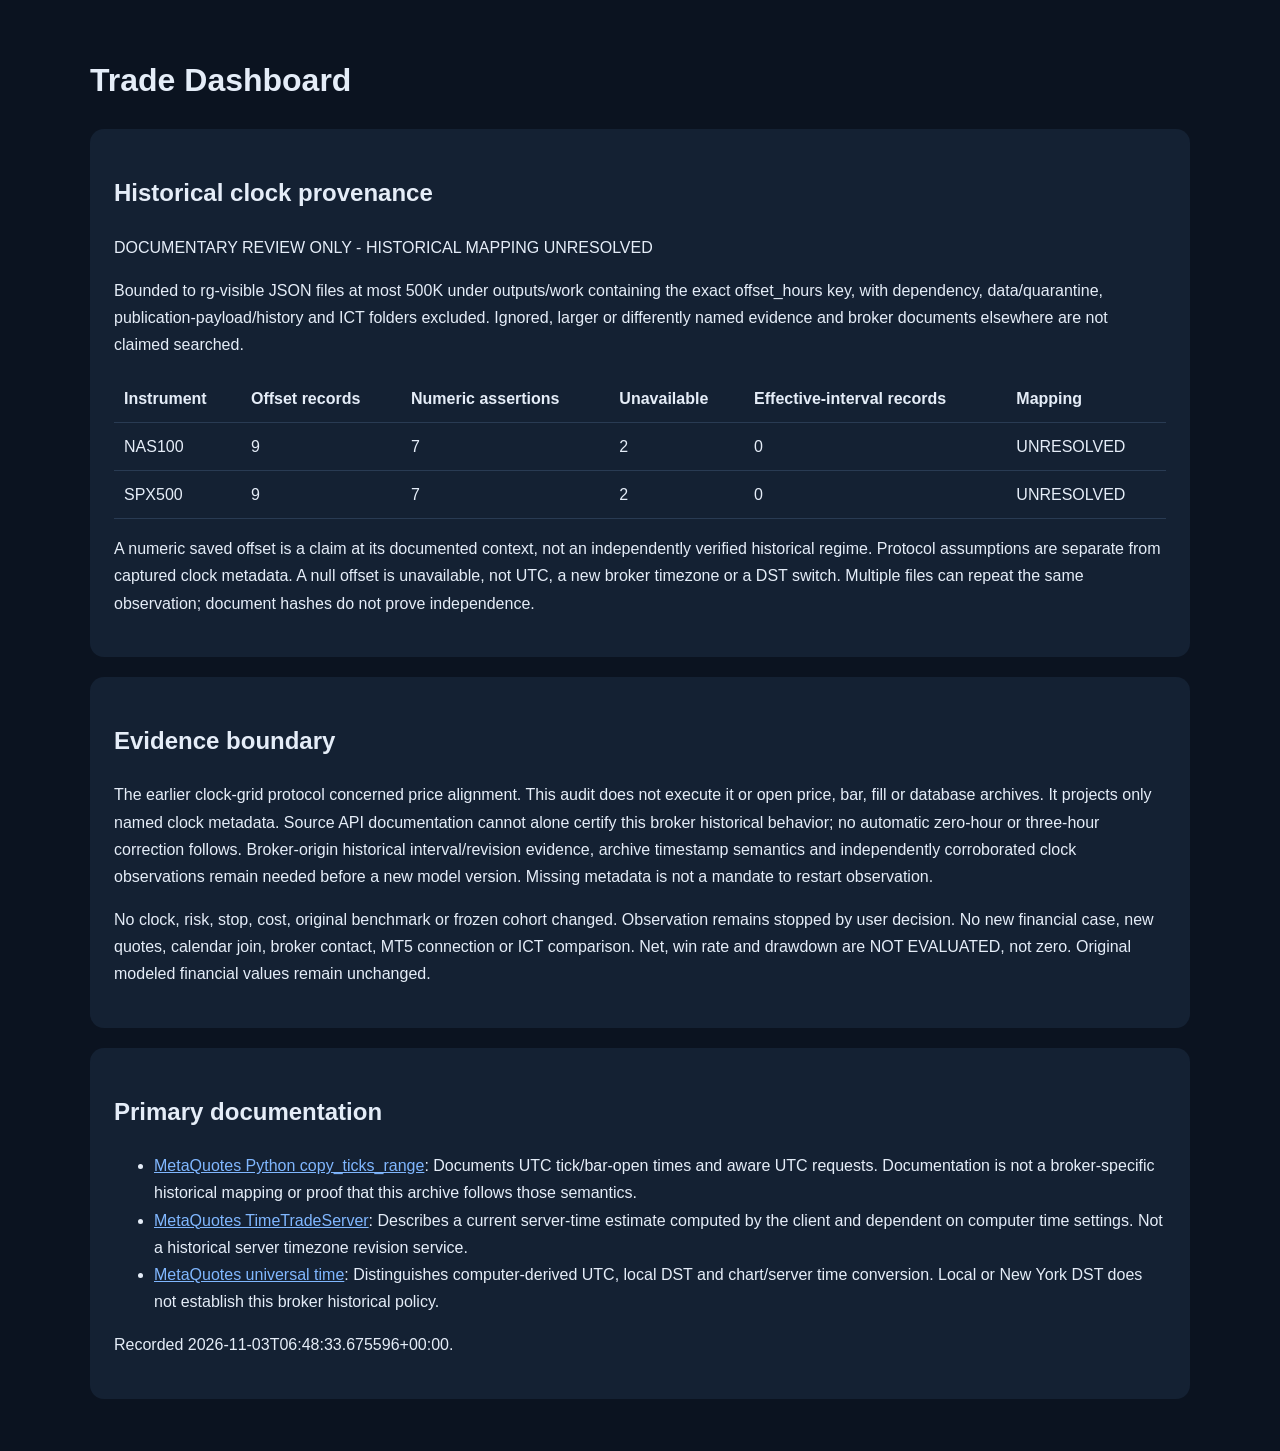
<file: research/atlas-continuous/2026-11-02/clock-provenance.html>
<!doctype html><html lang="en"><head><meta charset="utf-8"><meta name="viewport" content="width=device-width,initial-scale=1"><title>Trade Dashboard</title><style>body{background:#0b1320;color:#e5edf8;font:16px/1.7 Segoe UI,sans-serif;max-width:1100px;margin:auto;padding:32px}section{background:#142133;border-radius:14px;padding:24px;margin:20px 0}a{color:#80b7ff}table{border-collapse:collapse;width:100%}td,th{padding:10px;text-align:left;border-bottom:1px solid #293b53}.scroll{overflow:auto}</style></head><body><h1>Trade Dashboard</h1><section><h2>Historical clock provenance</h2><p>DOCUMENTARY REVIEW ONLY - HISTORICAL MAPPING UNRESOLVED</p><p>Bounded to rg-visible JSON files at most 500K under outputs/work containing the exact offset_hours key, with dependency, data/quarantine, publication-payload/history and ICT folders excluded. Ignored, larger or differently named evidence and broker documents elsewhere are not claimed searched.</p><div class="scroll"><table><tr><th>Instrument</th><th>Offset records</th><th>Numeric assertions</th><th>Unavailable</th><th>Effective-interval records</th><th>Mapping</th></tr><tr><td>NAS100</td><td>9</td><td>7</td><td>2</td><td>0</td><td>UNRESOLVED</td></tr><tr><td>SPX500</td><td>9</td><td>7</td><td>2</td><td>0</td><td>UNRESOLVED</td></tr></table></div><p>A numeric saved offset is a claim at its documented context, not an independently verified historical regime. Protocol assumptions are separate from captured clock metadata. A null offset is unavailable, not UTC, a new broker timezone or a DST switch. Multiple files can repeat the same observation; document hashes do not prove independence.</p></section><section><h2>Evidence boundary</h2><p>The earlier clock-grid protocol concerned price alignment. This audit does not execute it or open price, bar, fill or database archives. It projects only named clock metadata. Source API documentation cannot alone certify this broker historical behavior; no automatic zero-hour or three-hour correction follows. Broker-origin historical interval/revision evidence, archive timestamp semantics and independently corroborated clock observations remain needed before a new model version. Missing metadata is not a mandate to restart observation.</p><p>No clock, risk, stop, cost, original benchmark or frozen cohort changed. Observation remains stopped by user decision. No new financial case, new quotes, calendar join, broker contact, MT5 connection or ICT comparison. Net, win rate and drawdown are NOT EVALUATED, not zero. Original modeled financial values remain unchanged.</p></section><section><h2>Primary documentation</h2><ul><li><a href="https://www.mql5.com/en/docs/python_metatrader5/mt5copyticksrange_py">MetaQuotes Python copy_ticks_range</a>: Documents UTC tick/bar-open times and aware UTC requests. Documentation is not a broker-specific historical mapping or proof that this archive follows those semantics.</li><li><a href="https://www.mql5.com/en/docs/dateandtime/timetradeserver">MetaQuotes TimeTradeServer</a>: Describes a current server-time estimate computed by the client and dependent on computer time settings. Not a historical server timezone revision service.</li><li><a href="https://www.mql5.com/en/book/common/timing/timing_gmt">MetaQuotes universal time</a>: Distinguishes computer-derived UTC, local DST and chart/server time conversion. Local or New York DST does not establish this broker historical policy.</li></ul><p>Recorded 2026-11-03T06:48:33.675596+00:00.</p></section></body></html>
</file>
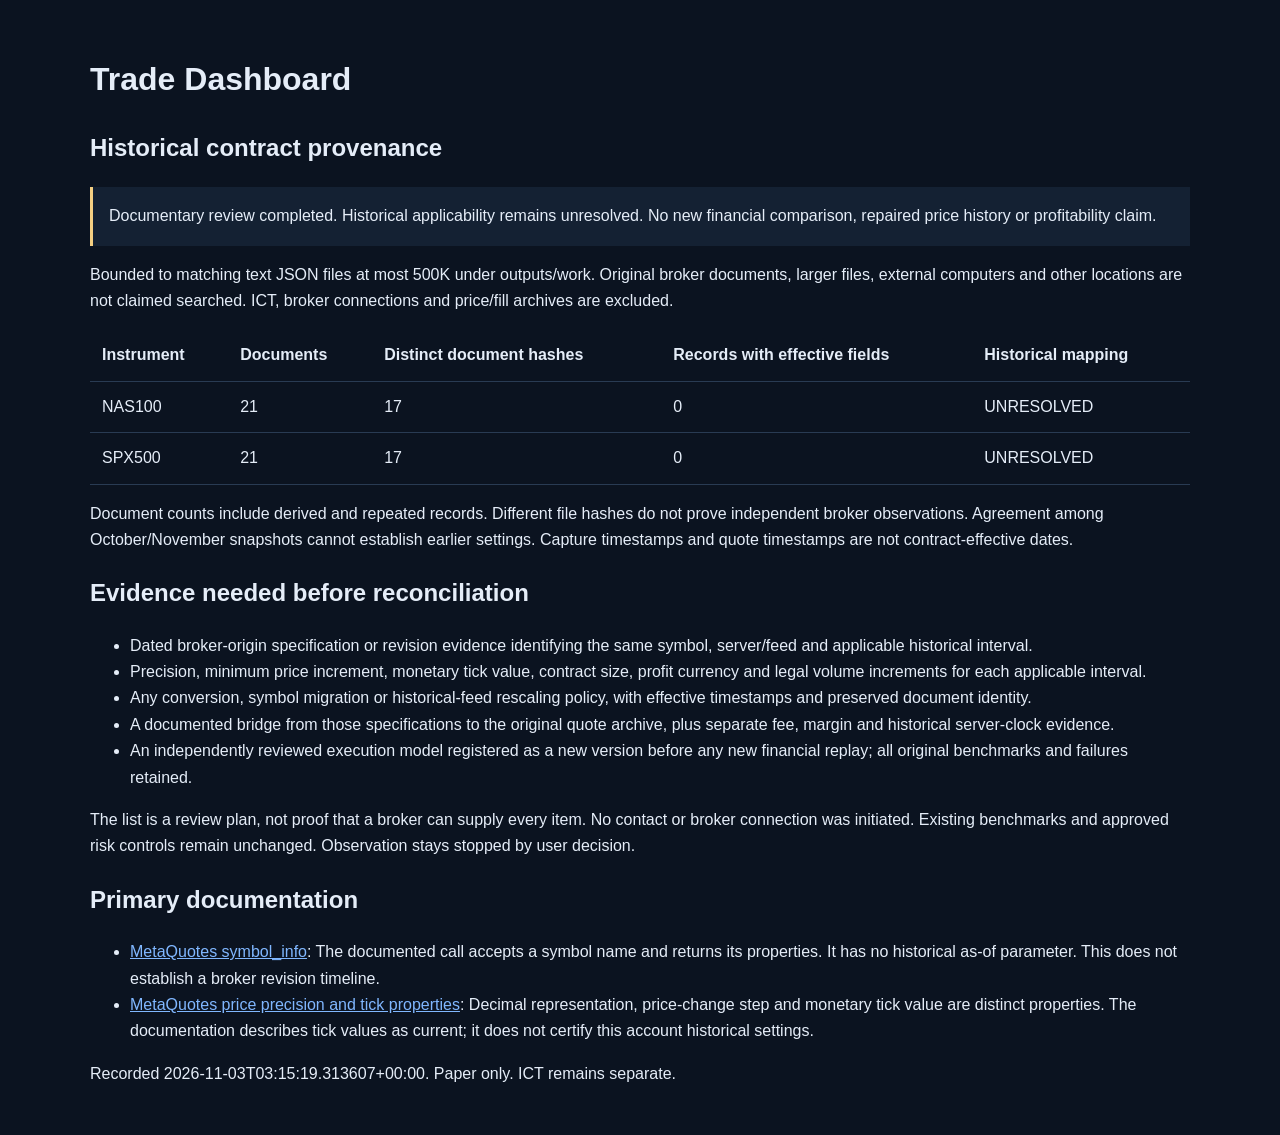
<file: research/atlas-continuous/2026-11-02/contract-provenance.html>
<!doctype html><html lang="en"><head><meta charset="utf-8"><meta name="viewport" content="width=device-width,initial-scale=1"><title>Trade Dashboard</title><style>body{background:#0b1320;color:#e5edf8;font:16px/1.65 Segoe UI,sans-serif;max-width:1100px;margin:auto;padding:32px}a{color:#80b7ff}table{border-collapse:collapse;width:100%}td,th{padding:12px;border-bottom:1px solid #293b53;text-align:left}.notice{border-left:3px solid #f4cf82;padding:16px;background:#142133}</style></head><body><h1>Trade Dashboard</h1><h2>Historical contract provenance</h2><p class="notice">Documentary review completed. Historical applicability remains unresolved. No new financial comparison, repaired price history or profitability claim.</p><p>Bounded to matching text JSON files at most 500K under outputs/work. Original broker documents, larger files, external computers and other locations are not claimed searched. ICT, broker connections and price/fill archives are excluded.</p><table><thead><tr><th>Instrument</th><th>Documents</th><th>Distinct document hashes</th><th>Records with effective fields</th><th>Historical mapping</th></tr></thead><tbody><tr><td>NAS100</td><td>21</td><td>17</td><td>0</td><td>UNRESOLVED</td></tr><tr><td>SPX500</td><td>21</td><td>17</td><td>0</td><td>UNRESOLVED</td></tr></tbody></table><p>Document counts include derived and repeated records. Different file hashes do not prove independent broker observations. Agreement among October/November snapshots cannot establish earlier settings. Capture timestamps and quote timestamps are not contract-effective dates.</p><h2>Evidence needed before reconciliation</h2><ul><li>Dated broker-origin specification or revision evidence identifying the same symbol, server/feed and applicable historical interval.</li><li>Precision, minimum price increment, monetary tick value, contract size, profit currency and legal volume increments for each applicable interval.</li><li>Any conversion, symbol migration or historical-feed rescaling policy, with effective timestamps and preserved document identity.</li><li>A documented bridge from those specifications to the original quote archive, plus separate fee, margin and historical server-clock evidence.</li><li>An independently reviewed execution model registered as a new version before any new financial replay; all original benchmarks and failures retained.</li></ul><p>The list is a review plan, not proof that a broker can supply every item. No contact or broker connection was initiated. Existing benchmarks and approved risk controls remain unchanged. Observation stays stopped by user decision.</p><h2>Primary documentation</h2><ul><li><a href="https://www.mql5.com/en/docs/python_metatrader5/mt5symbolinfo_py">MetaQuotes symbol_info</a>: The documented call accepts a symbol name and returns its properties. It has no historical as-of parameter. This does not establish a broker revision timeline.</li><li><a href="https://www.mql5.com/en/book/automation/symbols/symbols_point_tick">MetaQuotes price precision and tick properties</a>: Decimal representation, price-change step and monetary tick value are distinct properties. The documentation describes tick values as current; it does not certify this account historical settings.</li></ul><p>Recorded 2026-11-03T03:15:19.313607+00:00. Paper only. ICT remains separate.</p></body></html>
</file>
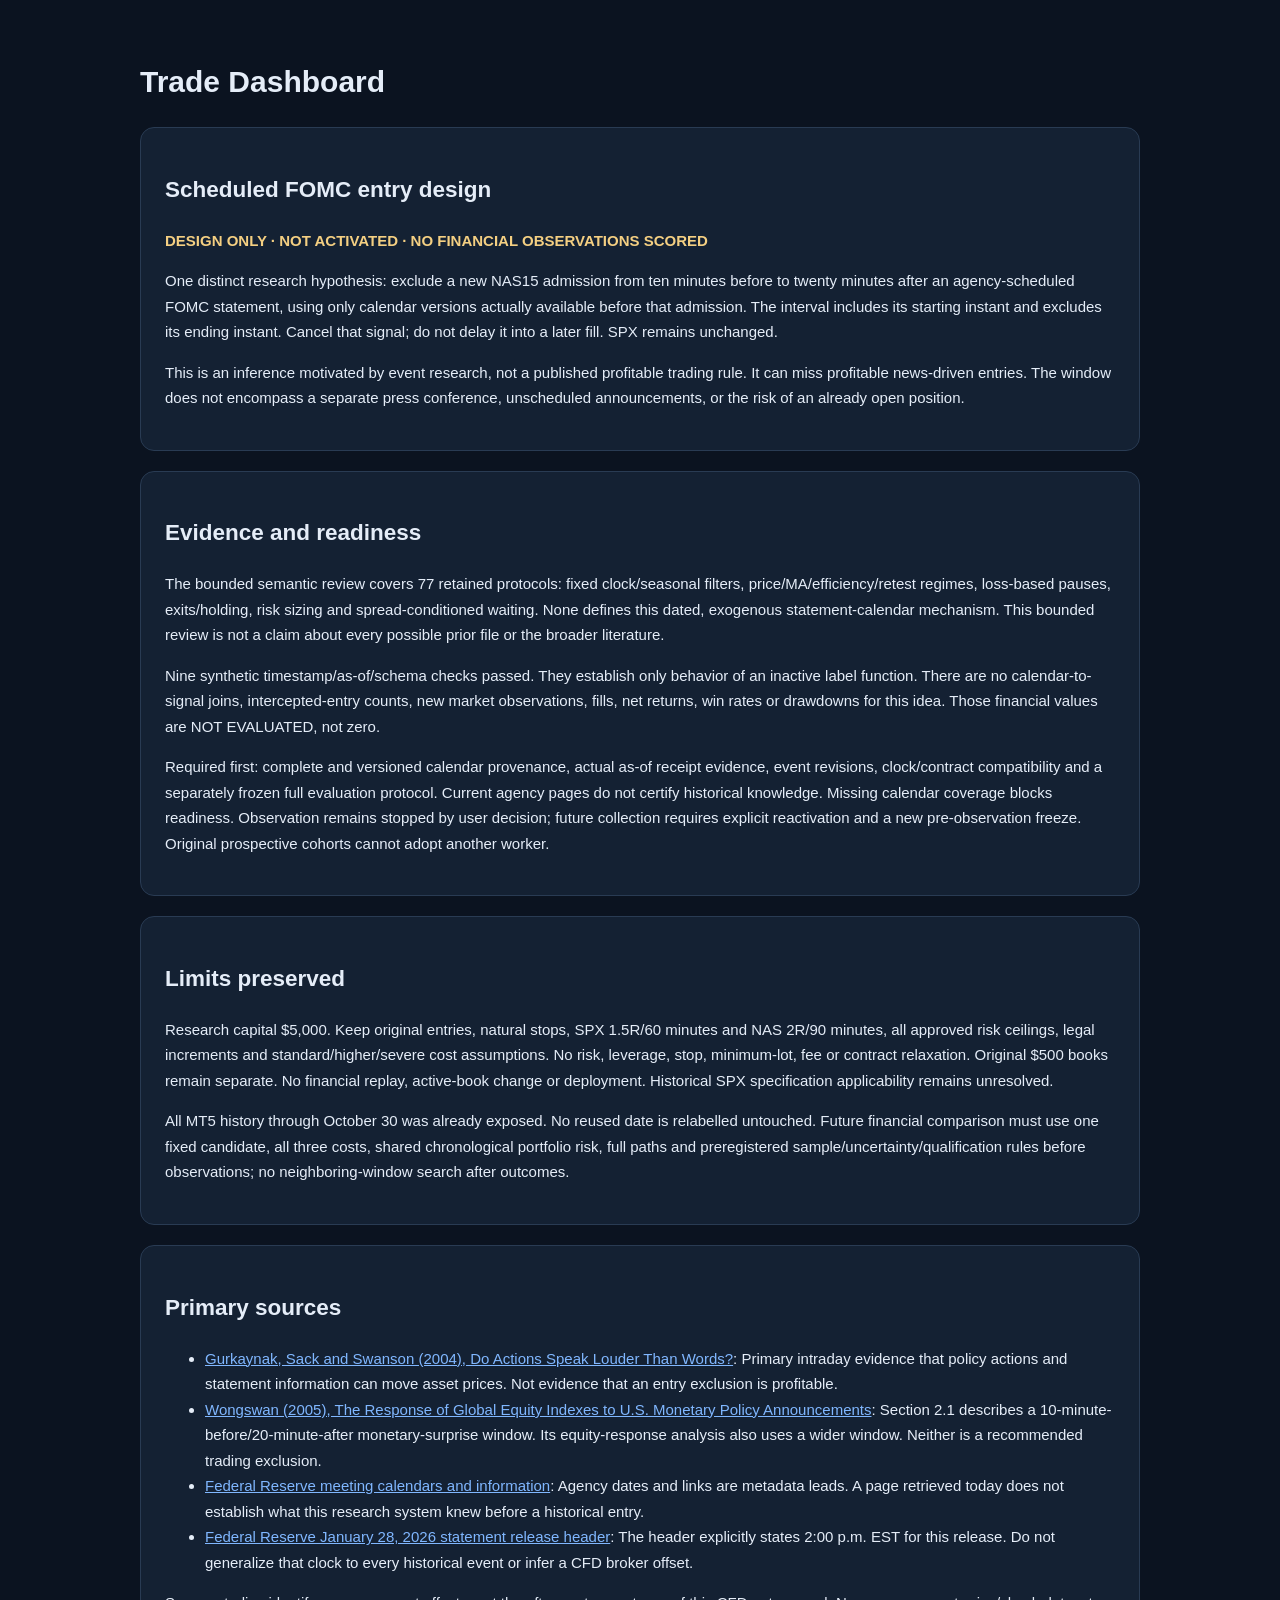
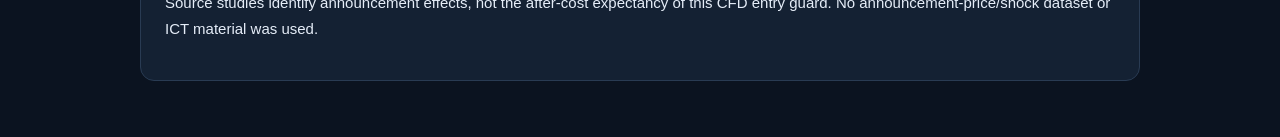
<file: research/atlas-continuous/2026-11-02/fomc-entry-design.html>
<!doctype html><html lang="en"><meta charset="utf-8"><meta name="viewport" content="width=device-width,initial-scale=1"><title>Trade Dashboard</title><style>body{background:#0b1320;color:#e5edf8;font:15px/1.7 "Segoe UI",sans-serif;margin:auto;max-width:1000px;padding:36px}section{background:#142133;border:1px solid #293b53;padding:24px;margin:20px 0;border-radius:14px}a{color:#80b7ff}strong{color:#f4cf82}</style><h1>Trade Dashboard</h1><section><h2>Scheduled FOMC entry design</h2><p><strong>DESIGN ONLY · NOT ACTIVATED · NO FINANCIAL OBSERVATIONS SCORED</strong></p><p>One distinct research hypothesis: exclude a new NAS15 admission from ten minutes before to twenty minutes after an agency-scheduled FOMC statement, using only calendar versions actually available before that admission. The interval includes its starting instant and excludes its ending instant. Cancel that signal; do not delay it into a later fill. SPX remains unchanged.</p><p>This is an inference motivated by event research, not a published profitable trading rule. It can miss profitable news-driven entries. The window does not encompass a separate press conference, unscheduled announcements, or the risk of an already open position.</p></section><section><h2>Evidence and readiness</h2><p>The bounded semantic review covers 77 retained protocols: fixed clock/seasonal filters, price/MA/efficiency/retest regimes, loss-based pauses, exits/holding, risk sizing and spread-conditioned waiting. None defines this dated, exogenous statement-calendar mechanism. This bounded review is not a claim about every possible prior file or the broader literature.</p><p>Nine synthetic timestamp/as-of/schema checks passed. They establish only behavior of an inactive label function. There are no calendar-to-signal joins, intercepted-entry counts, new market observations, fills, net returns, win rates or drawdowns for this idea. Those financial values are NOT EVALUATED, not zero.</p><p>Required first: complete and versioned calendar provenance, actual as-of receipt evidence, event revisions, clock/contract compatibility and a separately frozen full evaluation protocol. Current agency pages do not certify historical knowledge. Missing calendar coverage blocks readiness. Observation remains stopped by user decision; future collection requires explicit reactivation and a new pre-observation freeze. Original prospective cohorts cannot adopt another worker.</p></section><section><h2>Limits preserved</h2><p>Research capital $5,000. Keep original entries, natural stops, SPX 1.5R/60 minutes and NAS 2R/90 minutes, all approved risk ceilings, legal increments and standard/higher/severe cost assumptions. No risk, leverage, stop, minimum-lot, fee or contract relaxation. Original $500 books remain separate. No financial replay, active-book change or deployment. Historical SPX specification applicability remains unresolved.</p><p>All MT5 history through October 30 was already exposed. No reused date is relabelled untouched. Future financial comparison must use one fixed candidate, all three costs, shared chronological portfolio risk, full paths and preregistered sample/uncertainty/qualification rules before observations; no neighboring-window search after outcomes.</p></section><section><h2>Primary sources</h2><ul><li><a href="https://www.federalreserve.gov/pubs/feds/2004/200466/200466pap.pdf">Gurkaynak, Sack and Swanson (2004), Do Actions Speak Louder Than Words?</a>: Primary intraday evidence that policy actions and statement information can move asset prices. Not evidence that an entry exclusion is profitable.</li><li><a href="https://www.federalreserve.gov/pubs/ifdp/2005/844/ifdp844.htm">Wongswan (2005), The Response of Global Equity Indexes to U.S. Monetary Policy Announcements</a>: Section 2.1 describes a 10-minute-before/20-minute-after monetary-surprise window. Its equity-response analysis also uses a wider window. Neither is a recommended trading exclusion.</li><li><a href="https://www.federalreserve.gov/monetarypolicy/fomccalendars.htm">Federal Reserve meeting calendars and information</a>: Agency dates and links are metadata leads. A page retrieved today does not establish what this research system knew before a historical entry.</li><li><a href="https://www.federalreserve.gov/newsevents/pressreleases/monetary20260128a.htm">Federal Reserve January 28, 2026 statement release header</a>: The header explicitly states 2:00 p.m. EST for this release. Do not generalize that clock to every historical event or infer a CFD broker offset.</li></ul><p>Source studies identify announcement effects, not the after-cost expectancy of this CFD entry guard. No announcement-price/shock dataset or ICT material was used.</p></section></html>
</file>
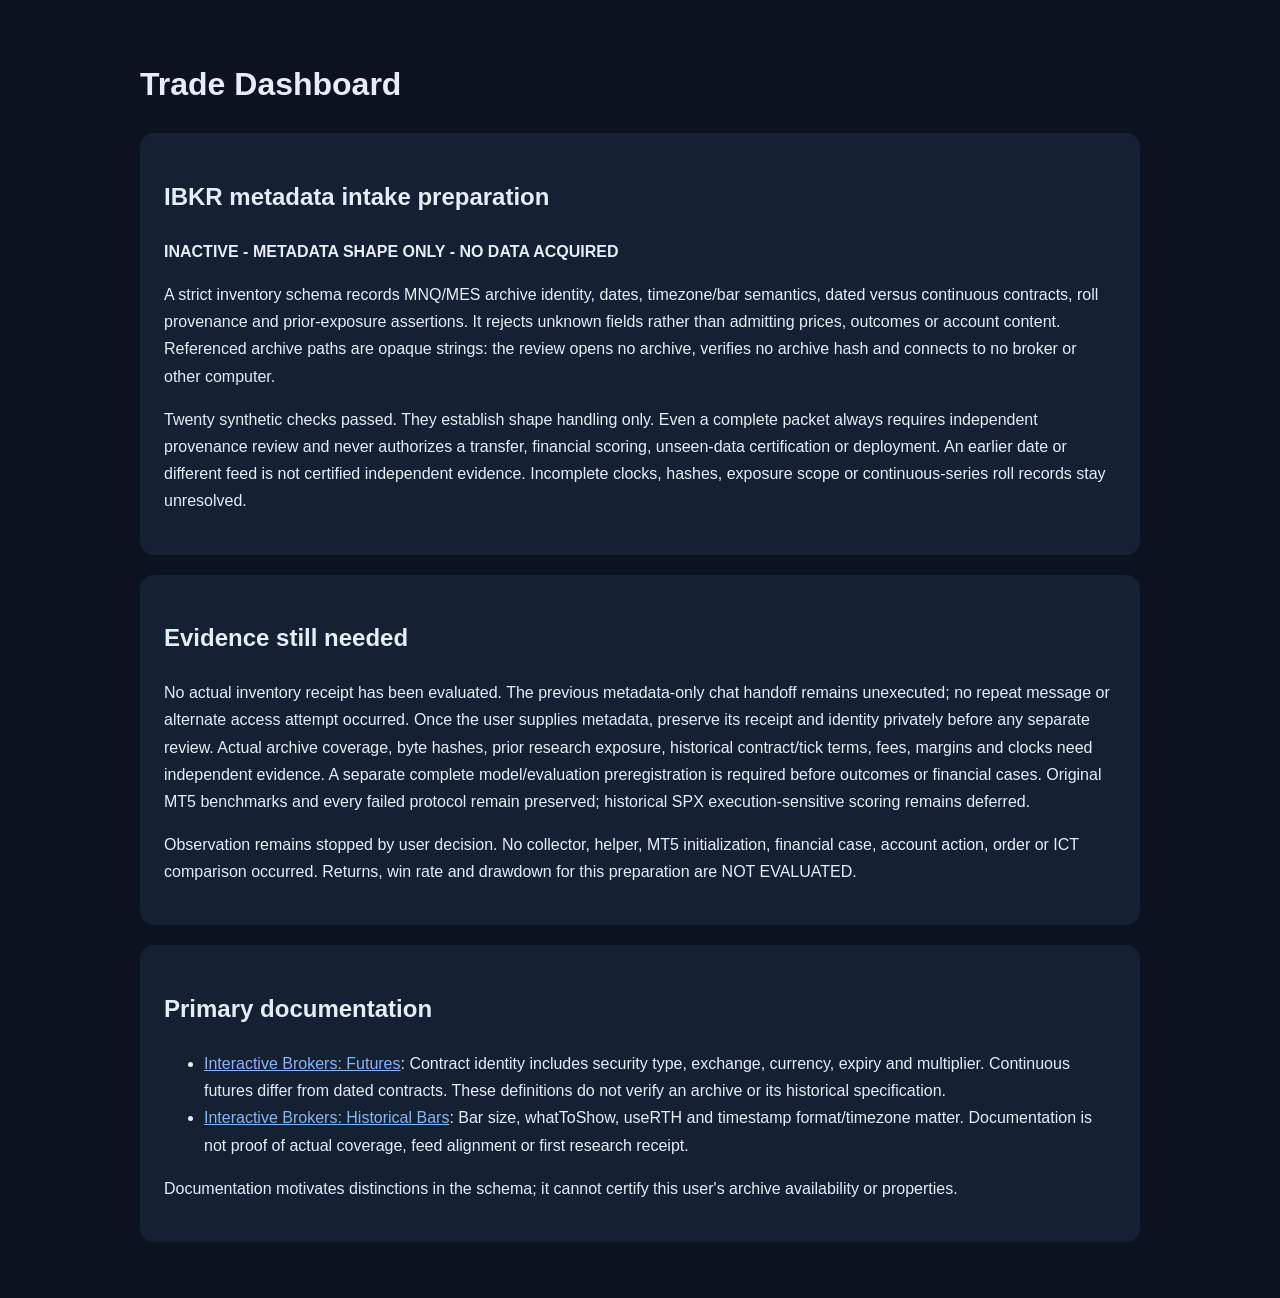
<file: research/atlas-continuous/2026-11-02/ibkr-metadata-intake.html>
<!doctype html><html lang="en"><meta charset="utf-8"><meta name="viewport" content="width=device-width,initial-scale=1"><title>Trade Dashboard</title><style>body{background:#0b1320;color:#e5edf8;font:16px/1.7 "Segoe UI",sans-serif;margin:auto;max-width:1000px;padding:36px}section{background:#142133;padding:24px;margin:20px 0;border-radius:14px}a{color:#80b7ff}</style><h1>Trade Dashboard</h1><section><h2>IBKR metadata intake preparation</h2><p><strong>INACTIVE - METADATA SHAPE ONLY - NO DATA ACQUIRED</strong></p><p>A strict inventory schema records MNQ/MES archive identity, dates, timezone/bar semantics, dated versus continuous contracts, roll provenance and prior-exposure assertions. It rejects unknown fields rather than admitting prices, outcomes or account content. Referenced archive paths are opaque strings: the review opens no archive, verifies no archive hash and connects to no broker or other computer.</p><p>Twenty synthetic checks passed. They establish shape handling only. Even a complete packet always requires independent provenance review and never authorizes a transfer, financial scoring, unseen-data certification or deployment. An earlier date or different feed is not certified independent evidence. Incomplete clocks, hashes, exposure scope or continuous-series roll records stay unresolved.</p></section><section><h2>Evidence still needed</h2><p>No actual inventory receipt has been evaluated. The previous metadata-only chat handoff remains unexecuted; no repeat message or alternate access attempt occurred. Once the user supplies metadata, preserve its receipt and identity privately before any separate review. Actual archive coverage, byte hashes, prior research exposure, historical contract/tick terms, fees, margins and clocks need independent evidence. A separate complete model/evaluation preregistration is required before outcomes or financial cases. Original MT5 benchmarks and every failed protocol remain preserved; historical SPX execution-sensitive scoring remains deferred.</p><p>Observation remains stopped by user decision. No collector, helper, MT5 initialization, financial case, account action, order or ICT comparison occurred. Returns, win rate and drawdown for this preparation are NOT EVALUATED.</p></section><section><h2>Primary documentation</h2><ul><li><a href="https://www.interactivebrokers.com/docs/tws-api/contracts/futures">Interactive Brokers: Futures</a>: Contract identity includes security type, exchange, currency, expiry and multiplier. Continuous futures differ from dated contracts. These definitions do not verify an archive or its historical specification.</li><li><a href="https://www.interactivebrokers.com/docs/tws-api/doc/md/historical-bars">Interactive Brokers: Historical Bars</a>: Bar size, whatToShow, useRTH and timestamp format/timezone matter. Documentation is not proof of actual coverage, feed alignment or first research receipt.</li></ul><p>Documentation motivates distinctions in the schema; it cannot certify this user's archive availability or properties.</p></section></html>
</file>
